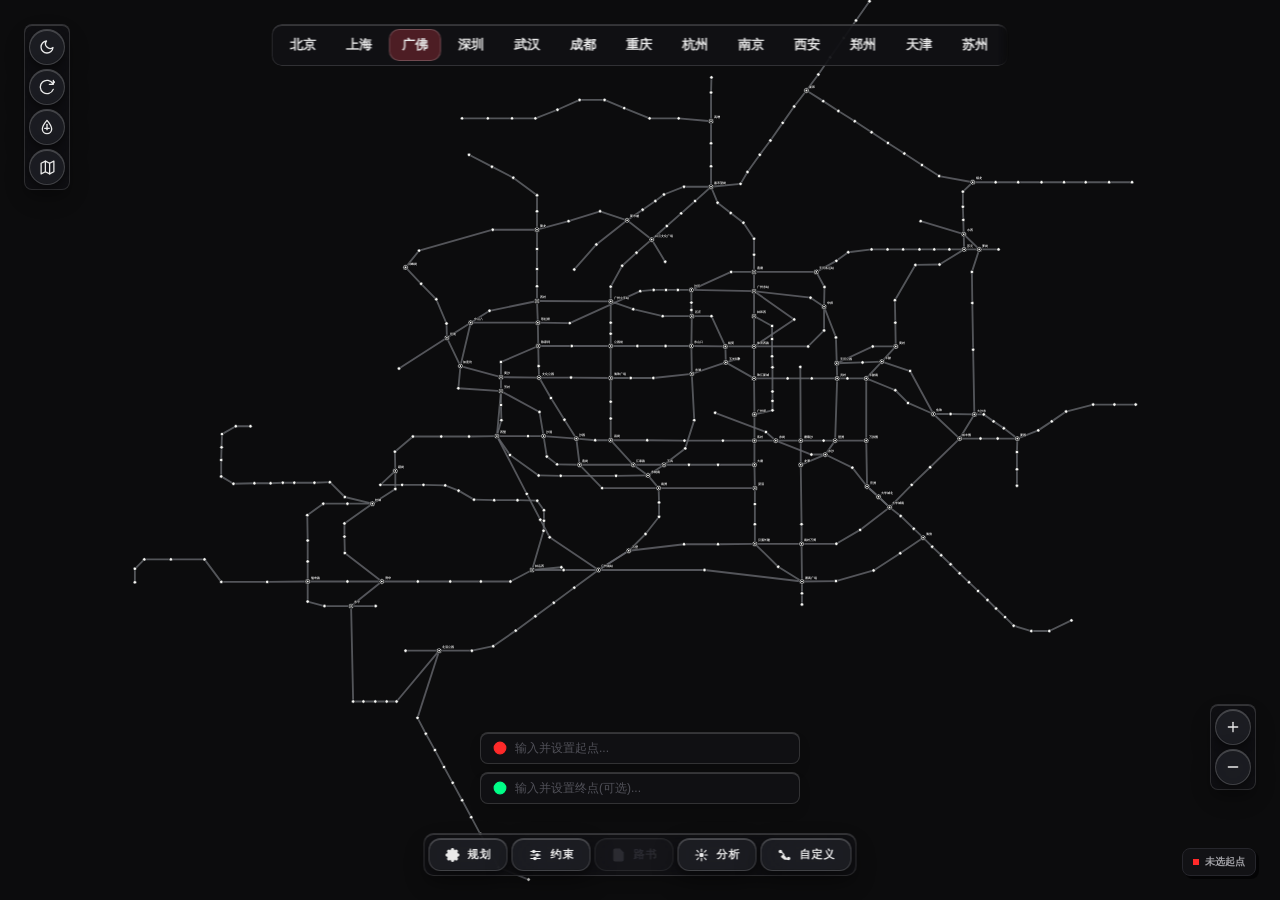
<file: index.html>
<!DOCTYPE html>
<html lang="zh-CN">
<head>
    <meta charset="UTF-8">
    <meta name="viewport" content="width=device-width, initial-scale=1.0, viewport-fit=cover">
    <title>地铁路网线路研究</title>
    
    <!-- Google Fonts -->
    <link rel="preconnect" href="https://fonts.googleapis.com">
    <link rel="preconnect" href="https://fonts.gstatic.com" crossorigin>
    <link href="https://fonts.googleapis.com/css2?family=Outfit:wght@400;500;600;700;800&family=Inter:wght@400;500;600;700&display=swap" rel="stylesheet">
    
    <!-- CSS Style -->
    <link rel="stylesheet" href="styles.css?v=20261115-centrality-mobile-v1">
</head>
<body class="theme-dark">
    <div class="app-container">
        
        <!-- Fullscreen map canvas -->
        <div class="map-section" id="map-section">
            <div class="map-svg-container" id="map-container">
                <!-- SVG map will be rendered dynamically here -->
            </div>
        </div>
        
        <!-- Top Left floating vertical pill (ref app theme/style panel) -->
        <div class="float-panel-left">
            <button class="btn-float" id="btn-theme" title="切换模式">
                <svg viewBox="0 0 24 24" width="16" height="16" stroke="currentColor" stroke-width="2" fill="none" stroke-linecap="round" stroke-linejoin="round">
                    <path d="M21 12.79A9 9 0 1 1 11.21 3 7 7 0 0 0 21 12.79z"></path>
                </svg>
            </button>
            <button class="btn-float" id="btn-reset-map" title="图表重置">
                <svg viewBox="0 0 24 24" width="16" height="16" stroke="currentColor" stroke-width="2" fill="none" stroke-linecap="round" stroke-linejoin="round">
                    <path d="M21.5 2v6h-6M21.34 15.57a10 10 0 1 1-.57-8.38l5.67-5.67"></path>
                </svg>
            </button>
            <button class="btn-float" id="btn-line-colors" title="显示线路官方颜色" aria-pressed="false">
                <svg viewBox="0 0 24 24" width="16" height="16" stroke="currentColor" stroke-width="2" fill="none" stroke-linecap="round" stroke-linejoin="round">
                    <path d="M12 22a7 7 0 0 0 7-7c0-5-7-13-7-13S5 10 5 15a7 7 0 0 0 7 7z"></path>
                    <path d="M12 8v8"></path>
                    <path d="M8.5 14h7"></path>
                </svg>
            </button>
            <button class="btn-float" id="btn-geographic" title="切换地理走向" aria-label="切换地理走向" aria-pressed="false">
                <svg viewBox="0 0 24 24" width="17" height="17" stroke="currentColor" stroke-width="1.8" fill="none" stroke-linecap="round" stroke-linejoin="round"><path d="m3 6 6-3 6 3 6-3v15l-6 3-6-3-6 3z"></path><path d="M9 3v15M15 6v15"></path></svg>
            </button>
        </div>
        <div class="geographic-credit">地理走向数据：© OpenStreetMap contributors</div>
        
        <!-- Floating city selector tabs -->
        <div class="city-tab-container" id="city-tab-container" role="tablist" aria-label="选择城市地铁网络，左右滑动查看更多城市" title="左右滑动查看更多城市">
        </div>
        
        <!-- Bottom Right floating vertical zoom pill (ref app share/focus panel) -->
        <div class="float-panel-right">
            <button class="btn-float" id="btn-zoom-in" title="放大">
                <svg viewBox="0 0 24 24" width="16" height="16" stroke="currentColor" stroke-width="2" fill="none" stroke-linecap="round" stroke-linejoin="round">
                    <line x1="12" y1="5" x2="12" y2="19"></line>
                    <line x1="5" y1="12" x2="19" y2="12"></line>
                </svg>
            </button>
            <button class="btn-float" id="btn-zoom-out" title="缩小">
                <svg viewBox="0 0 24 24" width="16" height="16" stroke="currentColor" stroke-width="2" fill="none" stroke-linecap="round" stroke-linejoin="round">
                    <line x1="5" y1="12" x2="19" y2="12"></line>
                </svg>
            </button>
        </div>

        <!-- Floating start/end station search pill -->
        <div class="search-pill-container" id="search-pill-container">
            <div class="search-pill" style="margin-bottom: 8px;">
                <span class="search-pill-icon" style="color: var(--state-start);">
                    <svg viewBox="0 0 24 24" width="14" height="14" stroke="currentColor" stroke-width="2" fill="none" stroke-linecap="round" stroke-linejoin="round">
                        <circle cx="12" cy="12" r="10" fill="currentColor"></circle>
                    </svg>
                </span>
                <input type="text" class="search-pill-input" id="search-start-input" placeholder="输入并设置起点..." autocomplete="off" aria-label="起点站">
                <div class="suggestions-box" id="start-suggestions" role="listbox" aria-label="起点站建议" style="display:none; bottom:calc(100% + 8px); top:auto;"></div>
            </div>
            <div class="search-pill" id="search-end-pill">
                <span class="search-pill-icon" style="color: var(--state-end);">
                    <svg viewBox="0 0 24 24" width="14" height="14" stroke="currentColor" stroke-width="2" fill="none" stroke-linecap="round" stroke-linejoin="round">
                        <circle cx="12" cy="12" r="10" fill="currentColor"></circle>
                    </svg>
                </span>
                <input type="text" class="search-pill-input" id="search-end-input" placeholder="输入并设置终点(可选)..." autocomplete="off" aria-label="终点站">
                <div class="suggestions-box" id="end-suggestions" role="listbox" aria-label="终点站建议" style="display:none; bottom:calc(100% + 8px); top:auto;"></div>
            </div>
        </div>
        
        <!-- Floating bottom navigation bar (ref main navigation bar) -->
        <div class="bottom-nav-bar" id="bottom-nav-bar">
            <button class="nav-item" id="nav-rules" data-target="drawer-rules">
                <span class="nav-item-icon">
                    <svg viewBox="0 0 24 24" width="14" height="14" stroke="currentColor" stroke-width="2" fill="none" stroke-linecap="round" stroke-linejoin="round">
                        <circle cx="12" cy="12" r="3"></circle>
                        <path d="M19.4 15a1.65 1.65 0 0 0 .33 1.82l.06.06a2 2 0 1 1-2.83 2.83l-.06-.06a1.65 1.65 0 0 0-1.82-.33 1.65 1.65 0 0 0-1 1.51V21a2 2 0 0 1-4 0v-.09A1.65 1.65 0 0 0 9 19.4a1.65 1.65 0 0 0-1.82.33l-.06.06a2 2 0 1 1-2.83-2.83l.06-.06a1.65 1.65 0 0 0 .33-1.82 1.65 1.65 0 0 0-1.51-1H3a2 2 0 0 1 0-4h.09A1.65 1.65 0 0 0 4.6 9a1.65 1.65 0 0 0-.33-1.82l-.06-.06a2 2 0 1 1 2.83-2.83l.06.06a1.65 1.65 0 0 0 1.82.33H9a1.65 1.65 0 0 0 1-1.51V3a2 2 0 0 1 4 0v.09a1.65 1.65 0 0 0 1 1.51 1.65 1.65 0 0 0 1.82-.33l.06-.06a2 2 0 1 1 2.83 2.83l-.06.06a1.65 1.65 0 0 0-.33 1.82V9a1.65 1.65 0 0 0 1.51 1H21a2 2 0 0 1 0 4h-.09a1.65 1.65 0 0 0-1.51 1z"></path>
                    </svg>
                </span>
                <span class="nav-item-label">规划</span>
            </button>
            <button class="nav-item" id="nav-constraints" data-target="drawer-constraints">
                <span class="nav-item-icon">
                    <svg viewBox="0 0 24 24" width="14" height="14" stroke="currentColor" stroke-width="2" fill="none" stroke-linecap="round" stroke-linejoin="round">
                        <line x1="4" y1="6" x2="20" y2="6"></line>
                        <line x1="4" y1="12" x2="20" y2="12"></line>
                        <line x1="4" y1="18" x2="20" y2="18"></line>
                        <circle cx="9" cy="6" r="2"></circle>
                        <circle cx="15" cy="12" r="2"></circle>
                        <circle cx="11" cy="18" r="2"></circle>
                    </svg>
                </span>
                <span class="nav-item-label">约束</span>
            </button>
            <button class="nav-item" id="nav-roadbook" data-target="drawer-roadbook" disabled aria-disabled="true">
                <span class="nav-item-icon">
                    <svg viewBox="0 0 24 24" width="14" height="14" stroke="currentColor" stroke-width="2" fill="none" stroke-linecap="round" stroke-linejoin="round">
                        <path d="M14 2H6a2 2 0 0 0-2 2v16a2 2 0 0 0 2 2h12a2 2 0 0 0 2-2V8z"></path>
                        <polyline points="14 2 14 8 20 8"></polyline>
                        <line x1="16" y1="13" x2="8" y2="13"></line>
                        <line x1="16" y1="17" x2="8" y2="17"></line>
                    </svg>
                </span>
                <span class="nav-item-label">路书</span>
            </button>
            <button class="nav-item" id="nav-analysis" data-target="drawer-analysis">
                <span class="nav-item-icon">
                    <svg viewBox="0 0 24 24" width="14" height="14" stroke="currentColor" stroke-width="2" fill="none" stroke-linecap="round" stroke-linejoin="round">
                        <circle cx="12" cy="12" r="3"></circle>
                        <line x1="12" y1="2" x2="12" y2="6"></line>
                        <line x1="12" y1="18" x2="12" y2="22"></line>
                        <line x1="4.22" y1="4.22" x2="7.05" y2="7.05"></line>
                        <line x1="16.95" y1="16.95" x2="19.78" y2="19.78"></line>
                        <line x1="2" y1="12" x2="6" y2="12"></line>
                        <line x1="18" y1="12" x2="22" y2="12"></line>
                        <line x1="4.22" y1="19.78" x2="7.05" y2="16.95"></line>
                        <line x1="16.95" y1="7.05" x2="19.78" y2="4.22"></line>
                    </svg>
                </span>
                <span class="nav-item-label">分析</span>
            </button>
            <button class="nav-item" id="nav-custom-route" data-target="drawer-custom-route" type="button">
                <span class="nav-item-icon" aria-hidden="true">
                    <svg viewBox="0 0 24 24" width="14" height="14" stroke="currentColor" stroke-width="2" fill="none" stroke-linecap="round" stroke-linejoin="round">
                        <circle cx="5" cy="6" r="2"></circle>
                        <circle cx="19" cy="18" r="2"></circle>
                        <path d="M7 7l4 4-4 4 5 4h5"></path>
                    </svg>
                </span>
                <span class="nav-item-label">自定义</span>
            </button>
        </div>
        
        <!-- Floating Glassmorphism Side Drawer (unified config dialog) -->
        <div class="glass-panel floating-drawer" id="floating-drawer">
            <div class="drawer-header">
                <div class="drawer-title" id="drawer-title">规则设置</div>
                <button class="drawer-close" id="btn-drawer-close">×</button>
            </div>
            
            <!-- Floating helper tooltip box -->
            <div class="glass-panel tooltip-box" id="mode-tooltip-box" style="display:none; position:absolute; z-index:200; left:16px; top:140px; width:calc(100% - 32px); padding:12px; font-size:11px; line-height:1.5; color:var(--text-secondary); border-radius:12px; pointer-events:auto; box-shadow:0 8px 32px rgba(0,0,0,0.85); background:var(--panel-bg); border:1px solid var(--border-color);">
                <div style="font-weight:bold; color:var(--text-primary); margin-bottom:6px; display:flex; justify-content:space-between; align-items:center;">
                    <span>规划模式说明</span>
                    <span id="btn-tooltip-close" style="cursor:pointer; font-size:14px; color:var(--text-muted);">×</span>
                </div>
                <div style="margin-bottom:8px;">
                    <b style="color:var(--neon-blue);">● 单向路径</b>：从起点出发探索一条最长路线，终点站可以为任意其他车站（不要求返回起点）。
                </div>
                <div>
                    <b style="color:var(--neon-pink);">● 闭环回路</b>：路径的终点必须重合回到起点站，形成一条完整的首尾相连的环状圈。
                </div>
            </div>
            
            <div class="drawer-content">
                
                <!-- Pane 1: Rules Config -->
                <div class="config-pane" id="pane-rules" style="display:none; flex-direction:column; gap:14px;">
                    <div class="switch-container">
                        <span class="switch-label">允许重复经过车站</span>
                        <label class="switch">
                            <input type="checkbox" id="allow-station-reuse" checked>
                            <span class="slider"></span>
                        </label>
                    </div>

                    <div class="switch-container">
                        <span class="switch-label">允许重复经过线路</span>
                        <label class="switch">
                            <input type="checkbox" id="allow-line-reuse" checked>
                            <span class="slider"></span>
                        </label>
                    </div>
                    
                    <div class="form-item">
                        <div class="switch-container">
                            <span class="switch-label">限制最大换乘次数</span>
                            <label class="switch">
                                <input type="checkbox" id="limit-transfers-toggle">
                                <span class="slider"></span>
                            </label>
                        </div>
                        <div class="slider-wrapper" id="transfers-slider-container" style="display:none; margin-top:8px;">
                            <input type="range" class="slider-input" id="max-transfers" min="0" max="20" value="5">
                            <span class="slider-val" id="max-transfers-val">5</span>
                        </div>
                    </div>
                    
                    <div class="form-item">
                        <div class="switch-container">
                            <span class="switch-label">限制使用最多线路数</span>
                            <label class="switch">
                                <input type="checkbox" id="limit-lines-toggle">
                                <span class="slider"></span>
                            </label>
                        </div>
                        <div class="slider-wrapper" id="lines-slider-container" style="display:none; margin-top:8px;">
                            <input type="range" class="slider-input" id="max-lines" min="1" max="23" value="5">
                            <span class="slider-val" id="max-lines-val">5</span>
                        </div>
                    </div>

                    
                    <div class="form-item" style="position:relative;">
                        <label class="form-label" style="display:flex; align-items:center; gap:4px;">
                            规划模式
                            <span class="info-icon" id="mode-info-icon" style="cursor:pointer; opacity:0.6; font-size:10px; font-weight:bold; border: 1px solid var(--border-color); padding: 0 4px; line-height:1.2;">i</span>
                        </label>
                        <div class="tab-switcher">
                            <button class="tab-btn active" id="mode-path" data-mode="path">单向路径</button>
                            <button class="tab-btn" id="mode-loop" data-mode="loop">闭环回路</button>
                        </div>
                    </div>

                    <div class="form-item">
                        <label class="form-label">最长目标</label>
                        <div class="tab-switcher">
                            <button class="tab-btn active" id="metric-edges" data-metric="edges">最多区间数</button>
                            <button class="tab-btn" id="metric-distance" data-metric="distance">最长估算距离</button>
                        </div>
                    </div>
                    
                    <button class="btn-primary" id="btn-run-solver" style="margin-top:10px;">
                        <span>开始规划路线</span>
                    </button>
                </div>
                
                <!-- Pane 2: Waypoints Config -->
                <div class="config-pane" id="pane-waypoints" style="display:none; flex-direction:column; gap:12px;">
                    <div class="form-item">
                        <label class="form-label">新增打卡站</label>
                        <div class="autocomplete-container">
                            <input type="text" class="input-text" id="waypoint-input" placeholder="输入并选择打卡站..." autocomplete="off">
                            <div class="suggestions-box" id="waypoint-suggestions" style="display:none;"></div>
                        </div>
                    </div>
                    <div class="form-item">
                        <label class="form-label">当前打卡站列表</label>
                        <div class="chips-container" id="waypoints-chips">
                            <span class="chips-placeholder">暂未添加打卡站</span>
                        </div>
                    </div>
                </div>
                
                <!-- Pane 3: Avoids Config -->
                <div class="config-pane" id="pane-avoids" style="display:none; flex-direction:column; gap:12px;">
                    <div class="form-item">
                        <label class="form-label">新增避让车站或线路</label>
                        <div class="autocomplete-container">
                            <input type="text" class="input-text" id="avoid-input" placeholder="输入并选择车站/线路避开..." autocomplete="off">
                            <div class="suggestions-box" id="avoid-suggestions" style="display:none;"></div>
                        </div>
                    </div>
                    <div class="form-item">
                        <label class="form-label">当前避让黑名单</label>
                        <div class="chips-container" id="avoids-chips">
                            <span class="chips-placeholder">暂未添加避让项</span>
                        </div>
                    </div>
                </div>
                
                <!-- Pane 4: Roadbook Output -->
                <div class="config-pane" id="pane-roadbook" style="display:none; flex-direction:column; gap:14px; height:100%;">
                    <div class="stats-grid">
                        <div class="stat-box">
                            <span class="stat-label">经过区间</span>
                            <span class="stat-value" id="res-edges">0 个</span>
                        </div>
                        <div class="stat-box">
                            <span class="stat-label">途经车站</span>
                            <span class="stat-value" id="res-stations" style="color:var(--neon-blue);">0 个</span>
                        </div>
                        <div class="stat-box">
                            <span class="stat-label">换乘次数</span>
                            <span class="stat-value" id="res-transfers" style="color:var(--neon-pink);">0 次</span>
                        </div>
                        <div class="stat-box">
                            <span class="stat-label">估算距离</span>
                            <span class="stat-value" id="res-distance" style="color:var(--state-end);">0.0 km</span>
                        </div>
                    </div>
                    
                    <button class="btn-primary" id="btn-roadbook-cruise" style="background:var(--state-end); border-color:var(--state-end); color:black; font-weight:bold;">
                        <span>开启路线巡游模拟</span>
                    </button>
                    
                    <div class="roadbook-container">
                        <div class="roadbook-title-row">
                            <div class="roadbook-title-group">
                                <div class="roadbook-title">行车路书</div>
                                <span id="route-approximation-badge" class="route-approximation-badge" hidden title="当前最佳路线，计算未完成" aria-label="当前最佳路线，计算未完成"><span class="route-approximation-ring" aria-hidden="true"></span></span>
                            </div>
                            <button class="roadbook-share-trigger" id="btn-roadbook-share" type="button" title="分享路线">分享</button>
                        </div>
                        <div class="roadbook-list" id="roadbook-list">
                            <div style="font-size:12px; color:var(--text-muted); text-align:center; padding:20px 0;">
                                暂无规划路线，请先在“规则”面板中点击开始
                            </div>
                        </div>
                    </div>
                </div>

                <div class="config-pane" id="pane-custom-route" style="display:none; flex-direction:column; gap:12px;">
                    <button id="btn-custom-route-drawer-toggle" class="custom-route-compact-summary" type="button">
                        <span id="custom-route-compact-count">已选 0 站</span>
                        <span aria-hidden="true">展开</span>
                    </button>
                    <div class="custom-route-summary" id="custom-route-summary">点击任意车站设置起点</div>
                    <div class="stats-grid" aria-live="polite">
                        <div class="stat-box"><span class="stat-label">途经车站</span><span class="stat-value" id="custom-stations">0 个</span></div>
                        <div class="stat-box"><span class="stat-label">换乘次数</span><span class="stat-value" id="custom-transfers">0 次</span></div>
                        <div class="stat-box"><span class="stat-label">估算距离</span><span class="stat-value" id="custom-distance">0.0 km</span></div>
                    </div>
                    <div class="custom-route-actions">
                        <button id="btn-custom-undo" type="button">撤销上一步</button>
                        <button id="btn-custom-clear" type="button">清空</button>
                        <button class="btn-primary" id="btn-custom-confirm" type="button" disabled>确认路线</button>
                    </div>
                </div>

                <!-- Pane 5: Network analysis tools stay separate from the route-planning flow. -->
                <div class="config-pane" id="pane-analysis" style="display:none; flex-direction:column; gap:12px;">
                    <div class="analysis-pane-intro">从线路出发，发现城市的另一种连接。</div>
                    <div class="analysis-card-grid">
                    <button class="analysis-action" id="btn-open-matrix" type="button">
                        <span class="analysis-card-mark" aria-hidden="true"><svg viewBox="0 0 80 48"><path d="M8 12H72M8 24H72M8 36H72M20 7V41M40 7V41M60 7V41"/><circle cx="20" cy="12" r="3"/><circle cx="40" cy="24" r="3"/><circle cx="60" cy="36" r="3"/></svg></span><span class="analysis-card-copy"><span>站间最少站数</span><small>查看站点之间的连接</small></span><span class="analysis-card-arrow" aria-hidden="true">↗</span>
                    </button>
                    <button class="analysis-action" id="btn-open-centrality" type="button">
                        <span class="analysis-card-mark" aria-hidden="true"><svg viewBox="0 0 80 48"><path d="M10 10L40 24 13 39M40 24L68 8M40 24L70 38"/><circle cx="40" cy="24" r="5"/><circle cx="10" cy="10" r="3"/><circle cx="13" cy="39" r="3"/><circle cx="68" cy="8" r="3"/><circle cx="70" cy="38" r="3"/></svg></span><span class="analysis-card-copy"><span>中心性排行</span><small>发现网络中的关键车站</small></span><span class="analysis-card-arrow" aria-hidden="true">↗</span>
                    </button>
                    <button class="analysis-action analysis-card-featured" id="btn-open-city-extremes" type="button">
                        <span class="analysis-card-mark" aria-hidden="true"><svg viewBox="0 0 80 48"><path d="M17 24C17 11 27 6 40 6S63 12 63 24 53 42 40 42 17 37 17 24Z"/><circle cx="17" cy="24" r="3"/><circle cx="40" cy="6" r="3"/><circle cx="63" cy="24" r="3"/><circle cx="40" cy="42" r="3"/></svg></span><span class="analysis-card-copy"><span>城市线网之最</span><small>探索每座城市的最长路线</small></span><span class="analysis-card-arrow" aria-hidden="true">↗</span>
                    </button>
                    <button class="analysis-action" id="btn-open-rose" type="button"><span class="analysis-card-mark" aria-hidden="true"><svg viewBox="0 0 80 48"><path d="M40 4V44M20 24H60M26 10L54 38M54 10L26 38"/><circle cx="40" cy="24" r="14"/><circle cx="40" cy="24" r="3"/></svg></span><span class="analysis-card-copy"><span>方向玫瑰图</span><small>按线路颜色探索轨道走向</small></span><span class="analysis-card-arrow" aria-hidden="true">↗</span></button>
                    <button class="analysis-action" id="btn-open-detour" type="button"><span class="analysis-card-mark" aria-hidden="true"><svg viewBox="0 0 80 48"><path d="M12 32H68" stroke-dasharray="3 4"/><path d="M12 32V14H40V7H59V20H68V32"/><circle cx="12" cy="32" r="3"/><circle cx="68" cy="32" r="3"/></svg></span><span class="analysis-card-copy"><span>绕路之王</span><small>相隔很近，却要绕行很远</small></span><span class="analysis-card-arrow" aria-hidden="true">↗</span></button>
                    <button class="analysis-action" id="btn-open-failure" type="button"><span class="analysis-card-mark" aria-hidden="true"><svg viewBox="0 0 80 48"><path d="M8 24H31M49 24H72M31 24L36 17M44 31L49 24"/><circle cx="8" cy="24" r="3"/><circle cx="72" cy="24" r="3"/><path d="M40 12V20M40 29V31"/></svg></span><span class="analysis-card-copy"><span>故障影响模拟</span><small>看看中断如何改变线网</small></span><span class="analysis-card-arrow" aria-hidden="true">↗</span></button>
                    </div>
                </div>
                
                <!-- Pane 6: Station Wiki -->
                <div class="config-pane" id="pane-wiki" style="display:none; flex-direction:column; gap:14px; height:100%; overflow-y:auto; padding-right:4px;">
                    <div id="wiki-content" style="display:flex; flex-direction:column; gap:14px;">
                        <!-- Wiki details dynamically populated here -->
                    </div>
                </div>
                
            </div>
        </div>
        
        <!-- Floating interactive popup on map clicks -->
        <div class="map-popup" id="map-popup">
            <div class="map-popup-header" id="popup-station-name">车站名称</div>
            <div class="map-popup-status" id="popup-station-status" hidden></div>
            <button class="map-popup-btn" id="popup-btn-start">设为起点</button>
            <button class="map-popup-btn" id="popup-btn-end">设为终点</button>
            <button class="map-popup-btn" id="popup-btn-waypoint">设为必经打卡站</button>
            <button class="map-popup-btn" id="popup-btn-avoid">设为避让站</button>
            <button class="map-popup-btn" id="popup-btn-cruise" style="display:none; color:var(--state-end); font-weight:bold;">开始巡游路线</button>
            <button class="map-popup-btn" id="popup-btn-wiki" style="color:var(--neon-blue); font-weight:bold;">查看车站百科</button>
            <button class="map-popup-btn danger" id="popup-btn-clear-status" style="display:none;">清除状态</button>
        </div>
        
        <!-- Floating status overlay -->
        <div class="map-status-overlay glass-panel" id="map-status-overlay">
            <div class="map-status-row">
                <span class="map-status-dot"></span>
                <span id="map-status-text" aria-live="polite">未选起点</span>
            </div>
        </div>
        
        <!-- Loading spinner overlay -->
        <div class="loading-overlay" id="loading-overlay">
            <div class="spinner"></div>
            <div class="loading-text" id="loading-text">算法实时计算中...</div>
            <div class="progress-container" style="width: 250px; height: 6px; background: rgba(255,255,255,0.08); border-radius: 3px; overflow: hidden; margin-top: 10px; border: 1px solid var(--border-color);">
                <div class="progress-bar" id="solver-progress-bar" style="width: 0%; height: 100%; background: linear-gradient(90deg, var(--neon-blue), var(--neon-purple)); box-shadow: 0 0 8px var(--neon-blue); transition: width 0.1s ease;"></div>
            </div>
            <div class="loading-subtext" id="solver-progress-text" style="font-size: 11px; color: var(--text-secondary); margin-top: 4px;">已探索 0 个状态 (0%)</div>
            <div class="solver-elapsed-time" id="solver-elapsed-time" aria-live="polite">计算用时 00:00</div>
            <section class="solver-decision-dialog" id="solver-decision-dialog" role="dialog" aria-modal="true" aria-labelledby="solver-decision-title" hidden>
                <h2 id="solver-decision-title">计算仍在进行</h2>
                <p id="solver-decision-copy">正在继续寻找更长路线。</p>
                <div class="solver-decision-actions">
                    <button class="btn-primary" id="btn-use-current-best" type="button">使用当前最佳路线</button>
                    <button id="btn-continue-solver" type="button">继续计算</button>
                    <button class="btn-cancel-solver" id="btn-cancel-decision" type="button">取消计算</button>
                </div>
            </section>
            <button class="btn-cancel-solver" id="btn-cancel-solver">取消计算</button>
        </div>

        <!-- Floating Glassmorphism Cruise Control Panel -->
        <div class="glass-panel cruise-panel" id="cruise-panel" style="display:none;">
            <div class="cruise-header">
                <span class="cruise-title">模拟地铁巡游中</span>
                <button class="cruise-close" id="btn-cruise-stop">×</button>
            </div>
            <div class="cruise-body">
                <div class="cruise-info">
                    <span id="cruise-current-station">当前站: --</span>
                    <span id="cruise-next-station">下一站: --</span>
                </div>
                <div class="cruise-progress-row">
                    <span id="cruise-progress-text">0 / 0</span>
                    <div class="cruise-progress-track"
                         id="cruise-progress-track"
                         role="progressbar"
                         aria-label="路书播放进度"
                         aria-valuemin="0"
                         aria-valuemax="100"
                         aria-valuenow="0">
                        <span id="cruise-progress-bar"></span>
                    </div>
                </div>
                <div class="cruise-controls">
                    <button class="cruise-btn" id="btn-cruise-play-pause">暂停</button>
                    <button class="cruise-btn" id="btn-cruise-replay" style="display:none;">重播</button>
                    <div class="cruise-speed-selector">
                        <button class="speed-btn active" data-speed="1">1x</button>
                        <button class="speed-btn" data-speed="2">2x</button>
                        <button class="speed-btn" data-speed="4">4x</button>
                        <button class="speed-btn" data-speed="8">8x</button>
                    </div>
                    <div style="display:flex; flex-direction:column; gap:4px;">
                        <label class="cruise-toggle">
                            <input type="checkbox" id="cruise-track-toggle" checked>
                            <span>视角追踪</span>
                        </label>
                        <label class="cruise-toggle">
                            <input type="checkbox" id="cruise-loop-toggle">
                            <span>循环播放</span>
                        </label>
                    </div>
                </div>
            </div>
        </div>

        <!-- Direct Shortest Path Matrix Modal -->
        <div class="matrix-modal" id="matrix-modal">
            <div class="matrix-header">
                <span class="matrix-title">站间最少途经站数（含起终点）</span>
                <div class="matrix-header-right">
                    <label class="analysis-filter-group">城市
                        <select id="matrix-city-select" class="analysis-select" aria-label="站间最少站数城市"></select>
                    </label>
                    <label class="analysis-filter-group">起始车站
                        <span class="station-select-wrap">
                            <span id="matrix-start-line-icon" class="station-line-icon" aria-hidden="true"></span>
                            <button type="button" id="matrix-start-trigger" class="analysis-select analysis-select-trigger" aria-haspopup="listbox" aria-expanded="false">全部车站</button>
                            <div id="matrix-start-menu" class="station-select-menu" role="listbox" aria-label="站间最少站数起始车站"></div>
                            <select id="matrix-start-select" class="analysis-select-hidden" aria-hidden="true" tabindex="-1"></select>
                        </span>
                    </label>
                    <span class="matrix-filter-label">最少车站数 >=</span>
                    <input type="number" class="matrix-filter-input" id="matrix-filter-input" value="25" min="1" max="100">
                    <button class="matrix-close" id="btn-matrix-close">×</button>
                </div>
            </div>
            <div class="matrix-warning" id="matrix-warning">
                ⚠️ 满足条件的路线过多，已限流仅展示前 500 条站对。请输入更大的筛选值过滤。
            </div>
            <div class="matrix-body" id="matrix-body">
                <!-- Dynamic list table populated by Javascript -->
            </div>
        </div>
        </div>
        
        <!-- Centrality (Degree / Betweenness) Modal -->
        <div class="matrix-modal" id="centrality-modal" style="display:none; flex-direction:column;">
            <div class="matrix-header" style="flex-direction:row;justify-content:space-between;align-items:center;margin-bottom:8px;padding-bottom:6px;border-bottom:1px solid var(--border-color);">
                <span class="matrix-title" style="display:flex;align-items:center;gap:8px;">
                    车站中心性排行榜
                    <button id="btn-centrality-help-toggle" aria-expanded="false" aria-controls="centrality-help-card" style="background:transparent;border:1px solid var(--border-color);border-radius:4px;color:var(--text-secondary);font-size:10px;padding:2px 8px;cursor:pointer;display:flex;align-items:center;gap:4px;">
                        ❓ 指标说明
                    </button>
                </span>
                <div style="display:flex;align-items:center;gap:16px;">
                    <div class="centrality-city-filter">
                        <span style="font-size:10px;color:var(--text-muted);">城市:</span>
                        <select id="centrality-city-select" class="analysis-select" aria-label="中心性排行城市"></select>
                    </div>
                    <div style="display:flex;align-items:center;gap:6px;">
                        <span style="font-size:10px;color:var(--text-muted);">图空间:</span>
                        <label style="font-size:11px;color:var(--text-secondary);display:flex;align-items:center;gap:3px;cursor:pointer;">
                            <input type="radio" name="centrality-space" value="L" id="centrality-space-L" checked style="accent-color:var(--accent-color);">Space L
                        </label>
                        <label style="font-size:11px;color:var(--text-secondary);display:flex;align-items:center;gap:3px;cursor:pointer;margin-left:8px;">
                            <input type="radio" name="centrality-space" value="P" id="centrality-space-P" style="accent-color:var(--state-end);">Space P
                        </label>
                    </div>
                    
                    <div style="width:1px;height:14px;background:var(--border-color);"></div>

                    <!-- Parameter n input -->
                    <div style="display:flex;align-items:center;gap:6px;">
                        <span style="font-size:10px;color:var(--text-muted);font-weight:bold;">乘坐站数 n (Space L):</span>
                        <input type="number" id="centrality-n-val" min="1" step="1" placeholder="全部" aria-label="乘坐站数 n，留空表示全部" style="width:50px;background:rgba(255,255,255,0.03);border:1px solid var(--border-color);border-radius:4px;color:var(--text-primary);padding:2px 4px;font-size:10px;outline:none;text-align:center;">
                    </div>

                    <div style="width:1px;height:14px;background:var(--border-color);"></div>

                    <!-- Filter for coverage >= value -->
                    <div style="display:flex;align-items:center;gap:6px;">
                        <span style="font-size:10px;color:var(--text-muted);font-weight:bold;">筛选覆盖车站数 ≥:</span>
                        <input type="number" id="centrality-coverage-filter" min="0" placeholder="全部" aria-label="筛选覆盖车站数，留空表示全部" style="width:55px;background:rgba(255,255,255,0.03);border:1px solid var(--border-color);border-radius:4px;color:var(--text-primary);padding:2px 4px;font-size:10px;outline:none;text-align:center;">
                    </div>

                    <button class="matrix-close" id="btn-centrality-close">×</button>
                </div>
            </div>
            
            <!-- Collapsible Inline Help Card -->
            <div id="centrality-help-card" style="display:none;margin-bottom:10px;background:rgba(255,255,255,0.03);border:1px solid var(--border-color);border-radius:8px;padding:12px;font-size:11px;line-height:1.6;color:var(--text-secondary);overflow-y:auto;max-height:260px;flex-shrink:0;">
                <div style="font-weight:bold;color:var(--text-primary);margin-bottom:8px;font-size:12px;display:flex;align-items:center;gap:4px;">
                    📖 地铁网络分析指标与空间使用指南
                </div>
                
                <div style="margin-bottom:10px;">
                    <span style="font-weight:bold;color:var(--accent-color);font-size:11.5px;">▸ Space L（拓扑空间）— “物理轨道几何”</span><br>
                    <span style="color:var(--text-muted);">最接近地铁轨道真实地理排布的模型。只有相邻的物理车站之间有直接连线。</span>
                    <div style="margin-left:8px;margin-top:4px;">
                        • <b style="color:var(--neon-blue);">度数</b>：物理直达的相邻车站个数。即直接连接了几条轨道分支。<br>
                        • <b style="color:var(--neon-purple);">介数</b>：控制物理轨道流向的交通咽喉。介数越高，说明越多的全网物理最短路径需要通过该物理站点。<br>
                        • <b style="color:var(--neon-pink);">随机游走介数</b>：乘客乘车时“盲目游走”或在岔路口随机选择方向时通过该站的概率，有助于识别备用的物理中转站。<br>
                        • <b style="color:var(--state-avoid);">N站覆盖数</b>：以该站为起点，在乘坐至多 n 个车站（n 步物理跳数）以内可以到达的非重复车站总数，反映了局部的物理辐射范围。
                    </div>
                </div>
                
                <div style="border-top:1px solid rgba(255,255,255,0.08);padding-top:8px;">
                    <span style="font-weight:bold;color:var(--state-end);font-size:11.5px;">▸ Space P（乘客转乘空间）— “同线零换乘直达”</span><br>
                    <span style="color:var(--text-muted);">最贴近乘客转乘体感的设计模型。同一条地铁线路上的所有车站之间均直接相连。</span>
                    <div style="margin-left:8px;margin-top:4px;">
                        • <b style="color:var(--neon-blue);">度数（直达辐射范围）</b>：从该站出发，在<b>不需要换乘</b>的情况下能坐一趟车直达的全城车站总数。<br>
                        • <b style="color:var(--neon-purple);">介数（换乘最优咽喉）</b>：若全网乘客出行都选择<b>“换乘次数最少”</b>的路线，有多少条出行路径必须在这个车站换乘。代表了最核心的换乘中枢地位。<br>
                        • <b style="color:var(--neon-pink);">随机游走介数（随缘中转枢纽）</b>：模拟乘客不看导航随缘坐车、换乘时随机选择线路时，作为中转站被途经的频次。能有效发现非最优解但高连通性的隐性换乘咽喉。
                    </div>
                </div>
            </div>



            <p class="centrality-scroll-hint">左右滑动查看全部指标，车站名称保持可见</p>
            <div class="matrix-body" id="centrality-body" style="flex:1;overflow-y:auto;">
                <!-- Dynamic table populated by JS -->
            </div>
        </div>

    </div>

        <!-- Subway Data Source -->
        <!-- City-wide extremes use the existing solver with every station as a candidate start. -->
        <div class="matrix-modal city-extremes-modal" id="city-extremes-modal">
            <div class="matrix-header">
                <div>
                    <div class="matrix-title">城市线网之最</div>
                    <div class="city-extremes-subtitle">按规则扫描全城起点，结果可直接回到地图与路书。</div>
                </div>
                <button class="matrix-close" id="btn-city-extremes-close" aria-label="关闭城市线网之最">×</button>
            </div>
            <div class="city-extremes-controls">
                <label class="city-extremes-field">
                    <span>城市</span>
                    <select id="city-extremes-city"></select>
                </label>
                <fieldset class="city-extremes-rules">
                    <legend>路线规则</legend>
                    <label><input type="radio" name="city-extreme-rule" value="path-reuse" checked> 重复站点最长单向路线</label>
                    <label><input type="radio" name="city-extreme-rule" value="loop-reuse"> 重复站点最长闭环路线</label>
                    <label><input type="radio" name="city-extreme-rule" value="path-simple"> 不重复站点最长单向路线</label>
                    <label><input type="radio" name="city-extreme-rule" value="loop-simple"> 不重复站点最长闭环路线</label>
                </fieldset>
                <fieldset class="city-extremes-rules">
                    <legend>优化目标</legend>
                    <label><input type="radio" name="city-extreme-metric" value="edges" checked> 按区间数</label>
                    <label><input type="radio" name="city-extreme-metric" value="distance"> 按估算距离</label>
                </fieldset>
                <div class="city-extremes-actions">
                    <button class="btn-primary" id="btn-city-extremes-run" type="button">查看/扫描结果</button>
                    <button class="btn-cancel-solver" id="btn-city-extremes-cancel" type="button" style="display:none;">取消扫描</button>
                </div>
            </div>
            <div class="city-extremes-status" id="city-extremes-status">选择城市、规则和优化目标后查看路线。</div>
            <div class="city-extremes-result" id="city-extremes-result"></div>
        </div>

        <div class="share-sheet" id="share-sheet" role="dialog" aria-modal="true" aria-labelledby="share-sheet-title" style="display:none;">
            <div class="share-sheet-backdrop" data-share-close="true"></div>
            <section class="share-sheet-panel">
                <div class="share-sheet-header">
                    <div>
                        <div class="share-sheet-eyebrow">本地生成</div>
                        <h2 id="share-sheet-title">分享路线</h2>
                    </div>
                    <button class="drawer-close" id="btn-share-close" type="button" aria-label="关闭分享">×</button>
                </div>
                <div class="share-mode-tabs" role="tablist" aria-label="分享内容密度">
                    <button class="share-mode-tab" type="button" data-share-mode="compact" role="tab">精简</button>
                    <button class="share-mode-tab active" type="button" data-share-mode="normal" role="tab">详细</button>
                    <button class="share-mode-tab" type="button" data-share-mode="complete" role="tab">完整</button>
                </div>
                <div class="share-preview-wrap">
                    <img id="share-preview-image" alt="路线分享卡预览">
                </div>
                <div class="share-sheet-actions">
                    <button id="btn-share-download" type="button">下载图片</button>
                    <button id="btn-share-system" type="button">系统分享</button>
                    <button id="btn-share-expand" type="button" style="display:none;">查看大图</button>
                    <button class="btn-primary" id="btn-share-print" type="button" style="display:none;">打印 / 存为 PDF</button>
                </div>
            </section>
        </div>

        <div class="share-large-viewer" id="share-large-viewer" role="dialog" aria-modal="true" aria-label="完整路线大图" style="display:none;">
            <button class="share-large-viewer-close" id="btn-share-large-close" type="button" aria-label="关闭大图">×</button>
            <div class="share-large-viewer-scroll"><img id="share-large-viewer-image" alt="完整路线大图"></div>
        </div>

    <script src="subway_data.js?v=20261115-xiamen-46-v1"></script>
    <script src="city_extremes_results.js?v=20261115-xiamen-46-v1"></script>
    <script src="mobile-map-interaction.js"></script>
    <script src="topology-rules.js"></script>
    <script src="route-rules.js"></script>
    <script src="solver-contract.js"></script>
    <script src="city-registry.js"></script>
    <script src="calculation-topology.js"></script>
    <script src="custom-route.js"></script>
    <script src="station-label-layout.js"></script>
    <script src="line-badge-layout.js"></script>
    <script src="share-export.js"></script>
    <script src="network-research-core.js?v=20261102-all-cities"></script>
    <script src="network-research-ui.js?v=20261103-review-medium-low-v4"></script>
    <script src="geographic-view.js?v=20261105-all-cities-v1"></script>
    <script src="orientation-rose.js?v=20261105-1"></script>
    <script src="orientation-rose-ui.js?v=20261115-rose-scroll-v1"></script>
    <script src="interaction-polish.js?v=20261115-1"></script>
    <script src="solver-progress.js"></script>
    <script src="site-runtime.js"></script>
    <script src="analytics-client.js"></script>
    
    <!-- Page Controller script -->
    <script>
        document.addEventListener("DOMContentLoaded", () => {
            let selectedCity = "guangzhou";
            let data = window.subwayDataMap ? window.subwayDataMap[selectedCity] : window.subwayData;
            if (!data) {
                alert("未能加载地铁数据，请检查 subway_data.js！");
                return;
            }
            window.CityRegistry.renderTabs(
                document.getElementById("city-tab-container"),
                window.subwayDataMap,
                selectedCity
            );
            document.title = "地铁路网线路研究";
            let calculationTopology = getCalculationCityData(selectedCity).topology;

            // Planning state is the single source of truth for every map marker, form control and solver request.
            let selectedStartStation = "";
            let selectedEndStation = "";
            let routeMode = "path";
            let optimizeMetric = "edges";
            let showOfficialLineColors = false;
            let geographicView = null;
            let geographicPending = false;
            const geographicDataPromises = new Map();
            const geographicButton = document.getElementById("btn-geographic");
            function syncGeographicControl() {
                geographicButton.disabled = geographicPending;
                geographicButton.setAttribute("aria-pressed", geographicView ? "true" : "false");
                geographicButton.classList.toggle("active", !!geographicView);
                const name = geographicView ? "返回线网示意图" : "切换地理走向";
                geographicButton.title = name; geographicButton.setAttribute("aria-label", name);
            }
            function mapEdgeShape(edge) {
                const u = data.nodes.find(n => n.name === edge.u), v = data.nodes.find(n => n.name === edge.v);
                if (!u || !v) return null;
                return geographicView ? geographicView.points(edge) : {estimated:false, points:[u,v]};
            }
            function mapPolyline(points) { return points.map(p => `${p.x},${p.y}`).join(" "); }

            const selectedWaypoints = new Set();
            const selectedAvoids = new Set();
            const activeWorkers = new Set();
            let activeSolverSession = null;
            let researchController = null;
            let researchPreviousView = null;
            let isCustomRouteMode = false;
            let customRouteGraph = window.CustomRoute.createGraph(calculationTopology.nodes, calculationTopology.edges);
            let customRouteDraft = window.CustomRoute.createDraft();
            let currentConfirmedResult = null;
            let confirmedRouteSource = "solver";
            let hoveredStationName = "";
            let currentRouteSegments = [];
            let shareMode = "normal";
            let sharePreviewUrl = "";

            function getStationOperationalStatus(nodeOrName, cityData = data) {
                const rawCity = cityData?.rawCity || cityData;
                if (!rawCity?.nodes) return null;
                const node = typeof nodeOrName === "string"
                    ? rawCity.nodes.find(item => item.name === nodeOrName)
                    : nodeOrName;
                return node?.wiki?.operationalStatus || null;
            }

            function isStationUnavailable(nodeOrName, cityData = data) {
                return getStationOperationalStatus(nodeOrName, cityData)?.state === "temporarily_closed";
            }

            function getRouteMapSegments(edge) {
                return calculationTopology.getMapSegments(edge);
            }

            // Cruise state is deliberately separate from route planning so pausing an animation never changes a route.
            let cruiseIsPlaying = false;
            let cruiseSpeedMultiplier = 1;
            let cruiseLastTimestamp = null;
            let cruisePathPoints = [];
            let cruiseSegments = [];
            let cruiseCurrentSegmentIndex = 0;
            let cruiseCurrentSegmentProgress = 0.0;
            let cruisePreviousViewport = null;
            const BASE_CRUISE_SPEED = 80.0;
            const CRUISE_MIN_SCALE = 4.0;

            // Zoom & Pan state
            let scale = 1.0;
            let translateX = 0;
            let translateY = 0;
            const LINE_BADGE_MIN_SCALE = 4.0;
            let lastStationLabelRects = [];
            let isDragging = false;
            let startDragX = 0;
            let startDragY = 0;
            let dragStartTranslateX = 0;
            let dragStartTranslateY = 0;

            // Cache stable DOM anchors once; dynamic SVG children are recreated by renderSvgMap().
            const appContainer = document.querySelector(".app-container");
            const mapContainer = document.getElementById("map-container");
            const mapSection = document.getElementById("map-section");
            const mapPopup = document.getElementById("map-popup");
            const popupStationName = document.getElementById("popup-station-name");
            const mapStatusText = document.getElementById("map-status-text");
            const mapStatusOverlay = document.getElementById("map-status-overlay");
            const drawer = document.getElementById("floating-drawer");
            const drawerTitle = document.getElementById("drawer-title");

            let clickedStationName = "";

            // Rebuild the SVG from the selected city's data, then project persistent planning state onto it.
            function renderSvgMap() {
                const nodes = data.nodes;
                const edges = data.edges;

                // Some source records omit one coordinate. Ignore those values while calculating the viewport bounds.
                const xs = nodes.map(n => n.x).filter(x => x !== 0);
                const ys = nodes.map(n => n.y).filter(y => y !== 0);
                const minX = Math.min(...xs) - 50;
                const maxX = Math.max(...xs) + 50;
                const minY = Math.min(...ys) - 50;
                const maxY = Math.max(...ys) + 50;
                const w = maxX - minX;
                const h = maxY - minY;

                translateX = -minX;
                translateY = -minY;
                scale = 1.0;

                let svgHtml = `
                    <svg id="metro-svg" viewBox="0 0 ${w} ${h}">
                        <g id="map-viewport-group">
                            <g id="edges-group"></g>
                            <g id="highlight-edges-group"></g>
                            <g id="stations-group"></g>
                            <g id="highlight-stations-group"></g>
                            <g id="line-badges-group"></g>
                            <g id="labels-group"></g>
                        </g>
                    </svg>
                `;
                mapContainer.innerHTML = svgHtml;

                const edgesGroup = document.getElementById("edges-group");
                const stationsGroup = document.getElementById("stations-group");
                const labelsGroup = document.getElementById("labels-group");

                function getLabelDefaultOpacity(nodeName, isTransfer) {
                    if (nodeName === selectedStartStation || nodeName === selectedEndStation || selectedWaypoints.has(nodeName) || selectedAvoids.has(nodeName) || isStationTraversed(nodeName)) {
                        return "1.0";
                    }
                    return isTransfer ? "0.65" : "0.0";
                }

                // Draw base lines in gray by default; users can toggle official line colors for network exploration.
                edges.forEach((edge, idx) => {
                    const uNode = nodes.find(n => n.name === edge.u);
                    const vNode = nodes.find(n => n.name === edge.v);
                    if (uNode && vNode) {
                        const shape = mapEdgeShape(edge);
                        if (!shape) return;
                        const line = document.createElementNS("http://www.w3.org/2000/svg", "polyline");
                        line.setAttribute("points", mapPolyline(shape.points));
                        line.setAttribute("fill", "none");
                        if (shape.estimated) { line.setAttribute("stroke-dasharray", "7 6"); line.dataset.geometry = "estimated"; }
                        else if (geographicView) line.dataset.geometry = "osm";
                        const description = document.createElementNS("http://www.w3.org/2000/svg", "title");
                        description.textContent = `${edge.line} ${edge.u}—${edge.v}${shape.estimated ? "：站间直线估算" : geographicView ? "：OSM 候选走向" : ""}`;
                        line.appendChild(description);
                        line.setAttribute("class", "metro-line");
                        line.setAttribute("aria-hidden", "true");
                        line.setAttribute("stroke", showOfficialLineColors
                            ? safeLineColor(edge.color, "var(--base-line-color)")
                            : "var(--base-line-color)");
                        line.setAttribute("stroke-width", "4.5");
                        if (geographicView) line.setAttribute("stroke-width", "7");
                        line.setAttribute("stroke-linecap", "round");
                        line.setAttribute("stroke-linejoin", "round");
                        line.setAttribute("opacity", showOfficialLineColors ? "0.92" : "0.78");
                        line.setAttribute("id", `edge-base-${idx}`);
                        edgesGroup.appendChild(line);
                    }
                });

                // Draw base stations and bind tooltips/hovers
                nodes.forEach(node => {
                    const isTransfer = node.lines.length > 1;

                    const stationGroup = document.createElementNS("http://www.w3.org/2000/svg", "g");
                    const isUnavailable = isStationUnavailable(node);
                    stationGroup.setAttribute("class", `svg-station${isUnavailable ? " station-unavailable" : ""}`);
                    stationGroup.setAttribute("id", `station-node-${node.name}`);
                    stationGroup.setAttribute("role", "button");
                    stationGroup.setAttribute("tabindex", "0");
                    stationGroup.setAttribute("aria-label", isUnavailable ? `${node.name}，暂停服务，不参与路线计算` : `选择车站 ${node.name}`);
                    
                    // The SVG map remains directly operable without a mouse: keyboard users can
                    // open the same station action menu with Enter or Space.
                    stationGroup.addEventListener("click", (e) => {
                        e.stopPropagation();
                        handleStationActivation(node.name, e);
                    });
                    stationGroup.addEventListener("keydown", (e) => {
                        if (e.key === "Enter" || e.key === " ") {
                            e.preventDefault();
                            handleStationActivation(node.name, { clientX: window.innerWidth / 2, clientY: window.innerHeight / 2 });
                        }
                    });

                    stationGroup.addEventListener("mouseover", () => {
                        hoveredStationName = node.name;
                        refreshStationLabels();
                    });

                    stationGroup.addEventListener("mouseout", () => {
                        if (hoveredStationName === node.name) hoveredStationName = "";
                        refreshStationLabels();
                    });

                    // Keep the compact classic station mark while making touch selection forgiving.
                    const hitArea = document.createElementNS("http://www.w3.org/2000/svg", "circle");
                    hitArea.setAttribute("cx", node.x);
                    hitArea.setAttribute("cy", node.y);
                    hitArea.setAttribute("r", isTransfer ? "14" : "12");
                    hitArea.setAttribute("class", "station-hit-area");
                    stationGroup.appendChild(hitArea);

                    const circle = document.createElementNS("http://www.w3.org/2000/svg", "circle");
                    circle.setAttribute("cx", node.x);
                    circle.setAttribute("cy", node.y);
                    circle.setAttribute("class", `station-marker station-marker-primary ${isTransfer ? "station-marker-transfer" : "station-marker-local"}`);
                    
                    const isSelected = (node.name === selectedStartStation || 
                                       (routeMode === "path" && node.name === selectedEndStation) || 
                                       selectedWaypoints.has(node.name) || 
                                       selectedAvoids.has(node.name));

                    let strokeColor = "var(--station-outline)";
                    if (node.name === selectedStartStation) {
                        strokeColor = "var(--state-start)";
                    } else if (routeMode === "path" && node.name === selectedEndStation) {
                        strokeColor = "var(--state-end)";
                    } else if (selectedWaypoints.has(node.name)) {
                        strokeColor = "var(--state-waypoint)";
                    } else if (selectedAvoids.has(node.name)) {
                        strokeColor = "var(--state-avoid)";
                    }

                    if (isTransfer) {
                        circle.setAttribute("r", "6.5");
                        circle.setAttribute("fill", "var(--station-fill)");
                        circle.setAttribute("stroke-width", "2.0");
                        circle.setAttribute("stroke", strokeColor);
                    } else {
                        circle.setAttribute("r", "4.2");
                        circle.setAttribute("fill", "var(--station-fill)");
                        circle.setAttribute("stroke-width", isSelected ? "2.0" : "1.5");
                        circle.setAttribute("stroke", strokeColor);
                    }
                    
                    stationGroup.appendChild(circle);

                    if (isTransfer) {
                        const innerRing = document.createElementNS("http://www.w3.org/2000/svg", "circle");
                        innerRing.setAttribute("cx", node.x);
                        innerRing.setAttribute("cy", node.y);
                        innerRing.setAttribute("r", "3.2");
                        innerRing.setAttribute("class", "station-marker station-marker-inner");
                        innerRing.setAttribute("fill", "none");
                        innerRing.setAttribute("stroke", "var(--station-outline)");
                        innerRing.setAttribute("stroke-width", "1.0");
                        innerRing.setAttribute("pointer-events", "none");
                        stationGroup.appendChild(innerRing);
                    }

                    stationsGroup.appendChild(stationGroup);

                    // Text label (dynamically shown/hidden)
                    const text = document.createElementNS("http://www.w3.org/2000/svg", "text");
                    text.setAttribute("x", node.x);
                    text.setAttribute("y", node.y - (isTransfer ? 8 : 6));
                    text.setAttribute("fill", isUnavailable ? "var(--station-disabled)" : (isTransfer ? "var(--text-primary)" : "var(--text-secondary)"));
                    text.setAttribute("font-size", isTransfer ? "6.5" : "4.5");
                    text.setAttribute("font-family", "inherit");
                    text.setAttribute("text-anchor", "middle");
                    text.setAttribute("id", `label-text-${node.name}`);
                    text.setAttribute("class", `station-label ${isTransfer ? "station-label-transfer" : "station-label-local"}`);
                    text.setAttribute("opacity", getLabelDefaultOpacity(node.name, isTransfer));
                    text.setAttribute("pointer-events", "none");
                    if (isTransfer) {
                        text.setAttribute("font-weight", "bold");
                    }
                    text.textContent = node.name;
                    labelsGroup.appendChild(text);
                });

                // Create and append train SVG group at the very end of the viewport
                const trainGroup = document.createElementNS("http://www.w3.org/2000/svg", "g");
                trainGroup.setAttribute("id", "train-group");
                trainGroup.setAttribute("style", "display:none; pointer-events:none;");

                const trainHalo = document.createElementNS("http://www.w3.org/2000/svg", "circle");
                trainHalo.setAttribute("cx", "0");
                trainHalo.setAttribute("cy", "0");
                trainHalo.setAttribute("r", "10");
                trainHalo.setAttribute("class", "train-marker-halo");
                trainHalo.setAttribute("fill", "var(--state-end)");
                trainHalo.setAttribute("opacity", "0.22");
                trainGroup.appendChild(trainHalo);

                const trainDot = document.createElementNS("http://www.w3.org/2000/svg", "circle");
                trainDot.setAttribute("cx", "0");
                trainDot.setAttribute("cy", "0");
                trainDot.setAttribute("r", "6");
                trainDot.setAttribute("class", "train-marker-core");
                trainDot.setAttribute("fill", "var(--station-fill)");
                trainDot.setAttribute("stroke", "var(--state-end)");
                trainDot.setAttribute("stroke-width", "3");
                trainGroup.appendChild(trainDot);

                const trainLabel = document.createElementNS("http://www.w3.org/2000/svg", "text");
                trainLabel.setAttribute("x", "0");
                trainLabel.setAttribute("y", "-12");
                trainLabel.setAttribute("fill", "var(--state-end)");
                trainLabel.setAttribute("font-size", "7.5");
                trainLabel.setAttribute("font-weight", "bold");
                trainLabel.setAttribute("text-anchor", "middle");
                trainLabel.setAttribute("font-family", "inherit");
                trainLabel.setAttribute("class", "train-marker-label");
                trainLabel.textContent = "";
                trainGroup.appendChild(trainLabel);

                const viewport = document.getElementById("map-viewport-group");
                if (viewport) {
                    viewport.appendChild(trainGroup);
                }

                updateViewportTransform();
                refreshStationLabels();
            }

            let lastResultStations = [];
            function isStationTraversed(name) {
                return lastResultStations.includes(calculationTopology.normalizeStation(name));
            }

            function getStationLabelPriority(node) {
                if (isStationUnavailable(node)) return 450;
                if (node.name === hoveredStationName || node.name === clickedStationName || calculationTopology.normalizeStation(node.name) === customRouteDraft.current) return 600;
                if (node.name === selectedStartStation || node.name === selectedEndStation) return 500;
                if (node.lines.length > 1) return 400;
                if (isStationTraversed(node.name)) return 300;
                return scale >= 1.7 ? 100 : 0;
            }

            function isNodeInCurrentViewport(node, svg) {
                const viewBox = svg.viewBox.baseVal;
                const left = -translateX / scale;
                const top = -translateY / scale;
                const margin = 32 / scale;
                return node.x >= left - margin && node.x <= left + viewBox.width / scale + margin &&
                    node.y >= top - margin && node.y <= top + viewBox.height / scale + margin;
            }

            function buildPriorityMarkerRects(nodes) {
                return nodes
                    .filter(node => node.name === selectedStartStation || node.name === selectedEndStation || node.name === customRouteDraft.current)
                    .map(node => ({ left: node.x - 8, top: node.y - 8, right: node.x + 8, bottom: node.y + 8 }));
            }

            function buildStationMarkerRects(nodes, svg) {
                return nodes
                    .filter(node => isNodeInCurrentViewport(node, svg))
                    .map(node => {
                        const radius = node.lines.length > 1 ? 14 : 11;
                        return { left: node.x - radius, top: node.y - radius, right: node.x + radius, bottom: node.y + radius };
                    });
            }

            function buildHighlightBlockedRects() {
                const group = document.getElementById("highlight-edges-group");
                if (!group) return [];
                return Array.from(group.children).flatMap(child => {
                    try {
                        const box = child.getBBox();
                        const padding = 5;
                        return [{
                            left: box.x - padding,
                            top: box.y - padding,
                            right: box.x + box.width + padding,
                            bottom: box.y + box.height + padding
                        }];
                    } catch (error) {
                        return [];
                    }
                });
            }

            function buildLineBlockedSegments() {
                return data.edges.flatMap(edge => {
                    const from = data.nodes.find(node => node.name === edge.u);
                    const to = data.nodes.find(node => node.name === edge.v);
                    if (!from || !to || isStationUnavailable(from) || isStationUnavailable(to)) return [];
                    return [{ x1: from.x, y1: from.y, x2: to.x, y2: to.y, padding: 6 }];
                });
            }

            function lineBadgeTextColor() {
                return "#ffffff";
            }

            function buildLineBadgeCandidates() {
                const svg = document.getElementById("metro-svg");
                if (!svg || !window.LineBadgeLayout) return [];

                const candidates = [];
                data.edges.forEach((edge, index) => {
                    const from = data.nodes.find(node => node.name === edge.u);
                    const to = data.nodes.find(node => node.name === edge.v);
                    if (!from || !to || isStationUnavailable(from) || isStationUnavailable(to)) return;
                    if (!isNodeInCurrentViewport(from, svg) && !isNodeInCurrentViewport(to, svg)) return;

                    const dx = to.x - from.x;
                    const dy = to.y - from.y;
                    const length = Math.hypot(dx, dy);
                    if (length < 18) return;

                    const tangentX = dx / length;
                    const tangentY = dy / length;
                    const normalX = -tangentY;
                    const normalY = tangentX;
                    const midpointX = (from.x + to.x) / 2;
                    const midpointY = (from.y + to.y) / 2;
                    const line = String(edge.line || "");
                    const characterCount = Array.from(line).length;
                    const width = Math.max(32, characterCount * 5 + 14);
                    const height = 14;
                    const along = Math.min(24, length * 0.16);
                    const normalOffset = 24;
                    const color = safeLineColor(edge.color, "var(--neon-blue)");

                    candidates.push({
                        id: `line-badge-${line}-${index}`,
                        line,
                        color,
                        x: midpointX,
                        y: midpointY,
                        width,
                        height,
                        priority: Math.min(length, 180) + Math.min(length / 2, 60),
                        slots: [
                            [normalX * normalOffset, normalY * normalOffset, "normal-positive"],
                            [-normalX * normalOffset, -normalY * normalOffset, "normal-negative"],
                            [normalX * normalOffset + tangentX * along, normalY * normalOffset + tangentY * along, "shift-positive"],
                            [-normalX * normalOffset - tangentX * along, -normalY * normalOffset - tangentY * along, "shift-negative"]
                        ]
                    });
                });
                return candidates;
            }

            function renderLineBadge(group, item) {
                const badgeGroup = document.createElementNS("http://www.w3.org/2000/svg", "g");
                badgeGroup.setAttribute("class", "line-badge-map");
                badgeGroup.setAttribute("data-line", item.line);
                badgeGroup.setAttribute("aria-label", `线路 ${item.line}`);
                badgeGroup.setAttribute("pointer-events", "none");

                const rect = document.createElementNS("http://www.w3.org/2000/svg", "rect");
                rect.setAttribute("class", "line-badge-map-bg");
                rect.setAttribute("x", item.rect.left);
                rect.setAttribute("y", item.rect.top);
                rect.setAttribute("width", item.rect.right - item.rect.left);
                rect.setAttribute("height", item.rect.bottom - item.rect.top);
                rect.setAttribute("rx", "4");
                rect.setAttribute("fill", item.color);
                rect.setAttribute("stroke", "var(--map-badge-outline)");
                rect.setAttribute("stroke-width", "1.4");
                rect.setAttribute("vector-effect", "non-scaling-stroke");
                badgeGroup.appendChild(rect);

                const text = document.createElementNS("http://www.w3.org/2000/svg", "text");
                text.setAttribute("class", "line-badge-map-text");
                text.setAttribute("x", (item.rect.left + item.rect.right) / 2);
                text.setAttribute("y", (item.rect.top + item.rect.bottom) / 2);
                text.setAttribute("fill", lineBadgeTextColor(item.color));
                text.setAttribute("font-size", "6");
                text.setAttribute("font-weight", "700");
                text.setAttribute("font-family", "inherit");
                text.setAttribute("text-anchor", "middle");
                text.setAttribute("dominant-baseline", "middle");
                text.textContent = item.line;
                badgeGroup.appendChild(text);
                group.appendChild(badgeGroup);
            }

            function refreshLineBadges(stationLabelRects = lastStationLabelRects) {
                const badgesGroup = document.getElementById("line-badges-group");
                const svg = document.getElementById("metro-svg");
                if (!badgesGroup || !svg || !window.LineBadgeLayout) return;
                badgesGroup.replaceChildren();
                if (scale < LINE_BADGE_MIN_SCALE) return;

                const blockedRects = [
                    ...stationLabelRects,
                    ...buildStationMarkerRects(data.nodes, svg),
                    ...buildPriorityMarkerRects(data.nodes),
                    ...buildHighlightBlockedRects()
                ];
                const layout = window.LineBadgeLayout.place(buildLineBadgeCandidates(), blockedRects, {
                    maxPerLine: 1,
                    blockedSegments: buildLineBlockedSegments()
                });
                layout.placed.forEach(item => renderLineBadge(badgesGroup, item));
            }

            function refreshStationLabels() {
                const svg = document.getElementById("metro-svg");
                const labelsGroup = document.getElementById("labels-group");
                if (!svg || !labelsGroup || !window.StationLabelLayout) return;

                const candidateById = new Map();

                data.nodes.forEach(node => {
                    const label = document.getElementById(`label-text-${node.name}`);
                    if (!label) return;
                    const priority = getStationLabelPriority(node);
                    const isTransfer = node.lines.length > 1;
                    label.setAttribute("x", node.x);
                    label.setAttribute("y", node.y);
                    label.setAttribute("text-anchor", "start");
                    label.setAttribute("font-size", isTransfer ? "6.5" : "4.5");
                    label.setAttribute("font-weight", isTransfer || priority >= 500 ? "700" : "400");
                    label.setAttribute("opacity", "0");
                    if (!priority || !isNodeInCurrentViewport(node, svg)) return;

                    const bounds = label.getBBox();
                    candidateById.set(node.name, {
                        id: node.name,
                        x: node.x,
                        y: node.y,
                        width: Math.max(bounds.width, 1),
                        height: Math.max(bounds.height, 1),
                        priority,
                        label,
                        node
                    });
                });

                const layout = window.StationLabelLayout.place([...candidateById.values()], buildPriorityMarkerRects(data.nodes));
                layout.placed.forEach(item => {
                    const candidate = candidateById.get(item.id);
                    if (!candidate) return;
                    const { label, node } = candidate;
                    label.setAttribute("x", item.x);
                    label.setAttribute("y", item.y);
                    label.setAttribute("fill", isStationUnavailable(node) ? "var(--station-disabled)" : (node.lines.length > 1 || candidate.priority >= 500 ? "var(--text-primary)" : "var(--text-secondary)"));
                    label.setAttribute("opacity", "1");
                });
                lastStationLabelRects = layout.placed.map(item => item.rect);
                refreshLineBadges(lastStationLabelRects);
            }

            function getPrimaryStationMarker(stationGroup) {
                return stationGroup ? stationGroup.querySelector(".station-marker-primary") : null;
            }

            // Keep pan and zoom state in one transform so every input method updates the same view.
            function updateViewportTransform({ refreshLabels = true } = {}) {
                const viewport = document.getElementById("map-viewport-group");
                if (viewport) {
                    viewport.setAttribute("transform", `translate(${translateX}, ${translateY}) scale(${scale})`);
                }
                if (refreshLabels) refreshStationLabels();
            }

            const deferredLabelRefresh = window.MobileMapInteraction.createDeferredRefresh(refreshStationLabels);

            function updateMapDuringGesture() {
                updateViewportTransform({ refreshLabels: false });
                deferredLabelRefresh.schedule();
            }

            // Pointer Events unify mouse, trackpad, and touch dragging/pinching
            const activePointers = new Map();
            let initialPinchDistance = 0;
            let initialScale = 1.0;
            let svgPinchCenterX = 0;
            let svgPinchCenterY = 0;

            function getDistance(p1, p2) {
                const dx = p1.x - p2.x;
                const dy = p1.y - p2.y;
                return Math.sqrt(dx * dx + dy * dy);
            }

            // Pointer events report CSS pixels, while the SVG transform stores viewBox units.
            // Converting between them keeps a low-zoom map moving at the same distance as the finger.
            function beginMapDrag(clientX, clientY) {
                isDragging = true;
                startDragX = clientX;
                startDragY = clientY;
                dragStartTranslateX = translateX;
                dragStartTranslateY = translateY;
            }

            mapSection.addEventListener("pointerdown", (e) => {
                if (e.target.closest(".svg-station") || e.target.closest(".float-panel-left") || e.target.closest(".float-panel-right") || 
                    e.target.closest(".bottom-nav-bar") || e.target.closest(".search-pill-container") || e.target.closest(".city-tab-container") ||
                    e.target.closest("#floating-drawer") || e.target.closest("#map-popup")) return;

                activePointers.set(e.pointerId, { x: e.clientX, y: e.clientY });
                mapSection.setPointerCapture(e.pointerId);
                mapPopup.style.display = "none";

                if (activePointers.size === 1) {
                    beginMapDrag(e.clientX, e.clientY);
                } else if (activePointers.size === 2) {
                    isDragging = false;
                    const pointers = Array.from(activePointers.values());
                    initialPinchDistance = getDistance(pointers[0], pointers[1]);
                    initialScale = scale;

                    const pinchCenterX = (pointers[0].x + pointers[1].x) / 2;
                    const pinchCenterY = (pointers[0].y + pointers[1].y) / 2;
                    svgPinchCenterX = (pinchCenterX - translateX) / scale;
                    svgPinchCenterY = (pinchCenterY - translateY) / scale;
                }
            });

            window.addEventListener("pointermove", (e) => {
                if (!activePointers.has(e.pointerId)) return;
                activePointers.set(e.pointerId, { x: e.clientX, y: e.clientY });

                if (activePointers.size === 1 && isDragging) {
                    const svg = document.getElementById("metro-svg");
                    const panUnits = window.MobileMapInteraction.getPanUnitsPerCssPixel(
                        svg?.viewBox?.baseVal,
                        mapContainer.getBoundingClientRect()
                    );
                    translateX = dragStartTranslateX + (e.clientX - startDragX) * panUnits.x;
                    translateY = dragStartTranslateY + (e.clientY - startDragY) * panUnits.y;
                    updateMapDuringGesture();
                } else if (activePointers.size === 2) {
                    const pointers = Array.from(activePointers.values());
                    const currentDistance = getDistance(pointers[0], pointers[1]);
                    if (initialPinchDistance > 0) {
                        const zoomFactor = currentDistance / initialPinchDistance;
                        scale = Math.max(0.1, Math.min(8, initialScale * zoomFactor));

                        const pinchCenterX = (pointers[0].x + pointers[1].x) / 2;
                        const pinchCenterY = (pointers[0].y + pointers[1].y) / 2;
                        translateX = pinchCenterX - svgPinchCenterX * scale;
                        translateY = pinchCenterY - svgPinchCenterY * scale;

                        updateMapDuringGesture();
                    }
                }
            });

            const handlePointerUp = (e) => {
                if (activePointers.has(e.pointerId)) {
                    activePointers.delete(e.pointerId);
                    try {
                        mapSection.releasePointerCapture(e.pointerId);
                    } catch (err) {}
                }

                if (activePointers.size < 2) {
                    initialPinchDistance = 0;
                }
                if (activePointers.size === 1) {
                    const remainingPointer = activePointers.values().next().value;
                    beginMapDrag(remainingPointer.x, remainingPointer.y);
                } else if (activePointers.size === 0) {
                    isDragging = false;
                    deferredLabelRefresh.flush();
                }
            };

            window.addEventListener("pointerup", handlePointerUp);
            window.addEventListener("pointercancel", handlePointerUp);

            // Prevent browser double-tap-to-zoom defaults on dblclick
            document.addEventListener("dblclick", (e) => {
                e.preventDefault();
            }, { passive: false });

            // Zooming map
            mapSection.addEventListener("wheel", (e) => {
                e.preventDefault();
                const zoomFactor = 1.15;
                const rect = mapContainer.getBoundingClientRect();
                const mouseX = e.clientX - rect.left;
                const mouseY = e.clientY - rect.top;

                const svgMouseX = (mouseX - translateX) / scale;
                const svgMouseY = (mouseY - translateY) / scale;

                if (e.deltaY < 0) {
                    scale *= zoomFactor;
                } else {
                    scale /= zoomFactor;
                }
                scale = Math.max(0.1, Math.min(8, scale));
                translateX = mouseX - svgMouseX * scale;
                translateY = mouseY - svgMouseY * scale;

                updateMapDuringGesture();
                mapPopup.style.display = "none";
            });

            // Zoom buttons binding
            function zoomSelf(zoomFactor) {
                const rect = mapContainer.getBoundingClientRect();
                const centerX = rect.width / 2;
                const centerY = rect.height / 2;

                const svgCenterX = (centerX - translateX) / scale;
                const svgCenterY = (centerY - translateY) / scale;

                scale = Math.max(0.1, Math.min(8, scale * zoomFactor));
                translateX = centerX - svgCenterX * scale;
                translateY = centerY - svgCenterY * scale;

                updateViewportTransform();
            }

            document.getElementById("btn-zoom-in").addEventListener("click", () => {
                zoomSelf(1.3);
            });
            document.getElementById("btn-zoom-out").addEventListener("click", () => {
                zoomSelf(1 / 1.3);
            });
            document.getElementById("btn-reset-map").addEventListener("click", () => {
                lastResultStations = [];
                setRoadbookAvailability(false);
                renderSvgMap();
            });

            // City switching resets planning state because station names and topology change together.
            document.querySelectorAll(".city-tab").forEach(tab => {
                tab.addEventListener("click", () => {
                    const selected = tab.getAttribute("data-value");
                    if (!window.subwayDataMap || !window.subwayDataMap[selected]) {
                        alert("未能加载该城市的数据！");
                        return;
                    }
                    if (isCustomRouteMode && customRouteDraft.segments.length && !window.confirm("切换城市会放弃当前自定义路线，是否继续？")) {
                        return;
                    }
                    researchController?.close();
                    
                    // Highlight active tab
                    document.querySelectorAll(".city-tab").forEach(t => {
                        t.classList.remove("active");
                        t.setAttribute("aria-selected", "false");
                    });
                    tab.classList.add("active");
                    tab.setAttribute("aria-selected", "true");
                    tab.scrollIntoView({ block: "nearest", inline: "center" });
                    
                    selectedCity = selected;
                    geographicView = null;
                    data = window.subwayDataMap[selectedCity];
                    syncGeographicControl();
                    calculationTopology = getCalculationCityData(selectedCity).topology;
                    isCustomRouteMode = false;
                    appContainer.classList.remove("custom-route-mode");
                    customRouteGraph = window.CustomRoute.createGraph(calculationTopology.nodes, calculationTopology.edges);
                    customRouteDraft = window.CustomRoute.createDraft();
                    currentConfirmedResult = null;
                    document.title = "地铁路网线路研究";
                    
                    // Reset all states
                    selectedStartStation = "";
                    selectedEndStation = "";
                    selectedWaypoints.clear();
                    selectedAvoids.clear();
                    lastResultStations = [];
                    setRoadbookAvailability(false);
                    stopCruise();
                    document.getElementById("matrix-modal").style.display = "none";
                    
                    // Clear input values
                    document.getElementById("search-start-input").value = "";
                    const endInput = document.getElementById("search-end-input");
                    if (endInput) endInput.value = "";
                    const wpInput = document.getElementById("waypoint-input");
                    if (wpInput) wpInput.value = "";
                    const avoidInput = document.getElementById("avoid-input");
                    if (avoidInput) avoidInput.value = "";
                    
                    // Update UI lists
                    renderWaypointChips();
                    renderAvoidChips();
                    updateFloatingOverlay();
                    
                    // Clear active paths / maps
                    mapStatusOverlay.style.display = "none";
                    closeDrawer();
                    
                    // Re-initialize autocomplete variables
                    stationNames = data.nodes.filter(n => !isStationUnavailable(n)).map(n => n.name);
                    lineNames = [...new Set(data.edges.map(e => e.line))];
                    searchAvoidItems = [...stationNames, ...lineNames];
                    
                    // Re-render map and auto-center
                    renderSvgMap();
                });
                tab.addEventListener("keydown", (e) => {
                    if (e.key !== "ArrowLeft" && e.key !== "ArrowRight") return;
                    e.preventDefault();
                    const tabs = [...document.querySelectorAll(".city-tab")];
                    const index = tabs.indexOf(tab);
                    const nextIndex = (index + (e.key === "ArrowRight" ? 1 : -1) + tabs.length) % tabs.length;
                    tabs[nextIndex].focus();
                });
            });

            // The bottom navigation opens one contextual drawer at a time; analysis modals are handled separately.
            const navItems = document.querySelectorAll(".nav-item");
            const roadbookNav = document.getElementById("nav-roadbook");
            let activePaneId = "";
            let drawerSwipeStartY = null;

            // Route results unlock the roadbook; a stale route is never presented as current after reset or city change.
            function setRoadbookAvailability(hasRoute) {
                roadbookNav.disabled = !hasRoute;
                roadbookNav.setAttribute("aria-disabled", String(!hasRoute));
            }

            navItems.forEach(item => {
                item.addEventListener("click", () => {
                    const targetPaneId = item.getAttribute("data-target");
                    const paneName = item.querySelector(".nav-item-label").textContent;

                    if (targetPaneId === "drawer-custom-route") {
                        if (isCustomRouteMode && drawer.classList.contains("open") && activePaneId === targetPaneId) {
                            if (!leaveCustomRouteMode()) return;
                            closeDrawer();
                            return;
                        }
                        beginCustomRouteMode();
                    } else if (isCustomRouteMode && !leaveCustomRouteMode()) {
                        return;
                    }
                    
                    if (drawer.classList.contains("open") && activePaneId === targetPaneId) {
                        closeDrawer();
                    } else {
                        openDrawer(targetPaneId, paneName);
                        navItems.forEach(n => n.classList.remove("active"));
                        item.classList.add("active");
                        window.SiteAnalytics?.trackTabOpen(item.id.replace("nav-", ""));
                    }
                });
            });

            function openDrawer(paneId, title) {
                if (paneId === "drawer-wiki" || paneId === "drawer-custom-route") {
                    drawerTitle.textContent = title;
                } else {
                    drawerTitle.textContent = (paneId === "drawer-analysis" || paneId === "drawer-roadbook") ? title : title + "设置";
                }
                drawer.classList.toggle("drawer-rules-active", paneId === "drawer-rules");
                drawer.classList.toggle("drawer-analysis-active", paneId === "drawer-analysis");
                drawer.classList.toggle("drawer-custom-route-active", paneId === "drawer-custom-route");
                if (paneId !== "drawer-roadbook") {
                    drawer.classList.remove("drawer-roadbook-expanded");
                }
                document.querySelectorAll(".config-pane").forEach(p => p.style.display = "none");
                
                // Constraints combine waypoints and avoidance because both refine the same route request.
                const paneIds = paneId === "drawer-constraints"
                    ? ["pane-waypoints", "pane-avoids"]
                    : [paneId.replace("drawer-", "pane-")];
                paneIds.forEach(id => {
                    const activePane = document.getElementById(id);
                    if (activePane) activePane.style.display = "flex";
                });
                
                activePaneId = paneId;
                drawer.classList.add("open");
                setCustomRouteDrawerCollapsed(paneId === "drawer-custom-route");
            }

            function closeDrawer() {
                drawer.classList.remove("open");
                drawer.classList.remove("drawer-rules-active");
                drawer.classList.remove("drawer-analysis-active");
                drawer.classList.remove("drawer-custom-route-active");
                drawer.classList.remove("drawer-custom-route-collapsed");
                drawer.classList.remove("drawer-roadbook-expanded");
                activePaneId = "";
                navItems.forEach(n => n.classList.remove("active"));
            }

            function refreshCustomRouteEditor() {
                const confirmed = customRouteDraft.segments.length
                    ? window.CustomRoute.confirmDraft(customRouteDraft, customRouteGraph)
                    : null;
                const current = customRouteDraft.current || "未设置";
                document.getElementById("custom-route-summary").textContent = customRouteDraft.start
                    ? `起点：${customRouteDraft.start} · 当前：${current}`
                    : "点击任意车站设置起点";
                document.getElementById("custom-stations").textContent = `${confirmed?.path_stations.length || (customRouteDraft.start ? 1 : 0)} 个`;
                document.getElementById("custom-route-compact-count").textContent = `已选 ${confirmed?.path_stations.length || (customRouteDraft.start ? 1 : 0)} 站`;
                document.getElementById("custom-transfers").textContent = `${confirmed?.transfers || 0} 次`;
                document.getElementById("custom-distance").textContent = formatDistanceKm(confirmed?.distanceKm || 0);
                document.getElementById("btn-custom-undo").disabled = customRouteDraft.segments.length === 0;
                document.getElementById("btn-custom-clear").disabled = !customRouteDraft.start;
                document.getElementById("btn-custom-confirm").disabled = !confirmed?.path_edges.length;
            }

            function renderCustomDraftPreview() {
                if (!customRouteDraft.segments.length) {
                    lastResultStations = customRouteDraft.start ? [customRouteDraft.start] : [];
                    renderSvgMap();
                    return;
                }
                const preview = window.CustomRoute.confirmDraft(customRouteDraft, customRouteGraph);
                lastResultStations = preview.path_stations;
                highlightPathOnSvgMap(preview, calculationTopology.edges);
                refreshStationLabels();
            }

            function beginCustomRouteMode() {
                if (isCustomRouteMode) return;
                isCustomRouteMode = true;
                customRouteGraph = window.CustomRoute.createGraph(calculationTopology.nodes, calculationTopology.edges);
                customRouteDraft = window.CustomRoute.createDraft();
                lastResultStations = [];
                mapPopup.style.display = "none";
                appContainer.classList.add("custom-route-mode");
                renderSvgMap();
                refreshCustomRouteEditor();
            }

            function leaveCustomRouteMode() {
                if (customRouteDraft.segments.length && !window.confirm("放弃当前自定义路线？")) return false;
                isCustomRouteMode = false;
                customRouteDraft = window.CustomRoute.createDraft();
                appContainer.classList.remove("custom-route-mode");
                drawer.classList.remove("drawer-custom-route-collapsed");
                lastResultStations = currentConfirmedResult?.result.path_stations || [];
                renderSvgMap();
                if (currentConfirmedResult) displayResults(currentConfirmedResult.result, currentConfirmedResult.edges);
                return true;
            }

            function showCustomRouteError(message) {
                document.getElementById("custom-route-summary").textContent = message;
            }

            function handleStationActivation(stationName, event) {
                if (!isCustomRouteMode) {
                    showMapPopup(stationName, event.clientX, event.clientY);
                    return;
                }
                const calculationStation = calculationTopology.normalizeStation(stationName);
                const result = window.CustomRoute.appendSelection(customRouteDraft, calculationStation, customRouteGraph);
                if (!result.ok) {
                    showCustomRouteError(result.error);
                    return;
                }
                customRouteDraft = result.draft;
                renderCustomDraftPreview();
                refreshCustomRouteEditor();
                refreshStationLabels();
            }

            document.getElementById("btn-custom-undo").addEventListener("click", () => {
                customRouteDraft = window.CustomRoute.undoDraft(customRouteDraft);
                renderCustomDraftPreview();
                refreshCustomRouteEditor();
            });
            document.getElementById("btn-custom-clear").addEventListener("click", () => {
                customRouteDraft = window.CustomRoute.clearDraft();
                renderCustomDraftPreview();
                refreshCustomRouteEditor();
            });
            document.getElementById("btn-custom-confirm").addEventListener("click", () => {
                const confirmed = window.CustomRoute.confirmDraft(customRouteDraft, customRouteGraph);
                if (!confirmed.ok) return showCustomRouteError(confirmed.error);
                isCustomRouteMode = false;
                confirmedRouteSource = "custom";
                appContainer.classList.remove("custom-route-mode");
                drawer.classList.remove("drawer-custom-route-collapsed");
                displayResults(confirmed, calculationTopology.edges, { trackGeneration: true });
                openDrawer("drawer-roadbook", "路书");
            });

            document.getElementById("btn-drawer-close").addEventListener("click", () => {
                if (isCustomRouteMode && !leaveCustomRouteMode()) return;
                closeDrawer();
            });

            const drawerHeader = drawer.querySelector(".drawer-header");
            const customDrawerToggle = document.getElementById("btn-custom-route-drawer-toggle");
            let customDrawerSwipeStartY = null;

            function setCustomRouteDrawerCollapsed(collapsed) {
                const compact = collapsed && window.MobileMapInteraction.shouldUseCompactCustomDrawer(isCustomRouteMode, window.innerWidth);
                drawer.classList.toggle("drawer-custom-route-collapsed", compact);
            }

            customDrawerToggle.addEventListener("click", () => {
                setCustomRouteDrawerCollapsed(false);
            });
            customDrawerToggle.addEventListener("pointerdown", (e) => {
                customDrawerSwipeStartY = e.clientY;
            });
            customDrawerToggle.addEventListener("pointerup", (e) => {
                if (customDrawerSwipeStartY !== null && e.clientY - customDrawerSwipeStartY < -24) {
                    setCustomRouteDrawerCollapsed(false);
                }
                customDrawerSwipeStartY = null;
            });
            customDrawerToggle.addEventListener("pointercancel", () => {
                customDrawerSwipeStartY = null;
            });

            drawerHeader.addEventListener("pointerdown", (e) => {
                if (e.target.closest(".drawer-close")) return;
                drawerSwipeStartY = e.clientY;
            });
            drawerHeader.addEventListener("pointerup", (e) => {
                if (drawerSwipeStartY === null) {
                    drawerSwipeStartY = null;
                    return;
                }
                const deltaY = e.clientY - drawerSwipeStartY;
                if (activePaneId === "drawer-roadbook") {
                    if (deltaY < -36) {
                        drawer.classList.add("drawer-roadbook-expanded");
                    } else if (deltaY > 36) {
                        drawer.classList.remove("drawer-roadbook-expanded");
                    }
                } else if (activePaneId === "drawer-custom-route") {
                    if (deltaY < -36) {
                        setCustomRouteDrawerCollapsed(false);
                    } else if (deltaY > 36) {
                        setCustomRouteDrawerCollapsed(true);
                    }
                }
                drawerSwipeStartY = null;
            });
            drawerHeader.addEventListener("pointercancel", () => {
                drawerSwipeStartY = null;
            });

            // Escape is the shared, predictable exit for transient UI layers.
            document.addEventListener("keydown", (e) => {
                if (e.key !== "Escape") return;
                mapPopup.style.display = "none";
                if (isCustomRouteMode && !leaveCustomRouteMode()) return;
                closeDrawer();
                document.getElementById("matrix-modal").style.display = "none";
                document.getElementById("centrality-modal").style.display = "none";
            });

            // A station menu is a transient editor for the current planning state, not a second data model.
            function showMapPopup(stationName, clientX, clientY) {
                clickedStationName = stationName;
                refreshStationLabels();
                popupStationName.textContent = stationName;
                mapPopup.style.left = `${clientX + 12}px`;
                mapPopup.style.top = `${clientY + 12}px`;
                mapPopup.style.display = "flex";

                const isStart = selectedStartStation === stationName;
                const isEnd = selectedEndStation === stationName;
                const isWaypoint = selectedWaypoints.has(stationName);
                const isAvoid = selectedAvoids.has(stationName);
                const isTraversed = isStationTraversed(stationName);
                
                const btnEnd = document.getElementById("popup-btn-end");
                if (btnEnd) {
                    btnEnd.style.display = routeMode === "path" ? "block" : "none";
                }

                const btnCruise = document.getElementById("popup-btn-cruise");
                if (btnCruise) {
                    btnCruise.style.display = (lastResultStations.length > 0 && isTraversed) ? "block" : "none";
                }

                const btnClear = document.getElementById("popup-btn-clear-status");
                if (isStart || isEnd || isWaypoint || isAvoid) {
                    btnClear.style.display = "block";
                } else {
                    btnClear.style.display = "none";
                }

                // Only show Wiki option if the station explicitly contains wiki metadata
                const currentData = window.subwayDataMap[selectedCity];
                const node = currentData ? currentData.nodes.find(n => n.name === stationName) : null;
                const operationalStatus = getStationOperationalStatus(node, currentData);
                const statusBox = document.getElementById("popup-station-status");
                if (statusBox) {
                    statusBox.hidden = !operationalStatus;
                    statusBox.textContent = operationalStatus ? `${operationalStatus.label || "暂停服务"}：${operationalStatus.reason || "当前不参与路线计算。"}` : "";
                }
                ["popup-btn-start", "popup-btn-end", "popup-btn-waypoint", "popup-btn-avoid"].forEach(id => {
                    const button = document.getElementById(id);
                    if (button) button.style.display = operationalStatus ? "none" : "block";
                });
                const hasWiki = node && node.wiki;
                const btnWiki = document.getElementById("popup-btn-wiki");
                if (btnWiki) {
                    btnWiki.style.display = hasWiki ? "block" : "none";
                }

                requestAnimationFrame(() => {
                    const popupRect = mapPopup.getBoundingClientRect();
                    const margin = 12;
                    const left = Math.min(clientX + margin, window.innerWidth - popupRect.width - margin);
                    const top = Math.min(clientY + margin, window.innerHeight - popupRect.height - margin);
                    mapPopup.style.left = `${Math.max(margin, left)}px`;
                    mapPopup.style.top = `${Math.max(margin, top)}px`;
                });
            }

            document.addEventListener("click", (e) => {
                if (!e.target.closest("#map-popup") && !e.target.closest(".svg-station")) {
                    mapPopup.style.display = "none";
                }
            });

            document.getElementById("popup-btn-start").addEventListener("click", () => {
                setStartStation(clickedStationName);
                mapPopup.style.display = "none";
            });

            document.getElementById("popup-btn-end").addEventListener("click", () => {
                setEndStation(clickedStationName);
                mapPopup.style.display = "none";
            });

            document.getElementById("popup-btn-waypoint").addEventListener("click", () => {
                addWaypoint(clickedStationName);
                mapPopup.style.display = "none";
            });

            document.getElementById("popup-btn-avoid").addEventListener("click", () => {
                addAvoid(clickedStationName);
                mapPopup.style.display = "none";
            });

            document.getElementById("popup-btn-cruise").addEventListener("click", () => {
                mapPopup.style.display = "none";
                startCruise();
            });

            document.getElementById("popup-btn-wiki").addEventListener("click", () => {
                mapPopup.style.display = "none";
                showStationWiki(clickedStationName);
            });

            document.getElementById("popup-btn-clear-status").addEventListener("click", () => {
                if (selectedStartStation === clickedStationName) {
                    setStartStation("");
                }
                if (selectedEndStation === clickedStationName) {
                    setEndStation("");
                }
                removeWaypoint(clickedStationName);
                removeAvoid(clickedStationName);
                mapPopup.style.display = "none";
            });

            // Helper to sanitize LaTeX mathematical notations for web browser view
            function cleanLatexForWeb(str) {
                if (typeof str !== 'string') return str;
                let clean = str;
                // Normalize multiple backslashes (like \\ or \\\\) to a single backslash
                clean = clean.replace(/\\+/g, '\\');
                // Replace standard LaTeX symbols with their unicode equivalents
                clean = clean.replace(/\\approx/g, '≈');
                clean = clean.replace(/\\ge/g, '≥');
                clean = clean.replace(/\\le/g, '≤');
                // Extract inner text from \text{...}
                clean = clean.replace(/\\text\{([^}]+)\}/g, '$1');
                // Remove the LaTeX $ delimiter
                clean = clean.replace(/\$/g, '');
                return clean;
            }

            function escapeHtml(value) {
                return String(value ?? '')
                    .replace(/&/g, '&amp;')
                    .replace(/</g, '&lt;')
                    .replace(/>/g, '&gt;')
                    .replace(/"/g, '&quot;')
                    .replace(/'/g, '&#39;');
            }

            function safeLineColor(value, fallback = 'var(--border-color)') {
                return /^#[0-9a-f]{3,8}$/i.test(String(value || '')) ? value : fallback;
            }

            function renderSourceMeta(source, reviewedAt) {
                if (!source) return '';
                const url = typeof source.url === 'string' && /^https?:\/\//i.test(source.url)
                    ? source.url
                    : '#';
                const checkedAt = reviewedAt || source.accessedAt || '日期待补充';
                return `<span class="wiki-source-meta">来源：<a href="${escapeHtml(url)}" target="_blank" rel="noopener noreferrer">${escapeHtml(source.publisher || source.title || '公开资料')}</a> · 核对 ${escapeHtml(checkedAt)}</span>`;
            }

            function renderSurroundings(surroundings) {
                if (!surroundings || typeof surroundings !== 'object') {
                    return '<div class="wiki-empty-note">该站周边资料正在整理。</div>';
                }

                const sources = Array.isArray(surroundings.sources) ? surroundings.sources : [];
                const sourceMap = new Map(sources.map(source => [source.id, source]));
                const renderDistance = (item) => {
                    if (item.distanceType === 'map_estimate') {
                        const parts = [];
                        if (Number.isFinite(item.walkingDistanceM)) parts.push(`${Math.round(item.walkingDistanceM)} m`);
                        if (Number.isFinite(item.walkingMinutes)) parts.push(`${Math.round(item.walkingMinutes)} 分钟`);
                        return `<span class="wiki-distance">${escapeHtml(parts.join(' · ') || '地图估算')} <b>地图估算</b></span>`;
                    }
                    if (item.distanceType === 'official') {
                        const parts = [];
                        if (Number.isFinite(item.walkingDistanceM)) parts.push(`${Math.round(item.walkingDistanceM)} m`);
                        if (Number.isFinite(item.walkingMinutes)) parts.push(`${Math.round(item.walkingMinutes)} 分钟`);
                        return `<span class="wiki-distance">${escapeHtml(parts.join(' · ') || '官方信息')}</span>`;
                    }
                    return '<span class="wiki-distance wiki-distance-muted">距离待补充</span>';
                };
                const renderItem = (item) => {
                    const exits = Array.isArray(item.recommendedExits) && item.recommendedExits.length
                        ? `<span class="wiki-item-meta">建议出口：${escapeHtml(item.recommendedExits.join('、'))}</span>`
                        : '';
                    const sourceMeta = (Array.isArray(item.sourceIds) ? item.sourceIds : [])
                        .map(id => renderSourceMeta(sourceMap.get(id), item.reviewedAt || surroundings.reviewedAt))
                        .filter(Boolean)
                        .join('');
                    return `<article class="wiki-surrounding-card">
                        <div class="wiki-item-heading"><span class="wiki-item-type">${escapeHtml(item.type || '周边信息')}</span><strong>${escapeHtml(item.name || '未命名地点')}</strong></div>
                        <p>${escapeHtml(cleanLatexForWeb(item.description || '暂无简介。'))}</p>
                        <div class="wiki-item-footer">${exits}${renderDistance(item)}</div>
                        <div class="wiki-source-list">${sourceMeta || '<span class="wiki-source-meta">来源待补充</span>'}</div>
                    </article>`;
                };

                const places = Array.isArray(surroundings.places) ? surroundings.places : [];
                const connections = Array.isArray(surroundings.connections) ? surroundings.connections : [];
                const placesHtml = places.length
                    ? places.map(renderItem).join('')
                    : '<div class="wiki-empty-note">该站周边亮点正在整理。</div>';
                const connectionsHtml = connections.length
                    ? connections.map(renderItem).join('')
                    : '<div class="wiki-empty-note">暂无独立记录的接驳对象。</div>';
                const status = surroundings.verification === 'verified' ? '已核验' : '待复核';

                return `<section class="wiki-surroundings">
                    <div class="wiki-surroundings-summary"><div><span class="stat-label">周边亮点</span><strong>${escapeHtml(status)}</strong></div><p>${escapeHtml(surroundings.summary || '暂无周边概览。')}</p></div>
                    <div class="wiki-section-title">周边亮点</div>
                    <div class="wiki-surrounding-list">${placesHtml}</div>
                    <div class="wiki-section-title">出口与接驳</div>
                    <div class="wiki-surrounding-list">${connectionsHtml}</div>
                    <div class="wiki-section-title">来源与核对日期</div>
                    <div class="wiki-source-summary">${sources.map(source => renderSourceMeta(source, surroundings.reviewedAt)).join('') || '<span class="wiki-source-meta">来源待补充</span>'}</div>
                </section>`;
            }

            // Renders the station wiki information inside the right drawer pane
            function showStationWiki(stationName) {
                const wikiContent = document.getElementById("wiki-content");
                if (!wikiContent) return;
                
                const currentData = window.subwayDataMap[selectedCity];
                const node = currentData.nodes.find(n => n.name === stationName);
                if (!node) return;
                
                const wiki = node.wiki || {};

                const operationalStatus = wiki.operationalStatus;
                const operationalStatusHtml = operationalStatus
                    ? `<div class="stat-box station-operational-status" style="flex-direction:column; align-items:flex-start; text-align:left; padding:12px; gap:4px; border-color:var(--station-disabled);">
                        <span class="stat-label">运营状态</span>
                        <span class="stat-value" style="font-size:13px; color:var(--station-disabled);">${escapeHtml(operationalStatus.label || "暂停服务")}</span>
                        <span style="font-size:12px; color:var(--text-secondary); line-height:1.6;">${escapeHtml(operationalStatus.reason || "当前不参与路线计算。")}</span>
                    </div>`
                    : "";
                
                // Helper to retrieve official color of a line
                const getLineColor = (lineName) => {
                    const edge = currentData.edges.find(e => e.line === lineName);
                    return safeLineColor(edge?.color, 'var(--neon-blue)');
                };
                
                // 1. Description fallback
                const desc = wiki.desc || `${stationName}站是${currentData.city}地铁线网上的一座重要车站，目前服务于轨道交通线路：${node.lines.join("、")}。`;
                
                // 2. Platform configuration
                const platformStr = wiki.platform || (node.lines.length > 1 ? "地下换乘站台" : "地下岛式站台");
                
                // 3. Passenger flow representation
                let flowStr = wiki.flow;
                if (!flowStr) {
                    const lineCount = node.lines.length;
                    if (lineCount >= 3) {
                        flowStr = "超级核心枢纽（预估日均 $P \\ge 15.0\\text{ 万人次}$）";
                    } else if (lineCount === 2) {
                        flowStr = "重要换乘枢纽（预估日均 $P \\approx 6.5\\text{ 万人次}$）";
                    } else {
                        flowStr = "常规服务站点（预估日均 $P \\approx 1.2\\text{ 万人次}$）";
                    }
                }
                
                // 4. Surrounding features
                const features = wiki.features || "本站交通组织有序，站内设有完备的安全设施，出入口可快捷直达周边主要街区。";
                const surroundingsHtml = wiki.surroundings
                    ? renderSurroundings(wiki.surroundings)
                    : `<div class="stat-box" style="flex-direction:column; align-items:flex-start; text-align:left; padding:12px; gap:4px;">
                        <span class="stat-label">设施与周边</span>
                        <span style="font-size:12px; color:var(--text-secondary); line-height:1.5; margin-top:4px;">${escapeHtml(cleanLatexForWeb(features))}</span>
                    </div>`;
                
                // 5. Naming history - DO NOT FABRICATE (only show if explicitly provided)
                let namingHtml = "";
                if (wiki.history) {
                    namingHtml = `
                        <div class="stat-box" style="flex-direction:column; align-items:flex-start; text-align:left; padding:12px; gap:4px; border:1px solid rgba(255, 105, 180, 0.2); background:rgba(255, 105, 180, 0.02);">
                            <span class="stat-label" style="font-weight:bold; color:var(--neon-pink);">命名历史渊源</span>
                            <span style="font-size:12px; color:var(--text-secondary); line-height:1.6; margin-top:4px;">${escapeHtml(cleanLatexForWeb(wiki.history))}</span>
                        </div>
                    `;
                }
                
                wikiContent.innerHTML = `
                    ${operationalStatusHtml}
                    <div class="stat-box" style="flex-direction:column; align-items:flex-start; text-align:left; padding:12px; gap:4px;">
                        <span class="stat-label" style="font-weight:bold; color:var(--neon-blue);">车站概述</span>
                        <span style="font-size:12px; color:var(--text-primary); line-height:1.6; margin-top:4px;">${escapeHtml(cleanLatexForWeb(desc))}</span>
                    </div>
                    
                    <div class="stat-box" style="flex-direction:column; align-items:flex-start; text-align:left; padding:12px; gap:4px;">
                        <span class="stat-label">站台形式</span>
                        <span class="stat-value" style="font-size:13px; color:var(--neon-pink);">${escapeHtml(cleanLatexForWeb(platformStr))}</span>
                    </div>
                    
                    <div class="stat-box" style="flex-direction:column; align-items:flex-start; text-align:left; padding:12px; gap:4px;">
                        <span class="stat-label">客流量级</span>
                        <span class="stat-value" style="font-size:13px; color:var(--text-primary);">${escapeHtml(cleanLatexForWeb(flowStr))}</span>
                    </div>
                    
                    <div class="stat-box" style="flex-direction:column; align-items:flex-start; text-align:left; padding:12px; gap:4px;">
                        <span class="stat-label">途经线路</span>
                        <div style="display:flex; gap:6px; flex-wrap:wrap; margin-top:6px;">
                            ${node.lines.map(line => `<span class="line-badge" style="background-color:${getLineColor(line)};">${escapeHtml(line)}</span>`).join("")}
                        </div>
                    </div>
                    
                    ${surroundingsHtml}
                    
                    ${namingHtml}
                `;
                
                openDrawer("drawer-wiki", stationName);
            }

            // Selection helpers update both the visual marker and the matching text input.
            function setStartStation(name) {
                if (name && isStationUnavailable(name)) return;
                if (selectedStartStation) {
                    const prevNode = document.getElementById(`station-node-${selectedStartStation}`);
                    if (prevNode) {
                        const circle = getPrimaryStationMarker(prevNode);
                        let strokeColor = "var(--station-outline)";
                        if (selectedEndStation === selectedStartStation) {
                            strokeColor = "var(--state-end)";
                        } else if (selectedWaypoints.has(selectedStartStation)) {
                            strokeColor = "var(--state-waypoint)";
                        } else if (selectedAvoids.has(selectedStartStation)) {
                            strokeColor = "var(--state-avoid)";
                        }
                        circle.setAttribute("stroke", strokeColor);
                    }
                }

                selectedStartStation = name;
                document.getElementById("search-start-input").value = name;

                if (name) {
                    const currNode = document.getElementById(`station-node-${name}`);
                    if (currNode) {
                        const circle = getPrimaryStationMarker(currNode);
                        circle.setAttribute("stroke", "var(--state-start)");
                    }
                }
                updateFloatingOverlay();
            }

            // End Station setups
            function setEndStation(name) {
                if (name && isStationUnavailable(name)) return;
                if (selectedEndStation) {
                    const prevNode = document.getElementById(`station-node-${selectedEndStation}`);
                    if (prevNode) {
                        const circle = getPrimaryStationMarker(prevNode);
                        let strokeColor = "var(--station-outline)";
                        if (selectedStartStation === selectedEndStation) {
                            strokeColor = "var(--state-start)";
                        } else if (selectedWaypoints.has(selectedEndStation)) {
                            strokeColor = "var(--state-waypoint)";
                        } else if (selectedAvoids.has(selectedEndStation)) {
                            strokeColor = "var(--state-avoid)";
                        }
                        circle.setAttribute("stroke", strokeColor);
                    }
                }

                selectedEndStation = name;
                document.getElementById("search-end-input").value = name;

                if (name) {
                    const currNode = document.getElementById(`station-node-${name}`);
                    if (currNode) {
                        const circle = getPrimaryStationMarker(currNode);
                        circle.setAttribute("stroke", "var(--state-end)");
                    }
                }
                updateFloatingOverlay();
            }

            // Waypoints logic
            function addWaypoint(name) {
                if (isStationUnavailable(name)) return;
                if (selectedAvoids.has(name)) {
                    alert("此站已在避让黑名单中！");
                    return;
                }
                selectedWaypoints.add(name);
                renderWaypointChips();
                
                const node = document.getElementById(`station-node-${name}`);
                if (node) {
                    const circle = getPrimaryStationMarker(node);
                    circle.setAttribute("stroke", "var(--state-waypoint)");
                }
                updateFloatingOverlay();
            }

            function removeWaypoint(name) {
                selectedWaypoints.delete(name);
                renderWaypointChips();
                
                const node = document.getElementById(`station-node-${name}`);
                if (node) {
                    const circle = getPrimaryStationMarker(node);
                    circle.setAttribute("stroke", "var(--station-outline)");
                }
                updateFloatingOverlay();
            }

            // Avoid list logic
            function addAvoid(nameOrLine) {
                if (!nameOrLine || (isStationUnavailable(nameOrLine) && !lineNames.includes(nameOrLine))) return;
                if (selectedWaypoints.has(nameOrLine)) {
                    alert("此项目已被设定为必经站点！");
                    return;
                }
                selectedAvoids.add(nameOrLine);
                renderAvoidChips();

                const node = document.getElementById(`station-node-${nameOrLine}`);
                if (node) {
                    const circle = getPrimaryStationMarker(node);
                    circle.setAttribute("stroke", "var(--state-avoid)");
                    circle.setAttribute("opacity", "0.35");
                }
                updateFloatingOverlay();
            }

            function removeAvoid(nameOrLine) {
                selectedAvoids.delete(nameOrLine);
                renderAvoidChips();

                const node = document.getElementById(`station-node-${nameOrLine}`);
                if (node) {
                    const circle = getPrimaryStationMarker(node);
                    circle.setAttribute("stroke", "var(--station-outline)");
                    circle.setAttribute("opacity", "1.0");
                }
                updateFloatingOverlay();
            }

            // Chips renderings
            function renderWaypointChips() {
                const container = document.getElementById("waypoints-chips");
                if (selectedWaypoints.size === 0) {
                    container.innerHTML = `<span class="chips-placeholder">暂未添加打卡站</span>`;
                    return;
                }
                let chipsHtml = "";
                selectedWaypoints.forEach(wp => {
                    chipsHtml += `
                        <div class="chip">
                            <span>${wp}</span>
                            <button type="button" class="chip-close" data-name="${wp}" aria-label="移除打卡站 ${wp}">×</button>
                        </div>
                    `;
                });
                container.innerHTML = chipsHtml;
                container.querySelectorAll(".chip-close").forEach(btn => {
                    btn.addEventListener("click", () => removeWaypoint(btn.getAttribute("data-name")));
                });
            }

            function renderAvoidChips() {
                const container = document.getElementById("avoids-chips");
                if (selectedAvoids.size === 0) {
                    container.innerHTML = `<span class="chips-placeholder">暂未添加避让项</span>`;
                    return;
                }
                let chipsHtml = "";
                selectedAvoids.forEach(av => {
                    chipsHtml += `
                        <div class="chip">
                            <span>${av}</span>
                            <button type="button" class="chip-close" data-name="${av}" aria-label="移除避让项 ${av}">×</button>
                        </div>
                    `;
                });
                container.innerHTML = chipsHtml;
                container.querySelectorAll(".chip-close").forEach(btn => {
                    btn.addEventListener("click", () => removeAvoid(btn.getAttribute("data-name")));
                });
            }

            // Autocomplete is shared by starts, ends, waypoints and avoids; callers provide the current searchable universe.
            function setupAutocomplete(inputId, boxId, getSearchItemsFn, selectCallback, clearAfterSelection = true) {
                const input = document.getElementById(inputId);
                const box = document.getElementById(boxId);

                input.addEventListener("input", () => {
                    const query = input.value.trim().toLowerCase();
                    if (!query) {
                        box.style.display = "none";
                        return;
                    }

                    const searchItems = getSearchItemsFn();
                    const filtered = searchItems.filter(item => item.toLowerCase().includes(query)).slice(0, 10);
                    if (filtered.length === 0) {
                        box.style.display = "none";
                        return;
                    }

                    box.innerHTML = filtered.map(item => `<button type="button" class="suggestion-item" role="option">${item}</button>`).join("");
                    box.style.display = "block";

                    box.querySelectorAll(".suggestion-item").forEach(itemDiv => {
                        itemDiv.addEventListener("click", () => {
                            selectCallback(itemDiv.textContent);
                            if (clearAfterSelection) input.value = "";
                            box.style.display = "none";
                        });
                    });
                });

                document.addEventListener("click", (e) => {
                    if (!e.target.closest(`#${inputId}`) && !e.target.closest(`#${boxId}`)) {
                        box.style.display = "none";
                    }
                });
            }

            let stationNames = data.nodes.filter(n => !isStationUnavailable(n)).map(n => n.name);
            let lineNames = [...new Set(data.edges.map(e => e.line))];
            let searchAvoidItems = [...stationNames, ...lineNames];

            setupAutocomplete("search-start-input", "start-suggestions", () => stationNames, setStartStation, false);
            setupAutocomplete("search-end-input", "end-suggestions", () => stationNames, setEndStation, false);
            setupAutocomplete("waypoint-input", "waypoint-suggestions", () => stationNames, addWaypoint);
            setupAutocomplete("avoid-input", "avoid-suggestions", () => searchAvoidItems, addAvoid);

            // Add keyboard-open class to body on mobile focus for cleaner input layout
            const textInputs = document.querySelectorAll('input[type="text"]');
            textInputs.forEach(input => {
                input.addEventListener("focus", () => {
                    if (window.innerWidth <= 768) {
                        document.body.classList.add("keyboard-open");
                    }
                });
                input.addEventListener("blur", () => {
                    document.body.classList.remove("keyboard-open");
                });
            });

            // Config tab switchers
            function setupTabSwitcher(tabIds, activeId, callback) {
                tabIds.forEach(id => {
                    const btn = document.getElementById(id);
                    btn.addEventListener("click", () => {
                        tabIds.forEach(currId => document.getElementById(currId).classList.remove("active"));
                        btn.classList.add("active");
                        callback(btn);
                    });
                });
            }

            setupTabSwitcher(["mode-path", "mode-loop"], "mode-path", (btn) => {
                routeMode = btn.getAttribute("data-mode");
                const endPill = document.getElementById("search-end-pill");
                if (endPill) {
                    endPill.style.display = routeMode === "path" ? "flex" : "none";
                }
                if (routeMode === "loop" && selectedEndStation) {
                    setEndStation("");
                }
                stopCruise();
            });

            setupTabSwitcher(["metric-edges", "metric-distance"], "metric-edges", (btn) => {
                optimizeMetric = btn.getAttribute("data-metric");
                stopCruise();
            });

            // Sliders toggling
            function setupToggleSlider(toggleId, containerId, sliderId, valId) {
                const toggle = document.getElementById(toggleId);
                const container = document.getElementById(containerId);
                const slider = document.getElementById(sliderId);
                const val = document.getElementById(valId);

                toggle.addEventListener("change", () => {
                    container.style.display = toggle.checked ? "flex" : "none";
                });

                slider.addEventListener("input", () => {
                    val.textContent = slider.value;
                });
            }

            setupToggleSlider("limit-transfers-toggle", "transfers-slider-container", "max-transfers", "max-transfers-val");
            setupToggleSlider("limit-lines-toggle", "lines-slider-container", "max-lines", "max-lines-val");

            // Waypoints & avoids inputs enter keys
            document.getElementById("waypoint-input").addEventListener("keydown", (e) => {
                if (e.key === "Enter") {
                    const val = e.target.value.trim();
                    if (stationNames.includes(val)) {
                        addWaypoint(val);
                        e.target.value = "";
                        document.getElementById("waypoint-suggestions").style.display = "none";
                    }
                }
            });

            document.getElementById("avoid-input").addEventListener("keydown", (e) => {
                if (e.key === "Enter") {
                    const val = e.target.value.trim();
                    if (searchAvoidItems.includes(val)) {
                        addAvoid(val);
                        e.target.value = "";
                        document.getElementById("avoid-suggestions").style.display = "none";
                    }
                }
            });

            // Overlay status texts
            function updateFloatingOverlay() {
                if (!selectedStartStation) {
                    mapStatusText.textContent = "未选起点";
                    mapStatusOverlay.style.display = "flex";
                    return;
                }
                let status = `起点: ${selectedStartStation}`;
                if (routeMode === "path" && selectedEndStation) {
                    status += ` | 终点: ${selectedEndStation}`;
                }
                if (selectedWaypoints.size > 0) status += ` | 打卡: ${selectedWaypoints.size}个`;
                if (selectedAvoids.size > 0) status += ` | 避让: ${selectedAvoids.size}项`;
                mapStatusText.textContent = status;
                mapStatusOverlay.style.display = "flex";
            }

            // Solver work runs in a Web Worker so an expensive longest-path search never freezes map interaction.
            document.getElementById("btn-run-solver").addEventListener("click", () => {
                if (!selectedStartStation) {
                    alert("请先指定起点车站！");
                    return;
                }

                stopCruise();

                // A new request invalidates every root branch from the previous exact search.
                if (activeSolverSession) {
                    activeSolverSession.cancel();
                } else if (activeWorkers.size > 0) {
                    console.log("%c🛑 [Solver] Terminating previous running calculation...", "color: #ff007f;");
                    activeWorkers.forEach(worker => worker.terminate());
                    activeWorkers.clear();
                }

                // Show spinner
                const loadingOverlay = document.getElementById("loading-overlay");
                loadingOverlay.style.display = "flex";

                const limitTransfers = document.getElementById("limit-transfers-toggle").checked;
                const limitLines = document.getElementById("limit-lines-toggle").checked;
                const calculationAvoids = new Set(
                    Array.from(selectedAvoids, station => calculationTopology.normalizeStation(station))
                );
                const calculationEdges = calculationTopology.edges.filter(edge => {
                    const isAvoidedLine = selectedAvoids.has(edge.line);
                    const isAvoidedU = calculationAvoids.has(edge.u);
                    const isAvoidedV = calculationAvoids.has(edge.v);
                    return !isAvoidedLine && !isAvoidedU && !isAvoidedV;
                });

                const solverConfig = {
                    start_station: calculationTopology.normalizeStation(selectedStartStation),
                    end_station: (routeMode === "path" && selectedEndStation) ? calculationTopology.normalizeStation(selectedEndStation) : null,
                    mode: routeMode,
                    allow_station_reuse: document.getElementById("allow-station-reuse").checked,
                    allow_line_reuse: document.getElementById("allow-line-reuse").checked,
                    max_transfers: limitTransfers ? parseInt(document.getElementById("max-transfers").value) : null,
                    max_lines: limitLines ? parseInt(document.getElementById("max-lines").value) : null,
                    waypoints: [...new Set(Array.from(selectedWaypoints, station => calculationTopology.normalizeStation(station)))],
                    avoided_stations: [...calculationAvoids],
                    avoided_lines: [...selectedAvoids].filter(item => lineNames.includes(item)),
                    optimize_metric: optimizeMetric,
                    nodes: calculationTopology.nodes,
                    edges: calculationEdges,
                    timeout: null
                };

                const requestValidation = window.SolverContract?.validateRequest(solverConfig);
                if (requestValidation && !requestValidation.ok) {
                    loadingOverlay.style.display = "none";
                    const firstError = requestValidation.errors[0];
                    alert(firstError?.message || "路线条件无效，请检查起终点和约束设置。");
                    return;
                }

                console.log("%c🚀 [Solver] Starting path planning with config:", "color: #00f0ff; font-weight: bold;", solverConfig);
                const startTime = Date.now();
                const elapsedTime = document.getElementById("solver-elapsed-time");
                const decisionDialog = document.getElementById("solver-decision-dialog");
                const decisionCopy = document.getElementById("solver-decision-copy");
                const useCurrentBestButton = document.getElementById("btn-use-current-best");
                const cancelDecisionButton = document.getElementById("btn-cancel-decision");
                const cancelSolverButton = document.getElementById("btn-cancel-solver");

                // Reset progress UI
                document.getElementById("solver-progress-bar").style.width = "0%";
                document.getElementById("solver-progress-text").textContent = "已探索 0 个状态 (0%)";
                elapsedTime.textContent = "计算用时 00:00";
                decisionDialog.hidden = true;
                cancelSolverButton.hidden = false;
                const startStation = solverConfig.start_station;
                const rootEdgeIds = solverConfig.edges.reduce((ids, edge, index) => {
                    if (edge.u === startStation || edge.v === startStation) ids.push(index);
                    return ids;
                }, []);
                const isMobileDevice = window.matchMedia("(pointer: coarse)").matches || window.innerWidth <= 768;
                const deviceConcurrency = Math.max(1, navigator.hardwareConcurrency || 1);
                const workerCap = isMobileDevice ? 2 : 4;
                const workerCount = Math.max(1, Math.min(rootEdgeIds.length, deviceConcurrency, workerCap));
                const rootEdgeGroups = Array.from({ length: workerCount }, () => []);
                rootEdgeIds.forEach((edgeId, index) => rootEdgeGroups[index % workerCount].push(edgeId));

                let completedWorkers = 0;
                let bestResult = null;
                let bestCandidateResult = null;
                let hasWorkerError = false;
                let terminal = false;
                let scheduler = null;
                let solverSession = null;
                const progressByWorker = new Map();

                function terminateSolverWorkers() {
                    activeWorkers.forEach(worker => worker.terminate());
                    activeWorkers.clear();
                }

                function hideSolverDecision() {
                    decisionDialog.hidden = true;
                    cancelSolverButton.hidden = false;
                }

                function cleanupSolverSession() {
                    if (terminal) return false;
                    terminal = true;
                    scheduler?.stop();
                    terminateSolverWorkers();
                    hideSolverDecision();
                    if (activeSolverSession === solverSession) activeSolverSession = null;
                    return true;
                }

                function acceptIncumbent(candidate) {
                    if (!bestCandidateResult || window.SolverContract.compareResults(candidate, bestCandidateResult) > 0) {
                        bestCandidateResult = candidate;
                    }
                }

                function showSolverDecision() {
                    if (terminal) return;
                    const hasCandidate = Boolean(bestCandidateResult && bestCandidateResult.weight > -1);
                    useCurrentBestButton.hidden = !hasCandidate;
                    cancelDecisionButton.hidden = hasCandidate;
                    cancelSolverButton.hidden = true;
                    decisionCopy.textContent = hasCandidate
                        ? "已找到当前最佳路线，你可以直接查看或继续等待。"
                        : "暂未找到可行路线，你可以继续等待或取消计算。";
                    decisionDialog.hidden = false;
                }

                function finishCurrentBestSearch() {
                    if (!bestCandidateResult || !cleanupSolverSession()) return;
                    const resultValidation = window.SolverContract.verifyResult(solverConfig, bestCandidateResult);
                    if (!resultValidation.ok) {
                        loadingOverlay.style.display = "none";
                        alert("当前最佳路线校验失败，未能打开路书。");
                        return;
                    }
                    loadingOverlay.style.display = "none";
                    displayResults({ ...bestCandidateResult, isApproximate: true }, solverConfig.edges, { trackGeneration: true });
                    openDrawer("drawer-roadbook", "路书");
                }

                function cancelSolverSession() {
                    if (!cleanupSolverSession()) return;
                    loadingOverlay.style.display = "none";
                }

                function continueSolverSearch() {
                    if (terminal) return;
                    hideSolverDecision();
                    scheduler.continueWaiting();
                }

                solverSession = {
                    cancel: cancelSolverSession,
                    continueWaiting: continueSolverSearch,
                    finishCurrentBestSearch
                };
                activeSolverSession = solverSession;
                scheduler = window.SolverProgress.createPromptScheduler({
                    onTick(elapsed) {
                        elapsedTime.textContent = `计算用时 ${window.SolverProgress.formatElapsed(elapsed)}`;
                    },
                    onPrompt() {
                        showSolverDecision();
                    }
                });
                scheduler.start();

                function updateParallelProgress() {
                    let exploredStates = 0;
                    let progressTotal = 0;
                    progressByWorker.forEach(progress => {
                        exploredStates += progress.stepCount;
                        progressTotal += progress.percent;
                    });
                    const percent = Math.round(progressTotal / rootEdgeGroups.length);
                    document.getElementById("solver-progress-bar").style.width = `${percent}%`;
                    document.getElementById("solver-progress-text").textContent = `已探索 ${exploredStates.toLocaleString()} 个状态 (${percent}%)`;
                }

                function finishExactSearch() {
                    if (!cleanupSolverSession()) return;
                    loadingOverlay.style.display = "none";
                    const duration = Date.now() - startTime;
                    if (bestResult && bestResult.weight > -1) {
                        const resultValidation = window.SolverContract.verifyResult(solverConfig, bestResult);
                        if (!resultValidation.ok) {
                            alert("精确路线校验失败，未能打开路书。");
                            return;
                        }
                        console.log(`%c✅ [Solver] Completed in ${duration}ms! Path weight: ${bestResult.weight}, Stations: ${bestResult.path_stations.length}`, "color: #39ff14; font-weight: bold;");
                        console.log("%c🔗 Traversed Route:", "color: #fff30a;", bestResult.path_stations.join(" -> "));
                        openDrawer("drawer-roadbook", "路书");
                        displayResults(bestResult, solverConfig.edges, { trackGeneration: true });
                    } else {
                        console.log("%c⚠️ [Solver] No valid path found matching constraints.", "color: #fff30a;");
                        alert("该过滤条件下未找到任何可行路径，请调整后重试！");
                    }
                }

                for (let workerIndex = 0; workerIndex < rootEdgeGroups.length; workerIndex++) {
                    let worker;
                    try {
                        worker = new Worker("solver-worker.js");
                    } catch (err) {
                        console.error("%c❌ [Solver] Failed to construct Web Worker:", "color: #ff007f; font-weight: bold;", err);
                        cleanupSolverSession();
                        loadingOverlay.style.display = "none";
                        alert("⚠️ 浏览器本地安全限制：\n由于浏览器的安全策略（CORS 限制），直接双击运行本地 HTML 文件（file:// 协议）无法加载后台 Web Worker 线程。\n\n请在当前项目目录下运行以下命令启动本地服务，然后访问 http://localhost:8000 查看：\npython3 -m http.server 8000");
                        return;
                    }
                    activeWorkers.add(worker);
                    progressByWorker.set(worker, { stepCount: 0, percent: 0 });
                    worker.onmessage = function(e) {
                        const msg = e.data;
                        if (terminal) return;
                        if (msg.type === "progress") {
                            progressByWorker.set(worker, { stepCount: msg.step_count, percent: msg.percent });
                            updateParallelProgress();
                            return;
                        }
                        if (msg.type === "incumbent") {
                            acceptIncumbent(msg);
                            return;
                        }
                        if (msg.type === "error") {
                            hasWorkerError = true;
                            cleanupSolverSession();
                            loadingOverlay.style.display = "none";
                            const firstError = msg.errors?.[0];
                            alert(firstError?.message || "算法输入或输出校验失败，请调整条件后重试。");
                            return;
                        }
                        if (msg.type !== "result" || hasWorkerError) return;
                        if (msg.timeout_reached) {
                            hasWorkerError = true;
                            cleanupSolverSession();
                            loadingOverlay.style.display = "none";
                            alert("精确搜索尚未完成，未输出临时路线。请继续等待或取消后调整规则。");
                            return;
                        }
                        if (!bestResult || window.SolverContract.compareResults(msg, bestResult) > 0) bestResult = msg;
                        completedWorkers++;
                        activeWorkers.delete(worker);
                        worker.terminate();
                        if (completedWorkers === rootEdgeGroups.length) finishExactSearch();
                    };
                    worker.onerror = function(err) {
                        if (hasWorkerError) return;
                        hasWorkerError = true;
                        cleanupSolverSession();
                        loadingOverlay.style.display = "none";
                        console.error("%c❌ [Solver] Worker Thread Error:", "color: #ff007f; font-weight: bold;", err);
                        alert("算法求解线程发生异常！");
                    };
                    worker.postMessage({ ...solverConfig, root_edge_ids: rootEdgeGroups[workerIndex] });
                }
            });

            // Cancel Solver Trigger
            document.getElementById("btn-cancel-solver").addEventListener("click", () => {
                activeSolverSession?.cancel();
            });
            document.getElementById("btn-use-current-best").addEventListener("click", () => activeSolverSession?.finishCurrentBestSearch());
            document.getElementById("btn-continue-solver").addEventListener("click", () => activeSolverSession?.continueWaiting());
            document.getElementById("btn-cancel-decision").addEventListener("click", () => activeSolverSession?.cancel());

            // Results are translated once into route segments, then reused by the roadbook, SVG highlight and cruise mode.
            function getEdgeDistanceKm(edge) {
                return window.SubwayRouteRules.edgeDistance(edge);
            }

            function calculateRouteDistanceKm(pathEdges, edges) {
                return pathEdges.reduce((total, edgeIndex) => total + getEdgeDistanceKm(edges[edgeIndex]), 0);
            }

            function formatDistanceKm(distanceKm) {
                return `${distanceKm.toFixed(1)} km`;
            }

            function renderSectionDistance(edge) {
                const distanceKm = getEdgeDistanceKm(edge);
                return distanceKm > 0
                    ? `<span class="section-distance">${formatDistanceKm(distanceKm)}</span>`
                    : "";
            }

            function countPathTransfers(pathEdges, edges) {
                return window.SubwayRouteRules.countTransfers(pathEdges.map(edgeIndex => edges[edgeIndex]));
            }

            function escapeShareXml(value) {
                return String(value)
                    .replace(/&/g, "&amp;")
                    .replace(/</g, "&lt;")
                    .replace(/>/g, "&gt;")
                    .replace(/\"/g, "&quot;")
                    .replace(/'/g, "&#039;");
            }

            function buildShareSnapshot() {
                if (!currentConfirmedResult) return null;
                const result = currentConfirmedResult.result;
                return window.RouteShare.createSnapshot({
                    cityName: data.city || document.querySelector(`.city-tab[data-value="${selectedCity}"]`)?.textContent || "地铁",
                    source: result.researchLabel || confirmedRouteSource,
                    path_stations: result.path_stations,
                    path_edges: result.path_edges,
                    distanceKm: calculateRouteDistanceKm(result.path_edges, currentConfirmedResult.edges),
                    transfers: countPathTransfers(result.path_edges, currentConfirmedResult.edges),
                    segments: currentRouteSegments,
                    isApproximate: result.isApproximate
                });
            }

            function wrapShareText(value, maxChars = 18) {
                const characters = Array.from(String(value));
                const lines = [];
                for (let index = 0; index < characters.length; index += maxChars) {
                    lines.push(characters.slice(index, index + maxChars).join(""));
                }
                return lines.length ? lines : [""];
            }

            function createShareThumbnailMap(model, x, y, width, height, options = {}) {
                const nodesByName = new Map(data.nodes.map(node => [node.name, node]));
                const allNodes = data.nodes.filter(node => Number.isFinite(node.x) && Number.isFinite(node.y));
                if (!allNodes.length) return "";
                const routeNodes = model.routeStations.map(name => nodesByName.get(name)).filter(Boolean);
                const focusNodes = options.fullNetwork || !routeNodes.length ? allNodes : routeNodes;
                const routeMinX = Math.min(...focusNodes.map(node => node.x));
                const routeMaxX = Math.max(...focusNodes.map(node => node.x));
                const routeMinY = Math.min(...focusNodes.map(node => node.y));
                const routeMaxY = Math.max(...focusNodes.map(node => node.y));
                const horizontalSpan = Math.max(routeMaxX - routeMinX, 180);
                const verticalSpan = Math.max(routeMaxY - routeMinY, 140);
                const minX = options.fullNetwork ? routeMinX : (routeMinX + routeMaxX) / 2 - horizontalSpan * 0.85;
                const maxX = options.fullNetwork ? routeMaxX : (routeMinX + routeMaxX) / 2 + horizontalSpan * 0.85;
                const minY = options.fullNetwork ? routeMinY : (routeMinY + routeMaxY) / 2 - verticalSpan * 0.85;
                const maxY = options.fullNetwork ? routeMaxY : (routeMinY + routeMaxY) / 2 + verticalSpan * 0.85;
                const padding = 26;
                const availableWidth = width - padding * 2;
                const availableHeight = height - padding * 2;
                const mapScale = Math.min(availableWidth / Math.max(maxX - minX, 1), availableHeight / Math.max(maxY - minY, 1));
                const contentWidth = (maxX - minX) * mapScale;
                const contentHeight = (maxY - minY) * mapScale;
                const point = (name) => {
                    const node = nodesByName.get(name);
                    if (!node) return null;
                    return { x: x + padding + (availableWidth - contentWidth) / 2 + (node.x - minX) * mapScale, y: y + padding + (availableHeight - contentHeight) / 2 + (node.y - minY) * mapScale, node };
                };
                const isInsideMap = (station) => station && station.x >= x && station.x <= x + width && station.y >= y && station.y <= y + height;
                const baseLines = data.edges.map(edge => {
                    const from = point(edge.u);
                    const to = point(edge.v);
                    return isInsideMap(from) && isInsideMap(to) ? `<line x1="${from.x}" y1="${from.y}" x2="${to.x}" y2="${to.y}" stroke="#d5d9d3" stroke-width="2.5" stroke-linecap="round"/>` : "";
                }).join("");
                const routeLines = model.edges.map(edgeIndex => {
                    const edge = data.edges[edgeIndex];
                    const from = edge && point(edge.u);
                    const to = edge && point(edge.v);
                    return isInsideMap(from) && isInsideMap(to) ? `<line x1="${from.x}" y1="${from.y}" x2="${to.x}" y2="${to.y}" stroke="${escapeShareXml(edge.color || "#1d8b68")}" stroke-width="6" stroke-linecap="round"/>` : "";
                }).join("");
                const baseStations = options.showBaseStations ? allNodes.map(node => {
                    const station = point(node.name);
                    return isInsideMap(station) ? `<circle cx="${station.x}" cy="${station.y}" r="1.8" fill="#ffffff" stroke="#aeb5ad" stroke-width="0.8"/>` : "";
                }).join("") : "";
                const MAX_THUMBNAIL_LABELS = options.maxLabels || 6;
                const transferNames = [...new Set(model.routeStations.filter(name => name !== model.start && name !== model.end && nodesByName.get(name)?.lines.length > 1))];
                const transferSlots = Math.max(MAX_THUMBNAIL_LABELS - 2, 0);
                const transferStep = Math.max(1, Math.ceil(transferNames.length / Math.max(transferSlots, 1)));
                const keyTransfers = transferNames.filter((name, index) => index % transferStep === 0).slice(0, transferSlots);
                const markedNames = [model.start, ...keyTransfers, model.end].filter((name, index, names) => name && names.indexOf(name) === index);
                const occupied = [];
                const labels = markedNames.map(name => {
                    const station = point(name);
                    if (!station) return "";
                    const isStart = name === model.start;
                    const isEnd = name === model.end;
                    const color = isStart ? "#1d8b68" : isEnd ? "#d94a4a" : "#17201b";
                    const labelWidth = Math.max(26, Array.from(name).length * 13);
                    const labelX = Math.min(x + width - labelWidth - 8, Math.max(x + 8, station.x + 8));
                    const labelY = station.y < y + height / 2 ? station.y + 17 : station.y - 8;
                    const box = { left: labelX, top: labelY - 14, right: labelX + labelWidth, bottom: labelY + 3 };
                    const collides = occupied.some(other => box.left < other.right && box.right > other.left && box.top < other.bottom && box.bottom > other.top);
                    if (!collides) occupied.push(box);
                    return `<circle cx="${station.x}" cy="${station.y}" r="${isStart || isEnd ? 5 : 4}" fill="#fff" stroke="${color}" stroke-width="2"/>${collides ? "" : `<text x="${labelX}" y="${labelY}" fill="#354039" font-size="12" font-weight="${isStart || isEnd ? "700" : "600"}">${escapeShareXml(name)}</text>`}`;
                }).join("");
                return `<g><rect x="${x}" y="${y}" width="${width}" height="${height}" rx="12" fill="#f4f5f0" stroke="#dde1db"/>${baseLines}${baseStations}${routeLines}${labels}</g>`;
            }

            function createCompleteShareSvg(model) {
                const width = 1920;
                const mapY = 188;
                const mapHeight = 1180;
                const statsY = mapY + mapHeight + 48;
                const text = (value) => escapeShareXml(value);
                const segmentLayout = window.RouteShare.calculateSegmentLayout(model.segments, {
                    lineX: 170, defaultRouteX: 390, maxRouteX: 650, lineFontSize: 30, gap: 34
                });
                let segmentCursorY = statsY + 170;
                const segmentLines = model.segments.map(segment => {
                    const routeLines = wrapShareText(`${segment.stations[0]} → ${segment.stations[segment.stations.length - 1]}`, 28);
                    const rowHeight = Math.max(72, routeLines.length * 32 + 34);
                    const y = segmentCursorY;
                    segmentCursorY += rowHeight;
                    const distance = Number(segment.distanceKm || 0).toFixed(1);
                    const routeText = routeLines.map((line, index) => `<tspan x="${segmentLayout.routeX}" dy="${index === 0 ? 0 : 31}">${text(line)}</tspan>`).join("");
                    return `<line x1="132" y1="${y - 22}" x2="132" y2="${y + rowHeight - 34}" stroke="${text(segment.color || "#1d8b68")}" stroke-width="10" stroke-linecap="round"/><text x="170" y="${y}" fill="#17201b" font-size="30" font-weight="700">${text(segment.line)}</text><text x="${segmentLayout.routeX}" y="${y}" fill="#4d554e" font-size="28">${routeText}</text><text x="1760" y="${y + rowHeight - 34}" fill="#4d554e" font-size="26" text-anchor="end">${text(`${segment.stations.length - 1} 站 · ${distance} km`)}</text>`;
                }).join("");
                let stationCursorY = segmentCursorY + 24;
                const stationList = model.stations.map((station, index) => {
                    const lines = wrapShareText(`${index + 1}. ${station}`, 48);
                    const rowHeight = Math.max(52, lines.length * 31 + 14);
                    const y = stationCursorY;
                    stationCursorY += rowHeight;
                    const isLast = index === model.stations.length - 1;
                    const stationText = lines.map((line, lineIndex) => `<tspan x="170" dy="${lineIndex === 0 ? 0 : 31}">${text(line)}</tspan>`).join("");
                    return `<circle cx="132" cy="${y - 9}" r="9" fill="${isLast ? "#d94a4a" : "#1d8b68"}"/><text x="170" y="${y}" fill="#17201b" font-size="28">${stationText}</text>`;
                }).join("");
                const height = Math.max(1880, stationCursorY + 100);
                const stats = [
                    ["经过区间", `${model.stats.edgeCount} 个`],
                    ["途经车站", `${model.stats.stationCount} 个`],
                    ["换乘次数", `${model.stats.transferCount} 次`],
                    ["估算距离", `${model.stats.distanceKm.toFixed(1)} km`]
                ].map(([label, value], index) => {
                    const x = 96 + index * 432;
                    return `<rect x="${x}" y="${statsY}" width="384" height="112" rx="14" fill="#eef0eb"/><text x="${x + 22}" y="${statsY + 40}" fill="#687068" font-size="26">${text(label)}</text><text x="${x + 22}" y="${statsY + 86}" fill="#17201b" font-size="38" font-weight="700">${text(value)}</text>`;
                }).join("");
                const approximationBadge = model.isApproximate
                    ? `<g aria-label="当前最佳路线，计算未完成"><circle cx="1758" cy="95" r="16" fill="none" stroke="#687068" stroke-width="2" stroke-dasharray="5 4"/><circle cx="1758" cy="95" r="4" fill="#1d8b68"/></g>`
                    : "";

                return `<svg xmlns="http://www.w3.org/2000/svg" width="${width}" height="${height}" viewBox="0 0 ${width} ${height}">
                    <rect width="100%" height="100%" fill="#f8f7f2"/>
                    <rect x="40" y="40" width="1840" height="${height - 80}" rx="24" fill="#ffffff" stroke="#d8ddd5" stroke-width="2"/>
                    <text x="96" y="106" fill="#17201b" font-size="56" font-weight="700">${text(model.cityName)}地铁路书</text>
                    ${approximationBadge}
                    <text x="96" y="152" fill="#687068" font-size="30">${text(model.source)} · 完整路线记录</text>
                    ${createShareThumbnailMap(model, 96, mapY, 1728, mapHeight, { fullNetwork: true, showBaseStations: true, maxLabels: 16 })}
                    ${stats}${segmentLines}${stationList}
                    <text x="96" y="${height - 60}" fill="#8b918a" font-size="24">地铁路网线路研究 · 估算距离</text>
                </svg>`;
            }

            function createShareSvg(model) {
                if (model.mode === "complete") return createCompleteShareSvg(model);
                const width = 1080;
                const text = (value) => escapeShareXml(value);
                const hasThumbnail = model.mode !== "compact";
                const thumbnailHeight = hasThumbnail ? 300 : 0;
                const statsY = hasThumbnail ? 194 + thumbnailHeight + 30 : 412;
                const segmentStartY = statsY + 160;
                const segmentLayout = window.RouteShare.calculateSegmentLayout(model.segments, {
                    lineX: 116, defaultRouteX: 300, maxRouteX: 460, lineFontSize: 24, gap: 28
                });
                let segmentCursorY = segmentStartY;
                const segmentLines = model.mode === "compact" ? "" : model.segments.map(segment => {
                    const routeLines = wrapShareText(`${segment.stations[0]} → ${segment.stations[segment.stations.length - 1]}`, 16);
                    const rowHeight = Math.max(62, routeLines.length * 28 + 30);
                    const y = segmentCursorY;
                    segmentCursorY += rowHeight;
                    const distance = Number(segment.distanceKm || 0).toFixed(1);
                    const routeText = routeLines.map((line, index) => `<tspan x="${segmentLayout.routeX}" dy="${index === 0 ? 0 : 27}">${text(line)}</tspan>`).join("");
                    return `<line x1="88" y1="${y - 18}" x2="88" y2="${y + rowHeight - 30}" stroke="${text(segment.color || "#1d8b68")}" stroke-width="8" stroke-linecap="round"/><text x="116" y="${y}" fill="#17201b" font-size="24" font-weight="700">${text(segment.line)}</text><text x="${segmentLayout.routeX}" y="${y}" fill="#4d554e" font-size="22">${routeText}</text><text x="1000" y="${y + rowHeight - 30}" fill="#4d554e" font-size="20" text-anchor="end">${text(`${segment.stations.length - 1} 站 · ${distance} km`)}</text>`;
                }).join("");
                const stationListOffset = segmentCursorY + (model.segments.length ? 18 : 0);
                let stationCursorY = stationListOffset;
                const stationList = model.mode === "complete" ? model.stations.map((station, index) => {
                    const lines = wrapShareText(`${index + 1}. ${station}`, 28);
                    const rowHeight = Math.max(42, lines.length * 27 + 12);
                    const y = stationCursorY;
                    stationCursorY += rowHeight;
                    const isLast = index === model.stations.length - 1;
                    const stationText = lines.map((line, lineIndex) => `<tspan x="112" dy="${lineIndex === 0 ? 0 : 27}">${text(line)}</tspan>`).join("");
                    return `<circle cx="84" cy="${y - 8}" r="8" fill="${isLast ? "#d94a4a" : "#1d8b68"}"/><text x="112" y="${y}" fill="#17201b" font-size="24">${stationText}</text>`;
                }).join("") : "";
                const height = Math.max(720, (model.mode === "complete" ? stationCursorY : segmentCursorY) + 92);
                const routeStart = 112;
                const routeEnd = width - 112;
                const compactRoute = hasThumbnail ? "" : `<line x1="${routeStart}" y1="350" x2="${routeEnd}" y2="350" stroke="#c9cdc7" stroke-width="8" stroke-linecap="round"/><circle cx="${routeStart}" cy="350" r="15" fill="#1d8b68"/><circle cx="${routeEnd}" cy="350" r="15" fill="#d94a4a"/><text x="${routeStart}" y="318" fill="#17201b" font-size="30" font-weight="700">${text(model.start)}</text><text x="${routeEnd}" y="318" fill="#17201b" font-size="30" font-weight="700" text-anchor="end">${text(model.end)}</text>`;
                const stats = [
                    ["经过区间", `${model.stats.edgeCount} 个`],
                    ["途经车站", `${model.stats.stationCount} 个`],
                    ["换乘次数", `${model.stats.transferCount} 次`],
                    ["估算距离", `${model.stats.distanceKm.toFixed(1)} km`]
                ].map(([label, value], index) => {
                    const x = 64 + index * 248;
                    return `<rect x="${x}" y="${statsY}" width="224" height="98" rx="12" fill="#eef0eb"/><text x="${x + 18}" y="${statsY + 35}" fill="#687068" font-size="22">${text(label)}</text><text x="${x + 18}" y="${statsY + 74}" fill="#17201b" font-size="30" font-weight="700">${text(value)}</text>`;
                }).join("");
                const approximationBadge = model.isApproximate
                    ? `<g aria-label="当前最佳路线，计算未完成"><circle cx="936" cy="81" r="12" fill="none" stroke="#687068" stroke-width="1.5" stroke-dasharray="5 4"/><circle cx="936" cy="81" r="3" fill="#1d8b68"/></g>`
                    : "";

                return `<svg xmlns="http://www.w3.org/2000/svg" width="${width}" height="${height}" viewBox="0 0 ${width} ${height}">
                    <rect width="100%" height="100%" fill="#f8f7f2"/>
                    <rect x="28" y="28" width="1024" height="${height - 56}" rx="20" fill="#ffffff" stroke="#d8ddd5" stroke-width="2"/>
                    <text x="64" y="96" fill="#17201b" font-size="44" font-weight="700">${text(model.cityName)}地铁路书</text>
                    ${approximationBadge}
                    <text x="64" y="136" fill="#687068" font-size="24">${text(model.source)} · ${model.mode === "compact" ? "精简分享卡" : "详细分享卡"}</text>
                    ${hasThumbnail ? createShareThumbnailMap(model, 64, 164, 952, thumbnailHeight) : compactRoute}
                    ${stats}${segmentLines}${stationList}
                    <text x="64" y="${height - 52}" fill="#8b918a" font-size="20">地铁路网线路研究 · 估算距离</text>
                </svg>`;
            }

            function getShareModel() {
                const snapshot = buildShareSnapshot();
                return snapshot ? window.RouteShare.createCardModel(snapshot, shareMode) : null;
            }

            function refreshSharePreview() {
                const model = getShareModel();
                if (!model) return;
                const svg = createShareSvg(model);
                if (sharePreviewUrl) URL.revokeObjectURL(sharePreviewUrl);
                sharePreviewUrl = URL.createObjectURL(new Blob([svg], { type: "image/svg+xml" }));
                document.getElementById("share-preview-image").src = sharePreviewUrl;
                document.querySelectorAll(".share-mode-tab").forEach(button => {
                    const active = button.getAttribute("data-share-mode") === shareMode;
                    button.classList.toggle("active", active);
                    button.setAttribute("aria-selected", String(active));
                });
                document.getElementById("btn-share-print").style.display = shareMode === "complete" ? "inline-flex" : "none";
                document.getElementById("btn-share-expand").style.display = shareMode === "complete" ? "inline-flex" : "none";
            }

            function openShareSheet() {
                if (!currentConfirmedResult) return;
                shareMode = "normal";
                document.getElementById("share-sheet").style.display = "flex";
                refreshSharePreview();
            }

            function closeShareSheet() {
                document.getElementById("share-sheet").style.display = "none";
            }

            function openShareLargeViewer() {
                if (shareMode !== "complete" || !sharePreviewUrl) return;
                document.getElementById("share-large-viewer-image").src = sharePreviewUrl;
                document.getElementById("share-large-viewer").style.display = "flex";
            }

            function closeShareLargeViewer() {
                document.getElementById("share-large-viewer").style.display = "none";
            }

            async function exportShareImage(shareViaSystem = false) {
                const model = getShareModel();
                if (!model) return;
                const svg = createShareSvg(model);
                const height = Number(svg.match(/height="(\d+)"/)?.[1] || 720);
                const blob = await window.RouteShare.svgToPngBlob(svg, 1080, height);
                if (!blob) return;
                const filename = `${model.cityName}-${model.start}-${model.end}-${model.mode}.png`;
                const file = new File([blob], filename, { type: "image/png" });
                if (shareViaSystem && navigator.share && (!navigator.canShare || navigator.canShare({ files: [file] }))) {
                    try {
                        await navigator.share({ title: `${model.cityName}地铁路书`, text: `${model.start} → ${model.end}`, files: [file] });
                        return;
                    } catch (error) {
                        if (error.name === "AbortError") return;
                    }
                }
                const url = URL.createObjectURL(blob);
                const anchor = document.createElement("a");
                anchor.href = url;
                anchor.download = filename;
                anchor.click();
                URL.revokeObjectURL(url);
            }

            function printCompleteShare() {
                const snapshot = buildShareSnapshot();
                if (!snapshot) return;
                const printWindow = window.open("", "_blank", "noopener,noreferrer");
                if (!printWindow) return;
                printWindow.document.write(window.RouteShare.createPrintHtml(window.RouteShare.createCardModel(snapshot, "complete")));
                printWindow.document.close();
                printWindow.focus();
                printWindow.print();
            }

            function displayResults(result, filteredEdges, { trackGeneration = false } = {}) {
                document.getElementById("research-map-overlay")?.remove();
                if (!result.researchLabel) updateFloatingOverlay();
                lastResultStations = result.path_stations;
                currentConfirmedResult = { result: { ...result }, edges: filteredEdges };
                if (result.source !== "custom") confirmedRouteSource = "solver";
                setRoadbookAvailability(true);
                if (trackGeneration) window.SiteAnalytics?.trackRouteGenerated();
                document.getElementById("route-approximation-badge").hidden = !Boolean(result.isApproximate);

                document.getElementById("res-edges").textContent = `${result.path_edges.length} 个`;
                document.getElementById("res-stations").textContent = `${result.path_stations.length} 个`;
                document.getElementById("res-transfers").textContent = `${countPathTransfers(result.path_edges, filteredEdges)} 次`;
                document.getElementById("res-distance").textContent = formatDistanceKm(calculateRouteDistanceKm(result.path_edges, filteredEdges));

                // Render roadbook steps with high-end subway segment timeline
                const roadbookList = document.getElementById("roadbook-list");
                const stations = result.path_stations;
                const pathEdges = result.path_edges;

                // Group into subway line segments
                const segments = [];
                let currentSegment = null;

                for (let i = 0; i < pathEdges.length; i++) {
                    const edge = filteredEdges[pathEdges[i]];
                    if (!edge) continue;
                    const startStation = stations[i];
                    const endStation = stations[i+1];
                    const lineName = edge.line;
                    const lineColor = edge.color || 'var(--neon-blue)';
                    
                    if (!currentSegment || currentSegment.line !== lineName) {
                        if (currentSegment) {
                            const previousEdge = filteredEdges[currentSegment.edgeIds[currentSegment.edgeIds.length - 1]];
                            currentSegment.continuesDirectly = calculationTopology.isThroughServiceTransition(previousEdge, edge);
                            segments.push(currentSegment);
                        }
                        currentSegment = {
                            line: lineName,
                            color: lineColor,
                            stations: [startStation, endStation],
                            edgeIds: [pathEdges[i]]
                        };
                    } else {
                        currentSegment.stations.push(endStation);
                        currentSegment.edgeIds.push(pathEdges[i]);
                    }
                }
                if (currentSegment) {
                    segments.push(currentSegment);
                }
                currentRouteSegments = segments.map(segment => ({
                    ...segment,
                    distanceKm: calculateRouteDistanceKm(segment.edgeIds, filteredEdges)
                }));

                let roadbookHtml = "";
                segments.forEach((seg, sIdx) => {
                    const isFirst = sIdx === 0;
                    const isLast = sIdx === segments.length - 1;
                    const startStation = seg.stations[0];
                    const endStation = seg.stations[seg.stations.length - 1];
                    const intermediateStations = seg.stations.slice(1, -1);
                    const endEdge = filteredEdges[seg.edgeIds[seg.edgeIds.length - 1]];
                    const continuesDirectly = Boolean(seg.continuesDirectly);
                    
                    let nextSegLine = "";
                    let nextSegColor = "";
                    if (!isLast) {
                        const nextSeg = segments[sIdx + 1];
                        nextSegLine = nextSeg.line;
                        nextSegColor = nextSeg.color;
                    }

                    let intermediatesHtml = "";
                    if (intermediateStations.length > 0) {
                        intermediatesHtml = `
                            <div class="intermediates-collapse">
                                <div class="intermediates-toggle-btn" onclick="toggleRoadbookCollapse(this)">
                                    <span class="arrow-icon">▼</span>
                                    <span class="toggle-text">乘坐 ${intermediateStations.length} 站</span>
                                </div>
                                <div class="intermediates-list-content" style="display: none;">
                                    ${intermediateStations.map((stName, stIdx) => `
                                        <div class="segment-point intermediate-point">
                                            <div class="point-marker small"></div>
                                            <div class="point-info">
                                                ${renderSectionDistance(filteredEdges[seg.edgeIds[stIdx]])}
                                                <span class="station-name-sub">${escapeHtml(stName)}</span>
                                            </div>
                                        </div>
                                    `).join('')}
                                </div>
                            </div>
                        `;
                    }

                    roadbookHtml += `
                        <div class="roadbook-segment" style="--segment-color: ${safeLineColor(seg.color, "var(--accent-color)")};">
                            <!-- Start Station of Segment -->
                            <div class="segment-point start-point">
                                <div class="point-marker"></div>
                                <div class="point-info">
                                    <div class="station-name-row">
                                        <span class="station-name">${escapeHtml(startStation)}</span>
                                        ${isFirst ? '<span class="badge badge-start">起点</span>' : ''}
                                    </div>
                                    <div class="segment-line-info">
                                        <span class="line-badge" style="background-color: ${safeLineColor(seg.color, "var(--accent-color)")};">${escapeHtml(seg.line)}</span>
                                        <span class="segment-direction-info">开往 ${escapeHtml(endStation)} 方向</span>
                                    </div>
                                </div>
                            </div>

                            <!-- Intermediates -->
                            ${intermediatesHtml}

                            <!-- End Station of Segment -->
                            <div class="segment-point end-point">
                                <div class="point-marker"></div>
                                <div class="point-info">
                                    ${renderSectionDistance(endEdge)}
                                    <div class="station-name-row">
                                        <span class="station-name">${escapeHtml(endStation)}</span>
                                        ${isLast ? '<span class="badge badge-end">终点</span>' : `<span class="badge badge-transfer">${continuesDirectly ? '直通站' : '换乘站'}</span>`}
                                    </div>
                                    ${!isLast ? `
                                        <div class="transfer-action-info">
                                            ${continuesDirectly ? '无需下车，直通' : '请换乘'} <span class="next-line-badge" style="background-color: ${safeLineColor(nextSegColor, "var(--accent-color)")};">${escapeHtml(nextSegLine)}</span>
                                        </div>
                                    ` : ''}
                                </div>
                            </div>
                        </div>
                    `;
                });

                roadbookList.innerHTML = (result.researchLabel ? `<div class="research-note">${escapeHtml(result.researchLabel)} · 研究结果 <button id="research-return" type="button">返回排行</button> <button id="research-restore-view" type="button">恢复视角</button></div>` : "") + (roadbookHtml || `<div style="font-size:12px; color:var(--text-muted); text-align:center; padding:20px 0;">暂无路线</div>`);
                document.getElementById("research-return")?.addEventListener("click", () => researchController?.showResults());
                document.getElementById("research-restore-view")?.addEventListener("click", () => {
                    if (!researchPreviousView) return;
                    ({ scale, translateX, translateY } = researchPreviousView);
                    updateViewportTransform();
                });

                highlightPathOnSvgMap(result, filteredEdges);
            }

            // Highlighting decorates the freshly rendered base map; it never mutates the network source data.
            function highlightPathOnSvgMap(result, filteredEdges) {
                const hlEdgesGroup = document.getElementById("highlight-edges-group");
                const hlStationsGroup = document.getElementById("highlight-stations-group");
                
                hlEdgesGroup.innerHTML = "";
                hlStationsGroup.innerHTML = "";

                const traversedStationSeq = {};
                result.path_stations.forEach((name, idx) => {
                    calculationTopology.getMapStationNames(name).forEach(mapStationName => {
                        if (!traversedStationSeq[mapStationName]) {
                            traversedStationSeq[mapStationName] = [];
                        }
                        traversedStationSeq[mapStationName].push(idx + 1);
                    });
                });

                // Fade base lines further
                data.edges.forEach((edge, idx) => {
                    const lineEl = document.getElementById(`edge-base-${idx}`);
                    if (lineEl) {
                        const isTraversed = result.path_edges.some(solverEdgeIdx => {
                            const solverEdge = filteredEdges[solverEdgeIdx];
                            return solverEdge && getRouteMapSegments(solverEdge).some(segment =>
                                ((segment.u === edge.u && segment.v === edge.v) || (segment.u === edge.v && segment.v === edge.u)) &&
                                segment.line === edge.line
                            );
                        });

                        if (isTraversed) {
                            lineEl.setAttribute("opacity", "0.0");
                        } else {
                            lineEl.setAttribute("stroke", "var(--base-line-color)");
                            lineEl.setAttribute("opacity", "0.2");
                            lineEl.setAttribute("stroke-width", "2.2");
                        }
                    }
                });

                // Fade base stations. Labels are rendered separately through the collision-free layout pass.
                data.nodes.forEach(node => {
                    const nodeEl = document.getElementById(`station-node-${node.name}`);
                    const isTraversed = node.name in traversedStationSeq;
                    
                    if (nodeEl) {
                        const circle = getPrimaryStationMarker(nodeEl);
                        circle.setAttribute("stroke", "var(--base-station-color)");
                        circle.setAttribute("opacity", isTraversed ? "0.0" : "0.35"); // Dimmed but visible
                    }
                    
                });

                // Draw highlight edges (curves) with original line color
                result.path_edges.forEach(solverEdgeIdx => {
                    const edge = filteredEdges[solverEdgeIdx];
                    if (edge) {
                        getRouteMapSegments(edge).forEach(segment => {
                            const uNode = data.nodes.find(n => n.name === segment.u);
                            const vNode = data.nodes.find(n => n.name === segment.v);
                            if (!uNode || !vNode) return;
                            const shape = mapEdgeShape(segment);
                            if (!shape) return;
                            // Use exactly the same geometry for the selected route and base map.
                            const backingLine = document.createElementNS("http://www.w3.org/2000/svg", "polyline");
                            backingLine.setAttribute("points", mapPolyline(shape.points));
                            backingLine.setAttribute("fill", "none");
                            if (shape.estimated) backingLine.setAttribute("stroke-dasharray", "7 6");
                            backingLine.setAttribute("stroke", "var(--route-backing)");
                            backingLine.setAttribute("stroke-width", "8");
                            backingLine.setAttribute("stroke-linecap", "round");
                            backingLine.setAttribute("opacity", "0.95");
                            hlEdgesGroup.appendChild(backingLine);

                            const routeLine = document.createElementNS("http://www.w3.org/2000/svg", "polyline");
                            routeLine.setAttribute("points", mapPolyline(shape.points));
                            routeLine.setAttribute("fill", "none");
                            if (shape.estimated) routeLine.setAttribute("stroke-dasharray", "7 6");
                            routeLine.setAttribute("stroke", segment.color || edge.color);
                            routeLine.setAttribute("stroke-width", "5.5");
                            routeLine.setAttribute("stroke-linecap", "round");
                            routeLine.setAttribute("opacity", "1");
                            routeLine.setAttribute("class", "route-line-active");
                            hlEdgesGroup.appendChild(routeLine);
                        });
                    }
                });

                // Draw concentric circle indicators matching respective subway line color
                Object.keys(traversedStationSeq).forEach(name => {
                    const node = data.nodes.find(n => n.name === name);
                    if (node) {
                        const group = document.createElementNS("http://www.w3.org/2000/svg", "g");

                        // Find first traversed edge color
                        const firstEdgeIdx = result.path_edges.find(solverEdgeIdx => {
                            const edge = filteredEdges[solverEdgeIdx];
                            return edge && getRouteMapSegments(edge).some(segment => segment.u === name || segment.v === name);
                        });
                        const firstEdge = firstEdgeIdx !== undefined ? filteredEdges[firstEdgeIdx] : null;
                        const lineStrokeColor = firstEdge ? firstEdge.color : "var(--accent-color)";

                        const outer = document.createElementNS("http://www.w3.org/2000/svg", "circle");
                        outer.setAttribute("cx", node.x);
                        outer.setAttribute("cy", node.y);
                        outer.setAttribute("r", "6.5");
                        outer.setAttribute("fill", "var(--bg-page)");
                        outer.setAttribute("stroke", lineStrokeColor);
                        outer.setAttribute("stroke-width", "1.8");
                        group.appendChild(outer);

                        const inner = document.createElementNS("http://www.w3.org/2000/svg", "circle");
                        inner.setAttribute("cx", node.x);
                        inner.setAttribute("cy", node.y);
                        inner.setAttribute("r", "2.0");
                        inner.setAttribute("fill", lineStrokeColor);
                        group.appendChild(inner);

                        const steps = traversedStationSeq[name];
                        const stepText = document.createElementNS("http://www.w3.org/2000/svg", "text");
                        stepText.setAttribute("x", node.x);
                        stepText.setAttribute("y", node.y + 12);
                        stepText.setAttribute("fill", "var(--accent-color)");
                        stepText.setAttribute("font-size", "5.5");
                        stepText.setAttribute("font-weight", "bold");
                        stepText.setAttribute("font-family", "inherit");
                        stepText.setAttribute("text-anchor", "middle");
                        stepText.textContent = `#${steps.join(",")}`;
                        group.appendChild(stepText);

                        hlStationsGroup.appendChild(group);
                    }
                });
                refreshStationLabels();
            }

            // --- Cruising Simulation Logic ---
            // Cruise interpolates over the solved station sequence and is safe to stop or replay independently.
            function focusMapOn(tx, ty) {
                const svg = document.getElementById("metro-svg");
                if (!svg) return;
                const viewBox = svg.viewBox.baseVal;
                translateX = viewBox.width / 2 - tx * scale;
                translateY = viewBox.height / 2 - ty * scale;
                updateViewportTransform();
            }

            function setCruiseMapMode(isActive) {
                mapSection.classList.toggle("cruise-map-mode", isActive);
                appContainer.classList.toggle("cruise-map-mode", isActive);
            }

            function updateCruiseProgress() {
                const progressTrack = document.getElementById("cruise-progress-track");
                const progressBar = document.getElementById("cruise-progress-bar");
                const progressText = document.getElementById("cruise-progress-text");
                const segmentCount = cruiseSegments.length;
                const completed = Math.min(segmentCount, cruiseCurrentSegmentIndex + cruiseCurrentSegmentProgress);
                const ratio = segmentCount > 0 ? completed / segmentCount : 0;
                const percentage = Math.round(ratio * 100);

                if (progressTrack) progressTrack.setAttribute("aria-valuenow", String(percentage));
                if (progressBar) progressBar.style.width = `${percentage}%`;
                if (progressText) progressText.textContent = `${Math.min(cruiseCurrentSegmentIndex + 1, segmentCount + 1)} / ${segmentCount + 1}`;
            }

            function updateTrainMarker(segment) {
                const trainHalo = document.querySelector("#train-group .train-marker-halo");
                const trainCore = document.querySelector("#train-group .train-marker-core");
                const trainLabel = document.querySelector("#train-group .train-marker-label");
                const color = segment && segment.color ? segment.color : "var(--state-end)";
                if (trainHalo) trainHalo.setAttribute("fill", color);
                if (trainCore) trainCore.setAttribute("stroke", color);
                if (trainLabel) {
                    trainLabel.setAttribute("fill", color);
                    trainLabel.textContent = segment ? segment.from.name : "";
                }
            }

            function stopCruise() {
                cruiseIsPlaying = false;
                setCruiseMapMode(false);
                if (cruisePreviousViewport) {
                    scale = cruisePreviousViewport.scale;
                    translateX = cruisePreviousViewport.translateX;
                    translateY = cruisePreviousViewport.translateY;
                    cruisePreviousViewport = null;
                    updateViewportTransform();
                }
                const trainGroup = document.getElementById("train-group");
                if (trainGroup) {
                    trainGroup.style.display = "none";
                }
                const cruisePanel = document.getElementById("cruise-panel");
                if (cruisePanel) {
                    cruisePanel.style.display = "none";
                }
                cruiseLastTimestamp = null;
            }

            function completeCruise() {
                cruiseIsPlaying = false;
                cruiseLastTimestamp = null;
                
                if (cruiseSegments.length > 0) {
                    const lastSeg = cruiseSegments[cruiseSegments.length - 1];
                    const trainX = lastSeg.to.x;
                    const trainY = lastSeg.to.y;
                    const trainGroup = document.getElementById("train-group");
                    if (trainGroup) {
                        trainGroup.setAttribute("transform", `translate(${trainX}, ${trainY})`);
                        trainGroup.style.display = "block";
                    }
                    document.getElementById("cruise-current-station").textContent = `当前站: ${lastSeg.to.name}`;
                    document.getElementById("cruise-next-station").textContent = `已到达终点站`;
                    const trainLabel = document.querySelector("#train-group .train-marker-label");
                    if (trainLabel) trainLabel.textContent = lastSeg.to.name;
                }
                cruiseCurrentSegmentIndex = cruiseSegments.length;
                cruiseCurrentSegmentProgress = 0;
                updateCruiseProgress();

                const playPauseBtn = document.getElementById("btn-cruise-play-pause");
                const replayBtn = document.getElementById("btn-cruise-replay");
                if (playPauseBtn) playPauseBtn.style.display = "none";
                if (replayBtn) replayBtn.style.display = "inline-block";
            }

            function cruiseFrame(timestamp) {
                if (!cruiseIsPlaying) {
                    cruiseLastTimestamp = null;
                    return;
                }
                if (!cruiseLastTimestamp) {
                    cruiseLastTimestamp = timestamp;
                    requestAnimationFrame(cruiseFrame);
                    return;
                }

                const elapsedSeconds = (timestamp - cruiseLastTimestamp) / 1000.0;
                cruiseLastTimestamp = timestamp;

                const speedMultiplier = parseFloat(cruiseSpeedMultiplier);
                const distanceRatio = (BASE_CRUISE_SPEED * speedMultiplier * elapsedSeconds);
                
                if (cruiseSegments.length === 0) {
                    stopCruise();
                    return;
                }

                const segment = cruiseSegments[cruiseCurrentSegmentIndex];
                if (!segment) {
                    stopCruise();
                    return;
                }

                cruiseCurrentSegmentProgress += distanceRatio / segment.length;

                while (cruiseCurrentSegmentProgress >= 1.0) {
                    cruiseCurrentSegmentProgress -= 1.0;
                    cruiseCurrentSegmentIndex++;
                    if (cruiseCurrentSegmentIndex >= cruiseSegments.length) {
                        const loopToggle = document.getElementById("cruise-loop-toggle");
                        if (loopToggle && loopToggle.checked) {
                            cruiseCurrentSegmentIndex = 0;
                            cruiseCurrentSegmentProgress = 0.0;
                        } else {
                            completeCruise();
                            return;
                        }
                    }
                }

                const currentSegment = cruiseSegments[cruiseCurrentSegmentIndex];
                const trainX = currentSegment.from.x + currentSegment.dx * cruiseCurrentSegmentProgress;
                const trainY = currentSegment.from.y + currentSegment.dy * cruiseCurrentSegmentProgress;

                const trainGroup = document.getElementById("train-group");
                if (trainGroup) {
                    trainGroup.setAttribute("transform", `translate(${trainX}, ${trainY})`);
                    trainGroup.style.display = "block";
                }
                updateTrainMarker(currentSegment);
                updateCruiseProgress();

                document.getElementById("cruise-current-station").textContent = `当前站: ${currentSegment.from.name}`;
                document.getElementById("cruise-next-station").textContent = `下一站: ${currentSegment.to.name}`;

                const trackToggle = document.getElementById("cruise-track-toggle");
                if (trackToggle && trackToggle.checked) {
                    focusMapOn(trainX, trainY);
                }

                requestAnimationFrame(cruiseFrame);
            }

            function startCruise() {
                if (lastResultStations.length < 2) {
                    alert("请先生成一条有效的路径！");
                    return;
                }

                if (!cruisePreviousViewport) {
                    cruisePreviousViewport = { scale, translateX, translateY };
                }
                scale = Math.max(scale, CRUISE_MIN_SCALE);
                setCruiseMapMode(true);

                const routeResult = currentConfirmedResult?.result;
                const routeEdges = currentConfirmedResult?.edges;
                const mapPoint = stationName => {
                    const node = data.nodes.find(candidate => candidate.name === stationName);
                    return node ? { x: node.x, y: node.y, name: stationName } : null;
                };

                if (routeResult?.path_edges?.length && routeEdges) {
                    cruisePathPoints = [];
                    routeResult.path_edges.forEach((edgeIndex, index) => {
                        const edge = routeEdges[edgeIndex];
                        if (!edge) return;
                        const logicalStart = routeResult.path_stations[index];
                        const mapSegments = getRouteMapSegments(edge);
                        const forward = calculationTopology.normalizeStation(mapSegments[0].u) === logicalStart;
                        const orderedSegments = forward
                            ? mapSegments
                            : [...mapSegments].reverse().map(segment => ({ ...segment, u: segment.v, v: segment.u }));
                        orderedSegments.forEach(segment => {
                            const fromPoint = mapPoint(segment.u);
                            const toPoint = mapPoint(segment.v);
                            if (fromPoint && cruisePathPoints.at(-1)?.name !== segment.u) cruisePathPoints.push(fromPoint);
                            const shape = geographicView && mapEdgeShape(segment);
                            if (shape && toPoint) {
                                shape.points.slice(1, -1).forEach(point => cruisePathPoints.push({ ...point, name: segment.u, cruiseFrom: segment.u, cruiseTo: segment.v, cruiseColor: segment.color }));
                            }
                            if (toPoint) cruisePathPoints.push(geographicView ? { ...toPoint, cruiseFrom: segment.u, cruiseTo: segment.v, cruiseColor: segment.color } : toPoint);
                        });
                    });
                } else {
                    cruisePathPoints = lastResultStations
                        .map(name => mapPoint(calculationTopology.getMapStationNames(name)[0]))
                        .filter(Boolean);
                }

                if (cruisePathPoints.length < 2) {
                    if (cruisePreviousViewport) {
                        ({ scale, translateX, translateY } = cruisePreviousViewport);
                        cruisePreviousViewport = null;
                        updateViewportTransform();
                    }
                    setCruiseMapMode(false);
                    return;
                }

                cruiseSegments = [];
                for (let i = 0; i < cruisePathPoints.length - 1; i++) {
                    const p1 = cruisePathPoints[i];
                    const p2 = cruisePathPoints[i+1];
                    const dx = p2.x - p1.x;
                    const dy = p2.y - p1.y;
                    const len = Math.sqrt(dx * dx + dy * dy);
                    const routeEdge = data.edges.find(edge =>
                        (edge.u === p1.name && edge.v === p2.name) ||
                        (edge.u === p2.name && edge.v === p1.name)
                    );
                    cruiseSegments.push({
                        from: p2.cruiseFrom ? { ...p1, name: p2.cruiseFrom } : p1,
                        to: p2.cruiseTo ? { ...p2, name: p2.cruiseTo } : p2,
                        dx: dx,
                        dy: dy,
                        length: len || 1.0,
                        color: p2.cruiseColor || (routeEdge && routeEdge.color ? routeEdge.color : "var(--state-end)")
                    });
                }

                cruiseCurrentSegmentIndex = 0;
                cruiseCurrentSegmentProgress = 0;
                cruiseIsPlaying = true;
                cruiseSpeedMultiplier = 1;
                
                const cruisePanel = document.getElementById("cruise-panel");
                if (cruisePanel) {
                    cruisePanel.style.display = "flex";
                }
                focusMapOn(cruiseSegments[0].from.x, cruiseSegments[0].from.y);

                document.querySelectorAll(".speed-btn").forEach(btn => {
                    btn.classList.remove("active");
                    if (btn.getAttribute("data-speed") === "1") {
                        btn.classList.add("active");
                    }
                });

                const playPauseBtn = document.getElementById("btn-cruise-play-pause");
                const replayBtn = document.getElementById("btn-cruise-replay");
                if (playPauseBtn) {
                    playPauseBtn.textContent = "暂停";
                    playPauseBtn.style.display = "inline-block";
                }
                if (replayBtn) {
                    replayBtn.style.display = "none";
                }
                document.getElementById("cruise-current-station").textContent = `当前站: ${cruiseSegments[0].from.name}`;
                document.getElementById("cruise-next-station").textContent = `下一站: ${cruiseSegments[0].to.name}`;
                updateTrainMarker(cruiseSegments[0]);
                updateCruiseProgress();

                closeDrawer();

                cruiseLastTimestamp = null;
                requestAnimationFrame(cruiseFrame);
            }

            // Bind Cruise Panel Controls
            document.getElementById("btn-cruise-stop").addEventListener("click", stopCruise);
            
            document.getElementById("btn-cruise-replay").addEventListener("click", () => {
                startCruise();
            });
            
            document.getElementById("btn-cruise-play-pause").addEventListener("click", () => {
                const btn = document.getElementById("btn-cruise-play-pause");
                if (cruiseIsPlaying) {
                    cruiseIsPlaying = false;
                    btn.textContent = "播放";
                } else {
                    cruiseIsPlaying = true;
                    btn.textContent = "暂停";
                    cruiseLastTimestamp = null;
                    requestAnimationFrame(cruiseFrame);
                }
            });

            document.querySelectorAll(".speed-btn").forEach(btn => {
                btn.addEventListener("click", () => {
                    document.querySelectorAll(".speed-btn").forEach(b => b.classList.remove("active"));
                    btn.classList.add("active");
                    cruiseSpeedMultiplier = parseFloat(btn.getAttribute("data-speed"));
                });
            });

            document.getElementById("btn-roadbook-share").addEventListener("click", openShareSheet);
            document.getElementById("btn-share-close").addEventListener("click", closeShareSheet);
            document.querySelector(".share-sheet-backdrop").addEventListener("click", closeShareSheet);
            document.querySelectorAll(".share-mode-tab").forEach(button => {
                button.addEventListener("click", () => {
                    shareMode = button.getAttribute("data-share-mode");
                    refreshSharePreview();
                });
            });
            document.getElementById("btn-share-download").addEventListener("click", () => exportShareImage(false));
            document.getElementById("btn-share-system").addEventListener("click", () => exportShareImage(true));
            document.getElementById("btn-share-expand").addEventListener("click", openShareLargeViewer);
            document.getElementById("btn-share-print").addEventListener("click", printCompleteShare);
            document.getElementById("btn-share-large-close").addEventListener("click", closeShareLargeViewer);

            document.getElementById("btn-roadbook-cruise").addEventListener("click", () => {
                startCruise();
            });

            // --- Centrality Analysis Logic ---
            // Centrality has two graph models: Space L uses physical adjacent stations, while Space P connects same-line stations.
            const centralityResultCache = {};
            let centralitySelectedCity = selectedCity;

            function buildSpaceLAdj(cityData = data) {
                const nodes = cityData.nodes;
                const edges = cityData.edges;
                const nameToIdx = {};
                nodes.forEach((n, i) => nameToIdx[n.name] = i);
                const adj = Array.from({ length: nodes.length }, () => new Set());
                edges.forEach(e => {
                    const u = nameToIdx[e.u], v = nameToIdx[e.v];
                    if (u !== undefined && v !== undefined) { adj[u].add(v); adj[v].add(u); }
                });
                return { adj: adj.map(s => [...s]), nameToIdx, nodes };
            }

            function buildSpacePAdj(cityData = data) {
                const nodes = cityData.nodes;
                const edges = cityData.edges;
                const nameToIdx = {};
                nodes.forEach((n, i) => nameToIdx[n.name] = i);
                const lineStations = {};
                edges.forEach(e => {
                    if (!lineStations[e.line]) lineStations[e.line] = new Set();
                    lineStations[e.line].add(e.u);
                    lineStations[e.line].add(e.v);
                });
                const adj = Array.from({ length: nodes.length }, () => new Set());
                Object.values(lineStations).forEach(stSet => {
                    const arr = [...stSet].map(n => nameToIdx[n]).filter(i => i !== undefined);
                    for (let a = 0; a < arr.length; a++) {
                        for (let b = a + 1; b < arr.length; b++) {
                            adj[arr[a]].add(arr[b]);
                            adj[arr[b]].add(arr[a]);
                        }
                    }
                });
                return { adj: adj.map(s => [...s]), nameToIdx, nodes };
            }

            function getAdjForSpace(space, cityData = data) {
                return space === 'P' ? buildSpacePAdj(cityData) : buildSpaceLAdj(cityData);
            }

            function _calcDegree(adjData) {
                const result = {};
                adjData.nodes.forEach((n, i) => result[n.name] = adjData.adj[i].length);
                return result;
            }

            function _calcBetweenness(adjData) {
                const { adj, nodes } = adjData;
                const V = nodes.length;
                const cb = new Float64Array(V);
                for (let s = 0; s < V; s++) {
                    const stack = [];
                    const pred = Array.from({ length: V }, () => []);
                    const sigma = new Float64Array(V);
                    sigma[s] = 1;
                    const dist = new Int32Array(V).fill(-1);
                    dist[s] = 0;
                    const queue = [s]; let head = 0;
                    while (head < queue.length) {
                        const v = queue[head++];
                        stack.push(v);
                        for (const w of adj[v]) {
                            if (dist[w] < 0) { dist[w] = dist[v] + 1; queue.push(w); }
                            if (dist[w] === dist[v] + 1) { sigma[w] += sigma[v]; pred[w].push(v); }
                        }
                    }
                    const delta = new Float64Array(V);
                    while (stack.length) {
                        const w = stack.pop();
                        for (const v of pred[w]) delta[v] += (sigma[v] / sigma[w]) * (1 + delta[w]);
                        if (w !== s) cb[w] += delta[w];
                    }
                }
                const norm = V > 2 ? 1.0 / ((V - 1) * (V - 2)) : 1;
                const result = {};
                adjData.nodes.forEach((n, i) => result[n.name] = cb[i] * norm);
                return result;
            }

            function _calcRWBetweenness(adjData) {
                const { adj, nodes } = adjData;
                const V = nodes.length;
                const visits = new Float64Array(V);
                const SAMPLES = Math.min(400, Math.ceil(V * (V - 1) / 2));
                const MAX_STEPS = V * 5;
                for (let k = 0; k < SAMPLES; k++) {
                    let s = Math.floor(Math.random() * V);
                    let t = Math.floor(Math.random() * V);
                    let tries = 0;
                    while ((t === s || adj[s].length === 0 || adj[t].length === 0) && tries++ < 20) {
                        s = Math.floor(Math.random() * V);
                        t = Math.floor(Math.random() * V);
                    }
                    let cur = s;
                    for (let step = 0; step < MAX_STEPS; step++) {
                        const nbrs = adj[cur];
                        if (!nbrs.length) break;
                        cur = nbrs[Math.floor(Math.random() * nbrs.length)];
                        if (cur === t) break;
                        visits[cur]++;
                    }
                }
                const maxV = Math.max(...visits) || 1;
                const result = {};
                nodes.forEach((n, i) => result[n.name] = visits[i] / maxV);
                return result;
            }

            function _calcNHopCoverage(adjData, n) {
                const { adj, nodes } = adjData;
                const V = nodes.length;
                const result = {};
                for (let s = 0; s < V; s++) {
                    const visited = new Set();
                    visited.add(s);
                    const queue = [{ node: s, depth: 0 }];
                    let head = 0;
                    while (head < queue.length) {
                        const { node, depth } = queue[head++];
                        if (depth >= n) continue;
                        for (const neighbor of adj[node]) {
                            if (!visited.has(neighbor)) {
                                visited.add(neighbor);
                                queue.push({ node: neighbor, depth: depth + 1 });
                            }
                        }
                    }
                    result[nodes[s].name] = visited.size - 1;
                }
                return result;
            }

            let centralitySortCol = "value";
            let centralitySortAsc = false;
            let centralityLastSelection = null;

            function getStationLines(stationName, cityData = data) {
                const node = cityData.nodes.find(n => n.name === stationName);
                if (node && node.lines && node.lines.length > 0) return node.lines;
                const edge = cityData.edges.find(e => e.u === stationName || e.v === stationName);
                return edge ? [edge.line] : [];
            }

            // Reuse the roadbook's color language so line membership is scannable at a glance.
            function renderCentralityLineBadges(lines, cityData = data) {
                return lines.map(line => {
                    const color = safeLineColor(cityData.edges.find(edge => edge.line === line)?.color);
                    return `<span class="line-badge centrality-line-badge" style="background-color:${color};">${escapeHtml(line)}</span>`;
                }).join("");
            }



            function renderCentralityTable() {
                const analysisData = getCalculationCityData(centralitySelectedCity);
                const space = document.querySelector('input[name="centrality-space"]:checked').value;
                
                const nValInput = document.getElementById("centrality-n-val");
                // An empty n intentionally means all reachable stations in the selected city's network.
                const selectedN = nValInput ? parseInt(nValInput.value, 10) : NaN;
                const nVal = !isNaN(selectedN) && selectedN >= 1 ? selectedN : analysisData.nodes.length;
                const coverageLabel = !isNaN(selectedN) && selectedN >= 1 ? `${nVal}站覆盖数` : "全部站覆盖数";
                
                const keyDeg = `${centralitySelectedCity}|${space}|degree`;
                const keyBet = `${centralitySelectedCity}|${space}|betweenness`;
                const keyRW = `${centralitySelectedCity}|${space}|rw-betweenness`;
                const keyNHop = `${centralitySelectedCity}|L|nhop-${nVal}`;

                // If any of the metrics is missing from the cache, trigger a single unified calculation step
                if (!centralityResultCache[keyDeg] || !centralityResultCache[keyBet] || !centralityResultCache[keyRW] || !centralityResultCache[keyNHop]) {
                    document.getElementById("centrality-body").innerHTML =
                        `<div style="padding:40px;text-align:center;color:var(--text-muted);font-size:12px;">正在计算车站度数、介数、随机游走介数及覆盖指标，请稍候...</div>`;
                    setTimeout(() => {
                        const adjData = getAdjForSpace(space, analysisData);
                        const adjDataL = getAdjForSpace('L', analysisData);
                        if (!centralityResultCache[keyDeg]) {
                            centralityResultCache[keyDeg] = _calcDegree(adjData);
                        }
                        if (!centralityResultCache[keyBet]) {
                            centralityResultCache[keyBet] = _calcBetweenness(adjData);
                        }
                        if (!centralityResultCache[keyRW]) {
                            centralityResultCache[keyRW] = _calcRWBetweenness(adjData);
                        }
                        if (!centralityResultCache[keyNHop]) {
                            centralityResultCache[keyNHop] = _calcNHopCoverage(adjDataL, nVal);
                        }
                        renderCentralityTable();
                    }, 30);
                    return;
                }

                const degMap = centralityResultCache[keyDeg];
                const betMap = centralityResultCache[keyBet];
                const rwMap = centralityResultCache[keyRW];
                const nHopMap = centralityResultCache[keyNHop];

                let rows = analysisData.nodes.map(n => ({
                    name: n.name,
                    line: getStationLines(n.name, analysisData),
                    deg: degMap[n.name] ?? 0,
                    bet: betMap[n.name] ?? 0,
                    rw: rwMap[n.name] ?? 0,
                    cov: nHopMap[n.name] ?? 0
                }));

                // Apply coverage filter if set
                const filterInput = document.getElementById("centrality-coverage-filter");
                const filterVal = filterInput ? parseInt(filterInput.value, 10) : NaN;
                if (!isNaN(filterVal) && filterVal >= 0) {
                    rows = rows.filter(r => r.cov >= filterVal);
                }

                // Sort based on chosen column
                rows.sort((a, b) => {
                    let cmp;
                    if (centralitySortCol === "name") cmp = a.name.localeCompare(b.name, 'zh');
                    else if (centralitySortCol === "line") cmp = a.line.join("/").localeCompare(b.line.join("/"), 'zh');
                    else if (centralitySortCol === "deg") cmp = a.deg - b.deg;
                    else if (centralitySortCol === "bet") cmp = a.bet - b.bet;
                    else if (centralitySortCol === "rw") cmp = a.rw - b.rw;
                    else if (centralitySortCol === "cov") cmp = a.cov - b.cov;
                    else cmp = a.bet - b.bet;
                    return centralitySortAsc ? cmp : -cmp;
                });

                const arrow = col => centralitySortCol === col ? (centralitySortAsc ? " ▲" : " ▼") : "";
                const rankColors = ["var(--state-end)", "var(--neon-purple)", "var(--neon-blue)"];

                let html = `<table class="matrix-table" style="width:100%;min-width:auto;"><tr>
                    <th class="centrality-th" data-col="name" style="padding-left:16px;cursor:pointer;user-select:none;">车站名称${arrow("name")}</th>
                    <th class="centrality-th" data-col="line" style="padding-left:12px;cursor:pointer;user-select:none;">归属路线${arrow("line")}</th>
                    <th class="centrality-th" data-col="deg" style="width:85px;text-align:center;cursor:pointer;user-select:none;color:var(--text-primary);">度数${arrow("deg")}</th>
                    <th class="centrality-th" data-col="bet" style="width:115px;text-align:center;cursor:pointer;user-select:none;color:var(--text-primary);">介数${arrow("bet")}</th>
                    <th class="centrality-th" data-col="rw" style="width:145px;text-align:center;cursor:pointer;user-select:none;color:var(--text-primary);">随机游走介数${arrow("rw")}</th>
                    <th class="centrality-th" data-col="cov" style="width:115px;text-align:center;cursor:pointer;user-select:none;color:var(--text-primary);">${coverageLabel}${arrow("cov")}</th>
                </tr>`;

                if (rows.length === 0) {
                    html += `<tr><td colspan="6" style="text-align:center;padding:24px;color:var(--text-muted);">无符合过滤条件的车站</td></tr>`;
                } else {
                    rows.forEach((r, idx) => {
                        const displayBet = r.bet.toFixed(5);
                        const displayRW = r.rw.toFixed(5);
                        const mobileMetric = {
                            deg: `度数 ${r.deg}`,
                            bet: `介数 ${displayBet}`,
                            rw: `随机游走介数 ${displayRW}`,
                            cov: `${coverageLabel} ${r.cov}`
                        }[centralitySortCol] || '';
                        const rankBadge = idx < 3
                            ? `<span style="color:${rankColors[idx]};margin-right:5px;font-size:10px;">#${idx+1}</span>`
                            : '';
                        html += `<tr class="centrality-row${centralityLastSelection?.city === centralitySelectedCity && centralityLastSelection.name === r.name ? ' research-selected' : ''}" data-station="${r.name}" tabindex="0" aria-label="在地图查看${r.name}" style="cursor:pointer;">
                            <td style="padding:8px 12px 8px 16px;font-weight:bold;color:var(--text-primary);">${rankBadge}${r.name}<span class="centrality-mobile-metric">${mobileMetric}</span></td>
                            <td style="padding:8px 12px;"><div class="centrality-line-badges">${renderCentralityLineBadges(r.line, analysisData)}</div></td>
                            <td style="text-align:center;padding:8px;font-weight:bold;color:var(--text-primary);font-variant-numeric:tabular-nums;">${r.deg}</td>
                            <td style="text-align:center;padding:8px;font-weight:bold;color:var(--text-primary);font-variant-numeric:tabular-nums;">${displayBet}</td>
                            <td style="text-align:center;padding:8px;font-weight:bold;color:var(--text-primary);font-variant-numeric:tabular-nums;">${displayRW}</td>
                            <td style="text-align:center;padding:8px;font-weight:bold;color:var(--text-primary);font-variant-numeric:tabular-nums;">${r.cov}</td>
                        </tr>`;
                    });
                }
                html += `</table>`;

                const body = document.getElementById("centrality-body");
                body.innerHTML = html;

                body.querySelectorAll(".centrality-th").forEach(th => {
                    th.addEventListener("click", () => {
                        const col = th.getAttribute("data-col");
                        // Numeric columns sort desc by default on first click, text columns sort asc
                        const isNumeric = ["deg", "bet", "rw", "cov"].includes(col);
                        if (centralitySortCol === col) {
                            centralitySortAsc = !centralitySortAsc;
                        } else {
                            centralitySortCol = col;
                            centralitySortAsc = !isNumeric;
                        }
                        renderCentralityTable();
                    });
                });

                body.querySelectorAll(".centrality-row").forEach(row => {
                    row.addEventListener("keydown", event => {
                        if (event.key === "Enter" || event.key === " ") { event.preventDefault(); row.click(); }
                    });
                    row.addEventListener("click", () => {
                        const stName = row.getAttribute("data-station");
                        centralityLastSelection = {city: centralitySelectedCity, name: stName, top: body.scrollTop, left: body.scrollLeft};
                        document.getElementById("centrality-modal").style.display = "none";
                        if (centralitySelectedCity !== selectedCity) {
                            const cityTab = document.querySelector(`.city-tab[data-value="${centralitySelectedCity}"]`);
                            if (cityTab) cityTab.click();
                        }
                        highlightSingleStation(stName);
                    });
                });
            }

            function highlightSingleStation(stationName) {
                const node = data.nodes.find(n => n.name === stationName);
                if (!node) return;
                const rect = mapContainer.getBoundingClientRect();
                translateX = rect.width / 2 - node.x * scale;
                translateY = rect.height / 2 - node.y * scale;
                updateViewportTransform();
                const stEl = document.getElementById(`station-node-${stationName}`);
                if (stEl) {
                    const circle = getPrimaryStationMarker(stEl);
                    const origStroke = circle.getAttribute("stroke");
                    const origR = circle.getAttribute("r");
                    let flashes = 0;
                    const flash = setInterval(() => {
                        flashes++;
                        if (flashes % 2 === 1) {
                            circle.setAttribute("stroke", "var(--neon-purple)");
                            circle.setAttribute("r", String(parseFloat(origR) * 2.8));
                            circle.setAttribute("stroke-width", "3");
                        } else {
                            circle.setAttribute("stroke", origStroke);
                            circle.setAttribute("r", origR);
                            circle.setAttribute("stroke-width", "2");
                        }
                        if (flashes >= 6) { clearInterval(flash); circle.setAttribute("stroke", origStroke); circle.setAttribute("r", origR); }
                    }, 220);
                }
                showMapPopup(stationName, window.innerWidth / 2 + 20, window.innerHeight / 2 - 60);
            }

            function openCentralityModal() {
                closeDrawer();
                centralitySelectedCity = selectedCity;
                document.getElementById("centrality-city-select").value = centralitySelectedCity;
                if (centralityLastSelection?.city !== selectedCity) {
                    centralitySortCol = "bet";
                    centralitySortAsc = false;
                }
                document.getElementById("centrality-modal").style.display = "flex";
                renderCentralityTable();
                if (centralityLastSelection?.city === selectedCity) {
                    document.getElementById("centrality-body").scrollTo(centralityLastSelection.left, centralityLastSelection.top);
                }
            }

            document.getElementById("btn-centrality-close").addEventListener("click", () => {
                document.getElementById("centrality-modal").style.display = "none";
            });

            document.querySelectorAll('input[name="centrality-space"]').forEach(radio => {
                radio.addEventListener("change", () => {
                    centralitySortCol = "bet";
                    centralitySortAsc = false;
                    renderCentralityTable();
                });
            });

            // Listeners for centrality controls
            const nValInput = document.getElementById("centrality-n-val");
            if (nValInput) {
                nValInput.addEventListener("change", () => {
                    if (nValInput.value === "") {
                        renderCentralityTable();
                        return;
                    }
                    let val = parseInt(nValInput.value, 10);
                    if (isNaN(val) || val < 1) {
                        val = 1;
                        nValInput.value = 1;
                    }
                    renderCentralityTable();
                });
                nValInput.addEventListener("input", () => {
                    const val = parseInt(nValInput.value, 10);
                    if (nValInput.value === "" || (!isNaN(val) && val >= 1)) {
                        renderCentralityTable();
                    }
                });
            }

            const covFilterInput = document.getElementById("centrality-coverage-filter");
            if (covFilterInput) {
                covFilterInput.addEventListener("input", () => {
                    renderCentralityTable();
                });
            }

            // Inline Collapsible Help toggle listener
            const helpBtn = document.getElementById("btn-centrality-help-toggle");
            const helpCard = document.getElementById("centrality-help-card");
            if (helpBtn && helpCard) {
                helpBtn.addEventListener("click", (e) => {
                    e.stopPropagation();
                    const isHidden = helpCard.style.display === "none";
                    helpCard.style.display = isHidden ? "block" : "none";
                    helpBtn.setAttribute("aria-expanded", String(isHidden));
                });
            }

            document.getElementById("btn-open-centrality").addEventListener("click", openCentralityModal);

            // --- Direct (Shortest) Path Matrix Logic ---
            // This analysis is intentionally separate from the longest-path worker: it computes all-pairs shortest paths on demand.
            let matrixSelectedCity = selectedCity;

            function getCalculationCityData(cityKey) {
                const city = window.subwayDataMap[cityKey] || data;
                const unavailableNames = new Set(city.nodes.filter(node => isStationUnavailable(node, city)).map(node => node.name));
                const topology = window.CalculationTopology.create(cityKey, city.nodes, city.edges);
                return { ...city, rawCity: city, nodes: topology.nodes, edges: topology.edges, topology, unavailableNames };
            }

            function populateAnalysisCities(selectId, selectedValue) {
                const select = document.getElementById(selectId);
                if (!select) return;
                select.innerHTML = Object.entries(window.subwayDataMap || {}).map(([key, city]) =>
                    `<option value="${key}">${city.city || key}</option>`
                ).join("");
                select.value = selectedValue;
            }

            function populateMatrixStations() {
                const select = document.getElementById("matrix-start-select");
                const icon = document.getElementById("matrix-start-line-icon");
                const trigger = document.getElementById("matrix-start-trigger");
                const menu = document.getElementById("matrix-start-menu");
                const cityData = window.subwayDataMap[matrixSelectedCity] || data;
                const previousValue = select.value;
                const lineStations = {};
                cityData.edges.forEach(edge => {
                    if (!lineStations[edge.line]) lineStations[edge.line] = new Set();
                    lineStations[edge.line].add(edge.u);
                    lineStations[edge.line].add(edge.v);
                });
                const groups = Object.entries(lineStations).sort(([a], [b]) => a.localeCompare(b, "zh"));
                const stationGroups = groups.map(([line, stations]) => {
                    const color = safeLineColor(cityData.edges.find(edge => edge.line === line)?.color);
                    const options = [...stations].sort((a, b) => a.localeCompare(b, "zh")).map(station =>
                        `<option value="${station.replace(/"/g, "&quot;")}">${line} ➜ ${station}</option>`
                    ).join("");
                    return `<optgroup label="${line}">${options}</optgroup>`;
                }).join("");
                select.innerHTML = `<option value="">全部车站</option>` + stationGroups;
                menu.innerHTML = `<button type="button" class="station-menu-all" data-station="">全部车站</button>` + groups.map(([line, stations]) => {
                    const color = safeLineColor(cityData.edges.find(edge => edge.line === line)?.color);
                    const stationButtons = [...stations].sort((a, b) => a.localeCompare(b, "zh")).map(station =>
                        `<button type="button" class="station-menu-item" data-station="${escapeHtml(station)}">${escapeHtml(station)}</button>`
                    ).join("");
                    return `<div class="station-menu-group"><button type="button" class="station-menu-line" data-line-toggle="${escapeHtml(line)}" aria-expanded="false"><span class="station-menu-line-icon" style="background-color:${color};"></span><span>${escapeHtml(line)}</span><span class="station-menu-chevron">+</span></button><div class="station-menu-stations">${stationButtons}</div></div>`;
                }).join("");
                if ([...select.options].some(option => option.value === previousValue)) select.value = previousValue;
                const selectedLine = cityData.edges.find(edge => edge.u === select.value || edge.v === select.value)?.color;
                icon.style.backgroundColor = selectedLine || "transparent";
                icon.style.borderColor = selectedLine || "var(--border-color)";
                trigger.textContent = select.value || "全部车站";
                menu.querySelectorAll("[data-station]").forEach(item => {
                    item.classList.toggle("active", item.getAttribute("data-station") === select.value);
                    item.addEventListener("click", () => {
                        select.value = item.getAttribute("data-station");
                        trigger.textContent = select.value || "全部车站";
                        menu.classList.remove("open");
                        trigger.setAttribute("aria-expanded", "false");
                        populateMatrixStations();
                        renderMatrix();
                    });
                });
                menu.querySelectorAll("[data-line-toggle]").forEach(lineButton => {
                    lineButton.addEventListener("click", () => {
                        const group = lineButton.closest(".station-menu-group");
                        const expanded = group.classList.toggle("expanded");
                        lineButton.setAttribute("aria-expanded", String(expanded));
                    });
                });
            }

            function computeShortestPaths(cityData = data) {
                const nodes = cityData.nodes;
                const edges = cityData.edges;
                const V = nodes.length;
                const avoidedStations = new Set(Array.from(selectedAvoids, station => cityData.topology?.normalizeStation(station) || station));

                const adj = Array.from({ length: V }, () => []);
                const nodeNameToId = {};
                nodes.forEach((node, idx) => {
                    nodeNameToId[node.name] = idx;
                });

                edges.forEach(edge => {
                    const isAvoidedLine = selectedAvoids.has(edge.line);
                    const isAvoidedU = avoidedStations.has(edge.u);
                    const isAvoidedV = avoidedStations.has(edge.v);
                    if (!isAvoidedLine && !isAvoidedU && !isAvoidedV) {
                        const uId = nodeNameToId[edge.u];
                        const vId = nodeNameToId[edge.v];
                        if (uId !== undefined && vId !== undefined) {
                            adj[uId].push({ to: vId, edge: edge });
                            adj[vId].push({ to: uId, edge: edge });
                        }
                    }
                });

                const dist = Array.from({ length: V }, () => new Array(V).fill(Infinity));
                const parent = Array.from({ length: V }, () => new Array(V).fill(-1));

                for (let start = 0; start < V; start++) {
                    const queue = [start];
                    dist[start][start] = 0;
                    let head = 0;
                    while (head < queue.length) {
                        const u = queue[head++];
                        const neighbors = adj[u];
                        for (let i = 0; i < neighbors.length; i++) {
                            const v = neighbors[i].to;
                            if (dist[start][v] === Infinity) {
                                dist[start][v] = dist[start][u] + 1;
                                parent[start][v] = u;
                                queue.push(v);
                            }
                        }
                    }
                }

                return { dist, parent, nodeNameToId };
            }

            function reconstructShortestPath(startId, endId, parent, nodeNameToId, cityData = data) {
                if (parent[startId][endId] === -1 && startId !== endId) {
                    return null;
                }

                const stationsPath = [];
                let curr = endId;
                while (curr !== -1) {
                    stationsPath.push(cityData.nodes[curr].name);
                    curr = parent[startId][curr];
                }
                stationsPath.reverse();

                const pathEdges = [];
                const avoidedStations = new Set(Array.from(selectedAvoids, station => cityData.topology?.normalizeStation(station) || station));
                for (let i = 0; i < stationsPath.length - 1; i++) {
                    const uName = stationsPath[i];
                    const vName = stationsPath[i+1];
                    const edgeIdx = cityData.edges.findIndex(edge => {
                        const matches = (edge.u === uName && edge.v === vName) || (edge.u === vName && edge.v === uName);
                        if (!matches) return false;
                        const isAvoidedLine = selectedAvoids.has(edge.line);
                        const isAvoidedU = avoidedStations.has(edge.u);
                        const isAvoidedV = avoidedStations.has(edge.v);
                        return !isAvoidedLine && !isAvoidedU && !isAvoidedV;
                    });
                    if (edgeIdx !== -1) {
                        pathEdges.push(edgeIdx);
                    }
                }

                return {
                    path_stations: stationsPath,
                    path_edges: pathEdges,
                    weight: stationsPath.length - 1
                };
            }

            function renderMatrix() {
                const filterInput = document.getElementById("matrix-filter-input");
                let filterVal = parseInt(filterInput.value);
                if (isNaN(filterVal) || filterVal < 1) {
                    filterVal = 1;
                    filterInput.value = 1;
                }

                const matrixData = getCalculationCityData(matrixSelectedCity);
                const { dist, parent, nodeNameToId } = computeShortestPaths(matrixData);
                const nodes = matrixData.nodes;
                const V = nodes.length;
                const selectedStart = matrixData.topology.normalizeStation(document.getElementById("matrix-start-select").value);
                const selectedStartId = selectedStart ? nodeNameToId[selectedStart] : undefined;

                // Collect all valid station pairs
                const pairs = [];
                for (let i = 0; i < V; i++) {
                    const startIds = selectedStartId === undefined ? [i] : (i === selectedStartId ? [i] : []);
                    for (const startId of startIds) {
                        for (let j = selectedStartId === undefined ? i + 1 : 0; j < V; j++) {
                            if (j === startId) continue;
                            const d = dist[startId][j];
                        if (d !== Infinity) {
                            const val = d + 1; // including start and end stations
                            if (val >= filterVal) {
                                pairs.push({
                                    start: nodes[startId].name,
                                    end: nodes[j].name,
                                    val: val,
                                    startId,
                                    endId: j
                                });
                            }
                        }
                        }
                    }
                }

                // Sort descending by station count, then alphabetically
                pairs.sort((a, b) => {
                    if (b.val !== a.val) {
                        return b.val - a.val;
                    }
                    return a.start.localeCompare(b.start);
                });

                // Display warning banner or limit rows
                const warningBanner = document.getElementById("matrix-warning");
                let displayedPairs = pairs;
                if (pairs.length > 500) {
                    warningBanner.style.display = "block";
                    displayedPairs = pairs.slice(0, 500);
                } else {
                    warningBanner.style.display = "none";
                }

                if (displayedPairs.length === 0) {
                    document.getElementById("matrix-body").innerHTML = `<div style="padding:40px; text-align:center; color:var(--text-muted); font-size:12px;">在该过滤条件下无满足条件的站对。请降低筛选值。</div>`;
                    return;
                }

                let tableHtml = `<table class="matrix-table" style="width: 100%; min-width: auto;">`;
                tableHtml += `
                    <tr>
                        <th style="padding-left:16px;">起始站</th>
                        <th style="padding-left:16px;">终点站</th>
                        <th style="width:140px; text-align:center;">最少途经站数（含起终点）</th>
                    </tr>
                `;

                displayedPairs.forEach(p => {
                    tableHtml += `
                        <tr>
                            <td style="padding-left:16px; font-weight:bold; color:var(--text-primary);">${p.start}</td>
                            <td style="padding-left:16px; font-weight:bold; color:var(--text-primary);">${p.end}</td>
                            <td class="matrix-cell-val" data-start="${p.start}" data-end="${p.end}">${p.val}</td>
                        </tr>
                    `;
                });
                tableHtml += `</table>`;

                const bodyContainer = document.getElementById("matrix-body");
                bodyContainer.innerHTML = tableHtml;

                bodyContainer.querySelectorAll(".matrix-cell-val").forEach(cell => {
                    cell.addEventListener("click", () => {
                        const startName = cell.getAttribute("data-start");
                        const endName = cell.getAttribute("data-end");
                        const startId = nodeNameToId[startName];
                        const endId = nodeNameToId[endName];

                        const shortestPathResult = reconstructShortestPath(startId, endId, parent, nodeNameToId, matrixData);
                        if (shortestPathResult) {
                            if (matrixSelectedCity !== selectedCity) {
                                const cityTab = document.querySelector(`.city-tab[data-value="${matrixSelectedCity}"]`);
                                if (cityTab) cityTab.click();
                            }
                            selectedStartStation = startName;
                            selectedEndStation = endName;
                            updateFloatingOverlay();

                            renderSvgMap();
                            
                            openDrawer("drawer-roadbook", "路书");
                            displayResults(shortestPathResult, getCalculationCityData(matrixSelectedCity).edges);

                            document.getElementById("matrix-modal").style.display = "none";
                        }
                    });
                });
            }

            function openMatrixModal() {
                closeDrawer();
                matrixSelectedCity = selectedCity;
                populateAnalysisCities("matrix-city-select", matrixSelectedCity);
                populateMatrixStations();
                document.getElementById("matrix-modal").style.display = "flex";
                renderMatrix();
            }

            document.getElementById("btn-matrix-close").addEventListener("click", () => {
                document.getElementById("matrix-modal").style.display = "none";
            });

            document.getElementById("btn-open-matrix").addEventListener("click", openMatrixModal);

            document.getElementById("matrix-filter-input").addEventListener("input", renderMatrix);
            document.getElementById("matrix-city-select").addEventListener("change", event => {
                matrixSelectedCity = event.target.value;
                populateMatrixStations();
                renderMatrix();
            });
            document.getElementById("matrix-start-trigger").addEventListener("click", () => {
                const trigger = document.getElementById("matrix-start-trigger");
                const menu = document.getElementById("matrix-start-menu");
                const open = menu.classList.toggle("open");
                trigger.setAttribute("aria-expanded", String(open));
            });
            document.addEventListener("click", event => {
                const wrap = document.querySelector(".station-select-wrap");
                if (wrap && !wrap.contains(event.target)) {
                    document.getElementById("matrix-start-menu").classList.remove("open");
                    document.getElementById("matrix-start-trigger").setAttribute("aria-expanded", "false");
                }
            });

            populateAnalysisCities("centrality-city-select", centralitySelectedCity);
            document.getElementById("centrality-city-select").addEventListener("change", event => {
                centralitySelectedCity = event.target.value;
                centralitySortCol = "bet";
                centralitySortAsc = false;
                renderCentralityTable();
            });

            // --- City-wide extremes ---
            // The solver itself accepts one start station. This coordinator scans every start in
            // the selected city, retains the best route and caches it by city + rule combination.
            let cityExtremeRun = null;
            const CITY_EXTREME_CONCURRENCY = Math.min(4, Math.max(1, navigator.hardwareConcurrency || 2));
            const CITY_EXTREME_TIMEOUT_SECONDS = 0.25;
            const cityExtremeRules = {
                "path-reuse": { label: "重复站点最长单向路线", mode: "path", allowStationReuse: true },
                "loop-reuse": { label: "重复站点最长闭环路线", mode: "loop", allowStationReuse: true },
                "path-simple": { label: "不重复站点最长单向路线", mode: "path", allowStationReuse: false },
                "loop-simple": { label: "不重复站点最长闭环路线", mode: "loop", allowStationReuse: false }
            };
            const cityExtremeMetrics = {
                edges: { label: "按区间数", optimizeMetric: "edges" },
                distance: { label: "按估算距离", optimizeMetric: "distance" }
            };
            // Static results are loaded with the page; browser-side scans are only a development fallback.
            const cityExtremeCache = new Map(Object.entries(window.cityExtremeResults || {}).flatMap(([cityKey, results]) =>
                Object.entries(results).flatMap(([ruleKey, entry]) => {
                    const parsedKey = parseCityExtremeCacheRuleKey(ruleKey);
                    const city = window.subwayDataMap[cityKey];
                    const calculationCity = city && getCalculationCityData(cityKey);
                    const topology = calculationCity?.topology;
                    if (!city || !calculationCity || !isCityExtremeResultCompatible(entry, topology)) {
                        return [];
                    }
                    return [[`${cityKey}|${parsedKey.ruleKey}|${parsedKey.metricKey}`, {
                    ...entry,
                    cityKey,
                    city,
                    edges: calculationCity.edges,
                    topology,
                    rule: { key: parsedKey.ruleKey, ...cityExtremeRules[parsedKey.ruleKey] },
                    metric: { key: parsedKey.metricKey, ...cityExtremeMetrics[parsedKey.metricKey] },
                    completed: entry.total,
                    precomputed: true
                    }]];
                })
            ));

            const cityExtremesModal = document.getElementById("city-extremes-modal");
            const cityExtremesCitySelect = document.getElementById("city-extremes-city");
            const cityExtremesStatus = document.getElementById("city-extremes-status");
            const cityExtremesResult = document.getElementById("city-extremes-result");
            const cityExtremesRunButton = document.getElementById("btn-city-extremes-run");
            const cityExtremesCancelButton = document.getElementById("btn-city-extremes-cancel");

            function populateCityExtremesCities() {
                cityExtremesCitySelect.innerHTML = Object.entries(window.subwayDataMap || {})
                    .map(([key, city]) => `<option value="${key}">${city.city}</option>`)
                    .join("");
                cityExtremesCitySelect.value = selectedCity;
            }

            function getSelectedCityExtremeRule() {
                const key = document.querySelector('input[name="city-extreme-rule"]:checked').value;
                return { key, ...cityExtremeRules[key] };
            }

            function getSelectedCityExtremeMetric() {
                const key = document.querySelector('input[name="city-extreme-metric"]:checked').value;
                return { key, ...cityExtremeMetrics[key] };
            }

            function parseCityExtremeCacheRuleKey(ruleKey) {
                if (cityExtremeRules[ruleKey]) {
                    return { ruleKey, metricKey: "edges" };
                }
                const distanceSuffix = "-distance";
                if (ruleKey.endsWith(distanceSuffix)) {
                    const baseRuleKey = ruleKey.slice(0, -distanceSuffix.length);
                    if (cityExtremeRules[baseRuleKey]) {
                        return { ruleKey: baseRuleKey, metricKey: "distance" };
                    }
                }
                return { ruleKey, metricKey: "edges" };
            }

            function isCityExtremeResultCompatible(entry, topology) {
                const result = entry?.result;
                const edges = topology?.edges || [];
                if (!result?.path_edges || !result?.path_stations) return false;
                if (entry.topologyFingerprint !== window.SolverContract.topologyFingerprint(topology.nodes, edges)) return false;
                if (result.path_stations.length !== result.path_edges.length + 1) return false;
                for (let i = 0; i < result.path_edges.length; i++) {
                    const edge = edges[result.path_edges[i]];
                    const u = result.path_stations[i];
                    const v = result.path_stations[i + 1];
                    if (!edge || !((edge.u === u && edge.v === v) || (edge.u === v && edge.v === u))) {
                        return false;
                    }
                }
                return true;
            }

            function getCityExtremeCacheKey(cityKey, rule, metric) {
                return `${cityKey}|${rule.key}|${metric.key}`;
            }

            function countRouteTransfers(result, edges, topology = calculationTopology) {
                return window.SubwayRouteRules.countTransfers(result.path_edges.map(edgeIndex => edges[edgeIndex]));
            }

            function renderCityExtremeResult(entry) {
                const result = entry.result;
                const stations = result.path_stations;
                const start = stations[0] || "-";
                const end = entry.rule.mode === "loop" ? start : (stations[stations.length - 1] || "-");
                const sourceNote = entry.precomputed ? "已载入预计算结果；" : "";
                const routeEdges = entry.edges || entry.city.edges;
                const routeDistanceKm = calculateRouteDistanceKm(result.path_edges, routeEdges);
                const completionNote = entry.timedOutStarts > 0
                    ? `${sourceNote}已扫描 ${entry.completed}/${entry.total} 个起点；部分起点受时间预算限制，展示当前最佳路线。`
                    : `${sourceNote}已完成 ${entry.total} 个起点扫描。`;

                cityExtremesStatus.textContent = completionNote;
                cityExtremesResult.innerHTML = `
                    <div class="city-extremes-result-card">
                        <div class="city-extremes-metric"><span>规则</span><strong>${entry.rule.label}</strong></div>
                        <div class="city-extremes-metric"><span>优化目标</span><strong>${entry.metric.label}</strong></div>
                        <div class="city-extremes-metric"><span>起点</span><strong>${start}</strong></div>
                        <div class="city-extremes-metric"><span>${entry.rule.mode === "loop" ? "闭环站点" : "终点"}</span><strong>${end}</strong></div>
                        <div class="city-extremes-metric"><span>经过区间 / 换乘</span><strong><span class="motion-count" data-motion-value="${result.path_edges.length}">${result.path_edges.length}</span> / <span class="motion-count" data-motion-value="${countRouteTransfers(result, routeEdges, entry.topology)}">${countRouteTransfers(result, routeEdges, entry.topology)}</span></strong></div>
                        <div class="city-extremes-metric"><span>估算距离</span><strong><span class="motion-count" data-motion-value="${routeDistanceKm}" data-motion-decimals="1">${routeDistanceKm.toFixed(1)}</span> km</strong></div>
                        <div class="city-extremes-metric"><span>途经车站</span><strong><span class="motion-count" data-motion-value="${stations.length}">${stations.length}</span></strong></div>
                        <div class="city-extremes-metric"><span>涉及线路</span><strong><span class="motion-count" data-motion-value="${new Set(result.path_edges.map(id => routeEdges[id]?.line)).size}">${new Set(result.path_edges.map(id => routeEdges[id]?.line)).size}</span></strong></div>
                        <button class="btn-primary" id="btn-view-city-extreme" type="button">在地图查看并打开路书</button>
                    </div>`;
                if (!entry.motionShown) {
                    entry.motionShown = true;
                    window.InteractionPolish?.animateCounts(cityExtremesResult);
                }
                document.getElementById("btn-view-city-extreme").addEventListener("click", () => viewCityExtremeOnMap(entry));
            }

            function cancelCityExtremeRun() {
                if (!cityExtremeRun) return;
                cityExtremeRun.cancelled = true;
                cityExtremeRun.workers.forEach(worker => worker.terminate());
                cityExtremeRun = null;
                cityExtremesRunButton.disabled = false;
                cityExtremesCancelButton.style.display = "none";
                cityExtremesStatus.textContent = "扫描已取消。";
            }

            function runCityExtremeSearch() {
                cancelCityExtremeRun();
                const cityKey = cityExtremesCitySelect.value;
                const city = window.subwayDataMap[cityKey];
                const calculationCity = getCalculationCityData(cityKey);
                const topology = calculationCity.topology;
                const rule = getSelectedCityExtremeRule();
                const metric = getSelectedCityExtremeMetric();
                const cacheKey = getCityExtremeCacheKey(cityKey, rule, metric);
                const cached = cityExtremeCache.get(cacheKey);
                if (cached) {
                    renderCityExtremeResult(cached);
                    return;
                }

                const run = {
                    cancelled: false,
                    workers: new Set(),
                    city: calculationCity,
                    edges: topology.edges,
                    topology,
                    cityKey,
                    rule,
                    metric,
                    starts: topology.nodes.map(node => node.name),
                    nextStart: 0,
                    completed: 0,
                    timedOutStarts: 0,
                    bestResult: null
                };
                cityExtremeRun = run;
                cityExtremesResult.innerHTML = "";
                cityExtremesRunButton.disabled = true;
                cityExtremesCancelButton.style.display = "block";

                const finishWorker = (worker, result) => {
                    if (run.cancelled || cityExtremeRun !== run) return;
                    run.workers.delete(worker);
                    worker.terminate();
                    run.completed++;
                    if (result?.timeout_reached) run.timedOutStarts++;
                    if (result?.weight > -1 && (!run.bestResult || result.weight > run.bestResult.weight)) {
                        run.bestResult = result;
                    }
                    cityExtremesStatus.textContent = `正在扫描 ${city.city}：${run.completed}/${run.starts.length} 个起点。`;
                    if (run.completed === run.starts.length) {
                        cityExtremeRun = null;
                        cityExtremesRunButton.disabled = false;
                        cityExtremesCancelButton.style.display = "none";
                        if (!run.bestResult) {
                            cityExtremesStatus.textContent = "没有找到满足规则的路线。";
                            return;
                        }
                        const entry = { ...run, total: run.starts.length, result: run.bestResult };
                        cityExtremeCache.set(cacheKey, entry);
                        renderCityExtremeResult(entry);
                        return;
                    }
                    launchNext();
                };

                const launchNext = () => {
                    if (run.cancelled || cityExtremeRun !== run) return;
                    while (run.workers.size < CITY_EXTREME_CONCURRENCY && run.nextStart < run.starts.length) {
                        const worker = new Worker("solver-worker.js");
                        const startStation = run.starts[run.nextStart++];
                        run.workers.add(worker);
                        worker.onmessage = event => {
                            if (event.data.type === "result") finishWorker(worker, event.data);
                        };
                        worker.onerror = () => finishWorker(worker, null);
                        worker.postMessage({
                            start_station: startStation,
                            end_station: null,
                            mode: rule.mode,
                            allow_station_reuse: rule.allowStationReuse,
                            max_transfers: null,
                            max_lines: null,
                            waypoints: [],
                            optimize_metric: metric.optimizeMetric,
                            nodes: topology.nodes,
                            edges: topology.edges,
                            timeout: CITY_EXTREME_TIMEOUT_SECONDS
                        });
                    }
                };

                cityExtremesStatus.textContent = `正在扫描 ${city.city}：0/${run.starts.length} 个起点。`;
                launchNext();
            }

            function viewCityExtremeOnMap(entry) {
                // Reuse the normal city switch so autocomplete data, viewport and controls remain consistent.
                document.querySelector(`.city-tab[data-value="${entry.cityKey}"]`).click();
                routeMode = entry.rule.mode;
                optimizeMetric = entry.metric.optimizeMetric;
                selectedStartStation = entry.result.path_stations[0] || "";
                selectedEndStation = routeMode === "path" ? entry.result.path_stations.at(-1) : "";
                document.getElementById("search-start-input").value = selectedStartStation;
                document.getElementById("search-end-input").value = selectedEndStation;
                document.getElementById("search-end-pill").style.display = routeMode === "path" ? "flex" : "none";
                document.getElementById("mode-path").classList.toggle("active", routeMode === "path");
                document.getElementById("mode-loop").classList.toggle("active", routeMode === "loop");
                document.getElementById("metric-edges").classList.toggle("active", optimizeMetric !== "distance");
                document.getElementById("metric-distance").classList.toggle("active", optimizeMetric === "distance");
                cityExtremesModal.style.display = "none";
                renderSvgMap();
                displayResults(entry.result, entry.edges || calculationTopology.edges);
                openDrawer("drawer-roadbook", "路书");
            }

            document.getElementById("btn-open-city-extremes").addEventListener("click", () => {
                populateCityExtremesCities();
                cityExtremesModal.style.display = "flex";
            });
            document.getElementById("btn-city-extremes-close").addEventListener("click", () => {
                cancelCityExtremeRun();
                cityExtremesModal.style.display = "none";
            });
            cityExtremesRunButton.addEventListener("click", runCityExtremeSearch);
            cityExtremesCancelButton.addEventListener("click", cancelCityExtremeRun);

            geographicButton.addEventListener("click", async () => {
                if (geographicPending) return;
                if (geographicView) { geographicView = null; data = window.subwayDataMap[selectedCity]; }
                else {
                    geographicPending = true; syncGeographicControl();
                    const requestedCity = selectedCity;
                    try {
                        if (!geographicDataPromises.has(requestedCity)) {
                            const file = requestedCity === "guangzhou" ? "guangfo" : requestedCity;
                            geographicDataPromises.set(requestedCity, fetch(`data/geometry/${file}.json?v=20261115-xiamen-46-v1`).then(response => {
                                if (!response.ok) throw new Error("地理走向数据加载失败");
                                return response.json();
                            }));
                        }
                        const geometry = await geographicDataPromises.get(requestedCity);
                        if (selectedCity !== requestedCity) return;
                        geographicView = window.GeographicView.create(window.subwayDataMap[requestedCity], geometry);
                        data = geographicView.data;
                    } catch (error) {
                        geographicDataPromises.delete(requestedCity);
                        console.error("地理走向加载失败", error);
                        if (selectedCity === requestedCity) alert("地理走向暂时无法加载，请稍后重试。");
                        return;
                    } finally { geographicPending = false; syncGeographicControl(); }
                }
                stopCruise(); mapPopup.style.display = "none"; syncGeographicControl(); renderSvgMap();
                if (isCustomRouteMode) renderCustomDraftPreview();
                else if (currentConfirmedResult) highlightPathOnSvgMap(currentConfirmedResult.result, currentConfirmedResult.edges);
                refreshStationLabels();
            });
            syncGeographicControl();

            // Theme click toggle
            document.getElementById("btn-theme").addEventListener("click", () => {
                document.body.classList.toggle("theme-dark");
            });

            document.getElementById("btn-line-colors").addEventListener("click", () => {
                showOfficialLineColors = !showOfficialLineColors;
                const btn = document.getElementById("btn-line-colors");
                btn.classList.toggle("active", showOfficialLineColors);
                btn.setAttribute("aria-pressed", showOfficialLineColors ? "true" : "false");
                btn.setAttribute("title", showOfficialLineColors ? "关闭线路官方颜色" : "显示线路官方颜色");
                renderSvgMap();
                if (isCustomRouteMode) renderCustomDraftPreview();
                else if (currentConfirmedResult) highlightPathOnSvgMap(currentConfirmedResult.result, currentConfirmedResult.edges);
                refreshStationLabels();
            });

            // Toggle tooltip info bubble
            const infoIcon = document.getElementById("mode-info-icon");
            const tooltipBox = document.getElementById("mode-tooltip-box");
            const tooltipClose = document.getElementById("btn-tooltip-close");

            infoIcon.addEventListener("click", (e) => {
                e.stopPropagation();
                const display = tooltipBox.style.display;
                tooltipBox.style.display = (display === "none") ? "block" : "none";
            });

            tooltipClose.addEventListener("click", (e) => {
                e.stopPropagation();
                tooltipBox.style.display = "none";
            });

            document.addEventListener("click", (e) => {
                if (!e.target.closest("#mode-tooltip-box") && !e.target.closest("#mode-info-icon")) {
                    tooltipBox.style.display = "none";
                }
            });

            // Collapsible roadbook timeline intermediates
            window.toggleRoadbookCollapse = function(btn) {
                const list = btn.nextElementSibling;
                const arrow = btn.querySelector(".arrow-icon");
                if (list.style.display === "none") {
                    list.style.display = "flex";
                    arrow.textContent = "▲";
                } else {
                    list.style.display = "none";
                    arrow.textContent = "▼";
                }
            };

            window.OrientationRoseUI.init(() => selectedCity);

            researchController = window.NetworkResearchUI.init({
                city: () => selectedCity,
                raw: () => data,
                topology: () => calculationTopology,
                showRoute: (result, edges, research) => {
                    if (activeSolverSession) { alert("请先完成或取消当前路线计算。"); return false; }
                    if (isCustomRouteMode && !leaveCustomRouteMode()) return false;
                    researchPreviousView = { scale, translateX, translateY };
                    displayResults(result, edges);
                    const viewport = document.getElementById("map-viewport-group");
                    const group = document.createElementNS("http://www.w3.org/2000/svg", "g");
                    group.id = "research-map-overlay";
                    group.setAttribute("pointer-events", "none");
                    const findNode = name => data.nodes.find(n => calculationTopology.getMapStationNames(name).includes(n.name));
                    const createMark = (node, color) => {
                        if (!node) return;
                        const circle = document.createElementNS("http://www.w3.org/2000/svg", "circle");
                        for (const [key, value] of Object.entries({cx:node.x, cy:node.y, r:12, fill:"none", stroke:color, "stroke-width":3})) circle.setAttribute(key, value);
                        group.appendChild(circle);
                    };
                    if (research.detour) {
                        const a = findNode(research.pair.a), b = findNode(research.pair.b);
                        if (a && b) {
                            const line = document.createElementNS("http://www.w3.org/2000/svg", "line");
                            for (const [key, value] of Object.entries({x1:a.x, y1:a.y, x2:b.x, y2:b.y, stroke:"#e88b32", "stroke-width":2, "stroke-dasharray":"6 5"})) line.setAttribute(key, value);
                            group.appendChild(line);
                        }
                    } else if (research.fault?.type === "station") {
                        research.fault.names.forEach(name => createMark(data.nodes.find(n => n.name === name), "#e34b4b"));
                    } else if (research.fault?.type === "edge") {
                        for (const index of research.fault.indices) {
                            const edge = data.edges[index];
                            const a = data.nodes.find(n => n.name === edge?.u), b = data.nodes.find(n => n.name === edge?.v);
                            if (!a || !b) continue;
                            const shape = mapEdgeShape(edge);
                            if (!shape) continue;
                            const line = document.createElementNS("http://www.w3.org/2000/svg", "polyline");
                            for (const [key, value] of Object.entries({points:mapPolyline(shape.points), fill:"none", stroke:"#e34b4b", "stroke-width":5, "stroke-dasharray":"5 4"})) line.setAttribute(key, value);
                            group.appendChild(line);
                        }
                    }
                    viewport?.appendChild(group);
                    openDrawer("drawer-roadbook", "路书");
                    mapStatusText.textContent = "正在查看研究路线";
                    mapStatusOverlay.style.display = "flex";
                    const routeCity = selectedCity;
                    requestAnimationFrame(() => {
                        if (selectedCity !== routeCity || !document.getElementById("research-map-overlay")) return;
                        const svg = document.getElementById("metro-svg");
                        const matrix = svg?.getScreenCTM();
                        const points = result.path_stations.map(findNode).filter(node => node && Number.isFinite(node.x) && Number.isFinite(node.y));
                        if (!matrix || points.length < 2) return;
                        const rect = svg.getBoundingClientRect();
                        const left = rect.left + (innerWidth > 1024 ? drawer.offsetWidth + 48 : 24);
                        const right = rect.right - 24;
                        const top = rect.top + (innerWidth > 1024 ? 48 : 100);
                        const bottom = rect.bottom - (innerWidth > 1024 ? 48 : drawer.offsetHeight + 100);
                        if (right <= left || bottom <= top) return;
                        const inverse = matrix.inverse();
                        const a = new DOMPoint(left, top).matrixTransform(inverse);
                        const b = new DOMPoint(right, bottom).matrixTransform(inverse);
                        const xs = points.map(node => node.x), ys = points.map(node => node.y);
                        const minX = Math.min(...xs), maxX = Math.max(...xs), minY = Math.min(...ys), maxY = Math.max(...ys);
                        scale = Math.max(0.1, Math.min(4, (b.x - a.x) / Math.max(maxX - minX + 100, 1), (b.y - a.y) / Math.max(maxY - minY + 100, 1)));
                        translateX = (a.x + b.x) / 2 - (minX + maxX) / 2 * scale;
                        translateY = (a.y + b.y) / 2 - (minY + maxY) / 2 * scale;
                        updateViewportTransform();
                    });
                    return true;
                }
            });

            // Initialize rendering
            renderSvgMap();
            updateFloatingOverlay();
            window.SiteAnalytics?.trackPageView();
            window.SiteAnalytics?.bindPrivateEntry(document.getElementById("btn-reset-map"));
        });
    </script>
</body>
</html>
</file>
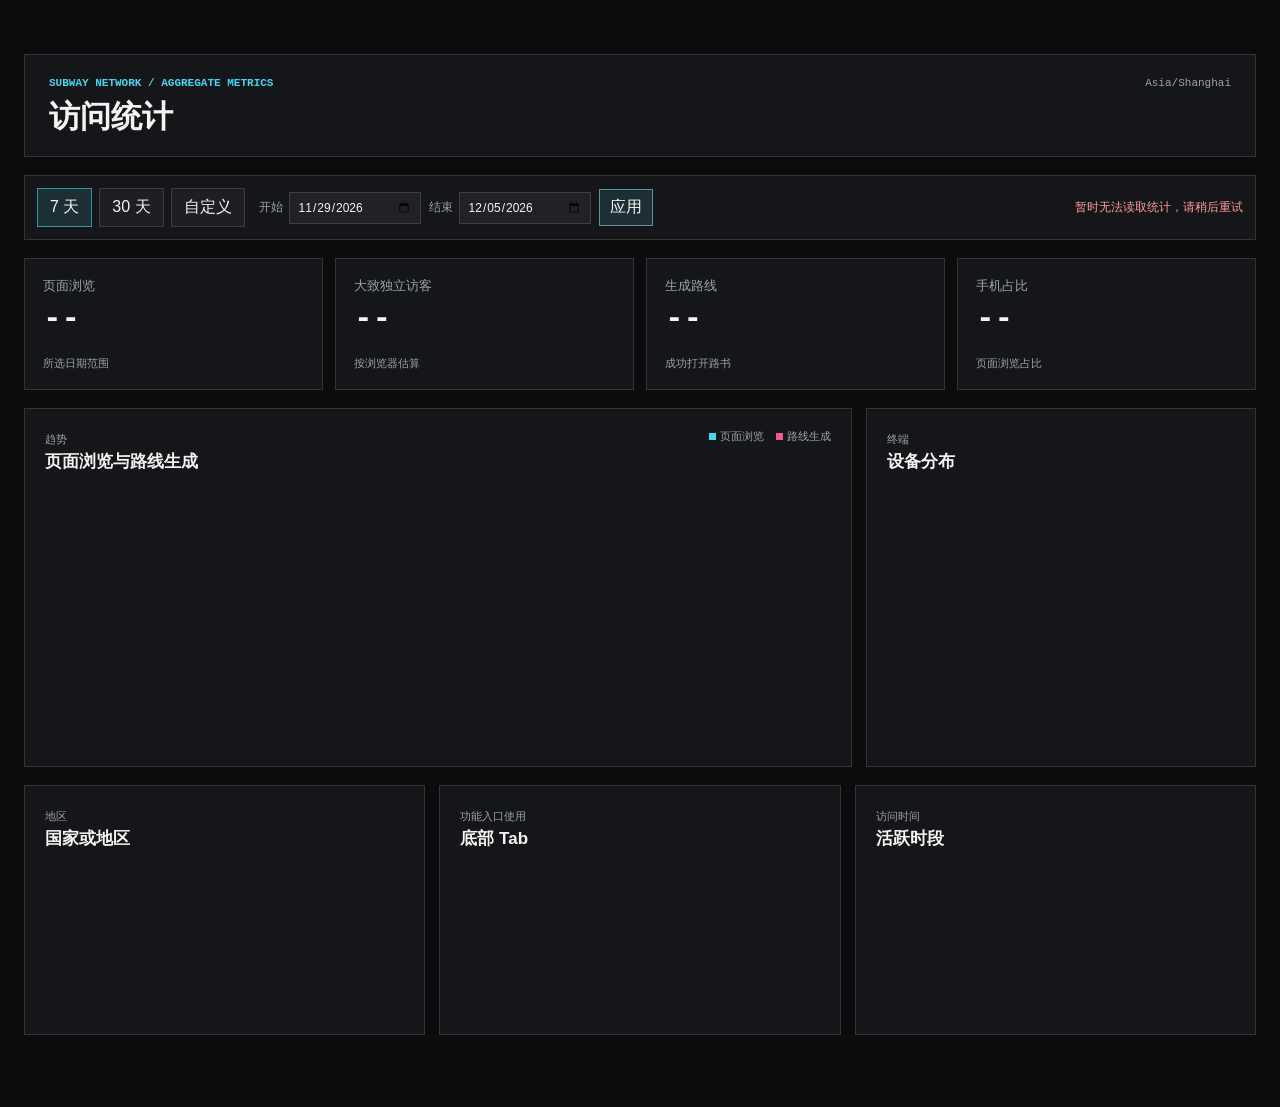
<file: analytics-dashboard.html>
<!DOCTYPE html>
<html lang="zh-CN">
<head>
    <meta charset="UTF-8">
    <meta name="viewport" content="width=device-width, initial-scale=1.0, viewport-fit=cover">
    <meta name="robots" content="noindex, nofollow">
    <title>访问统计</title>
    <link rel="stylesheet" href="analytics-dashboard.css">
</head>
<body>
    <main class="analytics-shell">
        <section id="analytics-app" class="analytics-app" aria-live="polite">
            <header class="analytics-header">
                <div>
                    <p class="analytics-kicker">SUBWAY NETWORK / AGGREGATE METRICS</p>
                    <h1>访问统计</h1>
                </div>
                <div class="analytics-header-actions">
                    <span class="analytics-timezone">Asia/Shanghai</span>
                </div>
            </header>

            <section class="analytics-toolbar" aria-label="日期范围">
                <div class="analytics-range-buttons">
                    <button type="button" class="analytics-range-button active" data-range="7">7 天</button>
                    <button type="button" class="analytics-range-button" data-range="30">30 天</button>
                    <button type="button" class="analytics-range-button" data-range="custom">自定义</button>
                </div>
                <form id="custom-range" class="analytics-custom-range" hidden>
                    <label>开始 <input type="date" id="analytics-range-from" required></label>
                    <label>结束 <input type="date" id="analytics-range-to" required></label>
                    <button type="submit">应用</button>
                </form>
                <p id="analytics-status" class="analytics-status"></p>
            </section>

            <section class="analytics-metrics" aria-label="关键指标">
                <article class="analytics-metric"><span>页面浏览</span><strong id="metric-page-views">--</strong><small>所选日期范围</small></article>
                <article class="analytics-metric"><span>大致独立访客</span><strong id="metric-visitors">--</strong><small>按浏览器估算</small></article>
                <article class="analytics-metric"><span>生成路线</span><strong id="metric-routes">--</strong><small>成功打开路书</small></article>
                <article class="analytics-metric"><span>手机占比</span><strong id="metric-mobile-share">--</strong><small>页面浏览占比</small></article>
            </section>

            <section class="analytics-grid analytics-grid-primary">
                <article class="analytics-panel analytics-panel-trend">
                    <div class="analytics-panel-heading"><div><span>趋势</span><h2>页面浏览与路线生成</h2></div><div class="analytics-legend"><span><i class="analytics-dot analytics-dot-cyan"></i>页面浏览</span><span><i class="analytics-dot analytics-dot-pink"></i>路线生成</span></div></div>
                    <svg id="analytics-trend-chart" viewBox="0 0 720 250" role="img" aria-label="页面浏览与路线生成趋势"></svg>
                </article>
                <article class="analytics-panel">
                    <div class="analytics-panel-heading"><div><span>终端</span><h2>设备分布</h2></div></div>
                    <div id="device-breakdown" class="analytics-device-breakdown"></div>
                </article>
            </section>

            <section class="analytics-grid analytics-grid-secondary">
                <article class="analytics-panel">
                    <div class="analytics-panel-heading"><div><span>地区</span><h2>国家或地区</h2></div></div>
                    <ol id="country-ranking" class="analytics-ranking"></ol>
                </article>
                <article class="analytics-panel">
                    <div class="analytics-panel-heading"><div><span>功能入口使用</span><h2>底部 Tab</h2></div></div>
                    <ol id="tab-usage-list" class="analytics-ranking"></ol>
                </article>
                <article class="analytics-panel">
                    <div class="analytics-panel-heading"><div><span>访问时间</span><h2>活跃时段</h2></div></div>
                    <ol id="hour-usage-list" class="analytics-ranking"></ol>
                </article>
            </section>
        </section>
    </main>
    <script src="site-runtime.js"></script>
    <script src="analytics-dashboard.js"></script>
</body>
</html>
</file>
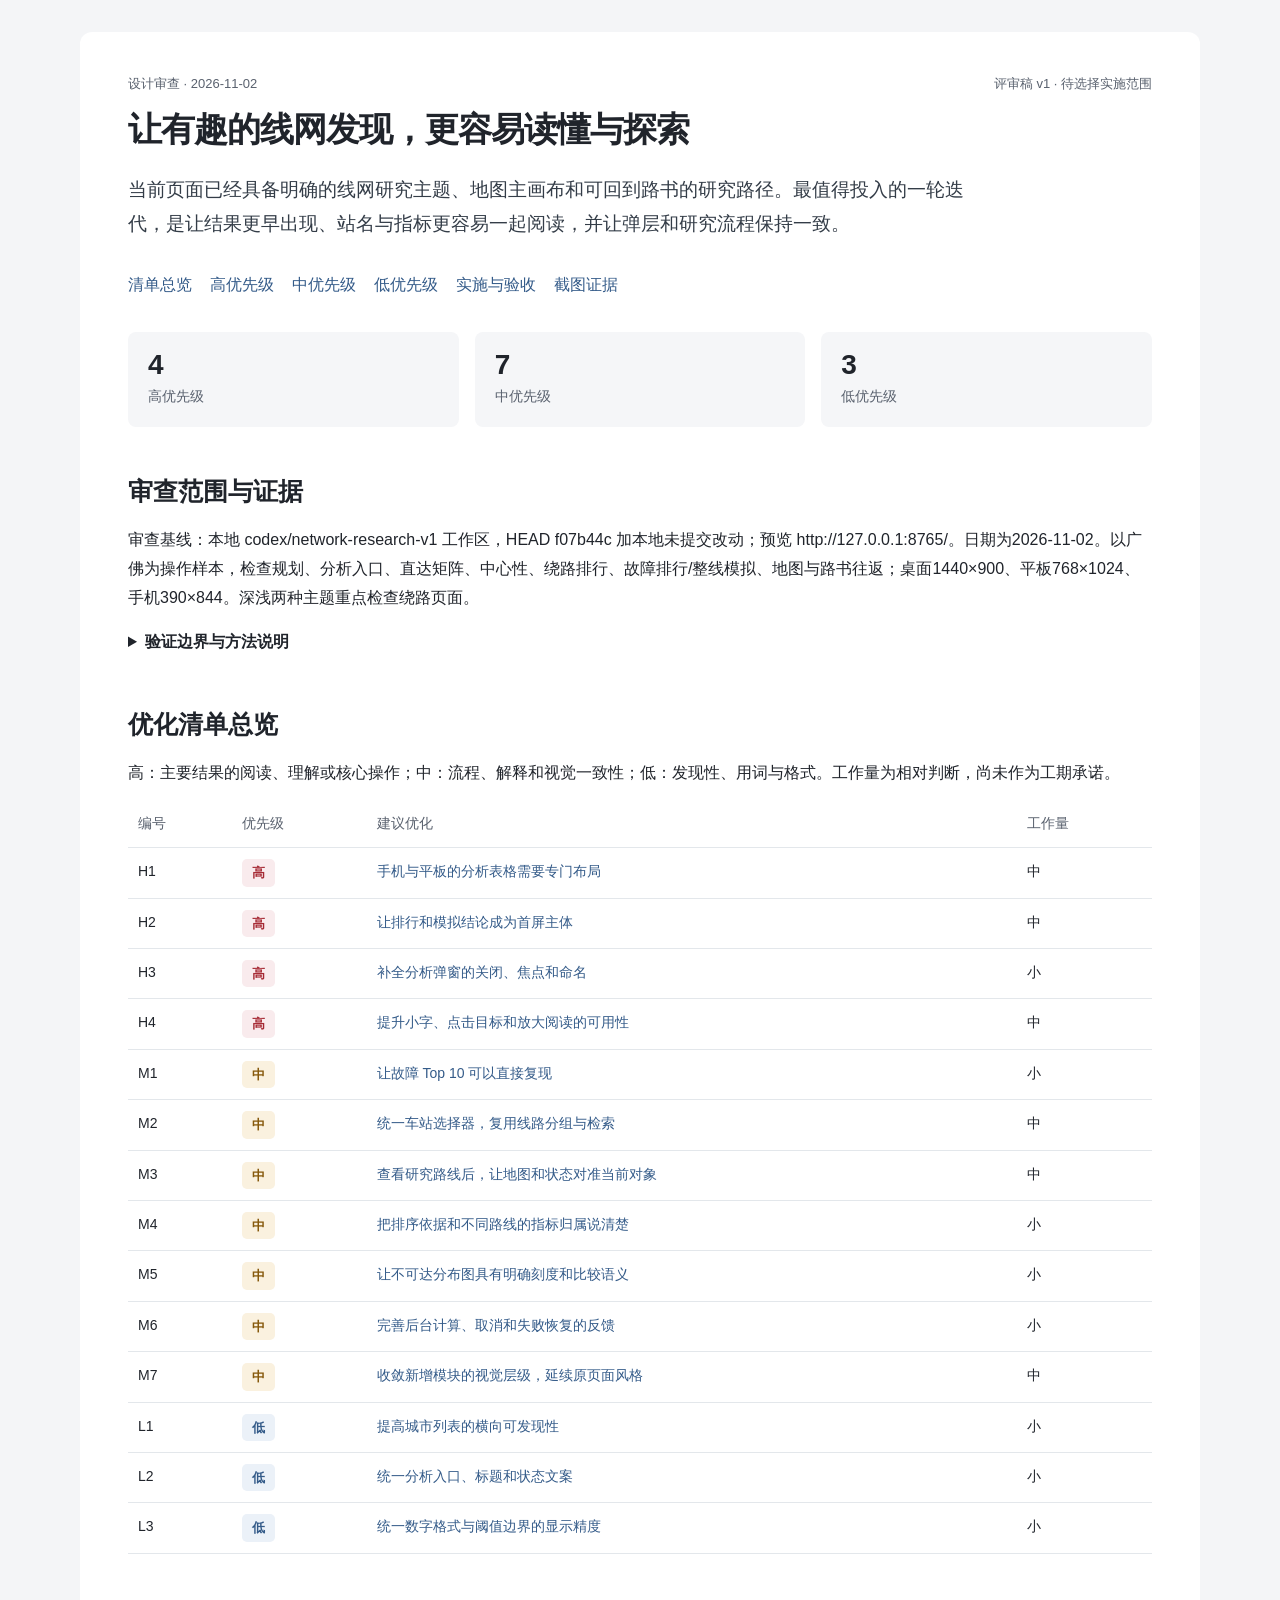
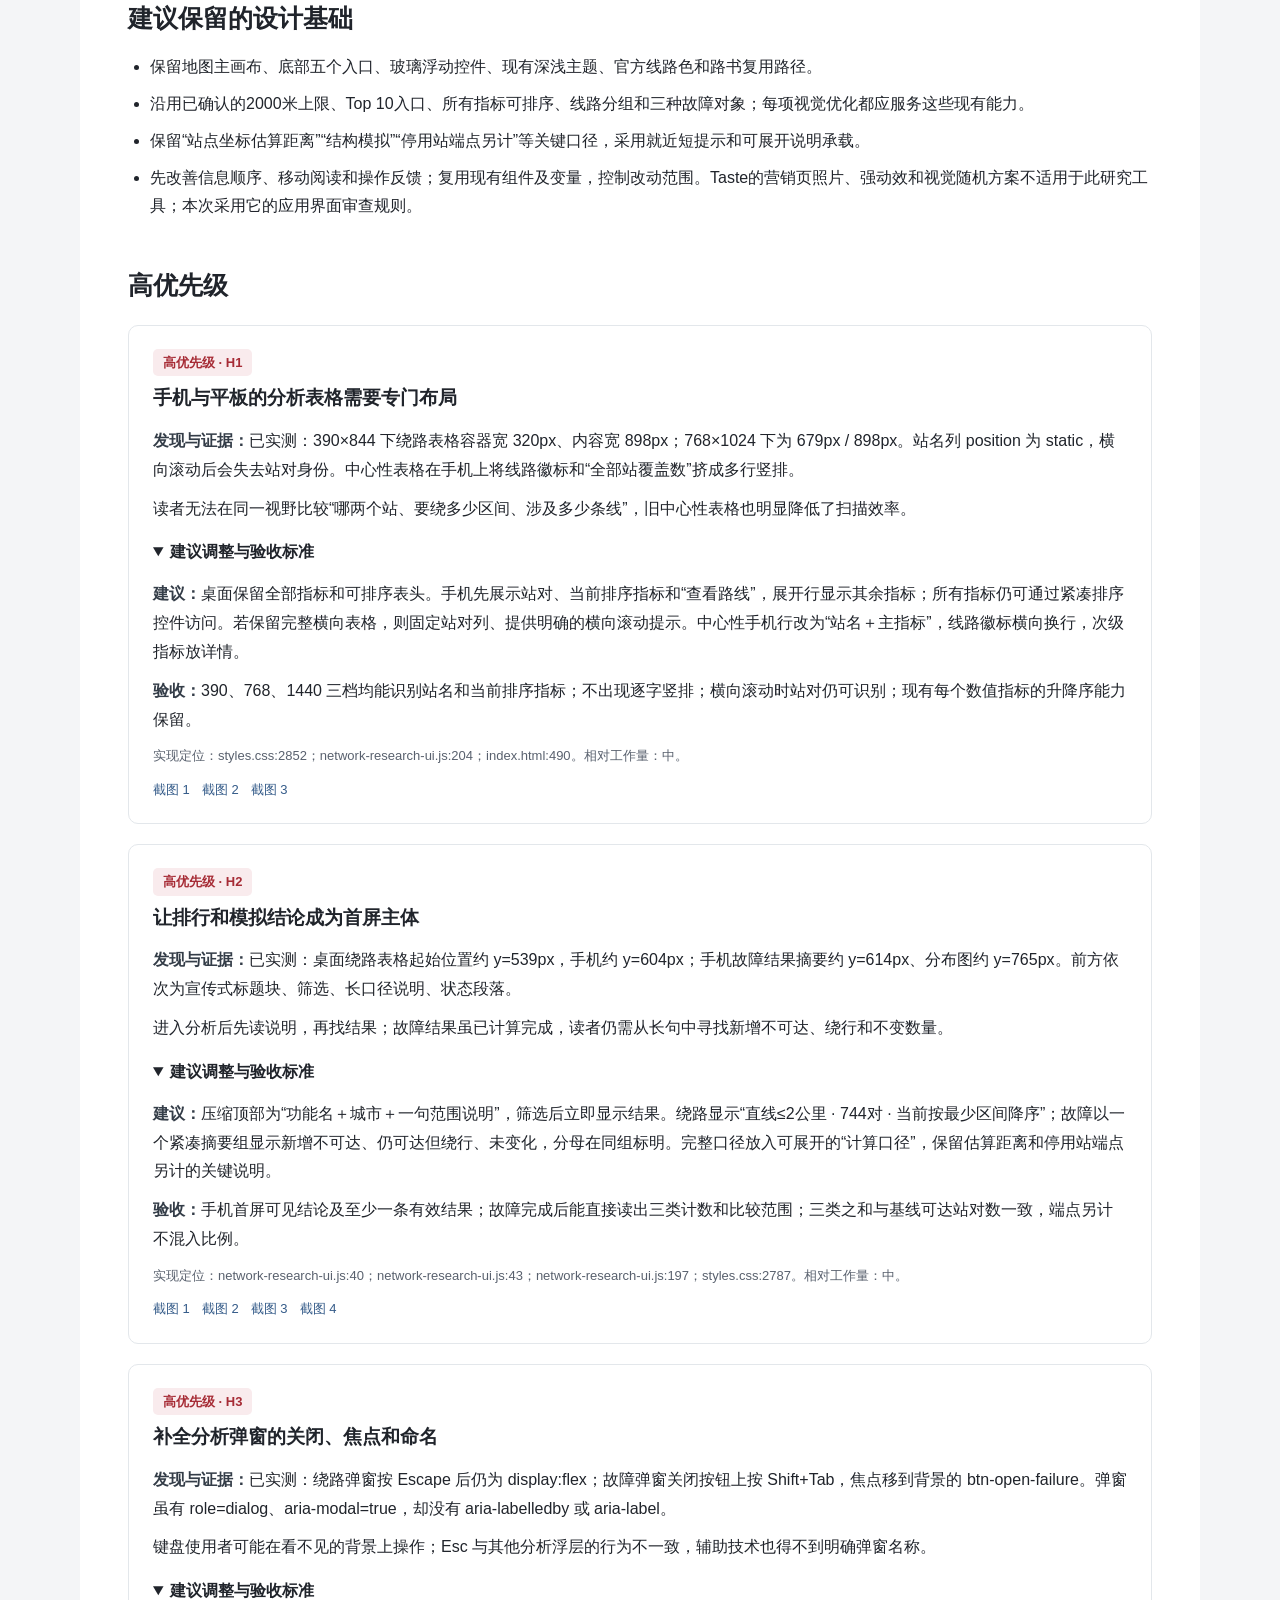
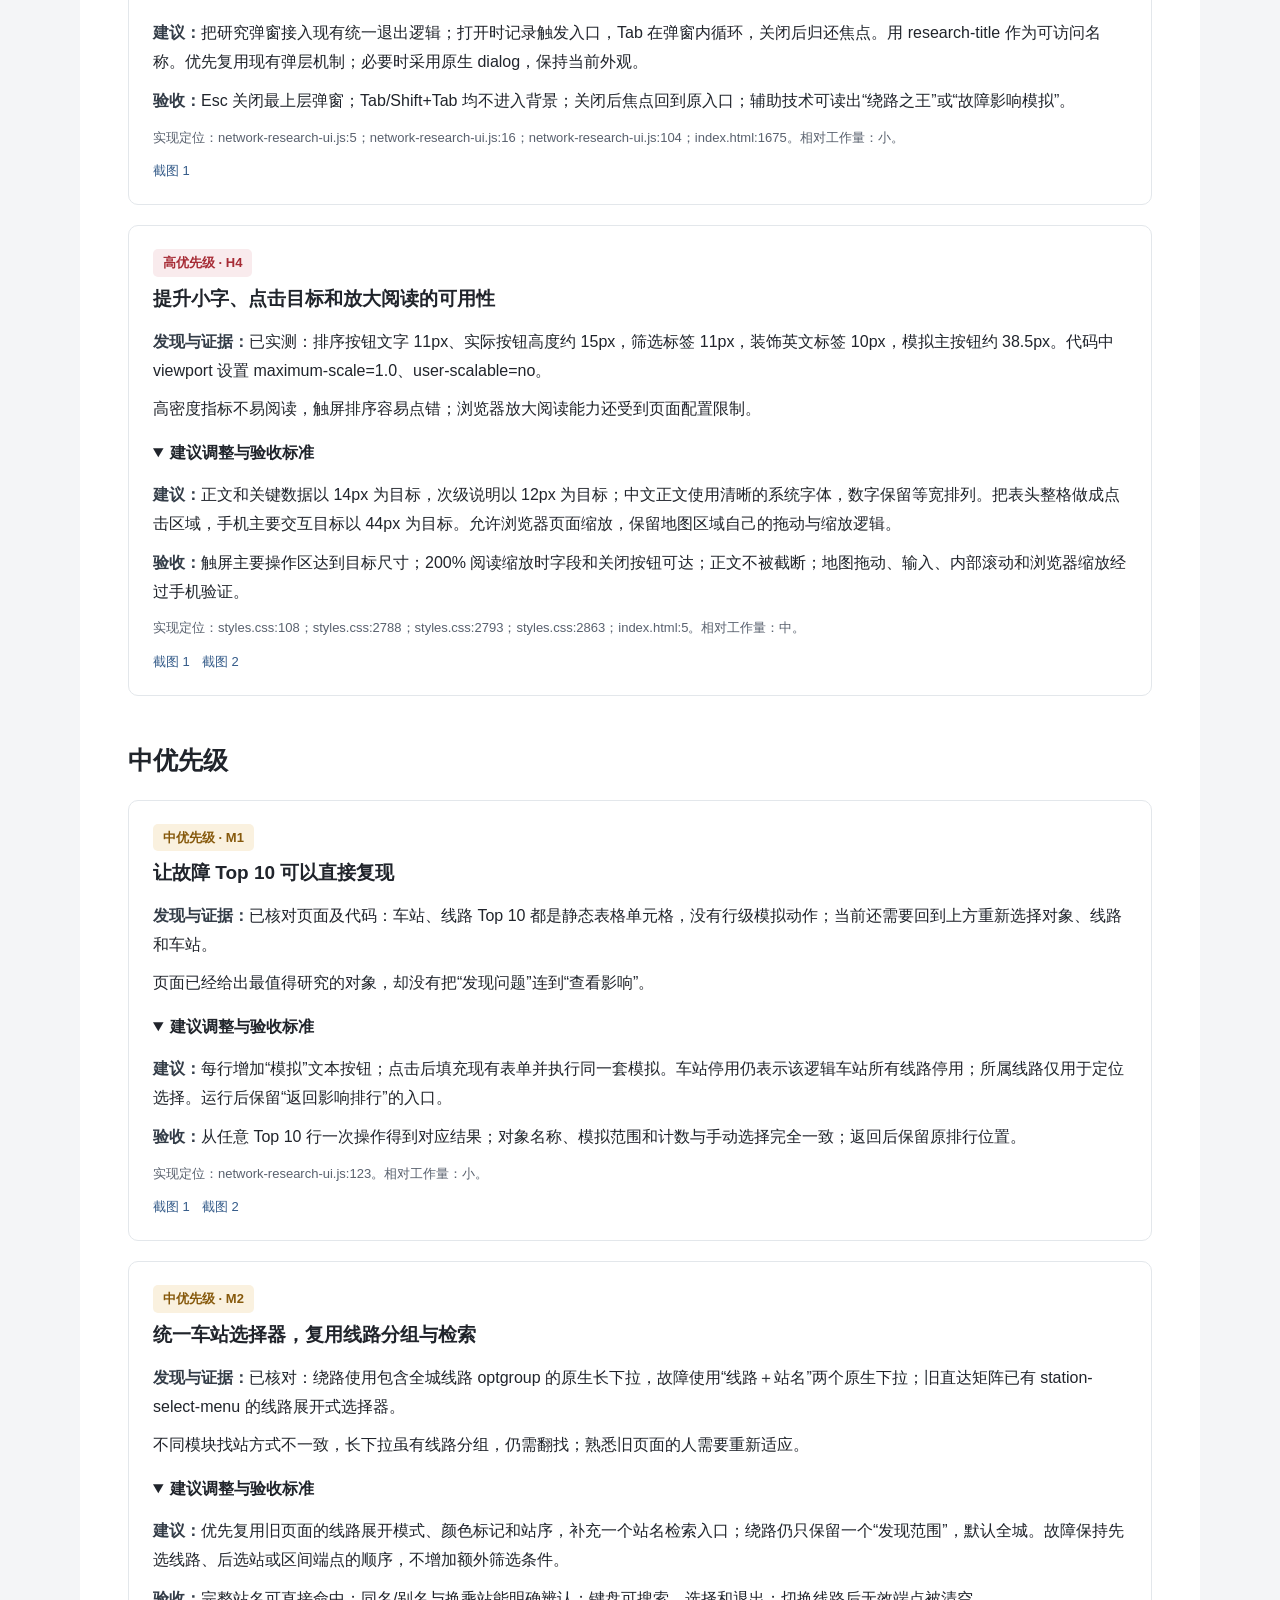
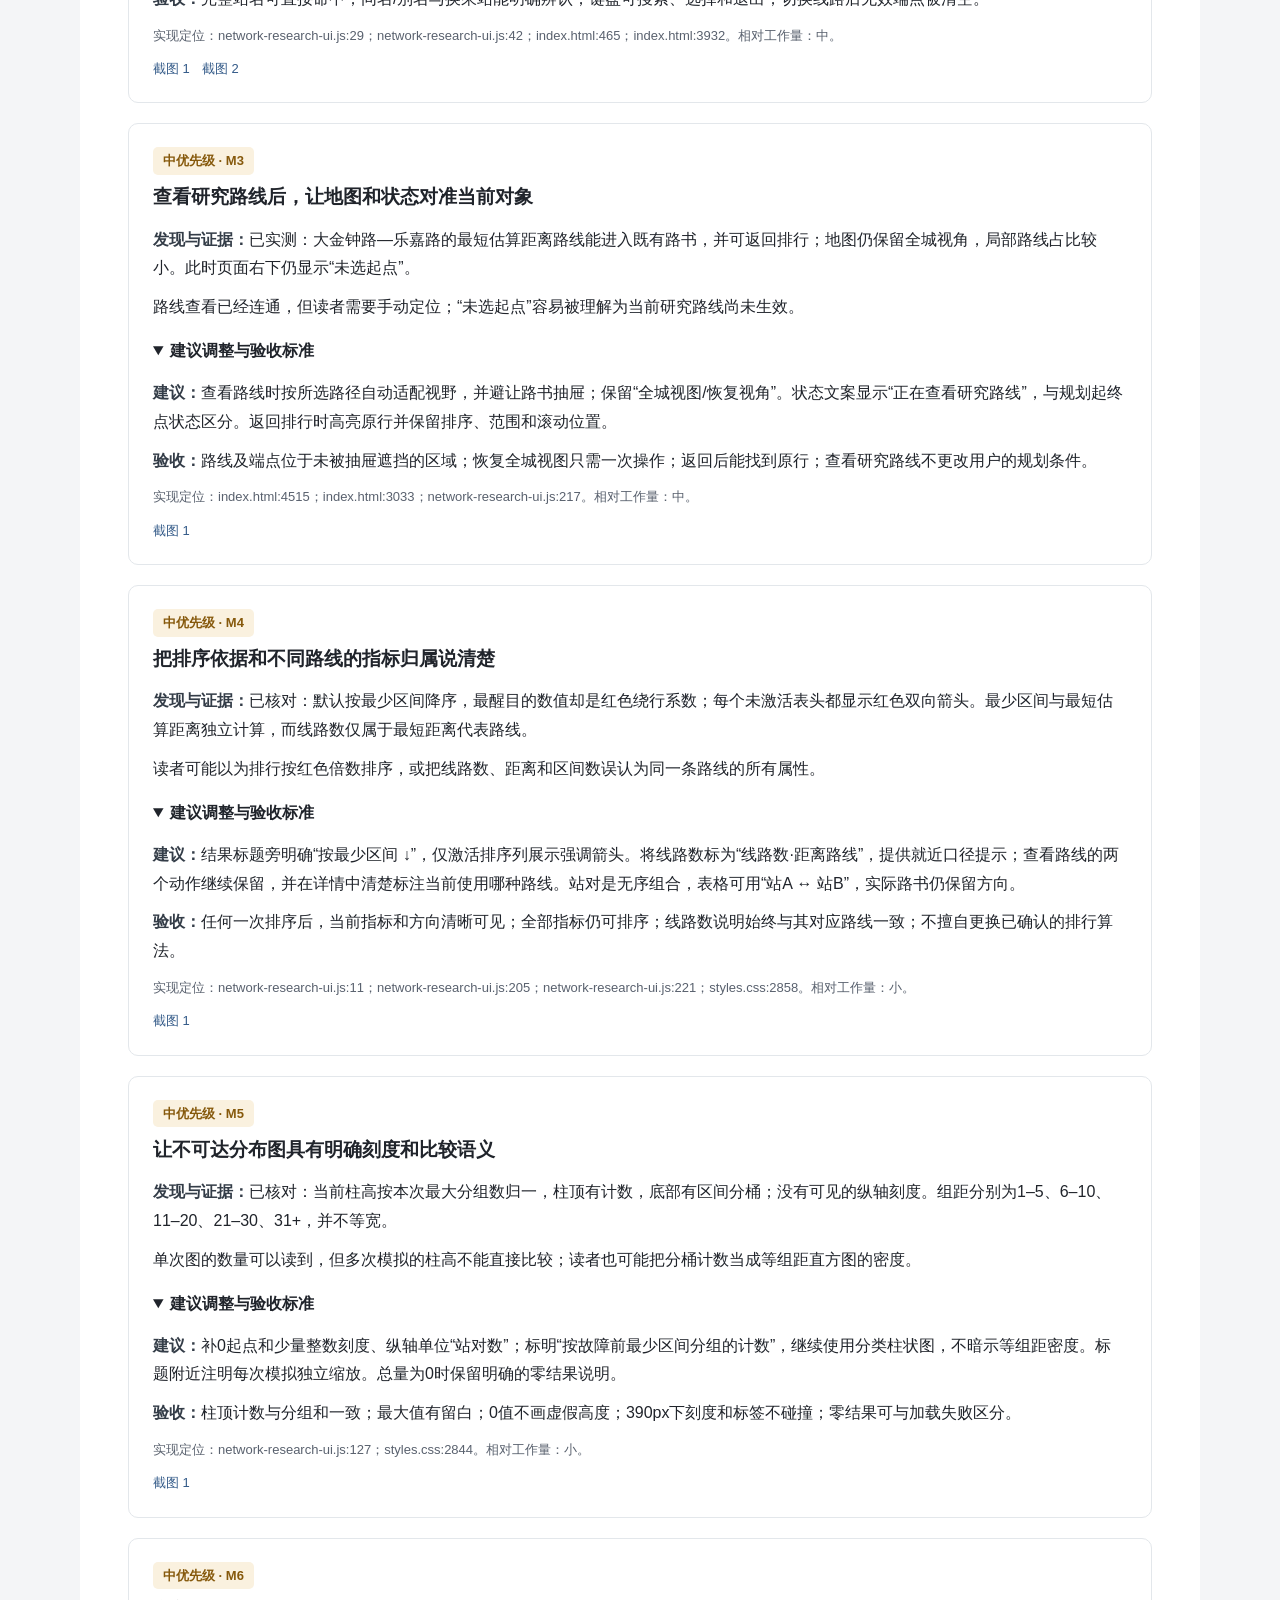
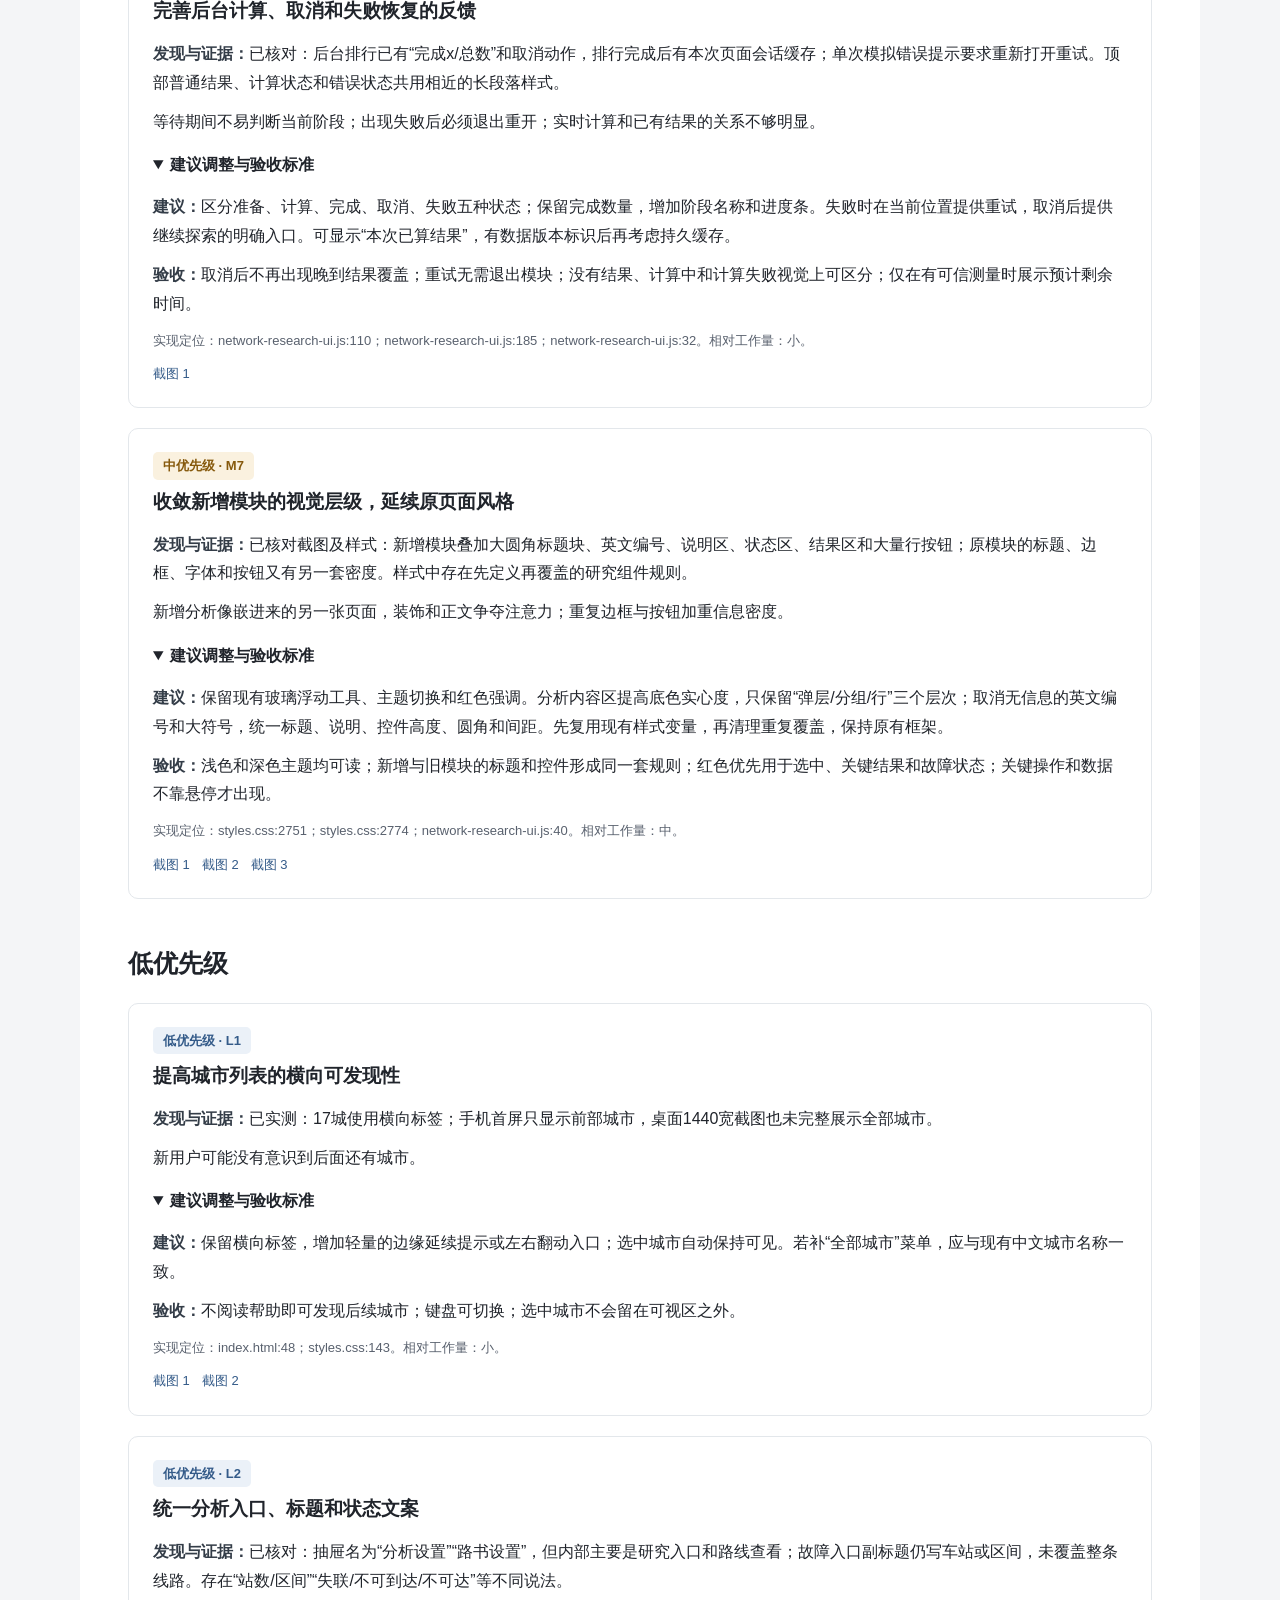
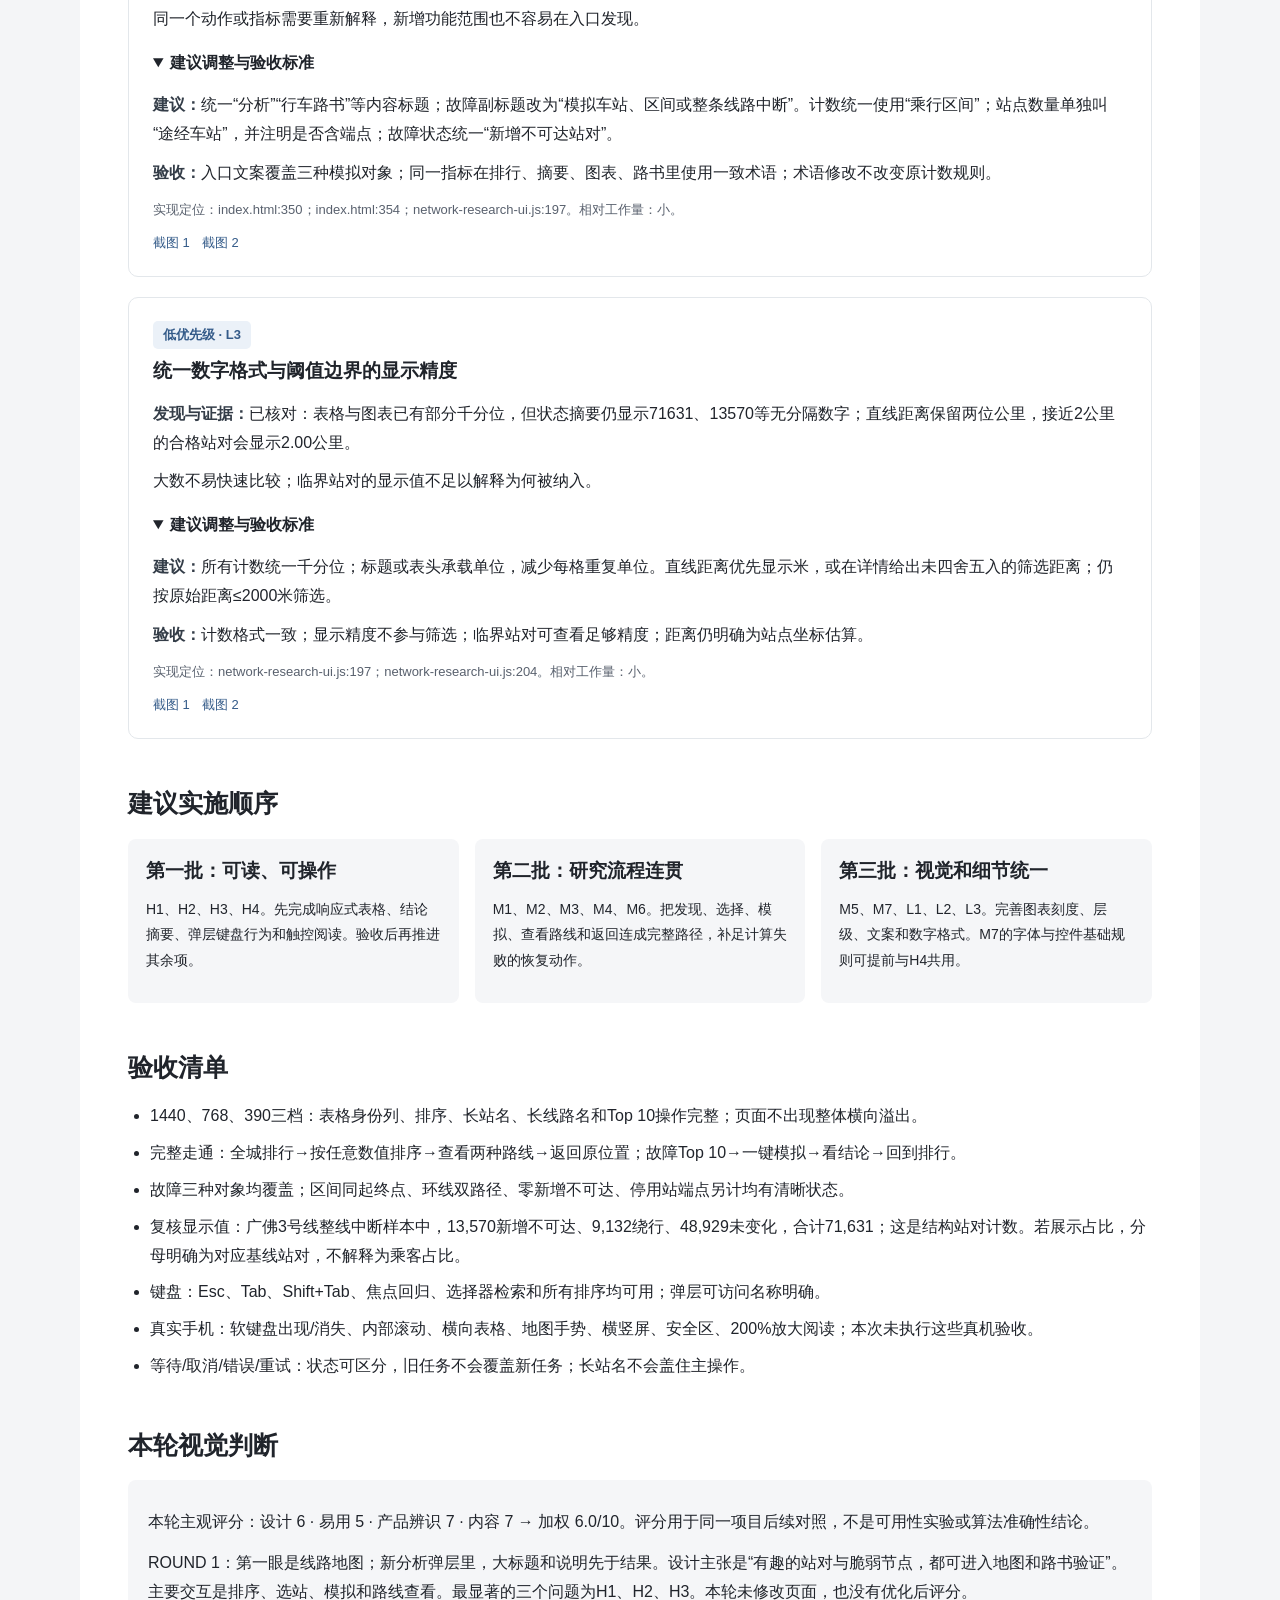
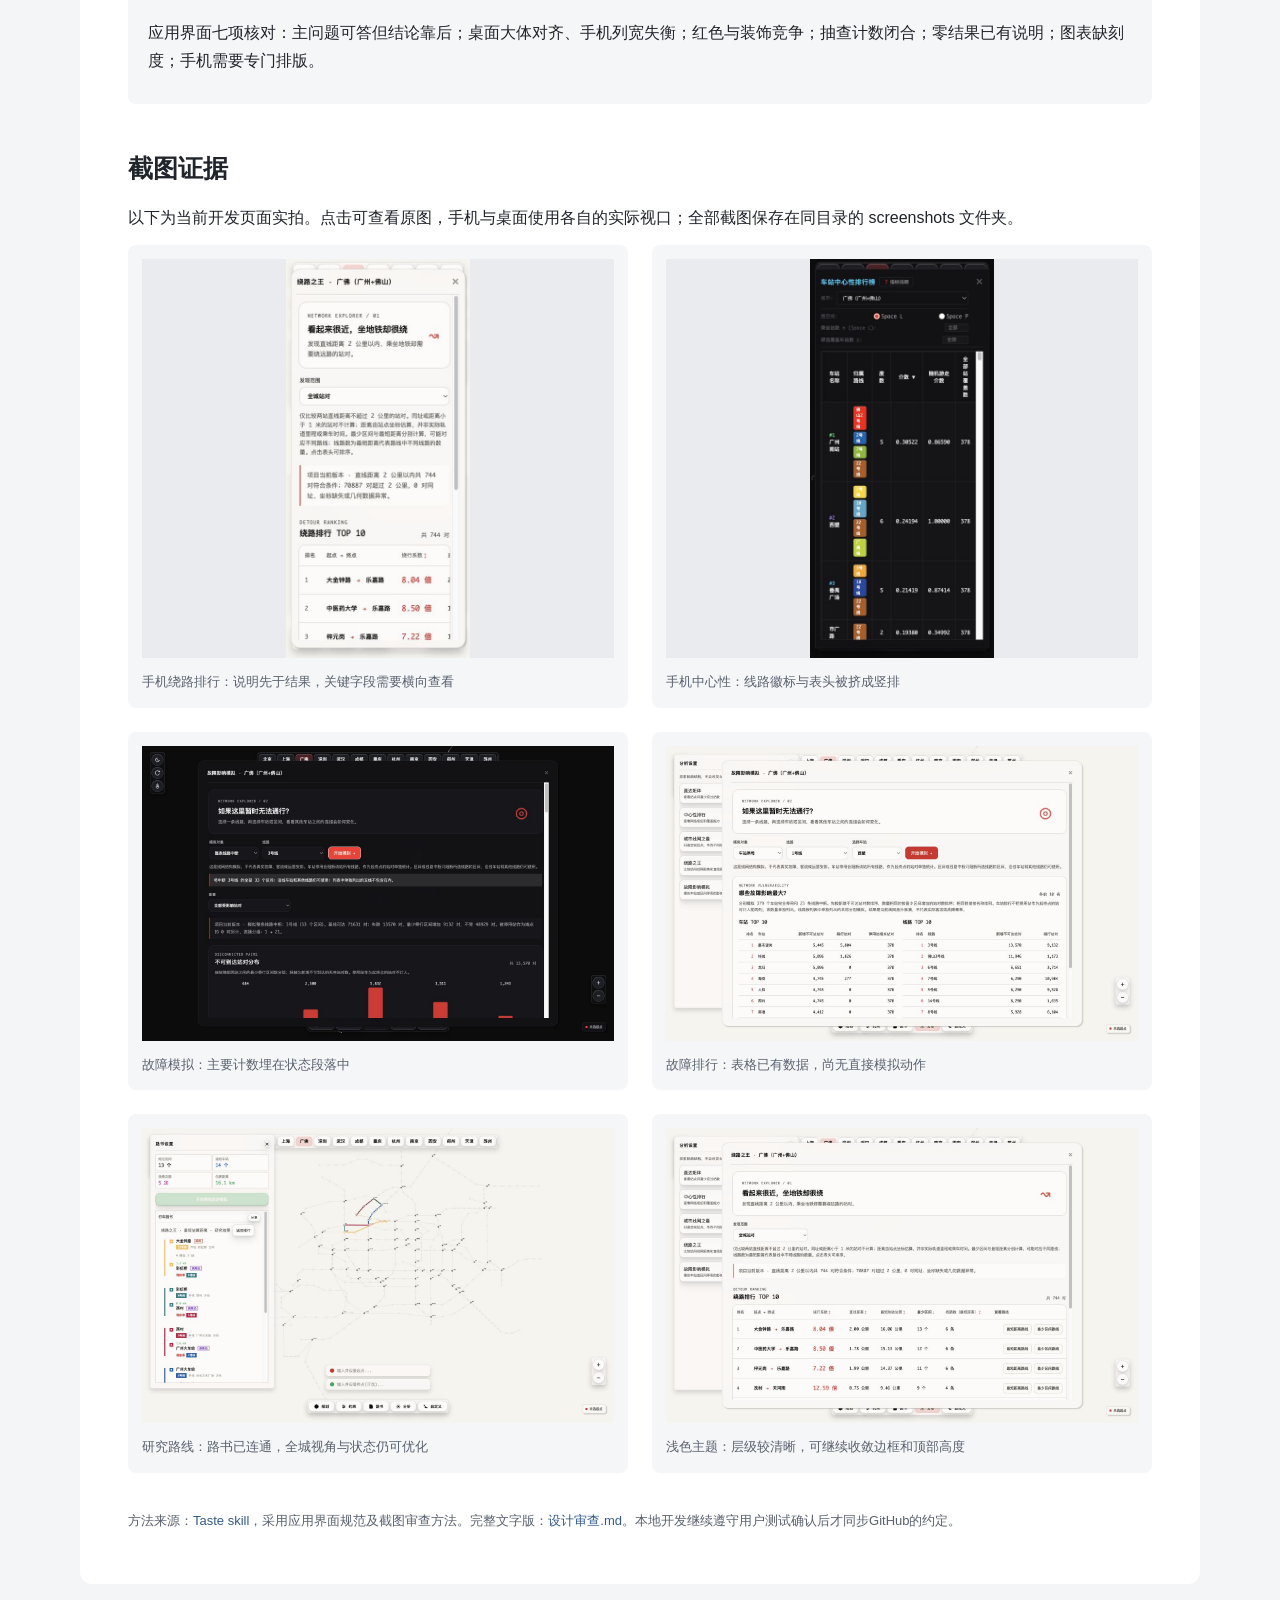
<file: docs/design/ui-review-2026-11-02/设计审查.html>
<!doctype html><html lang="zh-CN"><head><meta charset="utf-8"><meta name="viewport" content="width=device-width,initial-scale=1"><title>线网研究工具｜交互与视觉设计审查</title><style>
:root{--bg:#f4f5f7;--paper:#fff;--ink:#20242b;--muted:#59616e;--line:#e3e7eb;--red:#a62b35;--amber:#86590c;--blue:#345b89}*{box-sizing:border-box}html{scroll-behavior:smooth}body{margin:0;background:var(--bg);color:var(--ink);font:16px/1.8 -apple-system,BlinkMacSystemFont,"PingFang SC","Microsoft YaHei",sans-serif}a{color:#345b89;text-decoration:none}a:hover{text-decoration:underline}a:focus-visible,summary:focus-visible{outline:3px solid #345b89;outline-offset:4px}main{max-width:1120px;margin:32px auto;padding:40px 48px;background:var(--paper);border-radius:12px}h1{font-size:34px;line-height:1.35;letter-spacing:-.03em;margin:12px 0 20px}h2{font-size:25px;line-height:1.5;margin:46px 0 16px}h3{font-size:19px;line-height:1.5;margin:24px 0 12px}p{margin:12px 0}small,.meta{font-size:13px;color:var(--muted)}.lead{font-size:19px;color:#343d48;max-width:850px}.topline{display:flex;justify-content:space-between;gap:16px;flex-wrap:wrap}.tag{display:inline-block;padding:2px 10px;border-radius:5px;font-size:13px;font-weight:600;white-space:nowrap}.high{color:var(--red);background:#f9ebed}.mid{color:var(--amber);background:#faf1df}.low{color:var(--blue);background:#ebf1f8}.nav{display:flex;flex-wrap:wrap;gap:8px 18px;margin:24px 0}.nav a{padding:5px 0}.stats{display:grid;grid-template-columns:repeat(3,1fr);gap:16px;margin:28px 0}.stat{padding:16px 20px;background:#f5f6f8;border-radius:8px}.stat strong{font-size:28px;display:block;line-height:1.2;font-variant-numeric:tabular-nums}.stat span{font-size:14px;color:var(--muted)}.notice{background:#f5f6f8;padding:16px 20px;border-radius:8px}.tablewrap{overflow:auto}table{border-collapse:collapse;width:100%;font-size:14px}th{text-align:left;color:var(--muted);font-weight:500}th,td{padding:11px 10px;border-bottom:1px solid var(--line);vertical-align:top}td:first-child,td:nth-child(2),td:last-child{white-space:nowrap}td:last-child{font-variant-numeric:tabular-nums}.issue{padding:22px 24px;margin:20px 0;border:1px solid var(--line);border-radius:10px;scroll-margin-top:18px}.issue h3{margin:8px 0 14px}.issue p{margin:10px 0}.issue b{color:#343d48}.source{color:var(--muted);font-size:13px}.evidence{font-size:13px;display:flex;gap:12px;flex-wrap:wrap}details{margin:15px 0 0}summary{cursor:pointer;font-weight:600;min-height:32px}.sequence{display:grid;grid-template-columns:repeat(3,1fr);gap:16px}.sequence article{background:#f5f6f8;border-radius:8px;padding:18px}.sequence h3{margin:0 0 12px}.sequence p{font-size:14px}.gallery{display:grid;grid-template-columns:repeat(2,minmax(0,1fr));gap:24px}figure{margin:0;background:#f5f6f8;padding:14px;border-radius:8px}figure a{display:flex;justify-content:center;align-items:flex-start;background:#e9ebee}figure img{display:block;width:auto;max-width:100%;max-height:400px;object-fit:contain}figcaption{font-size:13px;color:var(--muted);margin-top:12px}ul{padding-left:22px}li{margin:8px 0}.footer{font-size:13px;color:var(--muted);margin-top:36px} @media(max-width:760px){main{margin:0;padding:24px 20px;border-radius:0}h1{font-size:27px}h2{font-size:22px}.lead{font-size:17px}.stats{gap:8px}.stat{padding:14px 10px}.sequence,.gallery{grid-template-columns:1fr}.issue{padding:18px 16px}figure img{max-height:520px}td,th{padding:10px 8px}} @media print{body{background:white}main{margin:0;padding:0;max-width:none}.nav{display:none}.issue{break-inside:avoid}.gallery{grid-template-columns:repeat(2,1fr)}a{color:inherit}details{display:block}summary{display:none}}
</style></head><body><main><div class="topline"><span class="meta">设计审查 · 2026-11-02</span><span class="meta">评审稿 v1 · 待选择实施范围</span></div><h1>让有趣的线网发现，更容易读懂与探索</h1><p class="lead">当前页面已经具备明确的线网研究主题、地图主画布和可回到路书的研究路径。最值得投入的一轮迭代，是让结果更早出现、站名与指标更容易一起阅读，并让弹层和研究流程保持一致。</p><nav class="nav" aria-label="文档章节"><a href="#overview">清单总览</a><a href="#high">高优先级</a><a href="#mid">中优先级</a><a href="#low">低优先级</a><a href="#plan">实施与验收</a><a href="#evidence">截图证据</a></nav><div class="stats"><div class="stat"><strong>4</strong><span>高优先级</span></div><div class="stat"><strong>7</strong><span>中优先级</span></div><div class="stat"><strong>3</strong><span>低优先级</span></div></div><section id="scope"><h2>审查范围与证据</h2><p>审查基线：本地 codex/network-research-v1 工作区，HEAD f07b44c 加本地未提交改动；预览 http://127.0.0.1:8765/。日期为2026-11-02。以广佛为操作样本，检查规划、分析入口、直达矩阵、中心性、绕路排行、故障排行/整线模拟、地图与路书往返；桌面1440×900、平板768×1024、手机390×844。深浅两种主题重点检查绕路页面。</p><details><summary>验证边界与方法说明</summary><p>本次是设计与交互审查，未修改业务页面、算法或城市数据，未同步GitHub。已使用浏览器实测和代码定位，截图属于本地当前数据版本的运行结果；未再次外部核验线路运营事实。未覆盖全部17城的逐城视觉回归，也未在真实iOS/Android设备上验证软键盘、触控和辅助技术。Taste原生lint/inspect命令未运行：当前终端找不到node；采用工具浏览器的多尺寸截图、DOM测量和键盘操作核对。文中没有把手工核对冒充原生脚本通过。</p></details></section><section id="overview"><h2>优化清单总览</h2><p>高：主要结果的阅读、理解或核心操作；中：流程、解释和视觉一致性；低：发现性、用词与格式。工作量为相对判断，尚未作为工期承诺。</p><div class="tablewrap"><table><thead><tr><th>编号</th><th>优先级</th><th>建议优化</th><th>工作量</th></tr></thead><tbody><tr><td>H1</td><td><span class="tag high">高</span></td><td><a href="#H1">手机与平板的分析表格需要专门布局</a></td><td>中</td></tr><tr><td>H2</td><td><span class="tag high">高</span></td><td><a href="#H2">让排行和模拟结论成为首屏主体</a></td><td>中</td></tr><tr><td>H3</td><td><span class="tag high">高</span></td><td><a href="#H3">补全分析弹窗的关闭、焦点和命名</a></td><td>小</td></tr><tr><td>H4</td><td><span class="tag high">高</span></td><td><a href="#H4">提升小字、点击目标和放大阅读的可用性</a></td><td>中</td></tr><tr><td>M1</td><td><span class="tag mid">中</span></td><td><a href="#M1">让故障 Top 10 可以直接复现</a></td><td>小</td></tr><tr><td>M2</td><td><span class="tag mid">中</span></td><td><a href="#M2">统一车站选择器，复用线路分组与检索</a></td><td>中</td></tr><tr><td>M3</td><td><span class="tag mid">中</span></td><td><a href="#M3">查看研究路线后，让地图和状态对准当前对象</a></td><td>中</td></tr><tr><td>M4</td><td><span class="tag mid">中</span></td><td><a href="#M4">把排序依据和不同路线的指标归属说清楚</a></td><td>小</td></tr><tr><td>M5</td><td><span class="tag mid">中</span></td><td><a href="#M5">让不可达分布图具有明确刻度和比较语义</a></td><td>小</td></tr><tr><td>M6</td><td><span class="tag mid">中</span></td><td><a href="#M6">完善后台计算、取消和失败恢复的反馈</a></td><td>小</td></tr><tr><td>M7</td><td><span class="tag mid">中</span></td><td><a href="#M7">收敛新增模块的视觉层级，延续原页面风格</a></td><td>中</td></tr><tr><td>L1</td><td><span class="tag low">低</span></td><td><a href="#L1">提高城市列表的横向可发现性</a></td><td>小</td></tr><tr><td>L2</td><td><span class="tag low">低</span></td><td><a href="#L2">统一分析入口、标题和状态文案</a></td><td>小</td></tr><tr><td>L3</td><td><span class="tag low">低</span></td><td><a href="#L3">统一数字格式与阈值边界的显示精度</a></td><td>小</td></tr></tbody></table></div></section><section><h2>建议保留的设计基础</h2><ul><li>保留地图主画布、底部五个入口、玻璃浮动控件、现有深浅主题、官方线路色和路书复用路径。</li><li>沿用已确认的2000米上限、Top 10入口、所有指标可排序、线路分组和三种故障对象；每项视觉优化都应服务这些现有能力。</li><li>保留“站点坐标估算距离”“结构模拟”“停用站端点另计”等关键口径，采用就近短提示和可展开说明承载。</li><li>先改善信息顺序、移动阅读和操作反馈；复用现有组件及变量，控制改动范围。Taste的营销页照片、强动效和视觉随机方案不适用于此研究工具；本次采用它的应用界面审查规则。</li></ul></section><section id="high"><h2>高优先级</h2><article class="issue" id="H1"><span class="tag high">高优先级 · H1</span><h3>手机与平板的分析表格需要专门布局</h3><p><b>发现与证据：</b>已实测：390×844 下绕路表格容器宽 320px、内容宽 898px；768×1024 下为 679px / 898px。站名列 position 为 static，横向滚动后会失去站对身份。中心性表格在手机上将线路徽标和“全部站覆盖数”挤成多行竖排。</p><p>读者无法在同一视野比较“哪两个站、要绕多少区间、涉及多少条线”，旧中心性表格也明显降低了扫描效率。</p><details open><summary>建议调整与验收标准</summary><p><b>建议：</b>桌面保留全部指标和可排序表头。手机先展示站对、当前排序指标和“查看路线”，展开行显示其余指标；所有指标仍可通过紧凑排序控件访问。若保留完整横向表格，则固定站对列、提供明确的横向滚动提示。中心性手机行改为“站名＋主指标”，线路徽标横向换行，次级指标放详情。</p><p><b>验收：</b>390、768、1440 三档均能识别站名和当前排序指标；不出现逐字竖排；横向滚动时站对仍可识别；现有每个数值指标的升降序能力保留。</p></details><p class="source">实现定位：styles.css:2852；network-research-ui.js:204；index.html:490。相对工作量：中。</p><div class="evidence"><a href="screenshots/mobile-detour.jpg" target="_blank">截图 1</a><a href="screenshots/tablet-detour.jpg" target="_blank">截图 2</a><a href="screenshots/mobile-centrality.jpg" target="_blank">截图 3</a></div></article><article class="issue" id="H2"><span class="tag high">高优先级 · H2</span><h3>让排行和模拟结论成为首屏主体</h3><p><b>发现与证据：</b>已实测：桌面绕路表格起始位置约 y=539px，手机约 y=604px；手机故障结果摘要约 y=614px、分布图约 y=765px。前方依次为宣传式标题块、筛选、长口径说明、状态段落。</p><p>进入分析后先读说明，再找结果；故障结果虽已计算完成，读者仍需从长句中寻找新增不可达、绕行和不变数量。</p><details open><summary>建议调整与验收标准</summary><p><b>建议：</b>压缩顶部为“功能名＋城市＋一句范围说明”，筛选后立即显示结果。绕路显示“直线≤2公里 · 744对 · 当前按最少区间降序”；故障以一个紧凑摘要组显示新增不可达、仍可达但绕行、未变化，分母在同组标明。完整口径放入可展开的“计算口径”，保留估算距离和停用站端点另计的关键说明。</p><p><b>验收：</b>手机首屏可见结论及至少一条有效结果；故障完成后能直接读出三类计数和比较范围；三类之和与基线可达站对数一致，端点另计不混入比例。</p></details><p class="source">实现定位：network-research-ui.js:40；network-research-ui.js:43；network-research-ui.js:197；styles.css:2787。相对工作量：中。</p><div class="evidence"><a href="screenshots/desktop-detour.jpg" target="_blank">截图 1</a><a href="screenshots/mobile-detour.jpg" target="_blank">截图 2</a><a href="screenshots/desktop-failure-result.jpg" target="_blank">截图 3</a><a href="screenshots/mobile-failure-result.jpg" target="_blank">截图 4</a></div></article><article class="issue" id="H3"><span class="tag high">高优先级 · H3</span><h3>补全分析弹窗的关闭、焦点和命名</h3><p><b>发现与证据：</b>已实测：绕路弹窗按 Escape 后仍为 display:flex；故障弹窗关闭按钮上按 Shift+Tab，焦点移到背景的 btn-open-failure。弹窗虽有 role=dialog、aria-modal=true，却没有 aria-labelledby 或 aria-label。</p><p>键盘使用者可能在看不见的背景上操作；Esc 与其他分析浮层的行为不一致，辅助技术也得不到明确弹窗名称。</p><details open><summary>建议调整与验收标准</summary><p><b>建议：</b>把研究弹窗接入现有统一退出逻辑；打开时记录触发入口，Tab 在弹窗内循环，关闭后归还焦点。用 research-title 作为可访问名称。优先复用现有弹层机制；必要时采用原生 dialog，保持当前外观。</p><p><b>验收：</b>Esc 关闭最上层弹窗；Tab/Shift+Tab 均不进入背景；关闭后焦点回到原入口；辅助技术可读出“绕路之王”或“故障影响模拟”。</p></details><p class="source">实现定位：network-research-ui.js:5；network-research-ui.js:16；network-research-ui.js:104；index.html:1675。相对工作量：小。</p><div class="evidence"><a href="screenshots/desktop-detour.jpg" target="_blank">截图 1</a></div></article><article class="issue" id="H4"><span class="tag high">高优先级 · H4</span><h3>提升小字、点击目标和放大阅读的可用性</h3><p><b>发现与证据：</b>已实测：排序按钮文字 11px、实际按钮高度约 15px，筛选标签 11px，装饰英文标签 10px，模拟主按钮约 38.5px。代码中 viewport 设置 maximum-scale=1.0、user-scalable=no。</p><p>高密度指标不易阅读，触屏排序容易点错；浏览器放大阅读能力还受到页面配置限制。</p><details open><summary>建议调整与验收标准</summary><p><b>建议：</b>正文和关键数据以 14px 为目标，次级说明以 12px 为目标；中文正文使用清晰的系统字体，数字保留等宽排列。把表头整格做成点击区域，手机主要交互目标以 44px 为目标。允许浏览器页面缩放，保留地图区域自己的拖动与缩放逻辑。</p><p><b>验收：</b>触屏主要操作区达到目标尺寸；200% 阅读缩放时字段和关闭按钮可达；正文不被截断；地图拖动、输入、内部滚动和浏览器缩放经过手机验证。</p></details><p class="source">实现定位：styles.css:108；styles.css:2788；styles.css:2793；styles.css:2863；index.html:5。相对工作量：中。</p><div class="evidence"><a href="screenshots/mobile-centrality.jpg" target="_blank">截图 1</a><a href="screenshots/mobile-detour.jpg" target="_blank">截图 2</a></div></article></section><section id="mid"><h2>中优先级</h2><article class="issue" id="M1"><span class="tag mid">中优先级 · M1</span><h3>让故障 Top 10 可以直接复现</h3><p><b>发现与证据：</b>已核对页面及代码：车站、线路 Top 10 都是静态表格单元格，没有行级模拟动作；当前还需要回到上方重新选择对象、线路和车站。</p><p>页面已经给出最值得研究的对象，却没有把“发现问题”连到“查看影响”。</p><details open><summary>建议调整与验收标准</summary><p><b>建议：</b>每行增加“模拟”文本按钮；点击后填充现有表单并执行同一套模拟。车站停用仍表示该逻辑车站所有线路停用；所属线路仅用于定位选择。运行后保留“返回影响排行”的入口。</p><p><b>验收：</b>从任意 Top 10 行一次操作得到对应结果；对象名称、模拟范围和计数与手动选择完全一致；返回后保留原排行位置。</p></details><p class="source">实现定位：network-research-ui.js:123。相对工作量：小。</p><div class="evidence"><a href="screenshots/desktop-failure-ranking.jpg" target="_blank">截图 1</a><a href="screenshots/mobile-failure-ranking.jpg" target="_blank">截图 2</a></div></article><article class="issue" id="M2"><span class="tag mid">中优先级 · M2</span><h3>统一车站选择器，复用线路分组与检索</h3><p><b>发现与证据：</b>已核对：绕路使用包含全城线路 optgroup 的原生长下拉，故障使用“线路＋站名”两个原生下拉；旧直达矩阵已有 station-select-menu 的线路展开式选择器。</p><p>不同模块找站方式不一致，长下拉虽有线路分组，仍需翻找；熟悉旧页面的人需要重新适应。</p><details open><summary>建议调整与验收标准</summary><p><b>建议：</b>优先复用旧页面的线路展开模式、颜色标记和站序，补充一个站名检索入口；绕路仍只保留一个“发现范围”，默认全城。故障保持先选线路、后选站或区间端点的顺序，不增加额外筛选条件。</p><p><b>验收：</b>完整站名可直接命中；同名/别名与换乘站能明确辨认；键盘可搜索、选择和退出；切换线路后无效端点被清空。</p></details><p class="source">实现定位：network-research-ui.js:29；network-research-ui.js:42；index.html:465；index.html:3932。相对工作量：中。</p><div class="evidence"><a href="screenshots/mobile-detour.jpg" target="_blank">截图 1</a><a href="screenshots/mobile-matrix.jpg" target="_blank">截图 2</a></div></article><article class="issue" id="M3"><span class="tag mid">中优先级 · M3</span><h3>查看研究路线后，让地图和状态对准当前对象</h3><p><b>发现与证据：</b>已实测：大金钟路—乐嘉路的最短估算距离路线能进入既有路书，并可返回排行；地图仍保留全城视角，局部路线占比较小。此时页面右下仍显示“未选起点”。</p><p>路线查看已经连通，但读者需要手动定位；“未选起点”容易被理解为当前研究路线尚未生效。</p><details open><summary>建议调整与验收标准</summary><p><b>建议：</b>查看路线时按所选路径自动适配视野，并避让路书抽屉；保留“全城视图/恢复视角”。状态文案显示“正在查看研究路线”，与规划起终点状态区分。返回排行时高亮原行并保留排序、范围和滚动位置。</p><p><b>验收：</b>路线及端点位于未被抽屉遮挡的区域；恢复全城视图只需一次操作；返回后能找到原行；查看研究路线不更改用户的规划条件。</p></details><p class="source">实现定位：index.html:4515；index.html:3033；network-research-ui.js:217。相对工作量：中。</p><div class="evidence"><a href="screenshots/desktop-research-roadbook.jpg" target="_blank">截图 1</a></div></article><article class="issue" id="M4"><span class="tag mid">中优先级 · M4</span><h3>把排序依据和不同路线的指标归属说清楚</h3><p><b>发现与证据：</b>已核对：默认按最少区间降序，最醒目的数值却是红色绕行系数；每个未激活表头都显示红色双向箭头。最少区间与最短估算距离独立计算，而线路数仅属于最短距离代表路线。</p><p>读者可能以为排行按红色倍数排序，或把线路数、距离和区间数误认为同一条路线的所有属性。</p><details open><summary>建议调整与验收标准</summary><p><b>建议：</b>结果标题旁明确“按最少区间 ↓”，仅激活排序列展示强调箭头。将线路数标为“线路数·距离路线”，提供就近口径提示；查看路线的两个动作继续保留，并在详情中清楚标注当前使用哪种路线。站对是无序组合，表格可用“站A ↔ 站B”，实际路书仍保留方向。</p><p><b>验收：</b>任何一次排序后，当前指标和方向清晰可见；全部指标仍可排序；线路数说明始终与其对应路线一致；不擅自更换已确认的排行算法。</p></details><p class="source">实现定位：network-research-ui.js:11；network-research-ui.js:205；network-research-ui.js:221；styles.css:2858。相对工作量：小。</p><div class="evidence"><a href="screenshots/desktop-detour.jpg" target="_blank">截图 1</a></div></article><article class="issue" id="M5"><span class="tag mid">中优先级 · M5</span><h3>让不可达分布图具有明确刻度和比较语义</h3><p><b>发现与证据：</b>已核对：当前柱高按本次最大分组数归一，柱顶有计数，底部有区间分桶；没有可见的纵轴刻度。组距分别为1–5、6–10、11–20、21–30、31+，并不等宽。</p><p>单次图的数量可以读到，但多次模拟的柱高不能直接比较；读者也可能把分桶计数当成等组距直方图的密度。</p><details open><summary>建议调整与验收标准</summary><p><b>建议：</b>补0起点和少量整数刻度、纵轴单位“站对数”；标明“按故障前最少区间分组的计数”，继续使用分类柱状图，不暗示等组距密度。标题附近注明每次模拟独立缩放。总量为0时保留明确的零结果说明。</p><p><b>验收：</b>柱顶计数与分组和一致；最大值有留白；0值不画虚假高度；390px下刻度和标签不碰撞；零结果可与加载失败区分。</p></details><p class="source">实现定位：network-research-ui.js:127；styles.css:2844。相对工作量：小。</p><div class="evidence"><a href="screenshots/desktop-failure-result.jpg" target="_blank">截图 1</a></div></article><article class="issue" id="M6"><span class="tag mid">中优先级 · M6</span><h3>完善后台计算、取消和失败恢复的反馈</h3><p><b>发现与证据：</b>已核对：后台排行已有“完成x/总数”和取消动作，排行完成后有本次页面会话缓存；单次模拟错误提示要求重新打开重试。顶部普通结果、计算状态和错误状态共用相近的长段落样式。</p><p>等待期间不易判断当前阶段；出现失败后必须退出重开；实时计算和已有结果的关系不够明显。</p><details open><summary>建议调整与验收标准</summary><p><b>建议：</b>区分准备、计算、完成、取消、失败五种状态；保留完成数量，增加阶段名称和进度条。失败时在当前位置提供重试，取消后提供继续探索的明确入口。可显示“本次已算结果”，有数据版本标识后再考虑持久缓存。</p><p><b>验收：</b>取消后不再出现晚到结果覆盖；重试无需退出模块；没有结果、计算中和计算失败视觉上可区分；仅在有可信测量时展示预计剩余时间。</p></details><p class="source">实现定位：network-research-ui.js:110；network-research-ui.js:185；network-research-ui.js:32。相对工作量：小。</p><div class="evidence"><a href="screenshots/mobile-failure-ranking.jpg" target="_blank">截图 1</a></div></article><article class="issue" id="M7"><span class="tag mid">中优先级 · M7</span><h3>收敛新增模块的视觉层级，延续原页面风格</h3><p><b>发现与证据：</b>已核对截图及样式：新增模块叠加大圆角标题块、英文编号、说明区、状态区、结果区和大量行按钮；原模块的标题、边框、字体和按钮又有另一套密度。样式中存在先定义再覆盖的研究组件规则。</p><p>新增分析像嵌进来的另一张页面，装饰和正文争夺注意力；重复边框与按钮加重信息密度。</p><details open><summary>建议调整与验收标准</summary><p><b>建议：</b>保留现有玻璃浮动工具、主题切换和红色强调。分析内容区提高底色实心度，只保留“弹层/分组/行”三个层次；取消无信息的英文编号和大符号，统一标题、说明、控件高度、圆角和间距。先复用现有样式变量，再清理重复覆盖，保持原有框架。</p><p><b>验收：</b>浅色和深色主题均可读；新增与旧模块的标题和控件形成同一套规则；红色优先用于选中、关键结果和故障状态；关键操作和数据不靠悬停才出现。</p></details><p class="source">实现定位：styles.css:2751；styles.css:2774；network-research-ui.js:40。相对工作量：中。</p><div class="evidence"><a href="screenshots/desktop-detour.jpg" target="_blank">截图 1</a><a href="screenshots/desktop-detour-light.jpg" target="_blank">截图 2</a><a href="screenshots/desktop-analysis.jpg" target="_blank">截图 3</a></div></article></section><section id="low"><h2>低优先级</h2><article class="issue" id="L1"><span class="tag low">低优先级 · L1</span><h3>提高城市列表的横向可发现性</h3><p><b>发现与证据：</b>已实测：17城使用横向标签；手机首屏只显示前部城市，桌面1440宽截图也未完整展示全部城市。</p><p>新用户可能没有意识到后面还有城市。</p><details open><summary>建议调整与验收标准</summary><p><b>建议：</b>保留横向标签，增加轻量的边缘延续提示或左右翻动入口；选中城市自动保持可见。若补“全部城市”菜单，应与现有中文城市名称一致。</p><p><b>验收：</b>不阅读帮助即可发现后续城市；键盘可切换；选中城市不会留在可视区之外。</p></details><p class="source">实现定位：index.html:48；styles.css:143。相对工作量：小。</p><div class="evidence"><a href="screenshots/mobile-planning.jpg" target="_blank">截图 1</a><a href="screenshots/desktop-analysis.jpg" target="_blank">截图 2</a></div></article><article class="issue" id="L2"><span class="tag low">低优先级 · L2</span><h3>统一分析入口、标题和状态文案</h3><p><b>发现与证据：</b>已核对：抽屉名为“分析设置”“路书设置”，但内部主要是研究入口和路线查看；故障入口副标题仍写车站或区间，未覆盖整条线路。存在“站数/区间”“失联/不可到达/不可达”等不同说法。</p><p>同一个动作或指标需要重新解释，新增功能范围也不容易在入口发现。</p><details open><summary>建议调整与验收标准</summary><p><b>建议：</b>统一“分析”“行车路书”等内容标题；故障副标题改为“模拟车站、区间或整条线路中断”。计数统一使用“乘行区间”；站点数量单独叫“途经车站”，并注明是否含端点；故障状态统一“新增不可达站对”。</p><p><b>验收：</b>入口文案覆盖三种模拟对象；同一指标在排行、摘要、图表、路书里使用一致术语；术语修改不改变原计数规则。</p></details><p class="source">实现定位：index.html:350；index.html:354；network-research-ui.js:197。相对工作量：小。</p><div class="evidence"><a href="screenshots/desktop-analysis.jpg" target="_blank">截图 1</a><a href="screenshots/desktop-research-roadbook.jpg" target="_blank">截图 2</a></div></article><article class="issue" id="L3"><span class="tag low">低优先级 · L3</span><h3>统一数字格式与阈值边界的显示精度</h3><p><b>发现与证据：</b>已核对：表格与图表已有部分千分位，但状态摘要仍显示71631、13570等无分隔数字；直线距离保留两位公里，接近2公里的合格站对会显示2.00公里。</p><p>大数不易快速比较；临界站对的显示值不足以解释为何被纳入。</p><details open><summary>建议调整与验收标准</summary><p><b>建议：</b>所有计数统一千分位；标题或表头承载单位，减少每格重复单位。直线距离优先显示米，或在详情给出未四舍五入的筛选距离；仍按原始距离≤2000米筛选。</p><p><b>验收：</b>计数格式一致；显示精度不参与筛选；临界站对可查看足够精度；距离仍明确为站点坐标估算。</p></details><p class="source">实现定位：network-research-ui.js:197；network-research-ui.js:204。相对工作量：小。</p><div class="evidence"><a href="screenshots/desktop-detour.jpg" target="_blank">截图 1</a><a href="screenshots/desktop-failure-result.jpg" target="_blank">截图 2</a></div></article></section><section id="plan"><h2>建议实施顺序</h2><div class="sequence"><article><h3>第一批：可读、可操作</h3><p>H1、H2、H3、H4。先完成响应式表格、结论摘要、弹层键盘行为和触控阅读。验收后再推进其余项。</p></article><article><h3>第二批：研究流程连贯</h3><p>M1、M2、M3、M4、M6。把发现、选择、模拟、查看路线和返回连成完整路径，补足计算失败的恢复动作。</p></article><article><h3>第三批：视觉和细节统一</h3><p>M5、M7、L1、L2、L3。完善图表刻度、层级、文案和数字格式。M7的字体与控件基础规则可提前与H4共用。</p></article></div><h2>验收清单</h2><ul><li>1440、768、390三档：表格身份列、排序、长站名、长线路名和Top 10操作完整；页面不出现整体横向溢出。</li><li>完整走通：全城排行→按任意数值排序→查看两种路线→返回原位置；故障Top 10→一键模拟→看结论→回到排行。</li><li>故障三种对象均覆盖；区间同起终点、环线双路径、零新增不可达、停用站端点另计均有清晰状态。</li><li>复核显示值：广佛3号线整线中断样本中，13,570新增不可达、9,132绕行、48,929未变化，合计71,631；这是结构站对计数。若展示占比，分母明确为对应基线站对，不解释为乘客占比。</li><li>键盘：Esc、Tab、Shift+Tab、焦点回归、选择器检索和所有排序均可用；弹层可访问名称明确。</li><li>真实手机：软键盘出现/消失、内部滚动、横向表格、地图手势、横竖屏、安全区、200%放大阅读；本次未执行这些真机验收。</li><li>等待/取消/错误/重试：状态可区分，旧任务不会覆盖新任务；长站名不会盖住主操作。</li></ul></section><section><h2>本轮视觉判断</h2><div class="notice"><p>本轮主观评分：设计 6 · 易用 5 · 产品辨识 7 · 内容 7 → 加权 6.0/10。评分用于同一项目后续对照，不是可用性实验或算法准确性结论。</p><p>ROUND 1：第一眼是线路地图；新分析弹层里，大标题和说明先于结果。设计主张是“有趣的站对与脆弱节点，都可进入地图和路书验证”。主要交互是排序、选站、模拟和路线查看。最显著的三个问题为H1、H2、H3。本轮未修改页面，也没有优化后评分。</p><p>应用界面七项核对：主问题可答但结论靠后；桌面大体对齐、手机列宽失衡；红色与装饰竞争；抽查计数闭合；零结果已有说明；图表缺刻度；手机需要专门排版。</p></div></section><section id="evidence"><h2>截图证据</h2><p>以下为当前开发页面实拍。点击可查看原图，手机与桌面使用各自的实际视口；全部截图保存在同目录的 screenshots 文件夹。</p><div class="gallery"><figure><a href="screenshots/mobile-detour.jpg" target="_blank"><img src="screenshots/mobile-detour.jpg" alt="手机绕路排行：说明先于结果，关键字段需要横向查看" loading="lazy"></a><figcaption>手机绕路排行：说明先于结果，关键字段需要横向查看</figcaption></figure><figure><a href="screenshots/mobile-centrality.jpg" target="_blank"><img src="screenshots/mobile-centrality.jpg" alt="手机中心性：线路徽标与表头被挤成竖排" loading="lazy"></a><figcaption>手机中心性：线路徽标与表头被挤成竖排</figcaption></figure><figure><a href="screenshots/desktop-failure-result.jpg" target="_blank"><img src="screenshots/desktop-failure-result.jpg" alt="故障模拟：主要计数埋在状态段落中" loading="lazy"></a><figcaption>故障模拟：主要计数埋在状态段落中</figcaption></figure><figure><a href="screenshots/desktop-failure-ranking.jpg" target="_blank"><img src="screenshots/desktop-failure-ranking.jpg" alt="故障排行：表格已有数据，尚无直接模拟动作" loading="lazy"></a><figcaption>故障排行：表格已有数据，尚无直接模拟动作</figcaption></figure><figure><a href="screenshots/desktop-research-roadbook.jpg" target="_blank"><img src="screenshots/desktop-research-roadbook.jpg" alt="研究路线：路书已连通，全城视角与状态仍可优化" loading="lazy"></a><figcaption>研究路线：路书已连通，全城视角与状态仍可优化</figcaption></figure><figure><a href="screenshots/desktop-detour-light.jpg" target="_blank"><img src="screenshots/desktop-detour-light.jpg" alt="浅色主题：层级较清晰，可继续收敛边框和顶部高度" loading="lazy"></a><figcaption>浅色主题：层级较清晰，可继续收敛边框和顶部高度</figcaption></figure></div></section><p class="footer">方法来源：<a href="https://github.com/Leonxlnx/taste-skill">Taste skill</a>，采用应用界面规范及截图审查方法。完整文字版：<a href="设计审查.md">设计审查.md</a>。本地开发继续遵守用户测试确认后才同步GitHub的约定。</p></main></body></html>
</file>
<file: styles.css>
/* styles.css */

:root {
    /* Swiss Industrial Print: semantic tokens shared by the light theme and all floating controls. */
    --bg-page: #f6f4ee;
    --panel-bg: #faf8f5;
    --border-color: #d5d3cc;
    --border-focus: #0c0c0d;
    --text-primary: #0c0c0d;
    --text-secondary: #555450;
    --text-muted: #9a9992;
    --pill-bg: #faf8f5;
    --input-bg: #fcfbf9;
    --accent-color: #d92626; /* Aviation red */
    
    --base-line-color: #969590;    /* Continuous neutral network line in light mode */
    --base-station-color: #8c8a81; /* High contrast node ring */
    --station-fill: #ffffff;
    --station-outline: #18191c;
    --station-disabled: #8d8d88;
    --route-backing: #f6f4ee;
    --map-badge-outline: #f6f4ee;
    --map-badge-text-outline: rgba(0, 0, 0, 0.72);
    
    --state-start: #d92626;
    --state-end: #00aa55;
    --state-waypoint: #7a3beb;
    --state-avoid: #ff5e00;

    --neon-blue: #0066cc;
    --neon-purple: #7a3beb;
    --neon-pink: #d926b2;

    --panel-shadow: 3px 3px 0px rgba(12, 12, 13, 0.15);
    --glass-surface: rgba(250, 248, 245, 0.84);
    --glass-surface-strong: rgba(250, 248, 245, 0.94);
    --glass-highlight: rgba(255, 255, 255, 0.72);
    --glass-edge: rgba(12, 12, 13, 0.12);
    --glass-active: rgba(255, 255, 255, 0.62);
}

.theme-dark {
    /* Tactical Telemetry: dark-theme values preserve the same semantic roles rather than redefining components. */
    --bg-page: #0c0c0d;
    --panel-bg: #121215;
    --border-color: #26262c;
    --border-focus: #eaeaea;
    --text-primary: #eaeaea;
    --text-secondary: #a0a0a5;
    --text-muted: #505058;
    --pill-bg: #121215;
    --input-bg: #16161b;
    --accent-color: #ff2a2a; /* CRT hazard red */
    
    --base-line-color: #686a70;    /* Continuous neutral network line in dark mode */
    --base-station-color: #64646e; /* CRT phosphor node ring */
    --station-fill: #f7f7f4;
    --station-outline: #0b0c0e;
    --station-disabled: #626268;
    --route-backing: #0c0c0d;
    --map-badge-outline: #0c0c0d;
    --map-badge-text-outline: rgba(0, 0, 0, 0.72);
    
    --state-start: #ff2a2a;
    --state-end: #00ff88;
    --state-waypoint: #b185ff;
    --state-avoid: #ff8533;

    --neon-blue: #00d2ff;
    --neon-purple: #b185ff;
    --neon-pink: #ff5ebc;

    --panel-shadow: 3px 3px 0px rgba(0, 0, 0, 0.6);
    --glass-surface: rgba(18, 18, 21, 0.82);
    --glass-surface-strong: rgba(18, 18, 21, 0.94);
    --glass-highlight: rgba(255, 255, 255, 0.16);
    --glass-edge: rgba(255, 255, 255, 0.14);
    --glass-active: rgba(255, 255, 255, 0.11);
}

* {
    /* The map uses deliberately rigid geometry; individual glass controls opt into softer corners below. */
    box-sizing: border-box;
    margin: 0;
    padding: 0;
    border-radius: 0 !important; /* Hard rule: absolute geometric rigidity */
}

:root {
    /* Falls back to the layout viewport in older browsers. */
    --app-viewport-height: 100vh;
}

/* iOS Chrome changes its visible height while its browser chrome expands or collapses. */
@supports (height: 100dvh) {
    :root {
        --app-viewport-height: 100dvh;
    }
}

html, body {
    /* Prevent double-tap-to-zoom globally while keeping scrolling inside drawers/modals */
    touch-action: manipulation;
}

body {
    /* This is a full-screen tool, not a scrolling document. Drawers and modals own their internal scrolling. */
    background-color: var(--bg-page);
    color: var(--text-primary);
    font-family: -apple-system, BlinkMacSystemFont, 'PingFang SC', 'Microsoft YaHei', sans-serif;
    overflow: hidden;
    height: var(--app-viewport-height);
    width: 100vw;
    transition: background-color 0.2s ease, color 0.2s ease;
}

/* Disable native touch/pinch gestures on static UI elements to avoid viewport zoom glitches */
.float-panel-left,
.float-panel-right,
.bottom-nav-bar,
.search-pill-container,
.cruise-panel,
.matrix-modal,
.map-popup,
.glass-panel {
    touch-action: none;
}

/* Specific button and item overrides to prevent double-tap to zoom */
.btn-float,
.btn-float *,
.nav-item,
.nav-item * {
    touch-action: none;
}

/* Ensure map SVG elements ignore gestures and double-tap zoom */
.map-svg-container svg,
.map-svg-container svg * {
    touch-action: none;
}

/* Enable horizontal scroll on city selector tabs while disabling double-tap zoom */
.city-tab-container,
.city-tab,
.city-tab * {
    touch-action: pan-x;
}

input[type="text"],
input[type="number"],
select,
.drawer-content,
.matrix-body,
.roadbook-container,
.suggestions-box,
.suggestion-item {
    /* Restore scroll/manipulation where input or scrolling is required */
    touch-action: manipulation;
}

/*
 * Precision liquid glass is reserved for controls that sit above the map.
 * The map canvas intentionally stays opaque so lines and labels remain readable.
 */
.glass-panel {
    background: var(--glass-surface-strong);
    border: 1px solid var(--glass-edge);
    border-radius: 8px !important;
    box-shadow: inset 0 1px 0 var(--glass-highlight), 0 8px 12px rgba(0, 0, 0, 0.12);
    backdrop-filter: blur(18px) saturate(130%);
    -webkit-backdrop-filter: blur(18px) saturate(130%);
    transition: background-color 160ms ease, border-color 160ms ease, transform 160ms ease;
}

/* App Fullscreen Map Layout */
.app-container {
    position: relative;
    height: var(--app-viewport-height);
    width: 100vw;
    overflow: hidden;
}

.map-section {
    position: absolute;
    inset: 0;
    width: 100%;
    height: 100%;
    z-index: 1;
    background-color: var(--bg-page);
}

.map-svg-container {
    width: 100%;
    height: 100%;
    cursor: grab;
    touch-action: none;
}

.map-svg-container:active {
    cursor: grabbing;
}

.map-svg-container svg {
    width: 100%;
    height: 100%;
    user-select: none;
}

/* Floating vertical controls: low-frequency global actions placed outside the map's primary viewing area. */
.float-panel-left {
    position: absolute;
    top: 24px;
    left: 24px;
    display: flex;
    flex-direction: column;
    background: var(--glass-surface);
    border: 1px solid var(--glass-edge);
    border-radius: 8px !important;
    padding: 4px;
    gap: 4px;
    z-index: 10;
    box-shadow: inset 0 1px 0 var(--glass-highlight), 0 8px 12px rgba(0, 0, 0, 0.12);
    backdrop-filter: blur(16px) saturate(125%);
    -webkit-backdrop-filter: blur(16px) saturate(125%);
}

.float-panel-right {
    position: absolute;
    bottom: 110px;
    right: 24px;
    display: flex;
    flex-direction: column;
    background: var(--glass-surface);
    border: 1px solid var(--glass-edge);
    border-radius: 8px !important;
    padding: 4px;
    gap: 4px;
    z-index: 10;
    box-shadow: inset 0 1px 0 var(--glass-highlight), 0 8px 12px rgba(0, 0, 0, 0.12);
    backdrop-filter: blur(16px) saturate(125%);
    -webkit-backdrop-filter: blur(16px) saturate(125%);
}

.btn-float {
    width: 36px;
    height: 36px;
    display: flex;
    align-items: center;
    justify-content: center;
    border: 1px solid transparent;
    background: transparent;
    color: var(--text-secondary);
    cursor: pointer;
    border-radius: 6px !important;
    transition: background-color 150ms ease, border-color 150ms ease, color 150ms ease, transform 150ms ease;
    font-size: 14px;
}

.btn-float svg,
.nav-item svg {
    pointer-events: none;
}

.btn-float:hover {
    color: var(--text-primary);
    background: rgba(12, 12, 13, 0.05);
    border-color: var(--border-color);
}

.theme-dark .btn-float:hover {
    background: rgba(255, 255, 255, 0.05);
}

.btn-float:active {
    transform: scale(0.95);
}

.btn-float.active {
    color: var(--accent-color);
    border-color: var(--accent-color);
    background: var(--glass-active);
    box-shadow: inset 0 1px 0 var(--glass-highlight), inset 0 -1px 0 rgba(0, 0, 0, 0.12);
}

/* Shared keyboard focus treatment for controls layered over the map canvas. */
button:focus-visible,
.svg-station:focus-visible circle,
.suggestion-item:focus-visible {
    outline: 2px solid var(--border-focus);
    outline-offset: 2px;
}

/* Bottom navigation groups planning and analysis panels while keeping the map canvas continuously visible. */
.bottom-nav-bar {
    position: absolute;
    bottom: 24px;
    left: 50%;
    transform: translateX(-50%);
    display: flex;
    align-items: center;
    background: var(--glass-surface);
    border: 1px solid var(--glass-edge);
    border-radius: 10px !important;
    padding: 4px;
    gap: 4px;
    z-index: 10;
    box-shadow: inset 0 1px 0 var(--glass-highlight), 0 8px 12px rgba(0, 0, 0, 0.12);
    backdrop-filter: blur(18px) saturate(130%);
    -webkit-backdrop-filter: blur(18px) saturate(130%);
}

.nav-item {
    display: flex;
    align-items: center;
    justify-content: center;
    padding: 8px 16px;
    color: var(--text-secondary);
    cursor: pointer;
    border-radius: 6px !important;
    transition: background-color 150ms ease, border-color 150ms ease, color 150ms ease, transform 150ms ease;
    border: 1px solid transparent;
    background: transparent;
    gap: 8px;
}

.nav-item-icon {
    display: flex;
    align-items: center;
    justify-content: center;
}

.nav-item-icon svg {
    width: 14px;
    height: 14px;
    fill: currentColor;
}

.nav-item-label {
    font-size: 11px;
    font-weight: bold;
    letter-spacing: 0.05em;
    text-transform: uppercase;
}

.nav-item:hover {
    color: var(--text-primary);
    background: rgba(12, 12, 13, 0.05);
    border-color: var(--border-color);
}

.theme-dark .nav-item:hover {
    background: rgba(255, 255, 255, 0.05);
}

.nav-item:active {
    transform: scale(0.98);
}

.nav-item.active {
    color: var(--text-primary);
    border-color: var(--text-primary);
    background: var(--glass-active);
    box-shadow: inset 0 1px 0 var(--glass-highlight), inset 0 -1px 0 rgba(0, 0, 0, 0.12);
}

.nav-item:disabled {
    color: var(--text-muted);
    cursor: not-allowed;
    opacity: 0.52;
}

.nav-item:disabled:hover {
    background: transparent;
    border-color: transparent;
}

.theme-dark .nav-item.active {
    background: rgba(255, 255, 255, 0.04);
}

/* Start/end search remains close to the primary action area without obscuring the map centre. */
.search-pill-container {
    position: absolute;
    bottom: 96px;
    left: 50%;
    transform: translateX(-50%);
    z-index: 10;
    width: 320px;
}

.search-pill {
    position: relative;
    display: flex;
    align-items: center;
    background: var(--glass-surface-strong);
    border: 1px solid var(--glass-edge);
    border-radius: 8px !important;
    padding: 8px 12px;
    width: 100%;
    box-shadow: inset 0 1px 0 var(--glass-highlight), 0 8px 12px rgba(0, 0, 0, 0.12);
    backdrop-filter: blur(18px) saturate(130%);
    -webkit-backdrop-filter: blur(18px) saturate(130%);
    gap: 8px;
    transition: opacity 0.2s ease, transform 0.2s ease;
}

.search-pill-icon {
    color: var(--text-secondary);
    display: flex;
    align-items: center;
}

.search-pill-icon svg {
    width: 14px;
    height: 14px;
    fill: currentColor;
}

.search-pill-input {
    background: transparent;
    border: none;
    outline: none;
    color: var(--text-primary);
    font-family: inherit;
    font-size: 12px;
    flex: 1;
}

.search-pill-input::placeholder {
    color: var(--text-muted);
}

/* Contextual drawer: one planning mode is exposed at a time to avoid competing control states. */
.floating-drawer {
    position: absolute;
    top: 24px;
    left: 24px;
    bottom: 100px;
    width: 380px;
    z-index: 15;
    display: flex;
    flex-direction: column;
    padding: 16px;
    gap: 12px;
    pointer-events: auto;
    transform: translateX(-420px);
    opacity: 0;
    transition: transform 0.25s cubic-bezier(0.16, 1, 0.3, 1), opacity 0.2s ease;
}

.floating-drawer.open {
    transform: translateX(0);
    opacity: 1;
}

.drawer-header {
    display: flex;
    align-items: center;
    justify-content: space-between;
    border-bottom: 1px solid var(--border-color);
    padding-bottom: 8px;
    touch-action: pan-y;
}

.drawer-title {
    font-size: 13px;
    font-weight: 700;
    letter-spacing: 0.05em;
    text-transform: uppercase;
    color: var(--text-primary);
}

.drawer-close {
    font-size: 16px;
    color: var(--text-muted);
    cursor: pointer;
    background: transparent;
    border: none;
    outline: none;
    font-family: inherit;
    transition: color 0.1s ease;
}

.drawer-close:hover {
    color: var(--text-primary);
}

.drawer-content {
    flex: 1;
    overflow-y: auto;
    display: flex;
    flex-direction: column;
    gap: 12px;
    padding-right: 2px;
}

.drawer-content::-webkit-scrollbar {
    width: 3px;
}
.drawer-content::-webkit-scrollbar-thumb {
    background: var(--border-color);
}

.config-group {
    display: flex;
    flex-direction: column;
    gap: 10px;
}

.config-group-title {
    font-size: 10px;
    font-weight: 700;
    color: var(--text-muted);
    text-transform: uppercase;
    letter-spacing: 0.08em;
    margin-bottom: 2px;
}

.form-item {
    display: flex;
    flex-direction: column;
    gap: 6px;
}

.form-label {
    font-size: 10px;
    color: var(--text-muted);
    font-weight: 700;
    text-transform: uppercase;
    letter-spacing: 0.08em;
}

/* Form controls use the same border-focused feedback across rules, waypoints and avoidance settings. */
.input-text {
    width: 100%;
    background: var(--input-bg);
    border: 1px solid var(--border-color);
    padding: 8px 10px;
    font-family: inherit;
    font-size: 12px;
    color: var(--text-primary);
    outline: none;
    transition: border-color 0.15s ease;
}

.input-text:focus {
    border-color: var(--border-focus);
}

/* Autocomplete suggestions */
.autocomplete-container {
    position: relative;
    width: 100%;
}

.suggestions-box {
    position: absolute;
    top: 100%;
    left: 0;
    right: 0;
    background: var(--panel-bg);
    border: 1px solid var(--border-color);
    max-height: 140px;
    overflow-y: auto;
    z-index: 60;
    box-shadow: var(--panel-shadow);
}

.suggestion-item {
    width: 100%;
    border: 0;
    background: transparent;
    font-family: inherit;
    text-align: left;
    padding: 8px 10px;
    font-size: 11px;
    cursor: pointer;
    color: var(--text-secondary);
}

.suggestion-item:hover {
    background: rgba(12, 12, 13, 0.04);
    color: var(--text-primary);
}

.theme-dark .suggestion-item:hover {
    background: rgba(255, 255, 255, 0.04);
}

/* Tab Switcher */
.tab-switcher {
    display: flex;
    background: rgba(12, 12, 13, 0.02);
    border: 1px solid var(--border-color);
    padding: 1px;
}

.theme-dark .tab-switcher {
    background: rgba(255, 255, 255, 0.02);
}

.tab-btn {
    flex: 1;
    border: 1px solid transparent;
    background: transparent;
    color: var(--text-secondary);
    padding: 5px 8px;
    font-family: inherit;
    font-size: 11px;
    font-weight: bold;
    cursor: pointer;
    transition: all 0.1s ease;
}

.tab-btn.active {
    background: var(--panel-bg);
    border-color: var(--border-color);
    color: var(--text-primary);
}

/* Sliders */
.slider-wrapper {
    display: flex;
    align-items: center;
    gap: 8px;
}

.slider-input {
    flex: 1;
    accent-color: var(--text-primary);
    height: 2px;
    cursor: pointer;
    border: none !important;
}

.slider-val {
    font-size: 11px;
    font-weight: bold;
    color: var(--text-primary);
}

/* Custom Switches */
.switch-container {
    display: flex;
    align-items: center;
    justify-content: space-between;
}

.switch-label {
    font-size: 11px;
    color: var(--text-secondary);
}

.switch {
    position: relative;
    display: inline-block;
    width: 32px;
    height: 16px;
}

.switch input { 
    opacity: 0;
    width: 0;
    height: 0;
}

.slider {
    position: absolute;
    cursor: pointer;
    top: 0; left: 0; right: 0; bottom: 0;
    background-color: var(--input-bg);
    border: 1px solid var(--border-color);
    transition: .15s ease;
}

.slider:before {
    position: absolute;
    content: "";
    height: 8px;
    width: 8px;
    left: 3px;
    bottom: 3px;
    background-color: var(--text-secondary);
    transition: .15s ease;
}

input:checked + .slider {
    border-color: var(--border-focus);
    background-color: var(--panel-bg);
}

input:checked + .slider:before {
    transform: translateX(14px);
    background-color: var(--text-primary);
}

/* Chips container */
.chips-container {
    display: flex;
    flex-wrap: wrap;
    gap: 4px;
    min-height: 32px;
    background: var(--input-bg);
    border: 1px solid var(--border-color);
    padding: 4px;
    align-items: center;
}

.chip {
    display: flex;
    align-items: center;
    gap: 4px;
    background: var(--panel-bg);
    border: 1px solid var(--border-color);
    color: var(--text-primary);
    padding: 2px 6px;
    font-size: 11px;
}

.chip-close {
    cursor: pointer;
    font-weight: bold;
    color: var(--text-muted);
}

.chip-close:hover {
    color: var(--text-primary);
}

.chips-placeholder {
    font-size: 11px;
    color: var(--text-muted);
}

/* Analysis choices are explanatory actions, not another dense icon-only navigation layer. */
.analysis-pane-intro {
    font-size: 11px;
    line-height: 1.5;
    color: var(--text-secondary);
}

.analysis-action {
    display: flex;
    flex-direction: column;
    align-items: flex-start;
    gap: 3px;
    width: 100%;
    padding: 12px;
    background: var(--input-bg);
    border: 1px solid var(--border-color);
    border-radius: 6px !important;
    color: var(--text-primary);
    font-family: inherit;
    cursor: pointer;
    text-align: left;
    transition: background-color 150ms ease, border-color 150ms ease, transform 150ms ease;
}

.analysis-action:hover {
    background: var(--glass-active);
    border-color: var(--border-focus);
    transform: translateY(-1px);
}

.analysis-action small {
    color: var(--text-secondary);
    font-size: 10px;
}

/* Buttons */
.btn-primary {
    width: 100%;
    background: var(--text-primary);
    border: 1px solid var(--text-primary);
    padding: 10px;
    color: var(--bg-page);
    font-family: inherit;
    font-size: 12px;
    font-weight: bold;
    cursor: pointer;
    transition: all 0.15s ease;
    display: flex;
    align-items: center;
    justify-content: center;
    gap: 6px;
}

.btn-primary:hover {
    background: var(--accent-color);
    border-color: var(--accent-color);
    color: #ffffff;
}

.btn-primary:active {
    transform: scale(0.98);
}

/* Result panel grid */
.stats-grid {
    display: grid;
    grid-template-columns: repeat(2, 1fr);
    gap: 4px;
}

.stat-box {
    background: var(--input-bg);
    border: 1px solid var(--border-color);
    padding: 6px 8px;
    display: flex;
    flex-direction: column;
}

.stat-label {
    font-size: 10px;
    font-weight: bold;
    color: var(--text-muted);
    text-transform: uppercase;
}

.stat-value {
    font-size: 14px;
    font-weight: 700;
    color: var(--text-primary);
    margin-top: 2px;
}

/* Roadbook steps scroll area */
.roadbook-container {
    flex: 1;
    overflow-y: auto;
    border: 1px solid var(--border-color);
    background: var(--input-bg);
    padding: 8px;
}

.roadbook-title {
    font-size: 11px;
    font-weight: 700;
    color: var(--text-secondary);
    margin-bottom: 8px;
    border-bottom: 1px solid var(--border-color);
    padding-bottom: 4px;
    text-transform: uppercase;
}

.roadbook-title-row {
    display: flex;
    align-items: center;
    justify-content: space-between;
    gap: 8px;
    border-bottom: 1px solid var(--border-color);
    margin-bottom: 8px;
}

.roadbook-title-group {
    display: inline-flex;
    align-items: center;
    min-width: 0;
    gap: 6px;
}

.route-approximation-badge {
    display: inline-flex;
    align-items: center;
    justify-content: center;
    width: 18px;
    height: 18px;
}

.route-approximation-badge[hidden] {
    display: none;
}

.route-approximation-ring {
    position: relative;
    width: 17px;
    height: 17px;
    border: 2px dashed var(--text-muted);
    border-radius: 50%;
    animation: route-approximation-spin 4s linear infinite;
}

.route-approximation-ring::after {
    content: "";
    position: absolute;
    inset: 4px;
    border-radius: 50%;
    background: var(--state-end);
}

@keyframes route-approximation-spin {
    to { transform: rotate(360deg); }
}

@media (prefers-reduced-motion: reduce) {
    .route-approximation-ring { animation: none; }
}

.roadbook-title-row .roadbook-title {
    border-bottom: 0;
    margin-bottom: 0;
}

.roadbook-share-trigger {
    width: auto;
    min-height: 26px;
    padding: 3px 8px;
    font-size: 10px;
}

.roadbook-list {
    display: flex;
    flex-direction: column;
    position: relative;
    padding-left: 8px;
}

/* Roadbook timeline: route output is grouped by line so transfers are readable without reopening the map. */
.roadbook-segment {
    position: relative;
    padding-left: 20px;
    margin-left: 6px;
    margin-bottom: 16px;
}

.roadbook-segment::before {
    content: "";
    position: absolute;
    top: 10px;
    bottom: 10px;
    left: 4px;
    width: 3px;
    background-color: var(--segment-color, var(--border-color));
    z-index: 1;
}

.segment-point {
    position: relative;
    padding: 6px 0 6px 20px;
    min-height: 20px;
    display: flex;
    flex-direction: column;
    justify-content: center;
}

.point-marker {
    position: absolute;
    left: 0;
    top: 10px;
    width: 11px;
    height: 11px;
    border-radius: 50%;
    border: 3.5px solid var(--segment-color, var(--border-color));
    background: var(--input-bg);
    box-sizing: border-box;
    z-index: 2;
}

.point-marker.small {
    left: 3px;
    top: 13px;
    width: 5px;
    height: 5px;
    border: none;
    background: var(--text-muted);
}

.point-info {
    display: flex;
    flex-direction: column;
    gap: 2px;
}

.station-name-row {
    display: flex;
    align-items: center;
    gap: 8px;
}

.station-name {
    font-size: 11.5px;
    font-weight: 700;
    color: var(--text-primary);
}

.station-name-sub {
    font-size: 9.5px;
    color: var(--text-secondary);
}

.section-distance {
    width: fit-content;
    font-size: 8.5px;
    font-weight: 700;
    color: var(--state-end);
    font-variant-numeric: tabular-nums;
    line-height: 1.2;
}

.segment-line-info {
    display: flex;
    align-items: center;
    gap: 6px;
    margin-top: 2px;
}

.line-badge, .next-line-badge {
    font-size: 8.5px;
    font-weight: bold;
    color: white !important;
    padding: 1px 5px;
    border-radius: 4px;
    text-transform: uppercase;
}

/* Centrality rows use the same compact route cards as the route guide. */
.centrality-line-badges {
    display: flex;
    flex-wrap: wrap;
    gap: 4px;
}

.centrality-line-badge {
    display: inline-flex;
    align-items: center;
    min-height: 20px;
    padding-inline: 6px;
    border-radius: 4px !important;
    box-shadow: inset 0 1px 0 rgba(255, 255, 255, 0.25);
}

.segment-direction-info {
    font-size: 9px;
    color: var(--text-muted);
}

.transfer-action-info {
    font-size: 9px;
    color: var(--accent-color);
    margin-top: 4px;
    font-weight: bold;
    display: flex;
    align-items: center;
    gap: 4px;
}

.badge {
    font-size: 8.5px;
    font-weight: bold;
    padding: 0 4px;
    border-radius: 2px;
    line-height: 1.3;
}

.badge-start {
    background: rgba(30, 215, 96, 0.15);
    color: var(--state-start);
    border: 1px solid var(--state-start);
}

.badge-end {
    background: rgba(255, 68, 68, 0.15);
    color: var(--accent-color);
    border: 1px solid var(--accent-color);
}

.badge-transfer {
    background: rgba(255, 170, 0, 0.15);
    color: var(--state-waypoint);
    border: 1px solid var(--state-waypoint);
}

/* Intermediates Collapsible style */
.intermediates-collapse {
    margin: 4px 0 4px 20px;
}

.intermediates-toggle-btn {
    cursor: pointer;
    font-size: 9.5px;
    color: var(--text-muted);
    display: flex;
    align-items: center;
    gap: 4px;
    padding: 2px 0;
    user-select: none;
}

.intermediates-toggle-btn:hover {
    color: var(--text-primary);
}

.intermediates-list-content {
    margin-top: 2px;
    display: flex;
    flex-direction: column;
    gap: 2px;
}

/* Worker progress is a blocking state only for the solver, leaving the underlying map visually stable. */
.loading-overlay {
    position: absolute;
    inset: 0;
    background: rgba(246, 244, 238, 0.9);
    z-index: 100;
    display: none;
    flex-direction: column;
    align-items: center;
    justify-content: center;
    gap: 12px;
}

.theme-dark .loading-overlay {
    background: rgba(12, 12, 13, 0.9);
}

.btn-cancel-solver {
    margin-top: 12px;
    padding: 8px 16px;
    font-family: inherit;
    font-size: 11px;
    font-weight: bold;
    background: var(--panel-bg);
    border: 1px solid var(--border-color);
    color: var(--text-secondary);
    cursor: pointer;
    transition: all 0.15s ease;
}

.btn-cancel-solver:hover {
    background: var(--text-primary);
    color: var(--bg-page);
    border-color: var(--text-primary);
}

.btn-cancel-solver:active {
    transform: scale(0.95);
}

.solver-elapsed-time {
    color: var(--text-secondary);
    font-size: 11px;
    font-variant-numeric: tabular-nums;
}

.solver-decision-dialog {
    width: min(332px, calc(100% - 32px));
    margin-top: 4px;
    padding: 14px;
    border: 1px solid var(--glass-edge);
    border-radius: 8px;
    background: var(--glass-surface);
    box-shadow: inset 0 1px 0 var(--glass-highlight), 0 16px 38px rgba(0, 0, 0, 0.22);
    color: var(--text-primary);
    backdrop-filter: blur(18px) saturate(125%);
    -webkit-backdrop-filter: blur(18px) saturate(125%);
}

.solver-decision-dialog[hidden] {
    display: none;
}

.solver-decision-dialog h2 {
    margin: 0;
    font-size: 14px;
}

.solver-decision-dialog p {
    margin: 7px 0 12px;
    color: var(--text-secondary);
    font-size: 12px;
    line-height: 1.5;
}

.solver-decision-actions {
    display: grid;
    grid-template-columns: repeat(2, minmax(0, 1fr));
    gap: 8px;
}

.solver-decision-actions button {
    min-height: 40px;
    padding: 8px 10px;
    border: 1px solid var(--button-glass-edge);
    border-radius: 8px;
    background: var(--button-glass-surface);
    box-shadow: inset 0 1px 0 var(--button-glass-highlight), var(--button-glass-shadow);
    color: var(--text-primary);
    font: inherit;
    font-size: 12px;
}

.solver-decision-actions .btn-primary {
    background: var(--button-glass-primary);
    border-color: var(--button-glass-highlight);
    color: var(--bg-page);
}

.solver-decision-actions .btn-cancel-solver {
    grid-column: 1 / -1;
    margin-top: 0;
}

@media (max-width: 480px) {
    .solver-decision-dialog {
        width: min(340px, calc(100% - 24px));
        padding: 14px 12px;
    }

    .solver-decision-actions {
        grid-template-columns: 1fr;
    }
}

.spinner {
    width: 32px;
    height: 32px;
    border: 2px solid var(--border-color);
    border-top-color: var(--accent-color);
    animation: spin 0.8s linear infinite;
}

.loading-text {
    font-size: 12px;
    color: var(--text-primary);
    font-weight: bold;
    letter-spacing: 0.05em;
    text-transform: uppercase;
}

@keyframes spin {
    to { transform: rotate(360deg); }
}

/* SVG station affordances cover hover, keyboard focus and route-state overlays. */
.svg-station {
    cursor: pointer;
}

.station-hit-area {
    fill: transparent;
    stroke: transparent;
    pointer-events: all;
}

.station-marker {
    transition: r 0.15s, stroke-width 0.15s, stroke 0.15s, opacity 0.15s;
}

.svg-station:hover .station-marker-primary {
    r: 7.5px;
    stroke-width: 2.2px;
    stroke: var(--text-primary) !important;
    opacity: 1.0 !important;
}

.svg-station:focus-visible .station-marker-primary {
    r: 7.5px;
    stroke: var(--text-primary) !important;
    stroke-width: 2.2px;
    opacity: 1 !important;
}

.station-marker-inner {
    vector-effect: non-scaling-stroke;
}

.station-unavailable .station-marker-primary,
.station-unavailable .station-marker-inner {
    fill: var(--station-disabled) !important;
    stroke: var(--station-disabled) !important;
    opacity: 0.72 !important;
}

.station-unavailable .station-label {
    fill: var(--station-disabled) !important;
    opacity: 0.9 !important;
}

.custom-route-summary {
    font-size: 12px;
    color: var(--text-secondary);
    min-height: 36px;
    line-height: 1.5;
}

.custom-route-compact-summary {
    display: none;
}

.custom-route-actions {
    display: grid;
    grid-template-columns: repeat(3, minmax(0, 1fr));
    gap: 8px;
}

.share-sheet {
    position: fixed;
    inset: 0;
    z-index: 520;
    align-items: center;
    justify-content: center;
    padding: 20px;
}

.share-sheet-backdrop {
    position: absolute;
    inset: 0;
    background: rgba(10, 12, 11, 0.52);
    backdrop-filter: blur(8px);
}

.share-sheet-panel {
    position: relative;
    width: min(560px, 100%);
    max-height: min(92dvh, 820px);
    overflow: auto;
    padding: 18px;
    border: 1px solid var(--border-color);
    border-radius: 8px;
    background: var(--panel-bg);
    box-shadow: 0 22px 60px rgba(0, 0, 0, 0.26);
}

.share-sheet-header {
    display: flex;
    align-items: flex-start;
    justify-content: space-between;
    gap: 12px;
}

.share-sheet-header h2 {
    margin: 2px 0 0;
    color: var(--text-primary);
    font-size: 18px;
}

.share-sheet-eyebrow {
    color: var(--text-muted);
    font-size: 10px;
    letter-spacing: 0.06em;
}

.share-mode-tabs {
    display: grid;
    grid-template-columns: repeat(3, 1fr);
    gap: 6px;
    margin: 16px 0 12px;
}

.share-mode-tab {
    min-height: 34px;
    padding: 6px;
    font-size: 12px;
}

.share-preview-wrap {
    min-height: 260px;
    max-height: 46dvh;
    overflow: auto;
    border: 1px solid var(--border-color);
    background: #eff1eb;
}

.share-preview-wrap img {
    display: block;
    width: 100%;
    height: auto;
}

.share-sheet-actions {
    display: grid;
    grid-template-columns: repeat(2, minmax(0, 1fr));
    gap: 8px;
    margin-top: 12px;
}

.share-sheet-actions .btn-primary {
    grid-column: 1 / -1;
}

.share-sheet :is(.share-mode-tab, .share-sheet-actions button, .drawer-close) {
    display: inline-flex;
    align-items: center;
    justify-content: center;
    box-sizing: border-box;
    min-height: 42px;
    margin: 0;
    padding: 8px 12px;
    border: 1px solid var(--button-glass-edge);
    border-radius: 12px;
    background: var(--button-glass-surface);
    box-shadow: inset 0 1px 0 var(--button-glass-highlight), inset 0 -1px 0 rgba(0, 0, 0, 0.10), var(--button-glass-shadow);
    color: var(--text-primary);
    font-family: inherit;
    line-height: 1.2;
    text-align: center;
    backdrop-filter: blur(18px) saturate(130%);
    -webkit-backdrop-filter: blur(18px) saturate(130%);
    transition: transform 180ms ease, background-color 180ms ease, border-color 180ms ease, box-shadow 180ms ease, filter 180ms ease;
}

.share-sheet .share-mode-tab,
.share-sheet .share-sheet-actions button {
    width: 100%;
}

.share-sheet .drawer-close {
    width: 36px;
    min-height: 36px;
    padding: 0;
    flex: 0 0 36px;
}

.share-sheet .share-mode-tab.active {
    border-color: var(--button-glass-highlight);
    background: var(--button-glass-selected);
    color: var(--text-primary);
    font-weight: 700;
}

.share-sheet .share-sheet-actions .btn-primary {
    border-color: var(--button-glass-highlight);
    background: var(--button-glass-primary);
    color: var(--bg-page);
}

.theme-dark .share-sheet .share-sheet-actions .btn-primary {
    color: var(--text-primary);
}

@media (hover: hover) and (pointer: fine) {
    .share-sheet :is(.share-mode-tab, .share-sheet-actions button, .drawer-close):not(:disabled):hover {
        border-color: var(--button-glass-highlight);
        background: var(--button-glass-surface-hover);
        box-shadow: inset 0 1px 0 rgba(255, 255, 255, 0.92), inset 0 -1px 0 rgba(0, 0, 0, 0.08), 0 12px 26px rgba(0, 0, 0, 0.18);
        filter: brightness(1.06);
        transform: scale(1.02);
    }
}

.share-sheet :is(.share-mode-tab, .share-sheet-actions button, .drawer-close):not(:disabled):active {
    box-shadow: inset 0 1px 0 rgba(255, 255, 255, 0.16), 0 3px 8px rgba(0, 0, 0, 0.16);
    transform: scale(0.96);
}

.share-sheet :is(.share-mode-tab, .share-sheet-actions button, .drawer-close):disabled {
    cursor: not-allowed;
    filter: none;
    opacity: 0.46;
    transform: none;
}

.share-large-viewer {
    position: fixed;
    inset: 0;
    z-index: 540;
    padding: 28px;
    background: rgba(9, 11, 10, 0.94);
    align-items: center;
    justify-content: center;
}

.share-large-viewer-scroll {
    width: 100%;
    height: 100%;
    overflow: auto;
    border: 1px solid rgba(255, 255, 255, 0.22);
    background: #111;
}

.share-large-viewer img {
    display: block;
    width: 100%;
    max-width: 1920px;
    height: auto;
    margin: 0 auto;
}

.share-large-viewer-close {
    position: absolute;
    z-index: 1;
    top: 38px;
    right: 42px;
    width: 36px;
    height: 36px;
    border-radius: 50%;
    color: #fff;
    background: rgba(0, 0, 0, 0.58);
    border: 1px solid rgba(255, 255, 255, 0.45);
    font-size: 24px;
    line-height: 1;
}

/* SVG Text Label Halo for Legibility */
#labels-group text {
    stroke: var(--bg-page);
    stroke-width: 2px;
    paint-order: stroke fill;
    stroke-linejoin: round;
    transition: font-size 0.15s, opacity 0.15s, fill 0.15s;
}

.line-badge-map {
    pointer-events: none;
}

.line-badge-map-bg {
    vector-effect: non-scaling-stroke;
}

.line-badge-map-text {
    pointer-events: none;
    paint-order: stroke fill;
    stroke: var(--map-badge-text-outline);
    stroke-width: 1.35px;
    stroke-linejoin: round;
}

@media (max-width: 700px) {
    .line-badge-map-text {
        font-size: 5px;
    }
}

/* Tooltips popup */
.map-popup {
    position: absolute;
    background: var(--glass-surface-strong);
    border: 1px solid var(--glass-edge);
    border-radius: 8px !important;
    padding: 6px;
    display: none;
    flex-direction: column;
    gap: 2px;
    z-index: 30;
    box-shadow: inset 0 1px 0 var(--glass-highlight), 0 8px 12px rgba(0, 0, 0, 0.14);
    backdrop-filter: blur(18px) saturate(130%);
    -webkit-backdrop-filter: blur(18px) saturate(130%);
    min-width: 130px;
}

.map-popup-header {
    font-size: 11px;
    font-weight: bold;
    color: var(--text-primary);
    padding-bottom: 4px;
    border-bottom: 1px solid var(--border-color);
    margin-bottom: 4px;
}

.map-popup-status {
    color: var(--station-disabled);
    font-size: 10px;
    line-height: 1.45;
    padding: 2px 4px 5px;
    border-bottom: 1px solid var(--border-color);
    margin-bottom: 2px;
}

.map-popup-btn {
    background: transparent;
    border: none;
    color: var(--text-secondary);
    padding: 4px 6px;
    font-family: inherit;
    font-size: 10px;
    text-align: left;
    cursor: pointer;
    transition: all 0.1s ease;
}

.map-popup-btn:hover {
    background: rgba(12, 12, 13, 0.04);
    color: var(--text-primary);
}

.theme-dark .map-popup-btn:hover {
    background: rgba(255, 255, 255, 0.04);
}

.map-popup-btn.danger:hover {
    color: var(--accent-color);
    background: rgba(217, 38, 38, 0.05);
}

/* Status overlay */
.map-status-overlay {
    position: absolute;
    bottom: 24px;
    right: 24px;
    padding: 6px 10px;
    border: 1px solid var(--border-color);
    background: var(--panel-bg);
    pointer-events: none;
    font-size: 10px;
    font-weight: bold;
    display: none;
    z-index: 10;
    box-shadow: var(--panel-shadow);
}

.map-status-row {
    display: flex;
    align-items: center;
    gap: 6px;
    color: var(--text-secondary);
}

.map-status-dot {
    width: 6px;
    height: 6px;
    background: var(--accent-color);
}

/* Tablet and phone layouts move the drawer into the thumb-reachable lower half of the viewport. */
@media (max-width: 1024px) {
    :root {
        /* Keep map controls above both the home indicator and the browser toolbar. */
        --mobile-bottom-inset: max(12px, calc(env(safe-area-inset-bottom) + 12px));
        --mobile-bottom-nav-clearance: calc(var(--mobile-bottom-inset) + 84px);
    }

    .floating-drawer {
        top: auto;
        left: 12px;
        right: 12px;
        bottom: var(--mobile-bottom-nav-clearance);
        width: calc(100% - 24px);
        height: 35dvh;
        transform: translateY(120%);
    }

    .floating-drawer.open {
        transform: translateY(0);
    }

    .floating-drawer.drawer-rules-active {
        height: 52dvh;
    }

    .floating-drawer.drawer-custom-route-active {
        height: 52dvh;
    }

    .floating-drawer.drawer-custom-route-active.drawer-custom-route-collapsed {
        height: 96px;
        overflow: hidden;
    }

    .drawer-custom-route-collapsed .drawer-header,
    .drawer-custom-route-collapsed #custom-route-summary,
    .drawer-custom-route-collapsed #pane-custom-route .stats-grid,
    .drawer-custom-route-collapsed #btn-custom-clear {
        display: none !important;
    }

    .drawer-custom-route-collapsed .drawer-content {
        overflow: hidden;
    }

    .drawer-custom-route-collapsed #pane-custom-route {
        display: grid !important;
        grid-template-columns: minmax(0, 1fr) auto auto;
        align-items: center;
        gap: 8px;
        height: 100%;
    }

    .drawer-custom-route-collapsed .custom-route-compact-summary {
        display: flex;
        justify-content: space-between;
        align-items: center;
        min-width: 0;
        padding: 8px 10px;
        font-size: 12px;
    }

    .drawer-custom-route-collapsed .custom-route-actions {
        display: contents;
    }

    .drawer-custom-route-collapsed #btn-custom-undo,
    .drawer-custom-route-collapsed #btn-custom-confirm {
        min-height: 44px;
        padding: 8px 10px;
        white-space: nowrap;
    }

    .custom-route-actions {
        grid-template-columns: 1fr;
    }

    .share-sheet {
        align-items: flex-end;
        padding: 0;
    }

    .share-sheet-panel {
        width: 100%;
        max-height: 88dvh;
        border-radius: 8px 8px 0 0;
        padding: 16px 14px max(16px, env(safe-area-inset-bottom));
    }

    .share-preview-wrap {
        max-height: 42dvh;
    }

    .share-large-viewer {
        padding: 10px;
    }

    .share-large-viewer-close {
        top: 18px;
        right: 18px;
    }

    .floating-drawer.drawer-roadbook-expanded {
        height: 72dvh;
    }
    
    .float-panel-left {
        top: 164px;
        left: 12px;
    }
    
    .float-panel-right {
        top: 164px;
        bottom: auto;
        right: 12px;
    }
    
    .search-pill-container {
        width: calc(100% - 24px);
        top: 76px;
        bottom: auto;
    }
    
    .bottom-nav-bar {
        bottom: var(--mobile-bottom-inset);
        width: calc(100% - 24px);
        justify-content: space-around;
        padding: 4px;
    }
    
    .nav-item {
        padding: 6px 12px;
    }

    .map-status-overlay {
        bottom: auto;
        top: 164px;
        right: auto;
        left: 50%;
        transform: translateX(-50%);
    }

    #start-suggestions,
    #end-suggestions {
        bottom: auto !important;
        top: calc(100% + 4px) !important;
    }
}

.city-tab-container {
    position: absolute;
    top: 24px;
    left: 50%;
    transform: translateX(-50%);
    z-index: 10;
    display: flex;
    background: var(--glass-surface);
    border: 1px solid var(--glass-edge);
    padding: 4px;
    border-radius: 10px !important;
    box-shadow: inset 0 1px 0 var(--glass-highlight), 0 8px 12px rgba(0, 0, 0, 0.12);
    gap: 4px;
    max-width: calc(100% - 360px); /* Avoid overlapping with floating side panels */
    overflow-x: auto;
    scrollbar-width: none; /* Firefox */
    backdrop-filter: blur(18px) saturate(130%);
    -webkit-backdrop-filter: blur(18px) saturate(130%);
}

.city-tab-container::-webkit-scrollbar {
    display: none; /* Chrome/Safari */
}

.city-tab {
    flex: 0 0 auto;
    padding: 6px 12px;
    font-family: 'Outfit', 'Inter', sans-serif;
    font-size: 13px;
    font-weight: 600;
    color: var(--text-secondary);
    cursor: pointer;
    border-radius: 7px !important;
    transition: background-color 160ms ease, border-color 160ms ease, color 160ms ease, transform 160ms ease;
    border: 1px solid transparent;
    background: transparent;
}

.city-tab:hover {
    color: var(--text-primary);
}

.city-tab.active {
    color: var(--text-primary);
    border-color: var(--border-focus);
    background: var(--glass-active);
    box-shadow: inset 0 1px 0 var(--glass-highlight), inset 0 -1px 0 rgba(0, 0, 0, 0.12);
}

.theme-dark .city-tab.active {
    background: var(--glass-active);
}

/* Mobile responsive adjustments */
@media (max-width: 768px) {
    .city-tab-container {
        top: 12px;
        width: calc(100% - 24px);
        max-width: none;
        overflow-x: auto;
        white-space: nowrap;
        justify-content: flex-start;
        padding: 2px;
    }
    .city-tab {
        min-height: 44px;
        padding: 8px 12px;
        font-size: 11px;
        display: inline-block;
    }

    .btn-float {
        width: 44px;
        height: 44px;
    }

    .nav-item {
        min-height: 44px;
        padding: 8px;
    }

    /* Hide crowding controls when virtual keyboard is active */
    body.keyboard-open .bottom-nav-bar,
    body.keyboard-open .float-panel-left,
    body.keyboard-open .float-panel-right,
    body.keyboard-open .map-status-overlay,
    body.keyboard-open .city-tab-container {
        display: none !important;
    }

    /* Cruise panel bottom-floating on mobile */
    .cruise-panel {
        top: auto !important;
        bottom: calc(var(--mobile-bottom-inset) + 62px) !important;
        left: 12px !important;
        right: 12px !important;
        width: calc(100% - 24px) !important;
    }

    /* Larger touch targets for station context menu */
    .map-popup {
        min-width: 160px;
        padding: 8px;
    }
    .map-popup-btn {
        padding: 10px 12px;
        font-size: 12px;
    }

    /* Modals responsive design */
    .matrix-modal {
        top: 2.5% !important;
        left: 2.5% !important;
        width: 95% !important;
        height: 95% !important;
        padding: 16px 12px !important;
        transform: none !important;
        overflow: hidden !important;
        touch-action: pan-x pan-y !important;
    }
    .matrix-close {
        position: absolute !important;
        top: 12px !important;
        right: 12px !important;
        font-size: 28px !important;
        z-index: 110 !important;
    }
    .matrix-header {
        flex-direction: column !important;
        align-items: flex-start !important;
        gap: 6px !important;
        padding-right: 32px !important;
    }
    .matrix-header-right {
        gap: 8px !important;
        width: 100% !important;
        justify-content: flex-start !important;
        flex-wrap: wrap !important;
    }

    .analysis-filter-group {
        flex: 1 1 calc(50% - 8px);
        min-width: 135px;
        align-items: center;
    }

    .analysis-filter-group .analysis-select,
    .station-select-wrap,
    .station-select-wrap .analysis-select-trigger {
        min-width: 0;
        width: 100%;
        max-width: none;
    }

    .station-select-menu {
        left: 0;
        right: 0;
        min-width: 0;
        max-height: 42dvh;
    }

    .matrix-filter-label {
        margin-left: 0 !important;
    }

    .matrix-body {
        -webkit-overflow-scrolling: touch;
        touch-action: pan-x pan-y !important;
    }

    /* Centrality Modal Header Specific Layout */
    #centrality-modal .matrix-header {
        flex-direction: column !important;
        align-items: stretch !important;
        gap: 10px !important;
        padding-right: 32px !important;
    }
    #centrality-modal .matrix-header > div {
        flex-direction: column !important;
        align-items: flex-start !important;
        gap: 8px !important;
        width: 100% !important;
    }
    #centrality-modal .matrix-header div[style*="width:"] {
        display: none !important;
    }
    #centrality-modal .matrix-header > div > div {
        display: flex !important;
        justify-content: space-between !important;
        align-items: center !important;
        width: 100% !important;
        gap: 8px !important;
    }
    #centrality-modal .matrix-header > div > div > label,
    #centrality-modal .matrix-header > div > div > span {
        margin: 0 !important;
    }

    #centrality-modal .centrality-city-filter {
        padding: 0 0 8px !important;
        border-right: 0 !important;
        border-bottom: 1px solid var(--border-color);
        flex-direction: row !important;
        justify-content: flex-start !important;
    }

    #centrality-modal .centrality-city-filter .analysis-select {
        flex: 1;
        max-width: none;
    }
}

/* Motion communicates state only; users requesting less motion keep the same information. */
@media (prefers-reduced-motion: reduce) {
    *,
    *::before,
    *::after {
        animation-duration: 0.01ms !important;
        animation-iteration-count: 1 !important;
        scroll-behavior: auto !important;
        transition-duration: 0.01ms !important;
    }
}

/* Browsers or users that reduce transparency receive the same hierarchy without blur. */
@media (prefers-reduced-transparency: reduce) {
    .glass-panel,
    .float-panel-left,
    .float-panel-right,
    .bottom-nav-bar,
    .search-pill,
    .map-popup,
    .city-tab-container {
        background: var(--panel-bg);
        backdrop-filter: none;
        -webkit-backdrop-filter: none;
    }
}

/* Cruise controls are isolated from planning controls because they operate on an already solved route. */
.cruise-panel {
    position: absolute;
    top: 24px;
    right: 24px;
    width: 300px;
    z-index: 20;
    display: flex;
    flex-direction: column;
    padding: 12px;
    gap: 8px;
    border: 1px solid var(--border-color);
    background: var(--panel-bg);
    box-shadow: var(--panel-shadow);
}

/* Route playback keeps the confirmed route and its geographic context in view. */
.app-container.cruise-map-mode .float-panel-left,
.app-container.cruise-map-mode .float-panel-right,
.app-container.cruise-map-mode .bottom-nav-bar,
.app-container.cruise-map-mode .search-pill-container,
.app-container.cruise-map-mode .city-tab-container,
.app-container.cruise-map-mode .map-status-overlay {
    display: none !important;
}

.map-section.cruise-map-mode #edges-group,
.map-section.cruise-map-mode #stations-group {
    opacity: 0.3;
}

.map-section.cruise-map-mode #labels-group {
    opacity: 0.46;
}

.cruise-header {
    display: flex;
    justify-content: space-between;
    align-items: center;
    border-bottom: 1px solid var(--border-color);
    padding-bottom: 6px;
    margin-bottom: 4px;
}

.cruise-title {
    font-size: 11px;
    font-weight: bold;
    color: var(--state-end);
    letter-spacing: 0.5px;
}

.cruise-close {
    background: transparent;
    border: none;
    color: var(--text-muted);
    font-size: 16px;
    cursor: pointer;
    line-height: 1;
}

.cruise-close:hover {
    color: var(--text-primary);
}

.cruise-body {
    display: flex;
    flex-direction: column;
    gap: 8px;
}

.cruise-info {
    display: flex;
    flex-direction: column;
    gap: 4px;
    font-size: 11px;
    color: var(--text-secondary);
}

.cruise-info span {
    font-family: inherit;
}

.cruise-progress-row {
    display: flex;
    align-items: center;
    gap: 10px;
    font-size: 10px;
    color: var(--text-secondary);
}

.cruise-progress-track {
    position: relative;
    flex: 1;
    height: 5px;
    overflow: hidden;
    background: var(--border-color);
}

#cruise-progress-bar {
    display: block;
    width: 0;
    height: 100%;
    background: var(--text-primary);
    transition: width 160ms ease-out;
}

.cruise-controls {
    display: flex;
    align-items: center;
    justify-content: space-between;
    gap: 8px;
    margin-top: 4px;
}

.cruise-btn {
    background: transparent;
    border: 1px solid var(--border-color);
    color: var(--text-primary);
    padding: 6px 12px;
    font-size: 10px;
    font-family: inherit;
    cursor: pointer;
    transition: all 0.1s ease;
    min-width: 50px;
    min-height: 44px;
    text-align: center;
}

.cruise-btn:hover {
    background: rgba(12, 12, 13, 0.04);
}

.theme-dark .cruise-btn:hover {
    background: rgba(255, 255, 255, 0.04);
}

.cruise-speed-selector {
    display: flex;
    border: 1px solid var(--border-color);
}

.speed-btn {
    background: transparent;
    border: none;
    border-right: 1px solid var(--border-color);
    color: var(--text-secondary);
    padding: 6px 8px;
    font-size: 9px;
    font-family: inherit;
    cursor: pointer;
    transition: all 0.1s ease;
}

.speed-btn:last-child {
    border-right: none;
}

.speed-btn:hover {
    background: rgba(12, 12, 13, 0.04);
    color: var(--text-primary);
}

.theme-dark .speed-btn:hover {
    background: rgba(255, 255, 255, 0.04);
}

.speed-btn.active {
    background: var(--state-end);
    color: black !important;
    font-weight: bold;
}

.cruise-toggle {
    display: flex;
    align-items: center;
    gap: 4px;
    font-size: 10px;
    color: var(--text-secondary);
    cursor: pointer;
}

.cruise-toggle input {
    cursor: pointer;
}

.train-marker-label {
    paint-order: stroke fill;
    stroke: var(--route-backing);
    stroke-width: 3px;
    stroke-linejoin: round;
}

/* Analysis modals sit above the map and contain their own scrollable data tables. */
.matrix-modal {
    position: fixed;
    top: 5%;
    left: 5%;
    width: 90%;
    height: 90%;
    z-index: 100;
    display: none;
    flex-direction: column;
    padding: 20px;
    background: var(--panel-bg);
    border: 1px solid var(--border-color);
    box-shadow: var(--panel-shadow);
    backdrop-filter: blur(20px);
    -webkit-backdrop-filter: blur(20px);
}

.matrix-header {
    display: flex;
    justify-content: space-between;
    align-items: center;
    border-bottom: 1px solid var(--border-color);
    padding-bottom: 10px;
    margin-bottom: 15px;
}

.matrix-title {
    font-size: 14px;
    font-weight: bold;
    color: var(--neon-blue);
    letter-spacing: 0.5px;
}

.matrix-header-right {
    display: flex;
    align-items: center;
    gap: 12px;
    flex-wrap: wrap;
}

.analysis-filter-group,
.centrality-city-filter {
    display: inline-flex;
    align-items: center;
    gap: 6px;
    color: var(--text-muted);
    font-size: 10px;
    white-space: nowrap;
}

.analysis-select {
    min-width: 128px;
    max-width: 190px;
    height: 28px;
    padding: 3px 24px 3px 8px;
    border: 1px solid var(--border-color);
    border-radius: 4px;
    background: var(--panel-bg);
    color: var(--text-primary);
    font: inherit;
    font-size: 10px;
    outline: none;
}

.analysis-select:focus {
    border-color: var(--neon-blue);
}

.station-select-wrap {
    display: inline-flex;
    align-items: center;
    gap: 5px;
    position: relative;
}

.station-line-icon {
    width: 9px;
    height: 9px;
    flex: 0 0 9px;
    border: 1px solid var(--border-color);
    border-radius: 50%;
}

.analysis-select-trigger {
    cursor: pointer;
    text-align: left;
    overflow: hidden;
    text-overflow: ellipsis;
    white-space: nowrap;
}

.analysis-select-hidden {
    position: absolute;
    width: 1px;
    height: 1px;
    opacity: 0;
    pointer-events: none;
}

.station-select-menu {
    position: absolute;
    z-index: 130;
    top: calc(100% + 5px);
    left: 14px;
    min-width: 220px;
    max-height: 340px;
    overflow-y: auto;
    display: none;
    padding: 6px;
    background: var(--panel-bg);
    border: 1px solid var(--border-color);
    box-shadow: var(--panel-shadow);
}

.station-select-menu.open { display: block; }

.station-menu-all,
.station-menu-item {
    width: 100%;
    min-height: 30px;
    padding: 6px 9px;
    border: 0;
    background: transparent;
    color: var(--text-secondary);
    font: inherit;
    font-size: 10px;
    text-align: left;
    cursor: pointer;
}

.station-menu-all:hover,
.station-menu-item:hover,
.station-menu-all.active,
.station-menu-item.active {
    background: rgba(255, 255, 255, 0.08);
    color: var(--text-primary);
}

.station-menu-group { padding-top: 5px; }

.station-menu-line {
    width: 100%;
    display: flex;
    align-items: center;
    gap: 7px;
    padding: 6px 9px 4px;
    border: 0;
    background: transparent;
    color: var(--text-primary);
    font-size: 10px;
    font-weight: bold;
    text-align: left;
    cursor: pointer;
}

.station-menu-line:hover {
    background: rgba(255, 255, 255, 0.08);
}

.station-menu-chevron {
    margin-left: auto;
    color: var(--text-muted);
    font-size: 14px;
    line-height: 1;
}

.station-menu-group.expanded .station-menu-chevron { color: var(--neon-blue); }

.station-menu-stations {
    display: none;
    flex-direction: column;
    align-items: stretch;
    width: 100%;
    padding-bottom: 3px;
}

.station-menu-group.expanded .station-menu-stations { display: flex; }

.station-menu-line-icon {
    width: 10px;
    height: 10px;
    flex: 0 0 10px;
    border-radius: 50%;
    border: 1px solid rgba(255, 255, 255, 0.35);
}

.station-menu-item {
    display: block;
    flex: 0 0 auto;
    width: 100%;
    padding-left: 26px;
    white-space: normal;
}

.centrality-city-filter {
    padding-right: 12px;
    border-right: 1px solid var(--border-color);
}

.matrix-filter-label {
    font-size: 11px;
    color: var(--text-secondary);
}

.matrix-filter-input {
    width: 50px;
    background: rgba(12, 12, 13, 0.03);
    border: 1px solid var(--border-color);
    color: var(--text-primary);
    padding: 4px 8px;
    font-size: 11px;
    font-family: inherit;
    text-align: center;
}

.theme-dark .matrix-filter-input {
    background: rgba(255, 255, 255, 0.03);
}

.matrix-close {
    background: transparent;
    border: none;
    color: var(--text-muted);
    font-size: 24px;
    cursor: pointer;
    line-height: 1;
}

.matrix-close:hover {
    color: var(--text-primary);
}

.matrix-body {
    flex: 1;
    overflow: auto;
    border: 1px solid var(--border-color);
    background: rgba(0, 0, 0, 0.02);
}

/* City-wide extremes is a guided analysis flow: choose scope, choose a rule, then inspect one result. */
.city-extremes-modal {
    max-width: 920px;
    height: auto;
    max-height: 90dvh;
    left: 50%;
    top: 50%;
    transform: translate(-50%, -50%);
}

.city-extremes-subtitle,
.city-extremes-status {
    margin-top: 4px;
    color: var(--text-secondary);
    font-size: 11px;
}

.city-extremes-controls {
    display: grid;
    grid-template-columns: 150px minmax(0, 1fr);
    gap: 16px;
    align-items: start;
    padding-bottom: 16px;
}

.city-extremes-field,
.city-extremes-rules {
    display: grid;
    gap: 8px;
    color: var(--text-secondary);
    font-size: 11px;
}

.city-extremes-field select {
    width: 100%;
    padding: 8px;
    border: 1px solid var(--border-color);
    border-radius: 6px !important;
    background: var(--input-bg);
    color: var(--text-primary);
    font: inherit;
}

.city-extremes-rules {
    grid-template-columns: repeat(2, minmax(0, 1fr));
    border: 0;
}

.city-extremes-rules legend {
    grid-column: 1 / -1;
    color: var(--text-muted);
    font-size: 10px;
    font-weight: bold;
}

.city-extremes-rules label {
    display: flex;
    align-items: center;
    gap: 6px;
    min-height: 32px;
    padding: 6px 8px;
    border: 1px solid var(--border-color);
    border-radius: 6px !important;
    cursor: pointer;
}

.city-extremes-actions {
    grid-column: 1 / -1;
    display: flex;
    gap: 8px;
}

.city-extremes-actions .btn-primary,
.city-extremes-actions .btn-cancel-solver {
    width: auto;
    flex: 1;
}

.city-extremes-result {
    margin-top: 14px;
    padding-top: 14px;
    border-top: 1px solid var(--border-color);
    touch-action: pan-y;
}

.city-extremes-result-card {
    display: grid;
    grid-template-columns: repeat(4, minmax(0, 1fr));
    gap: 8px;
}

.city-extremes-metric {
    padding: 10px;
    background: var(--input-bg);
    border: 1px solid var(--border-color);
    border-radius: 6px !important;
}

.city-extremes-metric span {
    display: block;
    color: var(--text-muted);
    font-size: 10px;
}

.city-extremes-metric strong {
    display: block;
    margin-top: 4px;
    color: var(--text-primary);
    font-size: 13px;
}

.city-extremes-result-card .btn-primary {
    grid-column: 1 / -1;
}

@media (max-width: 768px) {
    .city-extremes-modal {
        top: 12px !important;
        left: 12px !important;
        width: calc(100% - 24px) !important;
        height: auto !important;
        max-height: calc(100dvh - 24px) !important;
        transform: none !important;
        padding: 14px !important;
        overflow-y: auto !important;
        -webkit-overflow-scrolling: touch;
        touch-action: pan-y !important;
    }

    .city-extremes-controls,
    .city-extremes-rules,
    .city-extremes-result-card {
        grid-template-columns: 1fr;
    }

    .city-extremes-result {
        padding-bottom: max(88px, calc(env(safe-area-inset-bottom) + 72px));
    }

    .city-extremes-result-card .btn-primary {
        position: sticky;
        bottom: max(0px, env(safe-area-inset-bottom));
        min-height: 44px;
        z-index: 1;
        box-shadow: 0 -8px 18px rgba(0, 0, 0, 0.18);
    }
}

.theme-dark .matrix-body {
    background: rgba(255, 255, 255, 0.01);
}

/* Scrollable Table styles */
.matrix-table {
    border-collapse: collapse;
    width: 100%;
    font-size: 11px;
    color: var(--text-secondary);
}

.matrix-table th, .matrix-table td {
    border: 1px solid var(--border-color);
    padding: 8px 12px;
    text-align: left;
}

.matrix-table th {
    background: var(--panel-bg);
    color: var(--text-primary);
    font-weight: bold;
    position: sticky;
    top: 0;
    z-index: 10;
}

.matrix-cell-val {
    cursor: pointer;
    font-family: monospace;
    font-weight: bold;
    color: var(--neon-purple);
    transition: all 0.1s ease;
    text-align: center;
}

.matrix-cell-val:hover {
    background: var(--state-end) !important;
    color: black !important;
}

.matrix-warning {
    font-size: 11px;
    color: var(--state-avoid);
    padding: 8px 12px;
    background: rgba(255, 0, 0, 0.05);
    border-bottom: 1px solid var(--border-color);
    display: none;
}

/* Liquid Glass button system: shared material only; existing button markup and behavior stay untouched. */
:root {
    --button-glass-surface: rgba(255, 255, 255, 0.46);
    --button-glass-surface-hover: rgba(255, 255, 255, 0.62);
    --button-glass-edge: rgba(33, 35, 40, 0.16);
    --button-glass-highlight: rgba(255, 255, 255, 0.76);
    --button-glass-shadow: 0 8px 20px rgba(35, 37, 42, 0.14), 0 2px 5px rgba(35, 37, 42, 0.08);
    --button-glass-primary: rgba(12, 12, 13, 0.78);
    --button-glass-selected: rgba(217, 38, 38, 0.18);
    --button-glass-end: rgba(0, 170, 85, 0.26);
    --button-glass-danger: rgba(217, 38, 38, 0.22);
}

.theme-dark {
    --button-glass-surface: rgba(36, 38, 45, 0.62);
    --button-glass-surface-hover: rgba(53, 56, 65, 0.72);
    --button-glass-edge: rgba(255, 255, 255, 0.17);
    --button-glass-highlight: rgba(255, 255, 255, 0.20);
    --button-glass-shadow: 0 10px 24px rgba(0, 0, 0, 0.34), 0 2px 5px rgba(0, 0, 0, 0.26);
    --button-glass-primary: rgba(235, 238, 244, 0.18);
    --button-glass-selected: rgba(255, 70, 91, 0.26);
    --button-glass-end: rgba(0, 255, 136, 0.22);
    --button-glass-danger: rgba(255, 92, 104, 0.25);
}

.button-glass-surface,
.app-container button {
    background: var(--button-glass-surface) !important;
    border: 1px solid var(--button-glass-edge) !important;
    border-radius: 12px !important;
    box-shadow: inset 0 1px 0 var(--button-glass-highlight), inset 0 -1px 0 rgba(0, 0, 0, 0.10), var(--button-glass-shadow);
    color: var(--text-primary);
    backdrop-filter: blur(18px) saturate(130%);
    -webkit-backdrop-filter: blur(18px) saturate(130%);
    transition: transform 180ms ease, background-color 180ms ease, border-color 180ms ease, box-shadow 180ms ease, filter 180ms ease;
}

@media (hover: hover) and (pointer: fine) {
    .button-glass-surface:hover,
    .app-container button:not(:disabled):not([aria-disabled="true"]):hover {
        background: var(--button-glass-surface-hover) !important;
        border-color: var(--button-glass-highlight) !important;
        box-shadow: inset 0 1px 0 rgba(255, 255, 255, 0.92), inset 0 -1px 0 rgba(0, 0, 0, 0.08), 0 12px 26px rgba(0, 0, 0, 0.18);
        filter: brightness(1.06);
        transform: scale(1.02);
    }
}

.button-glass-surface:active,
.app-container button:not(:disabled):not([aria-disabled="true"]):active {
    box-shadow: inset 0 1px 0 rgba(255, 255, 255, 0.16), 0 3px 8px rgba(0, 0, 0, 0.16);
    transform: scale(0.96);
}

.button-glass-surface:disabled,
.app-container button:disabled,
.app-container button[aria-disabled="true"] {
    background: var(--button-glass-surface) !important;
    box-shadow: inset 0 1px 0 rgba(255, 255, 255, 0.08);
    cursor: not-allowed;
    filter: none;
    opacity: 0.46;
    transform: none !important;
}

.app-container :is(.btn-primary, .btn-cancel-solver) {
    background: var(--button-glass-primary) !important;
    border-color: var(--button-glass-highlight) !important;
    color: var(--bg-page) !important;
}

.theme-dark .app-container :is(.btn-primary, .btn-cancel-solver) {
    color: var(--text-primary) !important;
}

.app-container :is(.nav-item.active, .city-tab.active, .tab-btn.active, .speed-btn.active) {
    background: var(--button-glass-selected) !important;
    border-color: var(--button-glass-highlight) !important;
    color: var(--text-primary) !important;
    font-weight: bold;
}

.app-container #btn-roadbook-cruise,
.app-container #popup-btn-cruise {
    background: var(--button-glass-end) !important;
    border-color: rgba(0, 170, 85, 0.48) !important;
}

.app-container .map-popup-btn.danger,
.app-container .chip-close {
    background: var(--button-glass-danger) !important;
}

.app-container .btn-float {
    border-radius: 50% !important;
}

.app-container :is(.city-tab, .speed-btn, .tab-btn) {
    border-radius: 10px !important;
}

@media (prefers-reduced-motion: reduce) {
    .button-glass-surface,
    .app-container button {
        transition: background-color 120ms ease, border-color 120ms ease, box-shadow 120ms ease, filter 120ms ease;
    }

    .button-glass-surface:hover,
    .button-glass-surface:active,
    .app-container button:hover,
    .app-container button:active {
        transform: none !important;
    }
}

.research-scroll { overflow: auto; padding: 0 4px 20px; color: var(--text-color); font-size: 13px; }
.research-fields { display: flex; align-items: center; flex-wrap: wrap; gap: 12px; margin: 14px 0; }
.research-fields label { display: flex; align-items: center; gap: 6px; }
.research-fields input { width: 75px; }
.research-note { color: var(--text-muted); font-size: 12px; line-height: 1.6; }
#research-status { line-height: 1.7; padding: 10px 0; color: var(--neon-blue); }
.research-row { display: flex; justify-content: space-between; align-items: center; gap: 10px; flex-wrap: wrap; border-bottom: 1px solid var(--border-color); padding: 12px 4px; }
.research-row-actions { display: flex; flex-wrap: wrap; gap: 8px; }
.research-row button, .research-fields button, #research-more { cursor: pointer; padding: 7px 10px; }
.research-scroll { color: var(--text-primary); }
.research-note { color: var(--text-secondary); }
.research-fields input { background: var(--input-bg); color: var(--text-primary); border: 1px solid var(--border-color); padding: 6px 8px; font: inherit; }
.research-row button, .research-fields button, #research-more, #research-return { background: var(--input-bg); color: var(--text-primary); border: 1px solid var(--border-color); font: inherit; }
.research-fields .btn-primary { width: auto; background: var(--accent-color); color: white; border-color: var(--accent-color); }
.research-row button:hover, .research-fields button:hover, #research-more:hover, #research-return:hover { border-color: var(--border-focus); }
.research-row b { font-weight: 600; }
@media (max-width: 600px) {
    .research-modal { top: 2%; left: 2%; width: 96%; height: 96%; padding: 12px; }
    .research-row { align-items: flex-start; }
    .research-row-actions { width: 100%; }
}

/* Research interactions share the existing glass controls and semantic colors. */
.research-toolbar input[type="search"] { width: 180px; min-height: 44px; padding: 0 12px; color: var(--text-primary); background: var(--input-bg); border: 1px solid var(--border-color); border-radius: 10px !important; font: inherit; font-size: 14px; }
.research-toolbar input[type="search"]:focus-visible { outline: 2px solid var(--border-focus); outline-offset: 2px; }
.research-sort-current { margin-top: 4px; color: var(--text-secondary); font-size: 12px; }
.research-selected { outline: 2px solid var(--accent-color); outline-offset: -2px; }
.research-rank-action, #research-restore-view { min-height: 32px; padding: 4px 8px; border: 1px solid var(--border-color); border-radius: 8px !important; background: var(--glass-surface); color: var(--text-primary); cursor: pointer; font: inherit; }
.research-rank-action:hover, #research-restore-view:hover { border-color: var(--border-focus); }
#research-progress, #research-ranking-bar { width: 100%; height: 6px; margin-top: 6px; accent-color: var(--accent-color); }
#research-progress[hidden] { display: none; }
.research-plot { display: grid; grid-template-columns: max-content minmax(0, 1fr); gap: 8px; margin-top: 18px; }
.research-plot .research-bars { margin-top: 0; }
.research-y-axis { position: relative; display: flex; flex-direction: column; justify-content: space-between; height: 110px; margin-top: 25px; text-align: right; color: var(--text-secondary); font-size: 11px; font-variant-numeric: tabular-nums; }
.research-y-axis span:first-child { position: absolute; right: 0; top: -21px; white-space: nowrap; }
.city-tab-container { scrollbar-width: thin; scrollbar-color: var(--text-secondary) transparent; }
.city-tab-container::-webkit-scrollbar { display: block; height: 4px; }
.city-tab-container::-webkit-scrollbar-thumb { background: var(--text-secondary); border-radius: 4px !important; }
@media (max-width: 600px) {
    .research-toolbar input[type="search"] { width: 100%; }
    .research-rank-action, #research-restore-view { min-height: 44px; }
    .research-plot { gap: 4px; }
    .research-bars { gap: 5px; }
}

/* Research tools share the app's glass surfaces and typography. */
.research-modal {
    max-width: 1100px;
    max-height: 900px;
    left: 50%;
    transform: translateX(-50%);
    padding: 24px 28px;
    border-radius: 20px !important;
    background: var(--glass-surface-strong);
}
.research-modal .matrix-header { margin-bottom: 0; padding: 0 0 16px; }
.research-modal .matrix-title { color: var(--text-primary); font-size: 14px; letter-spacing: .03em; }
.research-modal .matrix-close { border-radius: 10px !important; }
.research-scroll { padding: 0 4px 28px; }
.research-hero { position: relative; display: flex; align-items: center; justify-content: space-between; overflow: hidden; margin: 22px 0 18px; padding: 24px 28px; background: var(--input-bg); border: 1px solid var(--border-color); border-radius: 16px !important; }
.research-eyebrow { color: var(--text-secondary); font-size: 10px; letter-spacing: .13em; font-weight: 700; }
.research-hero h2 { margin: 9px 0 8px; color: var(--text-primary); font-size: 21px; line-height: 1.35; letter-spacing: -.02em; }
.research-hero p { color: var(--text-secondary); font-size: 13px; line-height: 1.65; }
.research-hero-symbol { color: var(--accent-color); font-size: 58px; line-height: 1; opacity: .8; padding: 0 18px; }
.research-toolbar { display: flex; align-items: end; flex-wrap: wrap; gap: 12px; padding: 0 2px; }
.research-toolbar label, .research-filter label { display: flex; flex-direction: column; gap: 7px; color: var(--text-secondary); font-size: 11px; font-weight: 600; }
.research-toolbar .analysis-select, .research-filter .analysis-select { max-width: 250px; min-width: 150px; height: 38px; padding: 0 30px 0 12px; color: var(--text-primary); background: var(--input-bg); border: 1px solid var(--border-color); border-radius: 10px !important; font: inherit; font-size: 12px; }
.research-toolbar button, #research-more { min-height: 38px; padding: 9px 16px; border: 1px solid var(--border-color); border-radius: 10px !important; background: var(--input-bg); color: var(--text-primary); font: inherit; cursor: pointer; }
.research-toolbar .btn-primary { width: auto; color: white; background: var(--accent-color); border-color: var(--accent-color); }
.research-toolbar button:disabled { opacity: .45; cursor: default; }
.research-explainer { margin: 13px 2px 0; }
#research-status:not(:empty) { margin: 18px 2px 0; padding: 10px 14px; border-left: 2px solid var(--accent-color); background: var(--input-bg); color: var(--text-secondary); border-radius: 0 8px 8px 0 !important; }
.research-filter { margin-top: 17px; }
.research-filter[hidden], .research-toolbar button[hidden] { display: none; }
.research-section-heading { display: flex; align-items: end; justify-content: space-between; gap: 10px; margin: 26px 2px 12px; color: var(--text-secondary); font-size: 12px; }
.research-section-heading h3 { color: var(--text-primary); font-size: 17px; margin-top: 4px; }
.research-row { display: flex; flex-wrap: nowrap; align-items: center; gap: 18px; margin: 8px 0; padding: 17px 18px; background: var(--input-bg); border: 1px solid var(--border-color); border-radius: 14px !important; }
.research-rank { color: var(--text-secondary); font-size: 12px; font-weight: 700; font-variant-numeric: tabular-nums; }
.research-row-main { min-width: 0; flex: 1; }
.research-row-main b { display: block; margin-bottom: 5px; font-size: 15px; line-height: 1.4; }
.research-arrow { padding: 0 4px; color: var(--accent-color); }
.research-metric { flex: 0 0 auto; min-width: 75px; text-align: right; }
.research-metric strong, .research-metric span { display: block; }
.research-metric strong { color: var(--accent-color); font-size: 21px; line-height: 1.2; font-variant-numeric: tabular-nums; }
.research-metric strong small { font-size: 11px; }
.research-metric span { color: var(--text-secondary); font-size: 10px; margin-top: 4px; }
.research-row-actions { justify-content: flex-end; max-width: 275px; }
.research-row button, #research-return { padding: 8px 10px; border-radius: 8px !important; color: var(--text-primary); background: var(--glass-surface); font-size: 11px; }
.research-row button:hover, .research-toolbar button:hover, #research-more:hover { border-color: var(--border-focus); }
.research-empty { margin: 25px 0; color: var(--text-secondary); }
#research-more { display: block; width: 100%; margin: 14px 0; }
@media (max-width: 600px) {
    .research-modal { top: 2%; left: 50%; width: 96%; height: 96%; padding: 15px; }
    .research-hero { padding: 18px; margin-top: 16px; }
    .research-hero h2 { font-size: 18px; }
    .research-hero-symbol { font-size: 40px; padding: 0 4px; }
    .research-toolbar label { flex: 1 1 135px; }
    .research-toolbar .analysis-select { width: 100%; max-width: none; }
    .research-row { display: grid; grid-template-columns: 25px minmax(0, 1fr) auto; gap: 10px; padding: 14px; }
    .research-row-actions { grid-column: 2 / -1; justify-content: flex-start; max-width: none; }
    .research-metric { min-width: 55px; }
}
.research-toolbar label[hidden], .research-segment-summary[hidden] { display: none; }
.research-segment-summary { margin: 12px 2px 0; padding: 10px 12px; color: var(--text-primary); background: var(--glass-active); border-left: 2px solid var(--accent-color); overflow-wrap: anywhere; }
.research-rank-panel, .research-chart { margin: 20px 0; padding: 18px; border: 1px solid var(--border-color); border-radius: 14px !important; background: var(--input-bg); }
.research-rank-panel .research-section-heading, .research-chart .research-section-heading { margin: 0 0 10px; }
.research-rank-grid { display: grid; grid-template-columns: repeat(2, minmax(0, 1fr)); gap: 20px; margin-top: 18px; }
.research-ranking-table { min-width: 0; }
.research-ranking-table h4 { margin: 0 0 10px; font-size: 14px; }
.research-table-scroll { overflow-x: auto; }
.research-ranking-table table { border-collapse: collapse; width: 100%; font-size: 11px; font-variant-numeric: tabular-nums; }
.research-ranking-table th, .research-ranking-table td { border-bottom: 1px solid var(--border-color); padding: 9px 7px; text-align: right; white-space: nowrap; }
.research-ranking-table th { color: var(--text-secondary); font-weight: 500; }
.research-ranking-table td:nth-child(2), .research-ranking-table th:nth-child(2) { text-align: left; }
.research-ranking-table td:first-child { color: var(--accent-color); }
#research-ranking-cancel { margin-top: 12px; padding: 7px 10px; border: 1px solid var(--border-color); border-radius: 8px !important; background: var(--glass-surface); color: var(--text-primary); cursor: pointer; }
.research-bars { display: flex; align-items: end; gap: 10px; height: 160px; margin-top: 14px; border-bottom: 1px solid var(--border-color); }
.research-bar-item { display: flex; flex: 1; min-width: 0; height: 100%; flex-direction: column; align-items: center; justify-content: end; gap: 5px; font-size: 11px; color: var(--text-secondary); }
.research-bar-value { color: var(--text-primary); font-variant-numeric: tabular-nums; }
.research-bar-track { width: min(44px, 80%); height: 110px; display: flex; align-items: end; }
.research-bar-fill { display: block; width: 100%; background: var(--accent-color); border-radius: 4px 4px 0 0 !important; opacity: .85; }
.research-bar-label { padding-bottom: 6px; }
.research-chart-axis { color: var(--text-secondary); text-align: center; margin-top: 8px; font-size: 10px; }
@media (max-width: 700px) { .research-rank-grid { grid-template-columns: 1fr; } .research-rank-panel, .research-chart { padding: 14px; } }
.detour-table-scroll { overflow-x: auto; border: 1px solid var(--border-color); border-radius: 14px !important; background: var(--input-bg); }
.detour-table { width: 100%; border-collapse: collapse; font-size: 12px; font-variant-numeric: tabular-nums; }
.detour-table th, .detour-table td { padding: 14px 12px; text-align: left; border-bottom: 1px solid var(--border-color); white-space: nowrap; }
.detour-table tr:last-child td { border-bottom: 0; }
.detour-table th { color: var(--text-secondary); font-weight: 500; font-size: 11px; }
.detour-table .detour-rank { color: var(--text-secondary); }
.detour-table .detour-stations { font-size: 13px; font-weight: 600; }
.detour-ratio { color: var(--accent-color); font-size: 16px; }
.detour-table .research-row-actions { flex-wrap: nowrap; }
.detour-table button { padding: 7px 9px; color: var(--text-primary); background: var(--glass-surface); border: 1px solid var(--border-color); border-radius: 8px !important; cursor: pointer; font-size: 11px; }
.detour-table button:hover { border-color: var(--border-focus); }
.detour-table th .detour-sort { padding: 0; border: 0; background: transparent; color: var(--text-secondary); font-size: inherit; white-space: nowrap; }
.detour-table th .detour-sort:hover, .detour-table th[aria-sort] .detour-sort { color: var(--text-primary); }
.detour-table th .detour-sort span { color: var(--accent-color); }
.detour-table th .detour-sort:focus-visible { outline: 2px solid var(--accent-color); outline-offset: 4px; }

/* Keep the analysis focused on its results and retain the existing theme surfaces. */
.research-intro { margin: 14px 2px 12px; color: var(--text-secondary); font-size: 14px; line-height: 1.5; }
.research-modal { font-family: -apple-system, BlinkMacSystemFont, "PingFang SC", "Microsoft YaHei", sans-serif; }
.research-modal .matrix-title { font-size: 16px; }
.research-toolbar label, .research-filter label { font-size: 13px; }
.research-toolbar .analysis-select, .research-filter .analysis-select { min-height: 44px; font-size: 14px; }
.research-toolbar button, #research-more { min-height: 44px; font-size: 14px; }
.research-explainer { font-size: 13px; }
.research-explainer summary, .research-result-detail summary { cursor: pointer; min-height: 32px; display: flex; align-items: center; }
.research-explainer summary::before, .research-result-detail summary::before { content: '▸'; margin-right: 7px; }
.research-explainer[open] summary::before, .research-result-detail[open] summary::before { content: '▾'; }
.research-explainer p { margin: 0 0 8px; }
.research-result-title { color: var(--text-primary); font-size: 14px; font-weight: 600; }
.research-result-scope { font-size: 13px; line-height: 1.5; }
.research-result-detail { font-size: 12px; line-height: 1.5; }
.research-summary { display: grid; grid-template-columns: repeat(3, minmax(0, 1fr)); gap: 10px; padding: 12px 0; }
.research-summary div { min-width: 0; }
.research-summary span { display: block; font-size: 12px; }
.research-summary strong { color: var(--text-primary); font-size: 20px; font-variant-numeric: tabular-nums; }
.research-summary small { margin-left: 4px; font-size: 12px; }
.research-section-heading { margin-top: 16px; }
.research-row button, .detour-table button { min-height: 44px; font-size: 12px; }
.detour-table th .detour-sort { min-height: 44px; padding: 4px; font-size: 12px; }
.detour-mobile-hint, .centrality-scroll-hint, .centrality-mobile-metric { display: none; }
#centrality-modal .centrality-city-filter, #centrality-modal .matrix-header label, #centrality-modal .matrix-header span:not(.matrix-title) { color: var(--text-secondary) !important; font-size: 12px !important; }
#centrality-modal .matrix-header input[type="number"] { font-size: 13px !important; min-height: 32px; }
#centrality-modal .centrality-city-filter .analysis-select { font-size: 13px; min-height: 36px; }
#centrality-modal #btn-centrality-help-toggle { font-size: 12px !important; min-height: 36px; }
#centrality-body .matrix-table th { font-size: 13px; }
#centrality-body .matrix-table td { font-size: 14px; }
#centrality-body .centrality-line-badge { font-size: 11px; }

@media (max-width: 1024px) {
    .detour-mobile-hint { display: block; margin: 0 2px 6px; color: var(--text-secondary); font-size: 12px; }
    .detour-table { border-collapse: separate; border-spacing: 0; }
    .detour-table th:nth-child(2), .detour-table td:nth-child(2) { position: sticky; left: 0; z-index: 2; background: var(--input-bg); }
    .detour-table th:nth-child(2) { z-index: 3; }
}
@media (max-width: 768px) {
    #centrality-modal .matrix-close { min-width: 44px; min-height: 44px; }
    .centrality-scroll-hint { display: block; color: var(--text-secondary); font-size: 12px; margin: 5px 0; }
    #centrality-body { overflow-x: auto; -webkit-overflow-scrolling: touch; }
    #centrality-body .matrix-table { min-width: 760px !important; border-collapse: separate; border-spacing: 0; }
    #centrality-body .matrix-table th, #centrality-body .matrix-table td { white-space: nowrap; }
    #centrality-body .matrix-table th { height: 44px; }
    #centrality-body .matrix-table th:first-child, #centrality-body .matrix-table td:first-child:not([colspan]) { position: sticky; left: 0; z-index: 2; background: var(--panel-bg); }
    #centrality-body .matrix-table th:first-child { z-index: 11; }
    #centrality-body .centrality-line-badges { flex-wrap: wrap; min-width: 170px; }
    #centrality-body .centrality-mobile-metric:not(:empty) { display: block; margin-top: 3px; color: var(--text-secondary); font-size: 12px; font-weight: 400; }
}
@media (max-width: 600px) {
    .research-modal .matrix-close { min-width: 44px; min-height: 44px; }
    .research-modal .matrix-header { padding-bottom: 10px; }
    .research-intro { margin: 10px 0; font-size: 13px; }
    .research-toolbar { gap: 8px; }
    .research-summary { gap: 6px; }
    .research-summary strong { font-size: 17px; }
    .research-result-scope { font-size: 12px; }
    .research-row button, .detour-table button { min-height: 44px; }
    .detour-mobile-hint { display: block; margin: 0 2px 6px; color: var(--text-secondary); font-size: 12px; }
    .detour-table-scroll { overflow: hidden; border: 0; background: transparent; }
    .detour-table, .detour-table tbody { display: block; width: 100%; }
    .detour-table thead { display: block; overflow-x: auto; -webkit-overflow-scrolling: touch; }
    .detour-table thead { scrollbar-width: thin; scrollbar-color: var(--text-secondary) var(--input-bg); }
    .detour-table thead::-webkit-scrollbar { height: 5px; }
    .detour-table thead::-webkit-scrollbar-track { background: var(--input-bg); }
    .detour-table thead::-webkit-scrollbar-thumb { background: var(--text-secondary); border-radius: 3px !important; }
    .detour-table thead tr { display: flex; width: max-content; }
    .detour-table thead th { display: block; padding: 0 8px; border: 0; }
    .detour-table thead th:first-child, .detour-table thead th:nth-child(2), .detour-table thead th:last-child { display: none; }
    .detour-table tbody tr { position: relative; display: grid; grid-template-columns: minmax(0, 1fr) minmax(0, 1fr); gap: 4px 12px; margin: 8px 0; padding: 12px; border: 1px solid var(--border-color); border-radius: 12px !important; background: var(--input-bg); }
    .detour-table tbody td { display: block; min-width: 0; padding: 4px 0; border: 0; white-space: normal; font-size: 13px; }
    .detour-table tbody td:first-child { position: absolute; top: 12px; right: 12px; left: auto; width: auto; min-width: 0; padding: 4px 0; background: transparent; }
    .detour-table tbody td:first-child::before { content: '#'; }
    .detour-table tbody td:nth-child(2) { position: static; grid-column: 1 / -1; padding-right: 32px; font-size: 15px; }
    .detour-table tbody td[data-label]::before { content: attr(data-label); display: block; margin-bottom: 2px; color: var(--text-secondary); font-size: 12px; }
    .detour-table tbody td:last-child { grid-column: 1 / -1; }
    .detour-table .research-row-actions { justify-content: flex-start; max-width: none; flex-wrap: wrap; }
}

.research-search-results { margin: 10px 0 14px; padding: 12px 14px; border: 1px solid var(--border-color, #e1e5e9); border-radius: 10px; background: var(--input-bg); max-height: 220px; overflow: auto; }
.research-search-results[hidden] { display: none; }
.research-search-results section + section { margin-top: 12px; }
.research-search-results strong { display: flex; align-items: center; gap: 6px; margin-bottom: 7px; font-size: 13px; }
.research-search-results section > div { display: flex; flex-wrap: wrap; gap: 6px; }
.research-search-results button { border: 1px solid var(--border-color); border-radius: 6px; background: var(--glass-surface); color: var(--text-primary); padding: 5px 9px; cursor: pointer; }
.research-search-results button:hover, .research-search-results button:focus-visible { border-color: var(--accent-color); color: var(--text-primary); }
.research-search-dot { width: 9px; height: 9px; border-radius: 50%; flex: none; }
.research-search-pair { display: inline-flex; align-items: center; gap: 5px; flex-wrap: wrap; }
.research-search-results p { margin: 0; font-size: 13px; }

/* A compact credit stays in place in either view; the map itself has no extra legend. */
.geographic-credit { position:absolute; left:50%; top:calc(env(safe-area-inset-top, 0px) + 8px); transform:translateX(-50%); z-index:100; max-width:calc(100% - 32px); padding:6px 10px; border:1px solid var(--border-color); border-radius:8px; background:var(--panel-bg); color:var(--text-primary); font-size:11px; line-height:1.4; text-align:center; pointer-events:none; animation:geographic-credit-hide 5s forwards; }
@keyframes geographic-credit-hide { 0%, 98% { opacity:1; visibility:visible; } 100% { opacity:0; visibility:hidden; } }
#btn-geographic:disabled { opacity:.38; cursor:not-allowed; }

/* Direction analysis keeps the data prominent and uses the same surfaces as analysis dialogs. */
.rose-modal { max-width: 1040px; }
.rose-scroll { overflow: auto; padding: 20px 4px 28px; color: var(--text-primary); }
.rose-toolbar { display: flex; align-items: end; flex-wrap: wrap; gap: 14px 22px; }
.rose-toolbar > label { display: grid; gap: 6px; color: var(--text-secondary); font-size: 12px; }
.rose-toolbar .analysis-select { min-width: 160px; min-height: 42px; font-size: 14px; }
.rose-status { margin-top: 16px; color: var(--text-secondary); font-size: 13px; }
.rose-status:empty { display: none; }
.rose-overview { display: flex; align-items: end; justify-content: space-between; gap: 20px; padding: 23px 0 18px; border-bottom: 1px solid var(--border-color); }
.rose-eyebrow { color: var(--text-secondary); font-size: 12px; }
.rose-overview h2 { margin: 6px 0; font-size: 22px; font-weight: 650; }
.rose-overview p { margin: 0; color: var(--text-secondary); font-size: 12px; line-height: 1.6; }
.rose-body { display: grid; grid-template-columns: minmax(260px, 1.1fr) minmax(260px, 0.9fr); gap: 32px; padding: 18px 0 10px; }
.rose-figure { min-width: 0; align-self: start; text-align: center; }
.rose-svg { display: block; width: 100%; max-width: 430px; height: auto; margin: auto; }
.rose-grid circle, .rose-grid path { fill: none; stroke: var(--border-color); stroke-width: 1; }
.rose-labels { fill: var(--text-secondary); font-size: 12px; font-family: inherit; }
.rose-caption { margin: 2px 0 0; color: var(--text-secondary); font-size: 12px; }
.rose-details { min-width: 0; }
.rose-section-head { display: flex; justify-content: space-between; align-items: start; gap: 8px; padding: 8px 0 12px; border-bottom: 1px solid var(--border-color); }
.rose-section-head h3 { margin: 0; font-size: 15px; }
.rose-distance-note { margin-left: 6px; color: var(--text-secondary); font-size: 11px; font-weight: 400; }
.rose-section-head p { margin: 6px 0 0; color: var(--text-secondary); font-size: 12px; line-height: 1.5; }
.rose-section-head button { border: 0; padding: 6px; color: var(--text-primary); background: transparent; font: inherit; cursor: pointer; }
.rose-legend { max-height: 380px; overflow: auto; }
.rose-line { width: 100%; min-height: 38px; display: flex; align-items: center; gap: 10px; padding: 7px 8px; border: 0; border-bottom: 1px solid var(--border-color); background: transparent; color: var(--text-primary); font: inherit; font-size: 13px; text-align: left; cursor: pointer; }
.rose-line:hover, .rose-line.is-selected { background: var(--input-bg); }
.rose-line:focus-visible, .rose-section-head button:focus-visible { outline: 2px solid var(--state-end); outline-offset: -2px; }
.rose-swatch { flex: 0 0 10px; width: 10px; height: 10px; border-radius: 50%; }
.rose-line-name { flex: 1; }
.rose-line-km { color: var(--text-secondary); font-size: 12px; font-variant-numeric: tabular-nums; white-space: nowrap; }
.rose-empty { padding: 40px 10px; color: var(--text-secondary); text-align: center; font-size: 13px; }
.rose-method { margin-top: 16px; border-top: 1px solid var(--border-color); padding-top: 15px; color: var(--text-secondary); font-size: 12px; line-height: 1.7; }
.rose-method summary { color: var(--text-primary); cursor: pointer; }
.rose-method a { color: inherit; text-decoration: underline; text-underline-offset: 2px; }
@media (max-width: 700px) {
    .rose-scroll { padding-top: 12px; }
    .rose-toolbar { gap: 10px; }
    .rose-toolbar > label { flex: 1 1 120px; }
    .rose-toolbar .analysis-select { width: 100%; min-width: 0; }
    .rose-overview { align-items: start; padding-top: 15px; }
    .rose-overview h2 { font-size: 18px; }
    .rose-body { grid-template-columns: 1fr; gap: 12px; }
    .rose-svg { max-width: 330px; }
    .rose-legend { max-height: none; }
    .rose-line { min-height: 44px; }
}

/* Direction chart: calm frame and a clear visual hierarchy around the line colors. */
.rose-modal { max-width: 1060px; }
.rose-scroll { padding-top: 18px; }
.rose-toolbar { gap: 12px; }
.rose-overview { padding: 16px 0 12px; }
.rose-overview h2 { margin: 5px 0 2px; font-size: 24px; letter-spacing: -.02em; }
.rose-body { grid-template-columns: minmax(280px, 1.08fr) minmax(270px, .92fr); gap: 28px; padding-top: 16px; align-items: start; }
.rose-figure { padding: 17px 18px 16px; background: var(--input-bg); border: 1px solid var(--border-color); border-radius: 14px !important; }
.rose-figure-heading { display: flex; justify-content: space-between; gap: 8px; color: var(--text-secondary); font-size: 11px; text-align: left; }
.rose-figure-heading span:first-child { color: var(--text-primary); font-size: 12px; font-weight: 600; }
.rose-svg { max-width: 320px; margin: 4px auto 2px; }
.rose-grid circle, .rose-grid path { stroke: var(--text-secondary); stroke-opacity: .20; stroke-width: .8; }
.rose-petals path { transition: opacity .16s ease; }
.rose-center circle:first-child { fill: var(--panel-bg); stroke: var(--text-secondary); stroke-opacity: .28; stroke-width: .8; }
.rose-center path { fill: none; stroke: var(--text-secondary); stroke-opacity: .55; stroke-width: .8; }
.rose-center circle:last-child { fill: var(--text-primary); }
.rose-labels { fill: var(--text-primary); font-size: 11px; font-weight: 600; }
.rose-caption { margin: 4px 0 0; font-size: 11px; line-height: 1.5; }
.rose-section-head { align-items: center; padding: 3px 0 16px; }
.rose-section-head h3 { font-size: 15px; }
.rose-distance-note { display: inline-block; margin-left: 7px; }
.rose-section-head p { margin-top: 8px; }
.rose-legend { max-height: 390px; }
.rose-line { min-height: 42px; padding: 8px 6px; gap: 12px; }
.rose-swatch { flex-basis: 12px; width: 12px; height: 12px; }
.rose-line-name { font-weight: 500; }
.rose-line-km { font-size: 12px; }
@media (max-width: 700px) {
    .rose-overview { padding-top: 16px; }
    .rose-overview h2 { font-size: 20px; }
    .rose-body { grid-template-columns: 1fr; gap: 22px; padding-top: 16px; }
    .rose-figure { padding: 14px 12px; }
    .rose-svg { max-width: 310px; }
    .rose-legend { max-height: none; }
    .rose-line { min-height: 44px; }
}

/* Frontend interaction study: network motifs, stable controls and restrained motion. */
#pane-analysis { gap: 10px !important; }
.analysis-pane-intro { padding: 0 2px 2px; color: var(--text-secondary); font-size: 12px; line-height: 1.4; }
.analysis-card-grid { display: grid; grid-template-columns: repeat(2, minmax(0, 1fr)); gap: 8px; }
.app-container .analysis-action {
    position: relative; isolation: isolate; display: flex; flex-direction: row; align-items: center;
    min-width: 0; min-height: 84px; padding: 11px 10px; gap: 8px; overflow: hidden;
    border: 1px solid var(--border-color) !important; border-radius: 12px !important;
    background: var(--input-bg) !important; box-shadow: none; backdrop-filter: none;
    -webkit-backdrop-filter: none; transition: border-color 180ms ease, background-color 180ms ease, transform 140ms ease;
}
.app-container .analysis-action::before {
    content: ''; position: absolute; inset: 0; z-index: -1; opacity: 0; pointer-events: none;
    background: radial-gradient(140px circle at var(--spot-x, 50%) var(--spot-y, 50%), rgba(236, 67, 76, .14), transparent 72%);
    transition: opacity 180ms ease;
}
.app-container .analysis-action.analysis-card-featured { border-color: color-mix(in srgb, var(--accent-color) 42%, var(--border-color)) !important; }
.analysis-card-mark { width: 40px; height: 36px; display: grid; place-items: center; flex: 0 0 auto; color: var(--accent-color); }
.analysis-card-mark svg { width: 40px; height: 28px; fill: var(--input-bg); stroke: currentColor; stroke-width: 2; stroke-linecap: round; stroke-linejoin: round; }
.analysis-card-copy { display: flex; flex-direction: column; min-width: 0; gap: 5px; }
.analysis-card-copy > span { color: var(--text-primary); font-size: 13px; font-weight: 700; line-height: 1.25; }
.analysis-card-copy small { color: var(--text-secondary); font-size: 11px; line-height: 1.35; }
.analysis-card-arrow { align-self: flex-start; margin-left: auto; color: var(--text-secondary); font-size: 13px; transition: transform 180ms ease; }
.floating-drawer.open .analysis-card-grid > .analysis-action { animation: polish-card-in 180ms ease both; }
.floating-drawer.open .analysis-card-grid > .analysis-action:nth-child(2) { animation-delay: 20ms; }
.floating-drawer.open .analysis-card-grid > .analysis-action:nth-child(3) { animation-delay: 40ms; }
.floating-drawer.open .analysis-card-grid > .analysis-action:nth-child(4) { animation-delay: 60ms; }
.floating-drawer.open .analysis-card-grid > .analysis-action:nth-child(5) { animation-delay: 80ms; }
.floating-drawer.open .analysis-card-grid > .analysis-action:nth-child(6) { animation-delay: 100ms; }
@keyframes polish-card-in { from { opacity: .7; transform: translateY(5px); } to { opacity: 1; transform: none; } }
@media (hover: hover) and (pointer: fine) {
    .app-container .analysis-action:not(:disabled):hover { background: var(--input-bg) !important; border-color: var(--border-focus) !important; box-shadow: none; transform: translateY(-2px); filter: none; }
    .analysis-action:hover::before { opacity: 1; }
    .analysis-action:hover .analysis-card-arrow { transform: translate(2px, -2px); }
}
.app-container .analysis-action:focus-visible { outline: 2px solid var(--accent-color); outline-offset: 2px; }
.app-container .analysis-action:active { transform: scale(.98) !important; }
.floating-drawer:not(.open) { pointer-events: none; }
.floating-drawer { transition: transform 250ms cubic-bezier(.2,.7,.2,1), opacity 200ms ease; }
.drawer-content { --top-fade: 0px; --bottom-fade: 0px; mask-image: linear-gradient(to bottom, transparent, #000 var(--top-fade), #000 calc(100% - var(--bottom-fade)), transparent); -webkit-mask-image: linear-gradient(to bottom, transparent, #000 var(--top-fade), #000 calc(100% - var(--bottom-fade)), transparent); }
.drawer-content[data-scroll-start="true"] { --top-fade: 12px; }
.drawer-content[data-scroll-end="true"] { --bottom-fade: 12px; }
.city-tab-container { --left-fade: 0px; --right-fade: 0px; mask-image: linear-gradient(to right, transparent, #000 var(--left-fade), #000 calc(100% - var(--right-fade)), transparent); -webkit-mask-image: linear-gradient(to right, transparent, #000 var(--left-fade), #000 calc(100% - var(--right-fade)), transparent); }
.city-tab-container[data-scroll-start="true"] { --left-fade: 10px; }
.city-tab-container[data-scroll-end="true"] { --right-fade: 10px; }
.polish-nav-indicator { position: absolute; top: 0; left: 0; z-index: 0; border-radius: 10px !important; background: var(--button-glass-selected); border: 1px solid var(--button-glass-highlight); pointer-events: none; transition: transform 220ms cubic-bezier(.2,.7,.2,1), width 220ms ease, height 220ms ease; }
.polish-nav-indicator[hidden] { display: none; }
.app-container .polish-nav-ready :is(.city-tab, .nav-item) { position: relative; z-index: 1; background: transparent !important; border-color: transparent !important; box-shadow: none; backdrop-filter: none; -webkit-backdrop-filter: none; }
.app-container .polish-nav-ready :is(.city-tab, .nav-item):is(:hover, :focus-visible) { background: rgba(128,128,128,.10) !important; box-shadow: none; transform: none; }
.app-container .polish-nav-ready :is(.city-tab.active, .nav-item.active) { color: var(--text-primary) !important; }
.matrix-modal { opacity: 1; transition: opacity 200ms ease, display 200ms allow-discrete; }
.matrix-modal[style*="display: none"] { opacity: 0; pointer-events: none; }
@starting-style { .matrix-modal { opacity: 0; } }
.research-selected { outline: 2px solid var(--accent-color); outline-offset: -2px; }
#centrality-body .centrality-row:focus-visible { outline: 2px solid var(--accent-color); outline-offset: -2px; }
.research-ranking-table tr.research-selected td, .detour-table tr.research-selected td, #centrality-body tr.research-selected td { background: color-mix(in srgb, var(--accent-color) 10%, var(--input-bg)); }
.research-ranking-table tr.research-selected td:nth-child(2), .detour-table tr.research-selected .detour-stations, #centrality-body tr.research-selected td:first-child { box-shadow: inset 3px 0 0 var(--accent-color); }
.polish-reveal { animation: polish-row-in 220ms ease both; animation-delay: var(--row-delay, 0ms); }
/* Keep sticky table columns out of animated stacking contexts. */
tr.polish-reveal { animation: none; }
tr.polish-reveal > td:not(:first-child):not(:nth-child(2)) { animation: polish-row-in 220ms ease both; animation-delay: var(--row-delay, 0ms); }
@keyframes polish-row-in { from { opacity: .64; } to { opacity: 1; } }
[data-motion-value] { position: relative; font-variant-numeric: tabular-nums; }
[data-motion-value][data-counting] { color: transparent !important; }
[data-motion-value][data-counting]::after { content: attr(data-count-display); position: absolute; left: 0; top: 0; color: var(--text-primary); pointer-events: none; user-select: none; white-space: nowrap; }
.city-extremes-metric strong .motion-count { display: inline; color: inherit; font-size: inherit; }
@media (max-width: 1024px) { .floating-drawer.drawer-analysis-active { height: min(42dvh, 430px); } }
@media (max-width: 600px) {
    .analysis-card-grid { gap: 7px; }
    .app-container .analysis-action { min-height: 72px; padding: 9px 8px; gap: 6px; }
    .analysis-card-mark { width: 32px; }
    .analysis-card-mark svg { width: 32px; }
    .analysis-card-copy > span { font-size: 12px; }
    .analysis-card-copy small { font-size: 11px; }
    .analysis-card-arrow { font-size: 12px; }
}
@media (max-width: 340px) { .analysis-card-grid { grid-template-columns: 1fr; } }
@media (prefers-reduced-motion: reduce) {
    .floating-drawer, .matrix-modal, .polish-nav-indicator, .analysis-card-arrow { transition: none !important; }
    .polish-reveal, tr.polish-reveal > td, .floating-drawer.open .analysis-card-grid > .analysis-action { animation: none !important; }
    .analysis-action::before { transition: none; }
}

/* A shared visual language for analysis and the controls around the map. */
.city-tab, .matrix-modal, .matrix-cell-val { font-family: inherit; }
.matrix-modal {
    border-radius: 20px !important;
    background: var(--panel-bg);
    color: var(--text-primary);
}
.matrix-modal .matrix-title {
    color: var(--text-primary);
    font-size: 16px;
    font-weight: 700;
    letter-spacing: 0;
}
.matrix-modal :is(.analysis-filter-group, .centrality-city-filter, .matrix-filter-label, .city-extremes-field, .city-extremes-rules, .rose-toolbar > label) {
    color: var(--text-secondary);
    font-size: 13px;
}
.matrix-modal :is(.analysis-select, .matrix-filter-input, .city-extremes-field select, input[type='search'], input[type='number']:not(.analysis-select-hidden)) {
    min-height: 40px;
    border: 1px solid var(--border-color);
    border-radius: 10px !important;
    background-color: var(--input-bg);
    color: var(--text-primary);
    font-family: inherit;
    font-size: 14px;
}
.matrix-modal :is(.analysis-select, .city-extremes-field select) { padding: 0 28px 0 12px; }
.app-container .matrix-modal .analysis-select-trigger, .app-container .matrix-modal .analysis-select-trigger:hover {
    border: 1px solid var(--border-color) !important;
    background: var(--input-bg) !important;
    box-shadow: none;
    backdrop-filter: none;
    -webkit-backdrop-filter: none;
    transform: none;
}
.matrix-modal :is(.matrix-filter-input, input[type='number']) { padding: 0 8px; }
.matrix-modal :is(.analysis-select, .matrix-filter-input, .city-extremes-field select, input[type='search'], input[type='number']):focus-visible {
    outline: 2px solid var(--border-focus);
    outline-offset: 2px;
}
.matrix-modal :is(button, input, select) { font-family: inherit; }
.matrix-modal .matrix-close {
    display: grid;
    place-items: center;
    width: 36px;
    height: 36px;
    border: 1px solid var(--border-color) !important;
    border-radius: 10px !important;
    background: var(--input-bg) !important;
    color: var(--text-secondary);
    box-shadow: none !important;
    line-height: 1;
}
.matrix-modal .matrix-close:hover { color: var(--text-primary); border-color: var(--border-focus) !important; }
.matrix-modal .matrix-close:focus-visible { outline: 2px solid var(--border-focus); outline-offset: 2px; }
#centrality-modal .matrix-header { position: relative; flex-wrap: wrap; gap: 12px; padding: 0 48px 12px 0 !important; }
#centrality-modal .matrix-header > .matrix-title { flex: 1 0 100%; }
#centrality-modal .matrix-header > div { flex-wrap: wrap; gap: 10px 16px !important; }
#centrality-modal .matrix-close { position: absolute; top: 0; right: 0; }
#centrality-modal .matrix-header input[type='number'], #centrality-modal .centrality-city-filter .analysis-select { min-height: 40px; }
@media (max-width: 768px) {
    #centrality-modal .matrix-header { flex-wrap: nowrap; }
    #centrality-modal .matrix-header > .matrix-title { flex: none; }
    #centrality-help-card { max-height: min(200px, 25dvh) !important; touch-action: pan-y; -webkit-overflow-scrolling: touch; }
}
.matrix-body, .research-rank-panel, .research-chart, .detour-table-scroll, .rose-figure, .city-extremes-metric {
    border: 1px solid var(--border-color);
    border-radius: 14px !important;
    background: var(--input-bg);
}
.matrix-body { overflow: auto; }
.matrix-table { border-collapse: separate; border-spacing: 0; font-variant-numeric: tabular-nums; }
.matrix-table th, .matrix-table td { border: 0; border-bottom: 1px solid var(--border-color); }
.matrix-table th { background: var(--input-bg); color: var(--text-secondary); font-size: 12px; font-weight: 600; }
.matrix-table td { color: var(--text-primary); font-size: 13px; }
.matrix-table .matrix-cell-val { color: var(--neon-purple); }
.matrix-table .matrix-cell-val:hover { color: #000; }
.city-extremes-rules legend { color: var(--text-secondary); font-size: 13px; }
.city-extremes-rules label { min-height: 40px; border-radius: 10px !important; background: var(--input-bg); }
.city-extremes-rules input { accent-color: var(--accent-color); }
.city-extremes-actions .btn-primary, .city-extremes-result-card .btn-primary {
    min-height: 44px;
    border: 1px solid var(--accent-color);
    border-radius: 10px !important;
    background: var(--accent-color);
    color: #fff;
    font: inherit;
    font-weight: 600;
    cursor: pointer;
}
.city-extremes-actions .btn-primary:focus-visible, .city-extremes-result-card .btn-primary:focus-visible { outline: 2px solid var(--border-focus); outline-offset: 2px; }
.city-extremes-actions .btn-primary:disabled { opacity: .5; cursor: default; }
.city-extremes-subtitle, .city-extremes-status, .city-extremes-metric span { color: var(--text-secondary); font-size: 12px; }
.city-extremes-metric strong { font-size: 16px; font-variant-numeric: tabular-nums; }
.station-select-menu, .research-search-results { border-radius: 10px !important; background: var(--panel-bg); }
#research-progress, #research-ranking-bar { appearance: none; border: 0; background: var(--border-color); }
#research-progress::-webkit-progress-bar, #research-ranking-bar::-webkit-progress-bar { background: var(--border-color); }
#research-progress::-webkit-progress-value, #research-ranking-bar::-webkit-progress-value { background: var(--accent-color); }
#research-progress::-moz-progress-bar, #research-ranking-bar::-moz-progress-bar { background: var(--accent-color); }
:is(.drawer-content, .matrix-body, .research-scroll, .rose-scroll, .rose-legend, .station-select-menu, .research-search-results, .research-table-scroll, .detour-table-scroll, .detour-table thead, .city-tab-container, .city-extremes-modal) {
    scrollbar-width: thin;
    scrollbar-color: var(--text-muted) transparent;
}
:is(.drawer-content, .matrix-body, .research-scroll, .rose-scroll, .rose-legend, .station-select-menu, .research-search-results, .research-table-scroll, .detour-table-scroll, .detour-table thead, .city-tab-container, .city-extremes-modal)::-webkit-scrollbar { width: 6px; height: 6px; }
:is(.drawer-content, .matrix-body, .research-scroll, .rose-scroll, .rose-legend, .station-select-menu, .research-search-results, .research-table-scroll, .detour-table-scroll, .detour-table thead, .city-tab-container, .city-extremes-modal)::-webkit-scrollbar-track { background: transparent; }
:is(.drawer-content, .matrix-body, .research-scroll, .rose-scroll, .rose-legend, .station-select-menu, .research-search-results, .research-table-scroll, .detour-table-scroll, .detour-table thead, .city-tab-container, .city-extremes-modal)::-webkit-scrollbar-thumb { background: var(--text-muted); border-radius: 6px !important; }
@media (max-width: 600px) {
    .matrix-modal .matrix-close { width: 44px; height: 44px; }
    .matrix-modal :is(.analysis-select, .city-extremes-field select, input[type='search']) { min-height: 44px; }
    #matrix-modal .matrix-header { padding-right: 42px !important; }
    #matrix-modal .analysis-filter-group { flex-basis: 100%; }
    #matrix-modal .analysis-filter-group .analysis-select, #matrix-modal .station-select-wrap { flex: 1; min-width: 0; }
    #centrality-modal .matrix-header { padding-right: 42px !important; }
}
</file>
<file: analytics-dashboard.css>
:root {
    --analytics-bg: #0c0c0d;
    --analytics-panel: rgba(24, 25, 28, 0.8);
    --analytics-border: rgba(255, 255, 255, 0.13);
    --analytics-text: #f4f5f2;
    --analytics-muted: #9da2a5;
    --analytics-accent-cyan: #45d7ef;
    --analytics-accent-pink: #ed5a8c;
    --analytics-accent-green: #6fcf97;
}

* { box-sizing: border-box; }
body { margin: 0; min-width: 320px; background: var(--analytics-bg); color: var(--analytics-text); font-family: Inter, "PingFang SC", "Microsoft YaHei", sans-serif; }
button, input { font: inherit; }
button { color: inherit; cursor: pointer; }
h1, h2, p { margin-top: 0; }
h1 { margin-bottom: 6px; font-size: 31px; line-height: 1.1; letter-spacing: 0; }
h2 { margin: 3px 0 0; font-size: 17px; letter-spacing: 0; }

.analytics-shell { width: min(1240px, calc(100% - 48px)); margin: 0 auto; padding: 54px 0 72px; }
.analytics-kicker { margin: 0 0 10px; color: var(--analytics-accent-cyan); font: 600 11px/1.2 ui-monospace, SFMono-Regular, Menlo, monospace; letter-spacing: 0; }
.analytics-timezone, .analytics-status, .analytics-metric small { color: var(--analytics-muted); }
.analytics-custom-range input { width: 100%; border: 1px solid var(--analytics-border); background: rgba(255, 255, 255, 0.05); color: var(--analytics-text); padding: 11px 12px; outline: none; }
.analytics-custom-range input:focus { border-color: var(--analytics-accent-cyan); }
.analytics-custom-range button { border: 1px solid rgba(154, 231, 244, 0.54); background: rgba(69, 215, 239, 0.13); padding: 11px 14px; transition: transform 160ms ease, background 160ms ease; }
.analytics-custom-range button:hover { background: rgba(69, 215, 239, 0.22); transform: scale(1.02); }
.analytics-custom-range button:active { transform: scale(0.98); }

.analytics-app { display: grid; gap: 18px; }
.analytics-header, .analytics-toolbar, .analytics-panel, .analytics-metric { border: 1px solid var(--analytics-border); background: var(--analytics-panel); }
.analytics-header { display: flex; justify-content: space-between; align-items: flex-start; padding: 22px 24px; }
.analytics-header h1 { margin: 0; }
.analytics-header-actions { display: flex; align-items: center; gap: 18px; }
.analytics-timezone { font: 11px ui-monospace, SFMono-Regular, Menlo, monospace; }
.analytics-text-button, .analytics-range-button { border: 1px solid var(--analytics-border); background: rgba(255, 255, 255, 0.04); padding: 8px 12px; }
.analytics-text-button:hover, .analytics-range-button:hover, .analytics-range-button.active { border-color: rgba(69, 215, 239, 0.6); background: rgba(69, 215, 239, 0.13); }
.analytics-toolbar { display: flex; align-items: center; gap: 14px; padding: 12px; min-height: 56px; }
.analytics-range-buttons { display: flex; gap: 7px; }
.analytics-custom-range { display: flex; align-items: center; gap: 8px; }
.analytics-custom-range label { display: flex; align-items: center; gap: 6px; color: var(--analytics-muted); font-size: 12px; }
.analytics-custom-range input { width: 132px; padding: 7px 8px; }
.analytics-custom-range button { padding: 7px 10px; }
.analytics-status { margin: 0 0 0 auto; font-size: 12px; }
.analytics-status[data-tone="error"] { color: #ff9a9a; }

.analytics-metrics { display: grid; grid-template-columns: repeat(4, minmax(0, 1fr)); gap: 12px; }
.analytics-metric { min-height: 132px; padding: 18px; display: flex; flex-direction: column; gap: 8px; }
.analytics-metric span { color: var(--analytics-muted); font-size: 13px; }
.analytics-metric strong { font: 700 31px/1 ui-monospace, SFMono-Regular, Menlo, monospace; letter-spacing: 0; }
.analytics-metric small { margin-top: auto; font-size: 11px; }
.analytics-grid { display: grid; gap: 14px; }
.analytics-grid-primary { grid-template-columns: minmax(0, 1.7fr) minmax(260px, 0.8fr); }
.analytics-grid-secondary { grid-template-columns: repeat(3, minmax(0, 1fr)); }
.analytics-panel { min-height: 250px; padding: 20px; overflow: hidden; }
.analytics-panel-trend { min-height: 330px; }
.analytics-panel-heading { display: flex; align-items: flex-start; justify-content: space-between; gap: 16px; }
.analytics-panel-heading > div > span { color: var(--analytics-muted); font: 11px ui-monospace, SFMono-Regular, Menlo, monospace; }
.analytics-legend { display: flex; gap: 12px; color: var(--analytics-muted); font-size: 11px; }
.analytics-legend span { white-space: nowrap; }
.analytics-dot { display: inline-block; width: 7px; height: 7px; margin-right: 4px; }
.analytics-dot-cyan { background: var(--analytics-accent-cyan); }
.analytics-dot-pink { background: var(--analytics-accent-pink); }
#analytics-trend-chart { width: 100%; height: 252px; margin-top: 17px; overflow: visible; }
.analytics-chart-grid { stroke: rgba(255, 255, 255, 0.1); stroke-width: 1; }
.analytics-chart-line-cyan, .analytics-chart-line-pink { fill: none; stroke-width: 3; stroke-linecap: round; stroke-linejoin: round; }
.analytics-chart-line-cyan { stroke: var(--analytics-accent-cyan); }
.analytics-chart-line-pink { stroke: var(--analytics-accent-pink); }
.analytics-chart-label { fill: var(--analytics-muted); font-size: 11px; font-family: ui-monospace, SFMono-Regular, Menlo, monospace; }
.analytics-device-breakdown { display: grid; gap: 22px; margin-top: 44px; }
.analytics-device-row { display: grid; grid-template-columns: 1fr auto; gap: 8px 16px; font-size: 14px; }
.analytics-device-row span[data-tone="cyan"] { color: var(--analytics-accent-cyan); }
.analytics-device-row span[data-tone="pink"] { color: var(--analytics-accent-pink); }
.analytics-device-track { grid-column: 1 / -1; height: 6px; background: rgba(255, 255, 255, 0.08); }
.analytics-device-track i { display: block; height: 100%; transition: width 240ms ease; }
.analytics-device-track i[data-tone="cyan"] { background: var(--analytics-accent-cyan); }
.analytics-device-track i[data-tone="pink"] { background: var(--analytics-accent-pink); }
.analytics-ranking { list-style: none; margin: 21px 0 0; padding: 0; }
.analytics-ranking li { display: grid; grid-template-columns: 34px minmax(0, 1fr) auto; align-items: center; min-height: 41px; border-top: 1px solid rgba(255, 255, 255, 0.09); gap: 9px; }
.analytics-rank-index { color: var(--analytics-muted); font: 11px ui-monospace, SFMono-Regular, Menlo, monospace; }
.analytics-rank-name { overflow: hidden; text-overflow: ellipsis; white-space: nowrap; }
.analytics-rank-value { color: var(--analytics-accent-green); font: 600 13px ui-monospace, SFMono-Regular, Menlo, monospace; }
.analytics-empty-row { display: block !important; color: var(--analytics-muted); padding-top: 12px; }

@media (max-width: 700px) {
    .analytics-shell { width: min(100% - 28px, 620px); padding: 22px 0 44px; }
    .analytics-header, .analytics-toolbar { align-items: stretch; flex-direction: column; }
    .analytics-header-actions { justify-content: space-between; }
    .analytics-toolbar { gap: 10px; }
    .analytics-status { margin-left: 0; }
    .analytics-custom-range { flex-wrap: wrap; }
    .analytics-custom-range label { width: 100%; justify-content: space-between; }
    .analytics-custom-range input { width: 62%; }
    .analytics-metrics { grid-template-columns: repeat(2, minmax(0, 1fr)); }
    .analytics-grid-primary, .analytics-grid-secondary { grid-template-columns: 1fr; }
    .analytics-metric { min-height: 115px; padding: 15px; }
    .analytics-metric strong { font-size: 25px; }
    .analytics-panel { padding: 16px; }
    .analytics-panel-heading { flex-direction: column; gap: 10px; }
    .analytics-legend { gap: 9px; }
}
</file>
